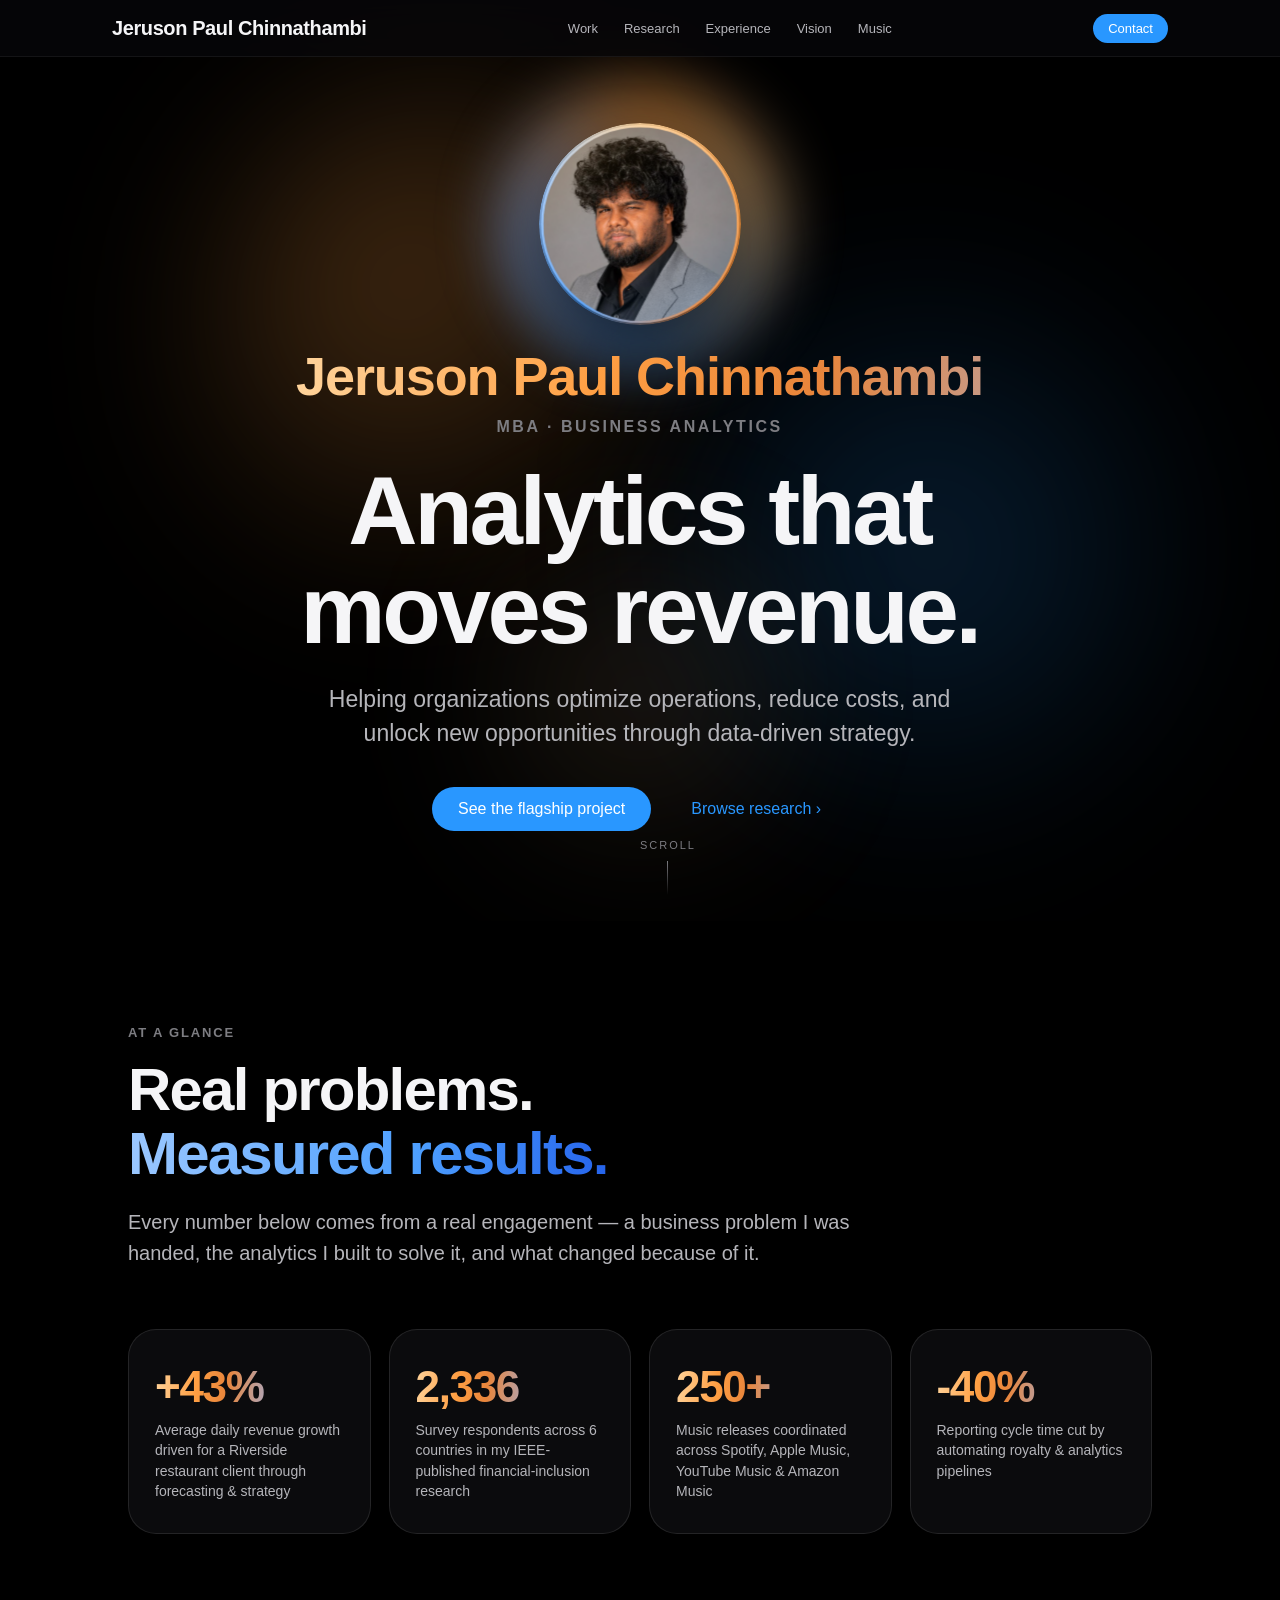
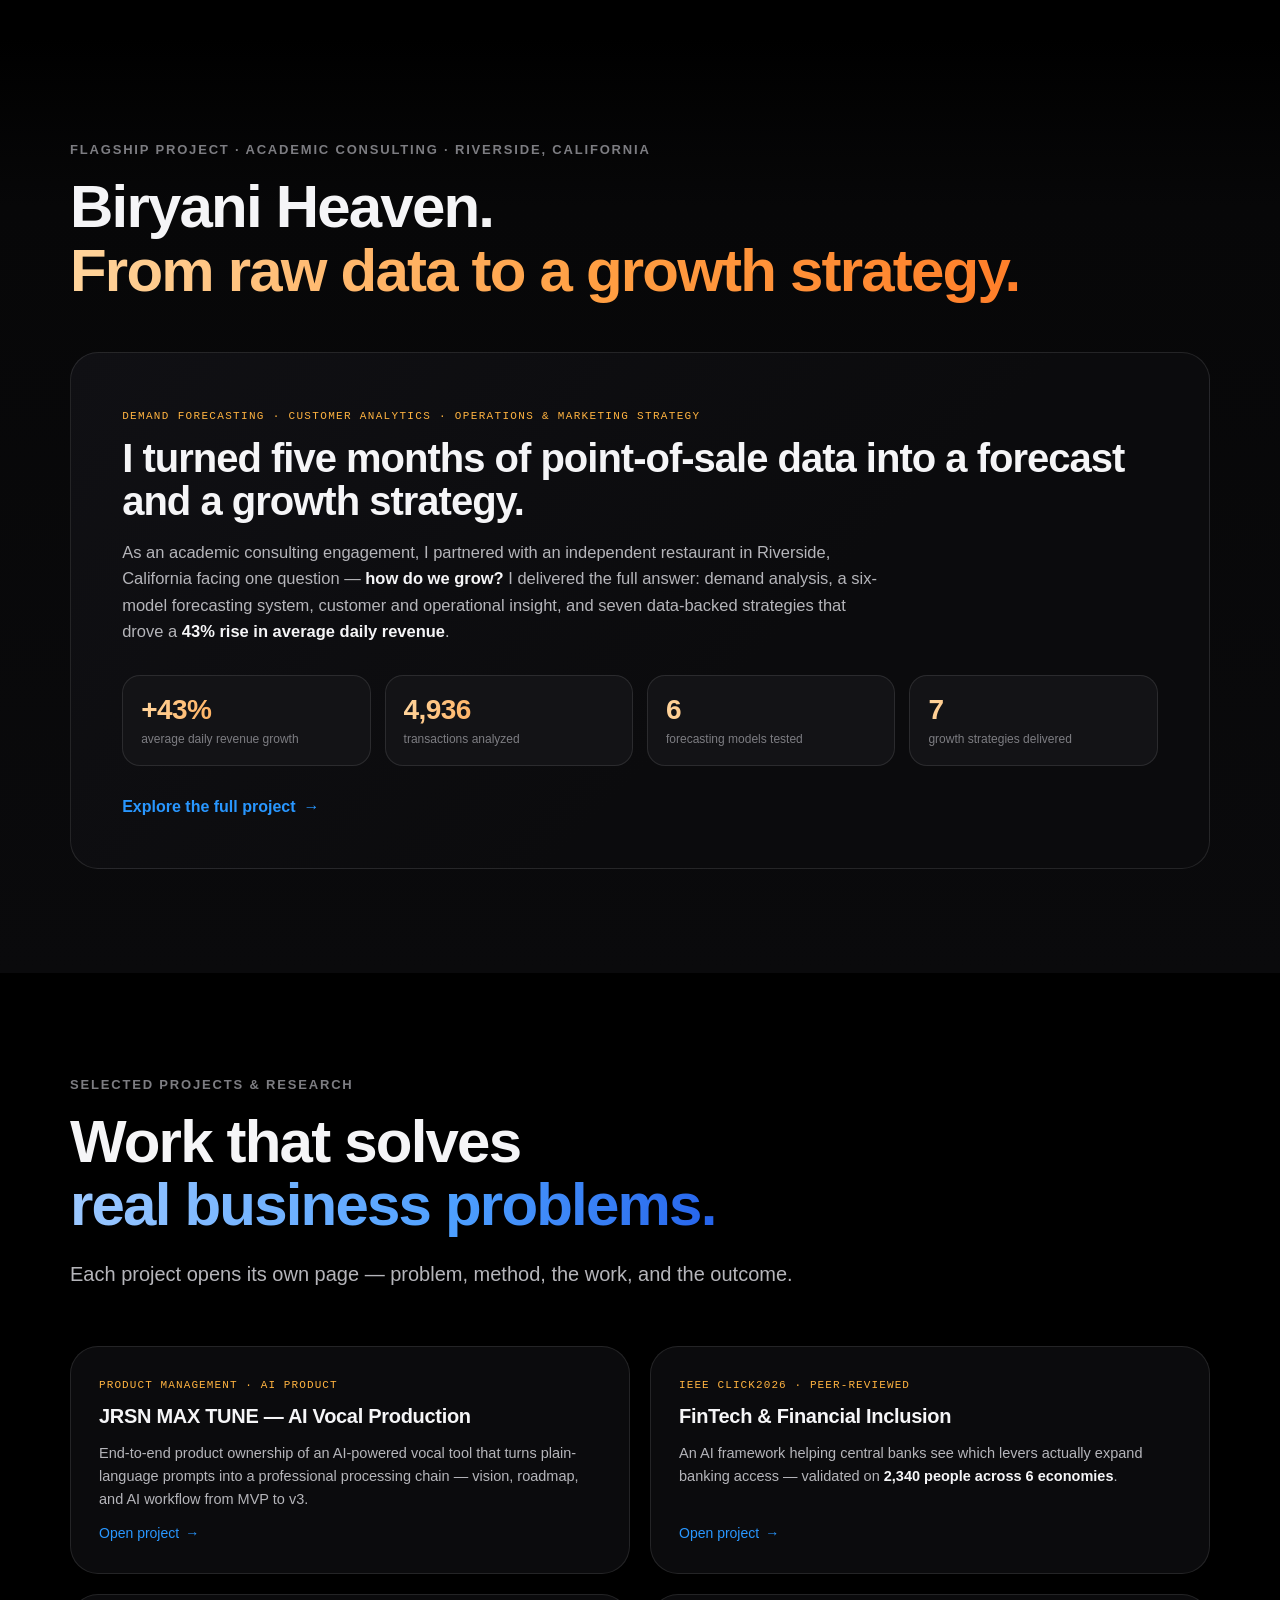
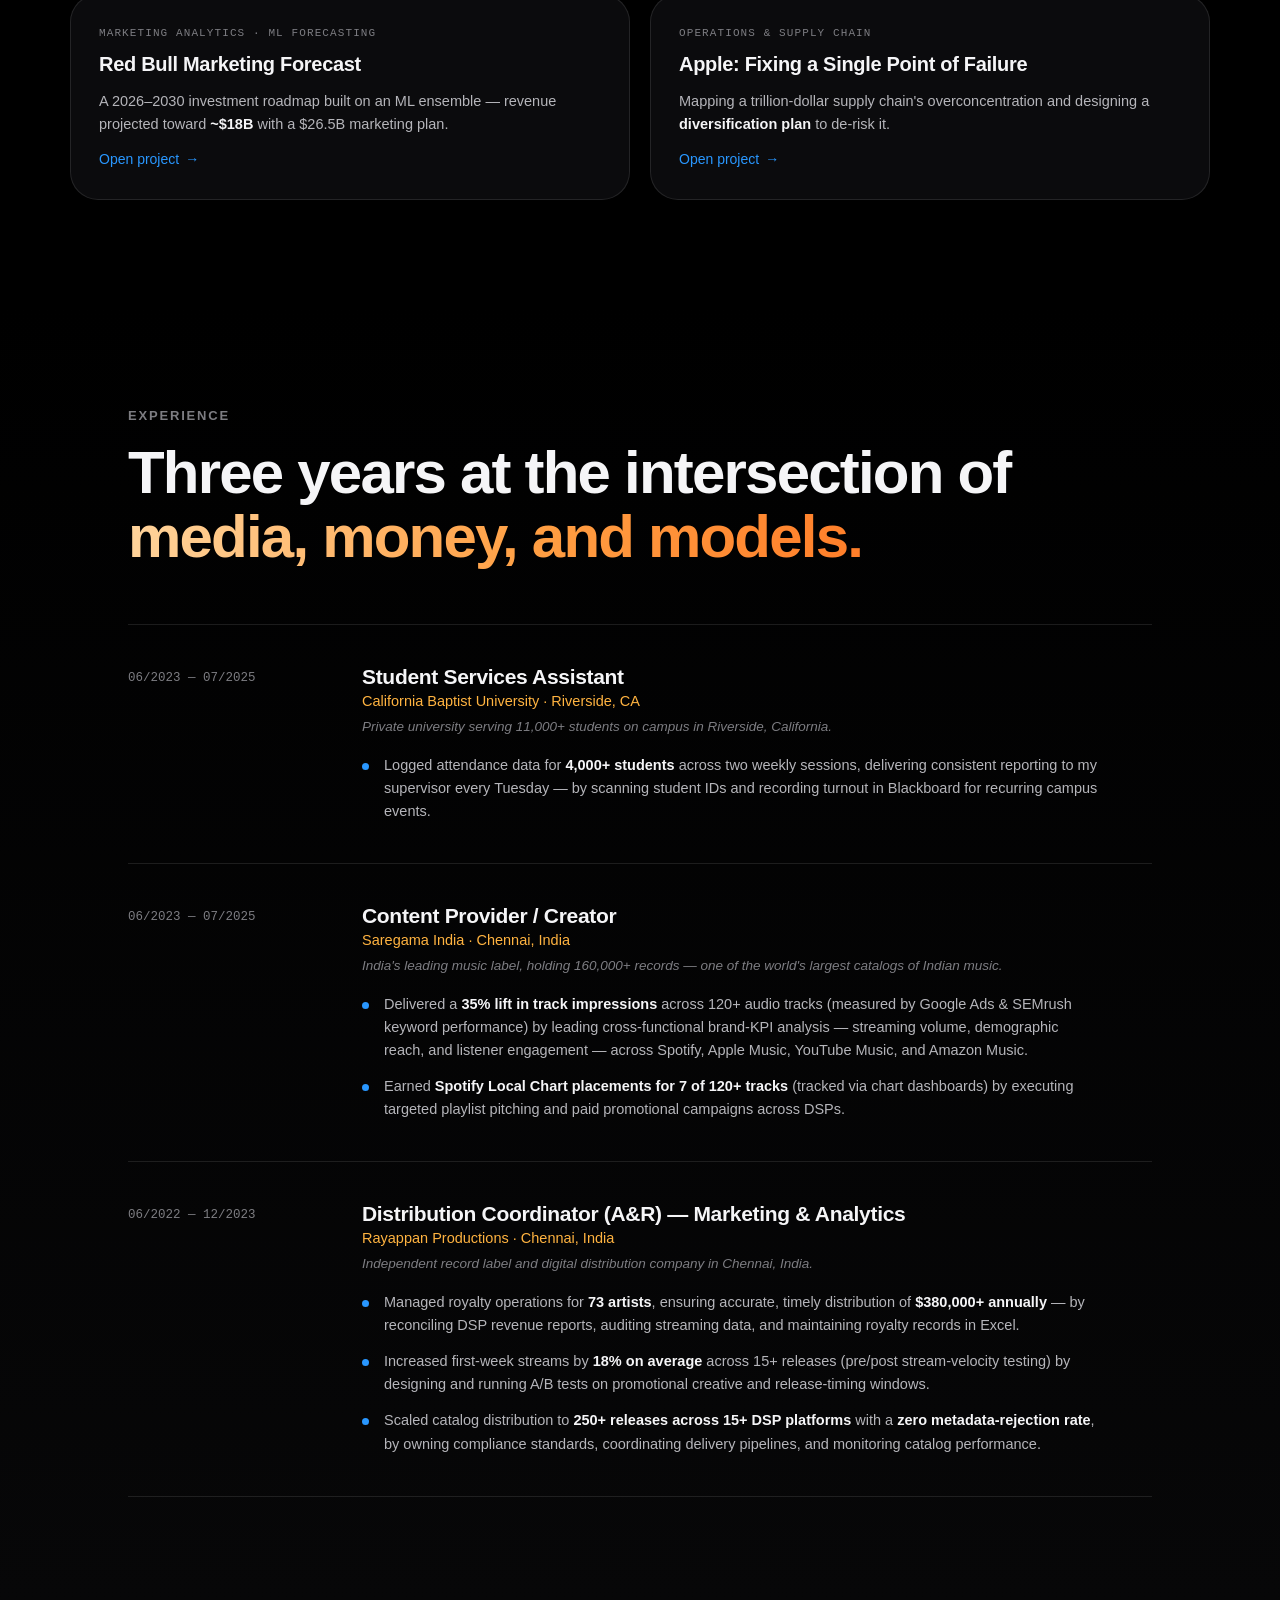
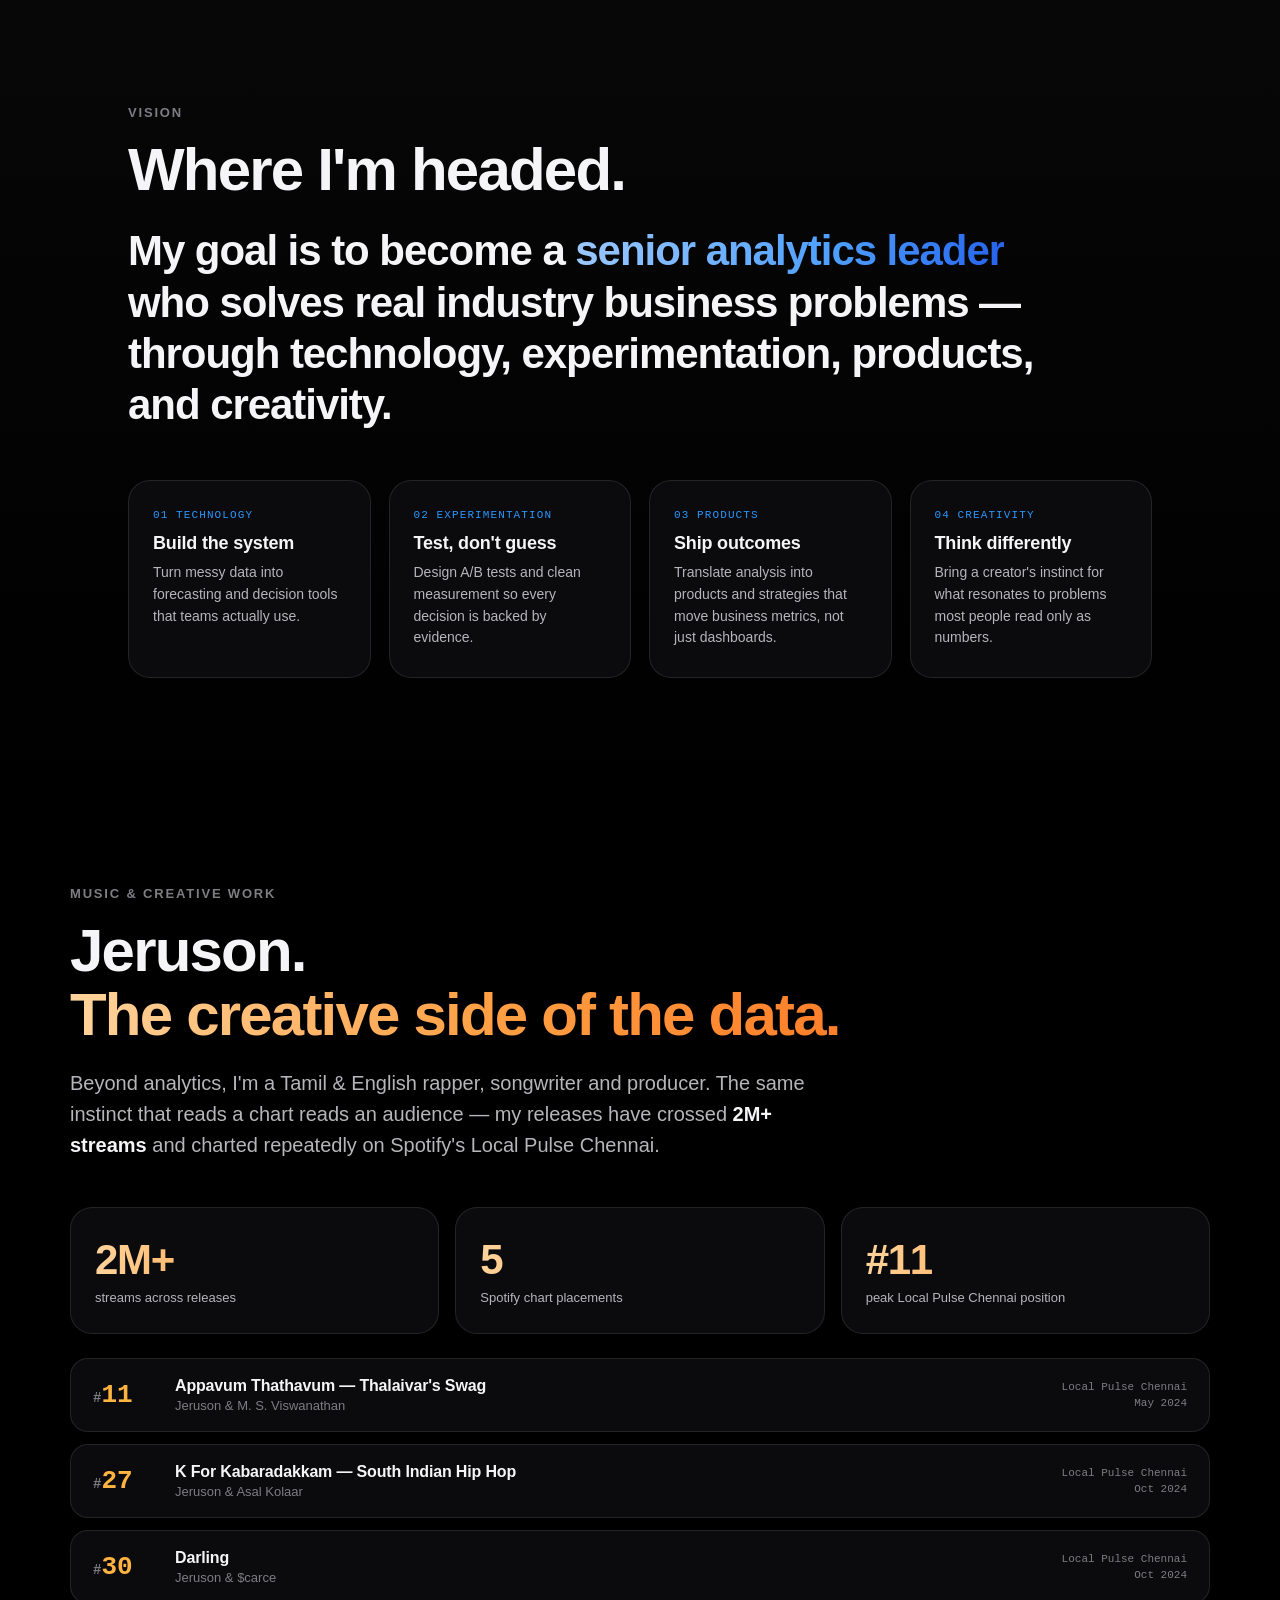
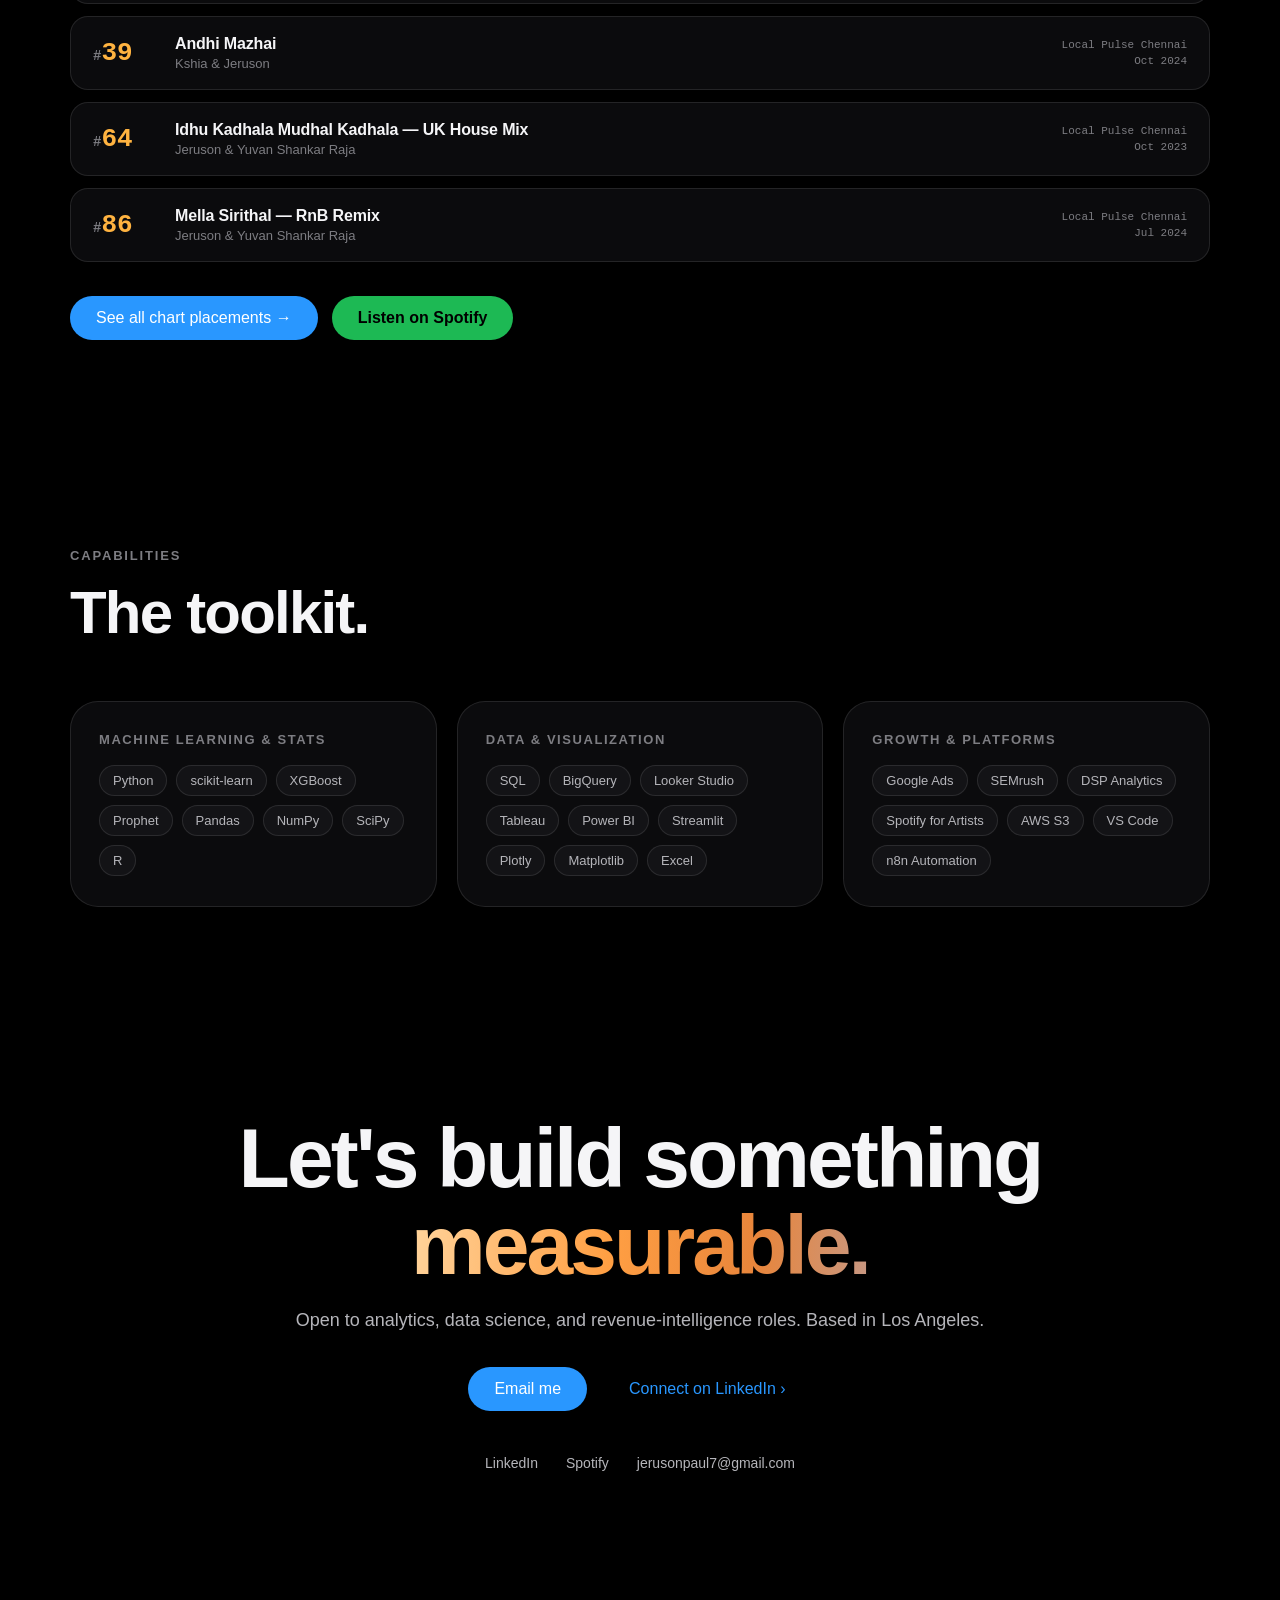
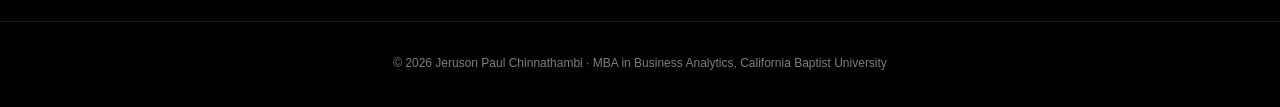
<file: index.html>
<!DOCTYPE html>
<html lang="en">
<head>
<meta charset="UTF-8">
<meta name="viewport" content="width=device-width, initial-scale=1.0">
<title>Jeruson Paul Chinnathambi - Business Analytics</title>
<meta name="description" content="Jeruson Paul Chinnathambi - business analytics professional. ML forecasting, revenue intelligence, and data-driven strategy. MBA in Business Analytics.">
<style>

:root{
  --bg:#000; --surface:#0b0b0d; --surface-2:#131316; --hairline:rgba(255,255,255,.10);
  --text:#f5f5f7; --text-2:#b5b5ba; --text-3:#7d7d82;
  --blue:#2997ff; --amber:#ffb340;
  --grad-hero:linear-gradient(96deg,#ffd49c 0%,#ff9f43 22%,#e8853b 38%,#8fb8ff 72%,#4d9fff 100%);
  --grad-warm:linear-gradient(96deg,#ffd49c,#ff9f43 55%,#ff7e29);
  --grad-cool:linear-gradient(96deg,#9cc8ff,#4d9fff 60%,#2563eb);
  --grad-mint:linear-gradient(96deg,#a8f0d4,#3ddc97 60%,#16a37a);
  --radius:28px;
  --font:-apple-system,BlinkMacSystemFont,"SF Pro Display","SF Pro Text","Helvetica Neue",Inter,Segoe UI,Roboto,sans-serif;
  --mono:"SF Mono",ui-monospace,SFMono-Regular,Menlo,Consolas,monospace;
}
*{margin:0;padding:0;box-sizing:border-box}
html{scroll-behavior:smooth}
body{background:var(--bg);color:var(--text);font-family:var(--font);-webkit-font-smoothing:antialiased;text-rendering:optimizeLegibility;overflow-x:hidden}
a{color:inherit;text-decoration:none}
img,svg{display:block;max-width:100%}
::selection{background:rgba(41,151,255,.35)}

/* nav */
.nav{position:fixed;top:0;left:0;right:0;z-index:100;backdrop-filter:saturate(180%) blur(20px);-webkit-backdrop-filter:saturate(180%) blur(20px);background:rgba(8,8,10,.72);border-bottom:1px solid rgba(255,255,255,.06)}
.nav-inner{max-width:1100px;margin:0 auto;height:56px;display:flex;align-items:center;justify-content:space-between;padding:0 22px;gap:18px}
.nav .brand{font-size:20px;font-weight:700;letter-spacing:-.02em;white-space:nowrap}
.nav .brand .dot{color:var(--blue)}
.nav ul{display:flex;gap:26px;list-style:none}
.nav ul a{font-size:13px;color:var(--text-2);transition:color .25s}
.nav ul a:hover{color:#fff}
.nav .cta{font-size:13px;background:var(--blue);color:#fff;padding:7px 15px;border-radius:980px;transition:background .25s;white-space:nowrap}
.nav .cta:hover{background:#52aaff}
@media(max-width:820px){.nav ul{display:none}.nav .brand{font-size:16px}}

/* generic section */
section{position:relative;padding:104px 24px}
.wrap{max-width:1024px;margin:0 auto}
.wrap-wide{max-width:1140px;margin:0 auto}
.kicker{font-size:13px;font-weight:600;letter-spacing:.14em;text-transform:uppercase;color:var(--text-3);margin-bottom:18px}
h2.head{font-size:clamp(34px,5.2vw,60px);font-weight:700;letter-spacing:-.03em;line-height:1.06}
.grad-warm{background:var(--grad-warm);-webkit-background-clip:text;background-clip:text;color:transparent}
.grad-cool{background:var(--grad-cool);-webkit-background-clip:text;background-clip:text;color:transparent}
.grad-mint{background:var(--grad-mint);-webkit-background-clip:text;background-clip:text;color:transparent}
.lede{font-size:clamp(17px,2vw,20px);color:var(--text-2);line-height:1.55;max-width:760px;margin-top:22px}
.lede strong{color:var(--text);font-weight:600}

/* reveal */
.rv{opacity:0;transform:translateY(46px);transition:opacity 1s cubic-bezier(.22,1,.36,1),transform 1s cubic-bezier(.22,1,.36,1)}
.rv.in{opacity:1;transform:none}
.rv-d1{transition-delay:.1s}.rv-d2{transition-delay:.2s}.rv-d3{transition-delay:.3s}

/* buttons */
.btn{display:inline-flex;align-items:center;gap:8px;font-size:16px;font-weight:500;padding:13px 26px;border-radius:980px;transition:transform .3s cubic-bezier(.22,1,.36,1),background .25s,box-shadow .3s}
.btn-fill{background:var(--blue);color:#fff}
.btn-fill:hover{background:#52aaff;transform:translateY(-2px);box-shadow:0 10px 34px rgba(41,151,255,.35)}
.btn-ghost{color:var(--blue)}
.btn-ghost:hover{text-decoration:underline}

/* ============ HOME HERO ============ */
.hero{position:relative;min-height:100svh;display:flex;align-items:center;justify-content:center;text-align:center;overflow:hidden;padding:130px 24px 90px}
.hero-glow{position:absolute;inset:0;pointer-events:none}
.hero-glow .orb{position:absolute;border-radius:50%;filter:blur(90px);opacity:.55;will-change:transform}
.orb-a{width:560px;height:560px;background:radial-gradient(circle at 35% 35%,rgba(255,159,67,.55),transparent 65%);top:8%;left:50%;margin-left:-440px;animation:drift1 14s ease-in-out infinite alternate}
.orb-b{width:620px;height:620px;background:radial-gradient(circle at 60% 50%,rgba(41,151,255,.4),transparent 65%);top:26%;left:50%;margin-left:-80px;animation:drift2 17s ease-in-out infinite alternate}
.orb-c{width:380px;height:380px;background:radial-gradient(circle at 50% 50%,rgba(255,212,156,.35),transparent 65%);bottom:4%;left:50%;margin-left:-190px;animation:drift3 12s ease-in-out infinite alternate}
@keyframes drift1{from{transform:translate(0,0) scale(1)}to{transform:translate(70px,40px) scale(1.12)}}
@keyframes drift2{from{transform:translate(0,0) scale(1.05)}to{transform:translate(-60px,-50px) scale(.95)}}
@keyframes drift3{from{transform:translate(0,0)}to{transform:translate(40px,-60px) scale(1.1)}}
.hero-content{position:relative;z-index:2;max-width:1000px}
.hero .name{font-size:clamp(27px,4.6vw,54px);font-weight:700;letter-spacing:-.02em;line-height:1.04;opacity:0;animation:riseIn 1s .12s cubic-bezier(.22,1,.36,1) forwards}
.hero .name .grad{background:var(--grad-hero);-webkit-background-clip:text;background-clip:text;color:transparent;background-size:200% 100%;animation:gradShift 9s ease-in-out infinite alternate}
.hero .role{font-size:clamp(13px,1.5vw,16px);font-weight:600;letter-spacing:.16em;text-transform:uppercase;color:var(--text-3);margin-top:14px;opacity:0;animation:riseIn 1s .3s cubic-bezier(.22,1,.36,1) forwards}
.hero h1{font-size:clamp(44px,8vw,96px);line-height:1.03;font-weight:700;letter-spacing:-.035em;margin:26px 0 0;opacity:0;animation:riseIn 1.1s .46s cubic-bezier(.22,1,.36,1) forwards}
.hero h1 .grad{background:var(--grad-hero);-webkit-background-clip:text;background-clip:text;color:transparent;background-size:200% 100%;animation:gradShift 9s ease-in-out infinite alternate}
@keyframes gradShift{from{background-position:0% 50%}to{background-position:100% 50%}}
.hero .sub{font-size:clamp(18px,2.3vw,23px);color:var(--text-2);max-width:680px;margin:22px auto 0;line-height:1.5;opacity:0;animation:riseIn 1.1s .62s cubic-bezier(.22,1,.36,1) forwards}
.hero .actions{margin-top:36px;display:flex;gap:14px;justify-content:center;flex-wrap:wrap;opacity:0;animation:riseIn 1.1s .8s cubic-bezier(.22,1,.36,1) forwards}
@keyframes riseIn{from{opacity:0;transform:translateY(34px)}to{opacity:1;transform:translateY(0)}}
.scroll-hint{position:absolute;bottom:26px;left:50%;transform:translateX(-50%);color:var(--text-3);font-size:11px;letter-spacing:.18em;text-transform:uppercase;opacity:0;animation:riseIn 1s 1.3s forwards}
.scroll-hint::after{content:"";display:block;width:1px;height:34px;background:linear-gradient(to bottom,var(--text-3),transparent);margin:10px auto 0;animation:pulseLine 2.2s ease-in-out infinite}
@keyframes pulseLine{0%,100%{opacity:.35}50%{opacity:1}}

/* stats band */
.stats{display:grid;grid-template-columns:repeat(4,1fr);gap:18px;margin-top:60px}
.stat{background:var(--surface);border:1px solid var(--hairline);border-radius:var(--radius);padding:32px 26px;transition:transform .5s cubic-bezier(.22,1,.36,1),border-color .4s}
.stat:hover{transform:translateY(-6px);border-color:rgba(255,255,255,.22)}
.stat .num{font-size:clamp(32px,4vw,44px);font-weight:700;letter-spacing:-.03em;background:var(--grad-hero);-webkit-background-clip:text;background-clip:text;color:transparent}
.stat .lbl{font-size:14px;color:var(--text-2);margin-top:8px;line-height:1.45}
@media(max-width:880px){.stats{grid-template-columns:repeat(2,1fr)}}
@media(max-width:520px){.stats{grid-template-columns:1fr}}

/* flagship teaser (home) */
.flagship{background:linear-gradient(to bottom,#000 0%,#070708 18%,#0a0a0c 100%)}
.flag-card{margin-top:50px;background:linear-gradient(135deg,#101014,#0b0b0d 60%);border:1px solid var(--hairline);border-radius:var(--radius);padding:clamp(28px,4vw,52px);overflow:hidden;position:relative;transition:border-color .4s,box-shadow .55s,transform .55s cubic-bezier(.22,1,.36,1);display:block}
.flag-card:hover{border-color:rgba(255,255,255,.2);box-shadow:0 28px 70px rgba(0,0,0,.55);transform:translateY(-6px)}
.flag-tag{font-family:var(--mono);font-size:11px;letter-spacing:.12em;text-transform:uppercase;color:var(--amber)}
.flag-card h3{font-size:clamp(26px,3.4vw,40px);font-weight:700;letter-spacing:-.025em;line-height:1.08;margin:14px 0 16px}
.flag-card p{font-size:16.5px;line-height:1.6;color:var(--text-2);max-width:760px}
.flag-card p strong{color:var(--text);font-weight:600}
.flag-mini{display:grid;grid-template-columns:repeat(4,1fr);gap:14px;margin:30px 0 8px}
.flag-mini .m{background:var(--surface-2);border:1px solid var(--hairline);border-radius:18px;padding:18px}
.flag-mini .v{font-size:clamp(20px,2.4vw,28px);font-weight:700;letter-spacing:-.02em}
.flag-mini .v.warm{background:var(--grad-warm);-webkit-background-clip:text;background-clip:text;color:transparent}
.flag-mini .k{font-size:12px;color:var(--text-3);margin-top:5px;line-height:1.4}
.flag-open{margin-top:24px;display:inline-flex;align-items:center;gap:8px;color:var(--blue);font-weight:600;font-size:16px}
.flag-open .arr{transition:transform .35s cubic-bezier(.22,1,.36,1)}
.flag-card:hover .flag-open .arr{transform:translateX(5px)}
@media(max-width:760px){.flag-mini{grid-template-columns:1fr 1fr}}

/* research cards */
.cards{display:grid;grid-template-columns:repeat(3,1fr);gap:20px;margin-top:56px}
.card{background:var(--surface);border:1px solid var(--hairline);border-radius:var(--radius);padding:32px 28px;display:flex;flex-direction:column;gap:13px;transition:transform .55s cubic-bezier(.22,1,.36,1),border-color .4s,box-shadow .55s;position:relative;overflow:hidden}
.card::before{content:"";position:absolute;top:0;left:0;right:0;height:1px;background:linear-gradient(90deg,transparent,rgba(255,255,255,.35),transparent);opacity:0;transition:opacity .5s}
.card:hover{transform:translateY(-8px);border-color:rgba(255,255,255,.2);box-shadow:0 24px 60px rgba(0,0,0,.55)}
.card:hover::before{opacity:1}
.card .tag{font-family:var(--mono);font-size:11px;letter-spacing:.1em;text-transform:uppercase;color:var(--text-3)}
.card .tag.hl{color:var(--amber)}
.card h4{font-size:20px;font-weight:700;letter-spacing:-.015em;line-height:1.25}
.card p{font-size:14.5px;line-height:1.58;color:var(--text-2);flex:1}
.card p strong{color:var(--text);font-weight:600}
.card .open{font-size:14px;color:var(--blue);font-weight:500;display:inline-flex;align-items:center;gap:6px;margin-top:2px}
.card .open .arr{transition:transform .35s cubic-bezier(.22,1,.36,1)}
.card:hover .open .arr{transform:translateX(4px)}
@media(max-width:860px){.cards{grid-template-columns:1fr}}

/* experience */
.xp{margin-top:56px;display:flex;flex-direction:column}
.xp-item{display:grid;grid-template-columns:200px 1fr;gap:34px;padding:40px 0;border-top:1px solid var(--hairline)}
.xp-item:last-child{border-bottom:1px solid var(--hairline)}
.xp-when{font-family:var(--mono);font-size:12.5px;color:var(--text-3);padding-top:6px}
.xp-role{font-size:21px;font-weight:700;letter-spacing:-.015em}
.xp-org{font-size:14.5px;color:var(--amber);margin-top:4px;font-weight:500}
.xp-body{font-size:15px;color:var(--text-2);line-height:1.65;margin-top:14px;max-width:680px}
.xp-body strong{color:var(--text);font-weight:600}
@media(max-width:700px){.xp-item{grid-template-columns:1fr;gap:8px}}

/* skills */
.skill-groups{display:grid;grid-template-columns:repeat(3,1fr);gap:20px;margin-top:56px}
.sg{background:var(--surface);border:1px solid var(--hairline);border-radius:var(--radius);padding:30px 28px}
.sg h5{font-size:13px;letter-spacing:.12em;text-transform:uppercase;color:var(--text-3);margin-bottom:18px;font-weight:600}
.sg ul{list-style:none;display:flex;flex-wrap:wrap;gap:9px}
.sg li{font-size:13px;color:var(--text-2);background:var(--surface-2);border:1px solid var(--hairline);padding:7px 13px;border-radius:980px}
@media(max-width:860px){.skill-groups{grid-template-columns:1fr 1fr}}
@media(max-width:540px){.skill-groups{grid-template-columns:1fr}}

/* contact */
.contact{text-align:center;padding-bottom:150px}
.contact h2{font-size:clamp(42px,7vw,84px);font-weight:700;letter-spacing:-.035em;line-height:1.04}
.contact h2 .grad{background:var(--grad-hero);-webkit-background-clip:text;background-clip:text;color:transparent;background-size:200% 100%;animation:gradShift 9s ease-in-out infinite alternate}
.contact .sub{font-size:18px;color:var(--text-2);margin-top:20px}
.contact .actions{margin-top:36px;display:flex;gap:16px;justify-content:center;flex-wrap:wrap}
.contact .links{margin-top:44px;display:flex;gap:28px;justify-content:center;flex-wrap:wrap;font-size:14px;color:var(--text-3)}
.contact .links a{color:var(--text-2);transition:color .25s}
.contact .links a:hover{color:#fff}

footer{border-top:1px solid var(--hairline);padding:34px 24px;text-align:center;font-size:12px;color:var(--text-3)}

/* ===================== PROJECT PAGE ===================== */
.phero{position:relative;min-height:88svh;display:flex;align-items:center;overflow:hidden;padding:150px 24px 90px}
.phero-glow{position:absolute;inset:0;pointer-events:none}
.phero-glow .o{position:absolute;border-radius:50%;filter:blur(100px);opacity:.5}
.phero-content{position:relative;z-index:2;max-width:1024px;margin:0 auto;width:100%}
.back-link{display:inline-flex;align-items:center;gap:7px;font-size:13px;color:var(--text-3);margin-bottom:26px;transition:color .25s}
.back-link:hover{color:#fff}
.phero .ptag{font-family:var(--mono);font-size:12px;letter-spacing:.14em;text-transform:uppercase;color:var(--text-2);margin-bottom:20px}
.phero h1{font-size:clamp(40px,7vw,82px);font-weight:700;letter-spacing:-.035em;line-height:1.02}
.phero .psub{font-size:clamp(18px,2.2vw,22px);color:var(--text-2);line-height:1.5;max-width:760px;margin-top:24px}
.phero .psub strong{color:var(--text);font-weight:600}
.phero .pactions{margin-top:34px;display:flex;gap:14px;flex-wrap:wrap}

/* exec KPI strip */
.kpis{display:grid;grid-template-columns:repeat(5,1fr);gap:14px;margin-top:54px}
.kpi{background:var(--surface);border:1px solid var(--hairline);border-radius:22px;padding:24px 20px}
.kpi .v{font-size:clamp(24px,2.7vw,32px);font-weight:700;letter-spacing:-.025em}
.kpi .v.warm{background:var(--grad-warm);-webkit-background-clip:text;background-clip:text;color:transparent}
.kpi .v.cool{background:var(--grad-cool);-webkit-background-clip:text;background-clip:text;color:transparent}
.kpi .v.mint{background:var(--grad-mint);-webkit-background-clip:text;background-clip:text;color:transparent}
.kpi .k{font-size:12px;color:var(--text-3);margin-top:6px;line-height:1.4}
@media(max-width:920px){.kpis{grid-template-columns:repeat(3,1fr)}}
@media(max-width:560px){.kpis{grid-template-columns:1fr 1fr}}

/* section heading w/ index */
.sec-head{display:flex;align-items:baseline;gap:16px;margin-bottom:8px}
.sec-head .ix{font-family:var(--mono);font-size:13px;color:var(--blue);letter-spacing:.08em}
h2.sec-title{font-size:clamp(28px,4vw,46px);font-weight:700;letter-spacing:-.025em;line-height:1.08}
.sec-body{font-size:17px;line-height:1.68;color:var(--text-2);max-width:820px;margin-top:20px}
.sec-body strong{color:var(--text);font-weight:600}
.sec-body + .sec-body{margin-top:16px}

/* problem/action/result blocks */
.par{display:grid;grid-template-columns:120px 1fr;gap:16px;margin-top:30px;max-width:880px}
.par .lab{font-family:var(--mono);font-size:11px;letter-spacing:.12em;text-transform:uppercase;padding-top:4px}
.par .lab.p{color:#ff8a8a}.par .lab.a{color:var(--blue)}.par .lab.r{color:#3ddc97}
.par .tx{font-size:16.5px;line-height:1.62;color:var(--text-2)}
.par .tx strong{color:var(--text);font-weight:600}
@media(max-width:560px){.par{grid-template-columns:1fr;gap:5px}.par .tx{margin-bottom:8px}}

/* numbered steps (methodology) */
.steps{margin-top:36px;display:flex;flex-direction:column;gap:2px;counter-reset:st}
.step{display:grid;grid-template-columns:62px 1fr;gap:20px;padding:26px 0;border-top:1px solid var(--hairline)}
.step:last-child{border-bottom:1px solid var(--hairline)}
.step .n{counter-increment:st;font-family:var(--mono);font-size:13px;color:var(--text-3)}
.step .n::before{content:counter(st,decimal-leading-zero)}
.step h4{font-size:18px;font-weight:600;letter-spacing:-.01em}
.step p{font-size:15px;line-height:1.6;color:var(--text-2);margin-top:8px;max-width:720px}
.step p strong{color:var(--text);font-weight:600}

/* panel wrapper for visuals */
.viz{margin-top:40px;background:var(--surface-2);border:1px solid var(--hairline);border-radius:24px;padding:30px clamp(16px,3vw,32px)}
.viz-title{font-size:13px;font-weight:600;letter-spacing:.1em;text-transform:uppercase;color:var(--text-3);margin-bottom:24px;display:flex;justify-content:space-between;flex-wrap:wrap;gap:8px}
.viz-title em{font-style:normal;color:var(--text-2);font-family:var(--mono);font-size:12px;text-transform:none;letter-spacing:0}

/* pipeline svg */
.pipe{width:100%;height:auto}
.pn{fill:#16161a;stroke:rgba(255,255,255,.14);stroke-width:1}
.pn.accent{stroke:rgba(255,179,64,.5)}
.pl{fill:#f5f5f7;font-family:var(--font);font-size:12.5px;font-weight:600}
.ps{fill:#86868b;font-family:var(--mono);font-size:9px}
.pln{stroke:rgba(255,255,255,.16);stroke-width:1.6;fill:none}
.pcap{font-size:13px;color:var(--text-3);margin-top:18px;text-align:center;line-height:1.5}

/* horizontal bars */
.hbars{display:flex;flex-direction:column;gap:15px}
.hbar-row{display:grid;grid-template-columns:minmax(120px,210px) 1fr 70px;gap:14px;align-items:center}
.hbar-name{font-size:14px;color:var(--text-2)}
.hbar-name.win{color:var(--text);font-weight:600}
.hbar-track{height:14px;background:#1a1a1e;border-radius:980px;overflow:hidden;border:1px solid var(--hairline)}
.hbar-fill{height:100%;width:0%;border-radius:980px;background:linear-gradient(90deg,#1d3a5f,#2997ff);transition:width 1.4s cubic-bezier(.22,1,.36,1)}
.hbar-fill.win{background:var(--grad-warm)}
.hbar-fill.neg{background:repeating-linear-gradient(135deg,#3a2026 0 6px,#241317 6px 12px)}
.hbar-fill.mint{background:var(--grad-mint)}
.hbar-val{font-family:var(--mono);font-size:13px;color:var(--text-2);text-align:right}
.hbar-val.win{color:var(--amber)}
@media(max-width:600px){.hbar-row{grid-template-columns:96px 1fr 56px}.hbar-name{font-size:12px}}

/* vertical bars */
.vbars{display:grid;grid-auto-flow:column;grid-auto-columns:1fr;gap:12px;align-items:end;height:250px}
.vcol{display:flex;flex-direction:column;justify-content:flex-end;height:100%;text-align:center}
.vbar{position:relative;border-radius:12px 12px 6px 6px;height:0%;transition:height 1.4s cubic-bezier(.22,1,.36,1);background:linear-gradient(to top,#1d3a5f,#2997ff)}
.vbar.warm{background:linear-gradient(to top,#7a4a14,#ffb340)}
.vbar.mint{background:linear-gradient(to top,#14573b,#3ddc97)}
.vbar.muted{background:linear-gradient(to top,#2c2c30,#5b5b63)}
.vbar.closed{background:repeating-linear-gradient(135deg,#232326 0 6px,#1a1a1d 6px 12px);border:1px dashed rgba(255,255,255,.15)}
.vbar .v{position:absolute;top:-24px;left:50%;transform:translateX(-50%);font-family:var(--mono);font-size:11px;color:var(--text-2);white-space:nowrap;opacity:0;transition:opacity .6s .9s}
.vbars.play .vbar .v{opacity:1}
.vlbl{font-size:11.5px;color:var(--text-3);margin-top:11px}
@media(max-width:560px){.vbars{gap:6px}.vbar .v{font-size:9px}}

/* two-state (before/after) grouped bars */
.region{display:flex;flex-direction:column;gap:16px}
.rg-row{display:grid;grid-template-columns:140px 1fr;gap:16px;align-items:center}
.rg-name{font-size:14px;color:var(--text-2)}
.rg-bars{display:flex;flex-direction:column;gap:7px}
.rg-bar{height:13px;border-radius:980px;position:relative;overflow:hidden;background:#1a1a1e;border:1px solid var(--hairline)}
.rg-fill{position:absolute;left:0;top:0;bottom:0;width:0%;border-radius:980px;transition:width 1.4s cubic-bezier(.22,1,.36,1)}
.rg-fill.now{background:linear-gradient(90deg,#5a2630,#ff6b6b)}
.rg-fill.rec{background:var(--grad-mint)}
.rg-tag{font-family:var(--mono);font-size:9.5px;color:var(--text-3);position:absolute;right:8px;top:50%;transform:translateY(-50%)}
.rg-legend{display:flex;gap:20px;margin-bottom:20px;font-size:12px;color:var(--text-3)}
.rg-legend span{display:inline-flex;align-items:center;gap:7px}
.rg-legend i{width:11px;height:11px;border-radius:3px;display:inline-block}
@media(max-width:560px){.rg-row{grid-template-columns:84px 1fr}}

/* donut */
.donut-wrap{display:flex;gap:36px;align-items:center;flex-wrap:wrap;justify-content:center}
.donut{flex:0 0 auto}
.donut circle{fill:none;stroke-width:26;stroke-dashoffset:0;transition:stroke-dasharray 1.5s cubic-bezier(.22,1,.36,1)}
.donut-legend{display:flex;flex-direction:column;gap:14px;min-width:230px}
.dl{display:flex;align-items:center;gap:12px;font-size:14px;color:var(--text-2)}
.dl i{width:13px;height:13px;border-radius:4px;flex:0 0 auto}
.dl b{color:var(--text);font-weight:600;margin-left:auto;font-family:var(--mono);font-size:13px}

/* line chart draw-on */
.linechart{width:100%;height:auto}
.lc-line{fill:none;stroke-width:2.5;stroke-dasharray:1;stroke-dashoffset:1;transition:stroke-dashoffset 2s ease}
.lc-line.in{stroke-dashoffset:0}
.lc-area{opacity:0;transition:opacity 1.2s ease .6s}
.lc-area.in{opacity:.16}
.lc-axis{stroke:rgba(255,255,255,.12);stroke-width:1}
.lc-txt{fill:#7d7d82;font-family:var(--mono);font-size:10px}
.lc-dot{opacity:0;transition:opacity .5s}
.lc-dot.in{opacity:1}

/* insight / reco cards */
.icards{display:grid;grid-template-columns:1fr 1fr;gap:16px;margin-top:36px}
.ic{background:var(--surface);border:1px solid var(--hairline);border-radius:20px;padding:26px;transition:border-color .4s,transform .5s cubic-bezier(.22,1,.36,1)}
.ic:hover{border-color:rgba(255,255,255,.2);transform:translateY(-4px)}
.ic .ic-n{font-family:var(--mono);font-size:11px;color:var(--blue);letter-spacing:.1em}
.ic h4{font-size:18px;font-weight:600;margin:10px 0 8px;letter-spacing:-.01em}
.ic p{font-size:14.5px;line-height:1.58;color:var(--text-2)}
.ic p strong{color:var(--text);font-weight:600}
@media(max-width:680px){.icards{grid-template-columns:1fr}}

/* impact band */
.impact{background:linear-gradient(135deg,#0c0c0f,#0a0a0c);border:1px solid var(--hairline);border-radius:var(--radius);padding:clamp(30px,5vw,56px);margin-top:40px;text-align:center}
.impact .big{font-size:clamp(44px,8vw,88px);font-weight:700;letter-spacing:-.04em;line-height:1;background:var(--grad-warm);-webkit-background-clip:text;background-clip:text;color:transparent}
.impact .big.mint{background:var(--grad-mint);-webkit-background-clip:text;background-clip:text;color:transparent}
.impact .cap{font-size:17px;color:var(--text-2);margin-top:18px;max-width:680px;margin-left:auto;margin-right:auto;line-height:1.6}
.impact .cap strong{color:var(--text);font-weight:600}

/* tools chips */
.tools{display:flex;flex-wrap:wrap;gap:10px;margin-top:28px}
.tool{font-family:var(--mono);font-size:12px;color:var(--text-2);background:var(--surface-2);border:1px solid var(--hairline);padding:8px 14px;border-radius:980px}

/* prev/next project nav */
.pnav{border-top:1px solid var(--hairline);display:grid;grid-template-columns:1fr 1fr}
.pnav a{padding:46px 24px;transition:background .3s}
.pnav a:hover{background:#0c0c0f}
.pnav a.next{text-align:right;border-left:1px solid var(--hairline)}
.pnav .dir{font-family:var(--mono);font-size:11px;letter-spacing:.12em;text-transform:uppercase;color:var(--text-3)}
.pnav .ttl{font-size:19px;font-weight:600;margin-top:8px;letter-spacing:-.015em;color:var(--text)}
.pnav-wrap{max-width:1024px;margin:0 auto}
@media(max-width:560px){.pnav{grid-template-columns:1fr}.pnav a.next{border-left:0;border-top:1px solid var(--hairline);text-align:left}}

/* experience detail */
.xp-desc{font-size:13.5px;color:var(--text-3);margin-top:8px;font-style:italic;line-height:1.5;max-width:680px}
.xp-list{margin-top:16px;display:flex;flex-direction:column;gap:13px;max-width:740px;list-style:none}
.xp-list li{position:relative;padding-left:22px;font-size:14.5px;line-height:1.6;color:var(--text-2)}
.xp-list li::before{content:"";position:absolute;left:0;top:9px;width:7px;height:7px;border-radius:50%;background:var(--blue)}
.xp-list li strong{color:var(--text);font-weight:600}

/* vision */
.vision{background:linear-gradient(to bottom,#070708,#000)}
.vision .vstate{font-size:clamp(24px,3.4vw,42px);font-weight:700;letter-spacing:-.025em;line-height:1.22;max-width:920px;margin-top:24px}
.pillars{display:grid;grid-template-columns:repeat(4,1fr);gap:18px;margin-top:50px}
.pillar{background:var(--surface);border:1px solid var(--hairline);border-radius:22px;padding:28px 24px;transition:transform .5s cubic-bezier(.22,1,.36,1),border-color .4s}
.pillar:hover{transform:translateY(-6px);border-color:rgba(255,255,255,.2)}
.pillar .pi{font-family:var(--mono);font-size:11px;letter-spacing:.1em;text-transform:uppercase;color:var(--blue)}
.pillar h4{font-size:18px;font-weight:600;margin:12px 0 8px;letter-spacing:-.01em}
.pillar p{font-size:14px;color:var(--text-2);line-height:1.55}
@media(max-width:880px){.pillars{grid-template-columns:1fr 1fr}}
@media(max-width:520px){.pillars{grid-template-columns:1fr}}

/* music */
.music-stats{display:grid;grid-template-columns:repeat(3,1fr);gap:16px;margin-top:46px}
.mstat{background:var(--surface);border:1px solid var(--hairline);border-radius:22px;padding:28px 24px}
.mstat .v{font-size:clamp(30px,4vw,42px);font-weight:700;letter-spacing:-.03em;background:var(--grad-warm);-webkit-background-clip:text;background-clip:text;color:transparent}
.mstat .k{font-size:13px;color:var(--text-2);margin-top:6px}
.charts{margin-top:24px;display:flex;flex-direction:column;gap:12px}
.chart-row{display:grid;grid-template-columns:64px 1fr auto;gap:18px;align-items:center;background:var(--surface);border:1px solid var(--hairline);border-radius:18px;padding:18px 22px;transition:border-color .4s,transform .5s cubic-bezier(.22,1,.36,1)}
.chart-row:hover{border-color:rgba(255,179,64,.4);transform:translateX(4px)}
.chart-rank{font-family:var(--mono);font-size:26px;font-weight:700;color:var(--amber);line-height:1}
.chart-rank span{font-size:14px;color:var(--text-3)}
.chart-info .t{font-size:16px;font-weight:600;letter-spacing:-.01em}
.chart-info .c{font-size:13px;color:var(--text-3);margin-top:3px}
.chart-meta{font-family:var(--mono);font-size:11px;color:var(--text-3);text-align:right;white-space:nowrap;line-height:1.5}
@media(max-width:600px){.chart-row{grid-template-columns:48px 1fr}.chart-meta{display:none}.music-stats{grid-template-columns:1fr}}

/* music gallery (masonry) */
.gallery{column-count:2;column-gap:20px;margin-top:14px}
.gcard{break-inside:avoid;margin-bottom:20px;background:var(--surface);border:1px solid var(--hairline);border-radius:22px;overflow:hidden;transition:transform .55s cubic-bezier(.22,1,.36,1),border-color .4s,box-shadow .55s}
.gcard:hover{transform:translateY(-6px);border-color:rgba(255,179,64,.4);box-shadow:0 24px 60px rgba(0,0,0,.5)}
.gcard img{width:100%;height:auto;display:block;border-bottom:1px solid var(--hairline)}
.gcard .meta{padding:18px 20px;display:flex;align-items:center;gap:16px}
.gcard .rank{font-family:var(--mono);font-size:28px;font-weight:700;color:var(--amber);line-height:1;flex:0 0 auto}
.gcard .rank span{font-size:14px;color:var(--text-3)}
.gcard .info .t{font-size:16px;font-weight:600;letter-spacing:-.01em;line-height:1.25}
.gcard .info .c{font-size:13px;color:var(--text-3);margin-top:4px}
.gcard .info .w{font-family:var(--mono);font-size:10.5px;color:var(--text-3);margin-top:5px;letter-spacing:.04em}
@media(max-width:760px){.gallery{column-count:1}}

.feature-banner{margin-top:14px;border-radius:22px;overflow:hidden;border:1px solid var(--hairline);transition:border-color .4s}
.feature-banner:hover{border-color:rgba(255,179,64,.4)}
.feature-banner img{width:100%;height:auto;display:block}
.feature-cap{font-size:14px;color:var(--text-3);margin-top:16px;text-align:center;line-height:1.5}

.btn-spotify{background:#1db954;color:#000;font-weight:600}
.btn-spotify:hover{background:#1ed760;transform:translateY(-2px);box-shadow:0 10px 34px rgba(29,185,84,.35)}
.nav .cta.spotify{background:#1db954;color:#000}
.nav .cta.spotify:hover{background:#1ed760}
.chart-row.linked{cursor:pointer}

/* project screenshot showcase (3D) */
.shots{margin-top:40px;display:flex;flex-direction:column;gap:46px;perspective:1500px}
.shot{position:relative}
.shot .glow{position:absolute;inset:-8% -4%;border-radius:34px;background:radial-gradient(circle at 50% 42%,rgba(180,100,255,.4),rgba(41,151,255,.2) 45%,transparent 72%);filter:blur(46px);z-index:0;opacity:.85;animation:shotPulse 7s ease-in-out infinite}
.shot .frame{position:relative;z-index:1;transform-style:preserve-3d;animation:shotFloat 8s ease-in-out infinite}
.shot img{display:block;width:100%;border-radius:16px;border:1px solid rgba(255,255,255,.14);box-shadow:0 44px 100px rgba(0,0,0,.65);transition:transform .5s cubic-bezier(.22,1,.36,1)}
.shot.tl img{transform:rotateY(8deg) rotateX(3deg)}
.shot.tr img{transform:rotateY(-8deg) rotateX(3deg)}
.shot:hover img{transform:rotateY(0deg) rotateX(0deg) scale(1.015)}
.shot-cap{font-size:14px;color:var(--text-3);margin-top:18px;text-align:center;line-height:1.5}
.shot-cap strong{color:var(--text-2);font-weight:600}
@keyframes shotFloat{0%,100%{transform:translateY(0)}50%{transform:translateY(-13px)}}
@keyframes shotPulse{0%,100%{opacity:.6}50%{opacity:.95}}

/* roadmap */
.road{margin-top:36px;display:grid;grid-template-columns:repeat(4,1fr);gap:16px}
.road .r{background:var(--surface);border:1px solid var(--hairline);border-radius:20px;padding:24px 22px;transition:transform .5s cubic-bezier(.22,1,.36,1),border-color .4s}
.road .r:hover{transform:translateY(-5px);border-color:rgba(255,255,255,.2)}
.road .r .v{font-family:var(--mono);font-size:11px;letter-spacing:.1em;text-transform:uppercase;color:var(--blue)}
.road .r h4{font-size:16px;font-weight:600;margin:10px 0 10px;letter-spacing:-.01em}
.road .r ul{list-style:none;display:flex;flex-direction:column;gap:7px}
.road .r li{font-size:13px;color:var(--text-2);line-height:1.45;padding-left:14px;position:relative}
.road .r li::before{content:"";position:absolute;left:0;top:8px;width:5px;height:5px;border-radius:50%;background:var(--amber)}
@media(max-width:880px){.road{grid-template-columns:1fr 1fr}}
@media(max-width:520px){.road{grid-template-columns:1fr}}

/* sparkles */
.sparkles{position:absolute;inset:0;pointer-events:none;overflow:hidden;z-index:1}
.sparkle{position:absolute;width:3px;height:3px;border-radius:50%;background:#fff;opacity:0;box-shadow:0 0 6px 1px rgba(255,255,255,.8);animation:twinkle var(--dur,4s) ease-in-out var(--del,0s) infinite}
.sparkle.amber{background:#ffd49c;box-shadow:0 0 7px 1px rgba(255,179,64,.9)}
.sparkle.blue{background:#bcdcff;box-shadow:0 0 7px 1px rgba(41,151,255,.9)}
@keyframes twinkle{0%,100%{opacity:0;transform:scale(.4)}50%{opacity:.95;transform:scale(1.15)}}

/* hero scroll-twist wrapper (JS-driven) */
.hero-content{will-change:transform,opacity,filter;transform-origin:center 32%}

/* hero avatar (3D) */
.hero-avatar{position:relative;width:clamp(140px,17vw,188px);height:clamp(140px,17vw,188px);margin:0 auto 30px;perspective:900px;opacity:0;animation:riseIn 1s .05s cubic-bezier(.22,1,.36,1) forwards}
.ha-tilt{position:relative;width:100%;height:100%;transform-style:preserve-3d;transition:transform .25s cubic-bezier(.22,1,.36,1)}
.ha-float{position:relative;width:100%;height:100%;transform-style:preserve-3d;animation:avFloat 6s ease-in-out infinite}
.ha-glow{position:absolute;inset:-26%;border-radius:50%;background:conic-gradient(from 0deg,#ff9f43,#ffd49c,#4d9fff,#8fb8ff,#ff9f43);filter:blur(30px);opacity:.5;animation:avSpin 9s linear infinite}
.ha-ring{position:absolute;inset:-7px;border-radius:50%;background:conic-gradient(from 0deg,#ffd49c,#ff9f43,#e8853b,#4d9fff,#9cc8ff,#ffd49c);animation:avSpin 9s linear infinite;-webkit-mask:radial-gradient(farthest-side,transparent calc(100% - 6px),#000 calc(100% - 5px));mask:radial-gradient(farthest-side,transparent calc(100% - 6px),#000 calc(100% - 5px))}
.ha-photo{position:absolute;inset:0;border-radius:50%;overflow:hidden;border:2px solid rgba(255,255,255,.14);box-shadow:0 22px 55px rgba(0,0,0,.6);transform:translateZ(45px)}
.ha-photo::after{content:"";position:absolute;inset:0;border-radius:50%;background:linear-gradient(150deg,rgba(255,179,64,.16),transparent 42%,transparent 62%,rgba(41,151,255,.18));pointer-events:none}
.ha-photo img{width:100%;height:100%;object-fit:cover;display:block}
@keyframes avFloat{0%,100%{transform:translateY(0)}50%{transform:translateY(-11px)}}
@keyframes avSpin{to{transform:rotate(360deg)}}

@media(prefers-reduced-motion:reduce){
  .shot .frame,.shot .glow{animation:none}
  .hero-avatar{opacity:1;animation:none}
  .ha-float,.ha-glow,.ha-ring{animation:none}
  *,*::before,*::after{animation-duration:.001s!important;animation-iteration-count:1!important;transition-duration:.001s!important}
  .rv{opacity:1;transform:none}
  .hero .name,.hero .role,.hero h1,.hero .sub,.hero .actions,.scroll-hint{opacity:1;animation:none}
}

</style>
</head>
<body>
<nav class="nav"><div class="nav-inner"><a href="#top" class="brand">Jeruson Paul Chinnathambi</a><ul><li><a href="projects/biryani-heaven.html">Work</a></li><li><a href="#research">Research</a></li><li><a href="#experience">Experience</a></li><li><a href="#vision">Vision</a></li><li><a href="#music">Music</a></li></ul><a class="cta" href="mailto:jerusonpaul7@gmail.com">Contact</a></div></nav>

<header class="hero" id="top">
  <div class="hero-glow" aria-hidden="true">
    <div class="orb orb-a"></div><div class="orb orb-b"></div><div class="orb orb-c"></div>
  </div>
  <div class="sparkles" aria-hidden="true">
    <span class="sparkle amber" style="top:32.5%;left:17.0%;width:3.1px;height:3.1px;--dur:4.5s;--del:0.3s"></span>
    <span class="sparkle" style="top:55.3%;left:87.6%;width:2.8px;height:2.8px;--dur:3.2s;--del:0.4s"></span>
    <span class="sparkle blue" style="top:12.0%;left:42.5%;width:2.4px;height:2.4px;--dur:5.0s;--del:0.6s"></span>
    <span class="sparkle blue" style="top:55.3%;left:8.8%;width:2.4px;height:2.4px;--dur:4.3s;--del:0.2s"></span>
    <span class="sparkle blue" style="top:79.5%;left:29.9%;width:2.6px;height:2.6px;--dur:3.0s;--del:0.5s"></span>
    <span class="sparkle" style="top:19.9%;left:57.1%;width:3.1px;height:3.1px;--dur:4.5s;--del:1.7s"></span>
    <span class="sparkle amber" style="top:53.7%;left:60.6%;width:3.6px;height:3.6px;--dur:4.0s;--del:2.4s"></span>
    <span class="sparkle" style="top:55.5%;left:45.1%;width:3.4px;height:3.4px;--dur:3.5s;--del:3.6s"></span>
    <span class="sparkle blue" style="top:11.2%;left:30.9%;width:2.9px;height:2.9px;--dur:4.0s;--del:1.5s"></span>
    <span class="sparkle amber" style="top:90.3%;left:14.0%;width:2.3px;height:2.3px;--dur:3.8s;--del:3.4s"></span>
    <span class="sparkle amber" style="top:41.1%;left:92.5%;width:3.6px;height:3.6px;--dur:2.8s;--del:2.5s"></span>
    <span class="sparkle" style="top:33.9%;left:35.6%;width:2.1px;height:2.1px;--dur:4.0s;--del:3.6s"></span>
    <span class="sparkle blue" style="top:87.1%;left:47.1%;width:3.4px;height:3.4px;--dur:4.5s;--del:0.3s"></span>
    <span class="sparkle amber" style="top:54.9%;left:66.4%;width:3.8px;height:3.8px;--dur:3.9s;--del:3.2s"></span>
    <span class="sparkle amber" style="top:6.0%;left:45.9%;width:2.1px;height:2.1px;--dur:3.1s;--del:0.5s"></span>
    <span class="sparkle amber" style="top:15.4%;left:26.0%;width:2.2px;height:2.2px;--dur:3.7s;--del:3.9s"></span>
    <span class="sparkle blue" style="top:39.3%;left:28.8%;width:3.1px;height:3.1px;--dur:3.0s;--del:1.9s"></span>
    <span class="sparkle" style="top:40.5%;left:36.4%;width:2.3px;height:2.3px;--dur:5.2s;--del:4.3s"></span>
    <span class="sparkle amber" style="top:17.3%;left:64.2%;width:2.4px;height:2.4px;--dur:2.6s;--del:3.7s"></span>
    <span class="sparkle blue" style="top:4.4%;left:42.0%;width:3.9px;height:3.9px;--dur:3.7s;--del:2.5s"></span>
    <span class="sparkle blue" style="top:79.6%;left:91.4%;width:2.9px;height:2.9px;--dur:4.5s;--del:3.3s"></span>
    <span class="sparkle" style="top:74.2%;left:39.5%;width:3.3px;height:3.3px;--dur:3.8s;--del:0.5s"></span>
  </div>
  <div class="hero-content">
    <div class="hero-avatar"><div class="ha-tilt" id="heroAvatar"><div class="ha-float">
      <div class="ha-glow"></div>
      <div class="ha-ring"></div>
      <div class="ha-photo"><img src="assets/img/headshot.jpg" alt="Jeruson Paul Chinnathambi"></div>
    </div></div></div>
    <div class="name"><span class="grad">Jeruson Paul Chinnathambi</span></div>
    <div class="role">MBA &middot; Business Analytics</div>
    <h1>Analytics that<br>moves revenue.</h1>
    <p class="sub">Helping organizations optimize operations, reduce costs, and unlock new opportunities through data-driven strategy.</p>
    <div class="actions">
      <a class="btn btn-fill" href="projects/biryani-heaven.html">See the flagship project</a>
      <a class="btn btn-ghost" href="#research">Browse research &rsaquo;</a>
    </div>
  </div>
  <div class="scroll-hint">Scroll</div>
</header>

<section>
  <div class="wrap">
    <p class="kicker rv">At a glance</p>
    <h2 class="head rv rv-d1">Real problems.<br><span class="grad-cool">Measured results.</span></h2>
    <p class="lede rv rv-d2">Every number below comes from a real engagement &mdash; a business problem I was handed, the analytics I built to solve it, and what changed because of it.</p>
    <div class="stats">
      <div class="stat rv"><div class="num" data-count="43" data-prefix="+" data-suffix="%">0</div><div class="lbl">Average daily revenue growth driven for a Riverside restaurant client through forecasting &amp; strategy</div></div>
      <div class="stat rv rv-d1"><div class="num" data-count="2340">0</div><div class="lbl">Survey respondents across 6 countries in my IEEE-published financial-inclusion research</div></div>
      <div class="stat rv rv-d2"><div class="num" data-count="250" data-suffix="+">0</div><div class="lbl">Music releases coordinated across Spotify, Apple Music, YouTube Music &amp; Amazon Music</div></div>
      <div class="stat rv rv-d3"><div class="num" data-count="40" data-prefix="-" data-suffix="%">0</div><div class="lbl">Reporting cycle time cut by automating royalty &amp; analytics pipelines</div></div>
    </div>
  </div>
</section>

<section class="flagship" id="flagship">
  <div class="wrap-wide">
    <p class="kicker rv">Flagship project &middot; Academic consulting &middot; Riverside, California</p>
    <h2 class="head rv rv-d1">Biryani Heaven.<br><span class="grad-warm">From raw data to a growth strategy.</span></h2>
    <a class="flag-card rv rv-d2" href="projects/biryani-heaven.html">
      <span class="flag-tag">Demand forecasting &middot; customer analytics &middot; operations &amp; marketing strategy</span>
      <h3>I turned five months of point-of-sale data into a forecast and a growth strategy.</h3>
      <p>As an academic consulting engagement, I partnered with an independent restaurant in Riverside, California facing one question &mdash; <strong>how do we grow?</strong> I delivered the full answer: demand analysis, a six-model forecasting system, customer and operational insight, and seven data-backed strategies that drove a <strong>43% rise in average daily revenue</strong>.</p>
      <div class="flag-mini">
        <div class="m"><div class="v warm">+43%</div><div class="k">average daily revenue growth</div></div>
        <div class="m"><div class="v warm">4,936</div><div class="k">transactions analyzed</div></div>
        <div class="m"><div class="v warm">6</div><div class="k">forecasting models tested</div></div>
        <div class="m"><div class="v warm">7</div><div class="k">growth strategies delivered</div></div>
      </div>
      <span class="flag-open">Explore the full project <span class="arr">&rarr;</span></span>
    </a>
  </div>
</section>

<section id="research">
  <div class="wrap-wide">
    <p class="kicker rv">Selected projects &amp; research</p>
    <h2 class="head rv rv-d1">Work that solves<br><span class="grad-cool">real business problems.</span></h2>
    <p class="lede rv rv-d2">Each project opens its own page &mdash; problem, method, the work, and the outcome.</p>
    <div class="cards" style="grid-template-columns:repeat(2,1fr)">
      <a class="card rv" href="projects/jrsn-max-tune.html">
        <span class="tag hl">Product management &middot; AI product</span>
        <h4>JRSN MAX TUNE &mdash; AI Vocal Production</h4>
        <p>End-to-end product ownership of an AI-powered vocal tool that turns plain-language prompts into a professional processing chain &mdash; vision, roadmap, and AI workflow from MVP to v3.</p>
        <span class="open">Open project <span class="arr">&rarr;</span></span>
      </a>
      <a class="card rv rv-d1" href="projects/fintech-inclusion.html">
        <span class="tag hl">IEEE CLICK2026 &middot; Peer-reviewed</span>
        <h4>FinTech &amp; Financial Inclusion</h4>
        <p>An AI framework helping central banks see which levers actually expand banking access &mdash; validated on <strong>2,340 people across 6 economies</strong>.</p>
        <span class="open">Open project <span class="arr">&rarr;</span></span>
      </a>
      <a class="card rv" href="projects/redbull-forecasting.html">
        <span class="tag">Marketing analytics &middot; ML forecasting</span>
        <h4>Red Bull Marketing Forecast</h4>
        <p>A 2026&ndash;2030 investment roadmap built on an ML ensemble &mdash; revenue projected toward <strong>~$18B</strong> with a $26.5B marketing plan.</p>
        <span class="open">Open project <span class="arr">&rarr;</span></span>
      </a>
      <a class="card rv rv-d1" href="projects/apple-supply-chain.html">
        <span class="tag">Operations &amp; supply chain</span>
        <h4>Apple: Fixing a Single Point of Failure</h4>
        <p>Mapping a trillion-dollar supply chain's overconcentration and designing a <strong>diversification plan</strong> to de-risk it.</p>
        <span class="open">Open project <span class="arr">&rarr;</span></span>
      </a>
    </div>
  </div>
</section>

<section id="experience" style="background:linear-gradient(to bottom,#000,#070708)">
  <div class="wrap">
    <p class="kicker rv">Experience</p>
    <h2 class="head rv rv-d1">Three years at the intersection of<br><span class="grad-warm">media, money, and models.</span></h2>
    <div class="xp">
      <div class="xp-item rv"><div class="xp-when">06/2023 &mdash; 07/2025</div><div>
        <div class="xp-role">Student Services Assistant</div>
        <div class="xp-org">California Baptist University &middot; Riverside, CA</div>
        <div class="xp-desc">Private university serving 11,000+ students on campus in Riverside, California.</div>
        <ul class="xp-list">
          <li>Logged attendance data for <strong>4,000+ students</strong> across two weekly sessions, delivering consistent reporting to my supervisor every Tuesday &mdash; by scanning student IDs and recording turnout in Blackboard for recurring campus events.</li>
        </ul></div></div>
      <div class="xp-item rv"><div class="xp-when">06/2023 &mdash; 07/2025</div><div>
        <div class="xp-role">Content Provider / Creator</div>
        <div class="xp-org">Saregama India &middot; Chennai, India</div>
        <div class="xp-desc">India's leading music label, holding 160,000+ records &mdash; one of the world's largest catalogs of Indian music.</div>
        <ul class="xp-list">
          <li>Delivered a <strong>35% lift in track impressions</strong> across 120+ audio tracks (measured by Google Ads &amp; SEMrush keyword performance) by leading cross-functional brand-KPI analysis &mdash; streaming volume, demographic reach, and listener engagement &mdash; across Spotify, Apple Music, YouTube Music, and Amazon Music.</li>
          <li>Earned <strong>Spotify Local Chart placements for 7 of 120+ tracks</strong> (tracked via chart dashboards) by executing targeted playlist pitching and paid promotional campaigns across DSPs.</li>
        </ul></div></div>
      <div class="xp-item rv"><div class="xp-when">06/2022 &mdash; 12/2023</div><div>
        <div class="xp-role">Distribution Coordinator (A&amp;R) &mdash; Marketing &amp; Analytics</div>
        <div class="xp-org">Rayappan Productions &middot; Chennai, India</div>
        <div class="xp-desc">Independent record label and digital distribution company in Chennai, India.</div>
        <ul class="xp-list">
          <li>Managed royalty operations for <strong>73 artists</strong>, ensuring accurate, timely distribution of <strong>$380,000+ annually</strong> &mdash; by reconciling DSP revenue reports, auditing streaming data, and maintaining royalty records in Excel.</li>
          <li>Increased first-week streams by <strong>18% on average</strong> across 15+ releases (pre/post stream-velocity testing) by designing and running A/B tests on promotional creative and release-timing windows.</li>
          <li>Scaled catalog distribution to <strong>250+ releases across 15+ DSP platforms</strong> with a <strong>zero metadata-rejection rate</strong>, by owning compliance standards, coordinating delivery pipelines, and monitoring catalog performance.</li>
        </ul></div></div>
    </div>
  </div>
</section>

<section class="vision" id="vision">
  <div class="wrap">
    <p class="kicker rv">Vision</p>
    <h2 class="head rv rv-d1">Where I'm headed.</h2>
    <p class="vstate rv rv-d1">My goal is to become a <span class="grad-cool">senior analytics leader</span> who solves real industry business problems &mdash; through technology, experimentation, products, and creativity.</p>
    <div class="pillars">
      <div class="pillar rv"><div class="pi">01 Technology</div><h4>Build the system</h4><p>Turn messy data into forecasting and decision tools that teams actually use.</p></div>
      <div class="pillar rv rv-d1"><div class="pi">02 Experimentation</div><h4>Test, don't guess</h4><p>Design A/B tests and clean measurement so every decision is backed by evidence.</p></div>
      <div class="pillar rv rv-d2"><div class="pi">03 Products</div><h4>Ship outcomes</h4><p>Translate analysis into products and strategies that move business metrics, not just dashboards.</p></div>
      <div class="pillar rv rv-d3"><div class="pi">04 Creativity</div><h4>Think differently</h4><p>Bring a creator's instinct for what resonates to problems most people read only as numbers.</p></div>
    </div>
  </div>
</section>

<section id="music">
  <div class="wrap-wide">
    <p class="kicker rv">Music &amp; creative work</p>
    <h2 class="head rv rv-d1">Jeruson.<br><span class="grad-warm">The creative side of the data.</span></h2>
    <p class="lede rv rv-d2">Beyond analytics, I'm a Tamil &amp; English rapper, songwriter and producer. The same instinct that reads a chart reads an audience &mdash; my releases have crossed <strong>2M+ streams</strong> and charted repeatedly on Spotify's Local Pulse Chennai.</p>
    <div class="music-stats">
      <div class="mstat rv"><div class="v" data-count="2" data-suffix="M+">0</div><div class="k">streams across releases</div></div>
      <div class="mstat rv rv-d1"><div class="v" data-count="6">0</div><div class="k">Spotify chart placements</div></div>
      <div class="mstat rv rv-d2"><div class="v">#11</div><div class="k">peak Local Pulse Chennai position</div></div>
    </div>
    <div class="charts">
      <a class="chart-row linked rv" href="projects/music.html"><div class="chart-rank"><span>#</span>11</div><div class="chart-info"><div class="t">Appavum Thathavum &mdash; Thalaivar's Swag</div><div class="c">Jeruson &amp; M. S. Viswanathan</div></div><div class="chart-meta">Local Pulse Chennai<br>May 2024</div></a>
      <a class="chart-row linked rv" href="projects/music.html"><div class="chart-rank"><span>#</span>27</div><div class="chart-info"><div class="t">K For Kabaradakkam &mdash; South Indian Hip Hop</div><div class="c">Jeruson &amp; Asal Kolaar</div></div><div class="chart-meta">Local Pulse Chennai<br>Oct 2024</div></a>
      <a class="chart-row linked rv" href="projects/music.html"><div class="chart-rank"><span>#</span>30</div><div class="chart-info"><div class="t">Darling</div><div class="c">Jeruson &amp; $carce</div></div><div class="chart-meta">Local Pulse Chennai<br>Oct 2024</div></a>
      <a class="chart-row linked rv" href="projects/music.html"><div class="chart-rank"><span>#</span>39</div><div class="chart-info"><div class="t">Andhi Mazhai</div><div class="c">Kshia &amp; Jeruson</div></div><div class="chart-meta">Local Pulse Chennai<br>Oct 2024</div></a>
      <a class="chart-row linked rv" href="projects/music.html"><div class="chart-rank"><span>#</span>64</div><div class="chart-info"><div class="t">Idhu Kadhala Mudhal Kadhala &mdash; UK House Mix</div><div class="c">Jeruson &amp; Yuvan Shankar Raja</div></div><div class="chart-meta">Local Pulse Chennai<br>Oct 2023</div></a>
      <a class="chart-row linked rv" href="projects/music.html"><div class="chart-rank"><span>#</span>86</div><div class="chart-info"><div class="t">Mella Sirithal &mdash; RnB Remix</div><div class="c">Jeruson &amp; Yuvan Shankar Raja</div></div><div class="chart-meta">Local Pulse Chennai<br>Jul 2024</div></a>
    </div>
    <div class="actions rv" style="margin-top:34px;display:flex;gap:14px;flex-wrap:wrap">
      <a class="btn btn-fill" href="projects/music.html">See all chart placements &rarr;</a>
      <a class="btn btn-spotify" href="https://open.spotify.com/artist/08z8cYk0E56BpT6vSS04ss" target="_blank" rel="noopener">Listen on Spotify</a>
    </div>
  </div>
</section>

<section id="skills">
  <div class="wrap-wide">
    <p class="kicker rv">Capabilities</p>
    <h2 class="head rv rv-d1">The toolkit.</h2>
    <div class="skill-groups">
      <div class="sg rv"><h5>Machine Learning &amp; Stats</h5><ul><li>Python</li><li>scikit-learn</li><li>XGBoost</li><li>Prophet</li><li>Pandas</li><li>NumPy</li><li>SciPy</li><li>R</li></ul></div>
      <div class="sg rv rv-d1"><h5>Data &amp; Visualization</h5><ul><li>SQL</li><li>BigQuery</li><li>Looker Studio</li><li>Tableau</li><li>Power BI</li><li>Streamlit</li><li>Plotly</li><li>Matplotlib</li><li>Excel</li></ul></div>
      <div class="sg rv rv-d2"><h5>Growth &amp; Platforms</h5><ul><li>Google Ads</li><li>SEMrush</li><li>DSP Analytics</li><li>Spotify for Artists</li><li>AWS S3</li><li>VS Code</li><li>n8n Automation</li></ul></div>
    </div>
  </div>
</section>

<section class="contact" id="contact">
  <div class="wrap">
    <h2 class="rv">Let's build something<br><span class="grad">measurable.</span></h2>
    <p class="sub rv rv-d1">Open to analytics, data science, and revenue-intelligence roles. Based in Los Angeles.</p>
    <div class="actions rv rv-d2">
      <a class="btn btn-fill" href="mailto:jerusonpaul7@gmail.com">Email me</a>
      <a class="btn btn-ghost" href="https://www.linkedin.com/in/jeruson-paul/" target="_blank" rel="noopener">Connect on LinkedIn &rsaquo;</a>
    </div>
    <div class="links rv rv-d3">
      <a href="https://www.linkedin.com/in/jeruson-paul/" target="_blank" rel="noopener">LinkedIn</a>
      <a href="https://open.spotify.com/artist/08z8cYk0E56BpT6vSS04ss" target="_blank" rel="noopener">Spotify</a>
      <a href="mailto:jerusonpaul7@gmail.com">jerusonpaul7@gmail.com</a>
    </div>
  </div>
</section>

<footer>&copy; 2026 Jeruson Paul Chinnathambi &middot; MBA in Business Analytics, California Baptist University</footer>

<script>

(function(){
  var reduced = window.matchMedia('(prefers-reduced-motion: reduce)').matches;

  // reveal
  var io = new IntersectionObserver(function(es){
    es.forEach(function(e){ if(e.isIntersecting){ e.target.classList.add('in'); io.unobserve(e.target);} });
  },{threshold:.14,rootMargin:'0px 0px -40px 0px'});
  document.querySelectorAll('.rv').forEach(function(el){ io.observe(el); });

  // counters
  function fmt(v,dec){ return v>=1000 ? Math.round(v).toLocaleString('en-US') : v.toFixed(dec); }
  function count(el){
    var t=parseFloat(el.dataset.count),dec=parseInt(el.dataset.dec||'0',10),pre=el.dataset.prefix||'',suf=el.dataset.suffix||'';
    if(reduced){el.textContent=pre+fmt(t,dec)+suf;return;}
    var s=null,d=1600;
    function step(ts){if(!s)s=ts;var p=Math.min((ts-s)/d,1);var e=1-Math.pow(1-p,3);el.textContent=pre+fmt(t*e,dec)+suf;if(p<1)requestAnimationFrame(step);}
    requestAnimationFrame(step);
  }
  var cio=new IntersectionObserver(function(es){es.forEach(function(e){if(e.isIntersecting){count(e.target);cio.unobserve(e.target);}});},{threshold:.5});
  document.querySelectorAll('[data-count]').forEach(function(el){cio.observe(el);});

  // generic grow-on-view (hbars width, vbars height)
  function grow(container){
    container.classList.add('play');
    container.querySelectorAll('.hbar-fill').forEach(function(f,i){ setTimeout(function(){ f.style.width=f.dataset.w+'%'; }, i*100); });
    container.querySelectorAll('.vbar').forEach(function(b){ b.style.height=b.dataset.h+'%'; });
    container.querySelectorAll('.rg-fill').forEach(function(f,i){ setTimeout(function(){ f.style.width=f.dataset.w+'%'; }, i*80); });
  }
  var gio=new IntersectionObserver(function(es){es.forEach(function(e){if(e.isIntersecting){grow(e.target);gio.unobserve(e.target);}});},{threshold:.35});
  document.querySelectorAll('.hbars,.vbars,.region').forEach(function(el){gio.observe(el);});

  // donut
  var dio=new IntersectionObserver(function(es){es.forEach(function(e){if(e.isIntersecting){
    e.target.querySelectorAll('circle').forEach(function(c){ c.setAttribute('stroke-dasharray', c.dataset.dash); });
    dio.unobserve(e.target);
  }});},{threshold:.4});
  document.querySelectorAll('.donut').forEach(function(el){dio.observe(el);});

  // line draw
  var lio=new IntersectionObserver(function(es){es.forEach(function(e){if(e.isIntersecting){
    e.target.querySelectorAll('.lc-line,.lc-area,.lc-dot').forEach(function(p){ p.classList.add('in'); });
    lio.unobserve(e.target);
  }});},{threshold:.3});
  document.querySelectorAll('.linechart').forEach(function(el){lio.observe(el);});

  // hero scroll twist + fade
  if(!reduced){
    var hc=document.querySelector('.hero-content');
    if(hc){
      var ticking=false;
      function twist(){
        var p=Math.min(window.scrollY/(window.innerHeight*0.72),1);
        var rx=p*17, rot=p*9, sc=1-p*0.3, ty=p*-26, bl=p*9;
        hc.style.transform='perspective(1100px) rotateX('+rx+'deg) rotate('+rot+'deg) scale('+sc+') translateY('+ty+'px)';
        hc.style.opacity=Math.max(0,1-p*1.25).toFixed(3);
        hc.style.filter='blur('+bl.toFixed(2)+'px)';
        ticking=false;
      }
      window.addEventListener('scroll',function(){ if(!ticking){requestAnimationFrame(twist);ticking=true;} },{passive:true});
      twist();
    }
  }

  // hero avatar 3D tilt
  if(!reduced){
    var av=document.getElementById('heroAvatar');
    var hero=document.querySelector('.hero');
    if(av&&hero){
      hero.addEventListener('pointermove',function(e){
        var r=hero.getBoundingClientRect();
        var x=(e.clientX-r.left)/r.width-0.5;
        var y=(e.clientY-r.top)/r.height-0.5;
        av.style.transform='rotateY('+(x*16)+'deg) rotateX('+(-y*16)+'deg)';
      });
      hero.addEventListener('pointerleave',function(){ av.style.transform='rotateY(0deg) rotateX(0deg)'; });
    }
  }

  // hero parallax
  if(!reduced){
    var orbs=document.querySelectorAll('.orb,.phero-glow .o');
    window.addEventListener('scroll',function(){
      var y=window.scrollY;
      if(y<window.innerHeight*1.3){ orbs.forEach(function(o,i){ o.style.transform='translateY('+(y*(0.06+(i*0.04)))+'px)'; }); }
    },{passive:true});
  }
})();

</script>
</body>
</html>
</file>
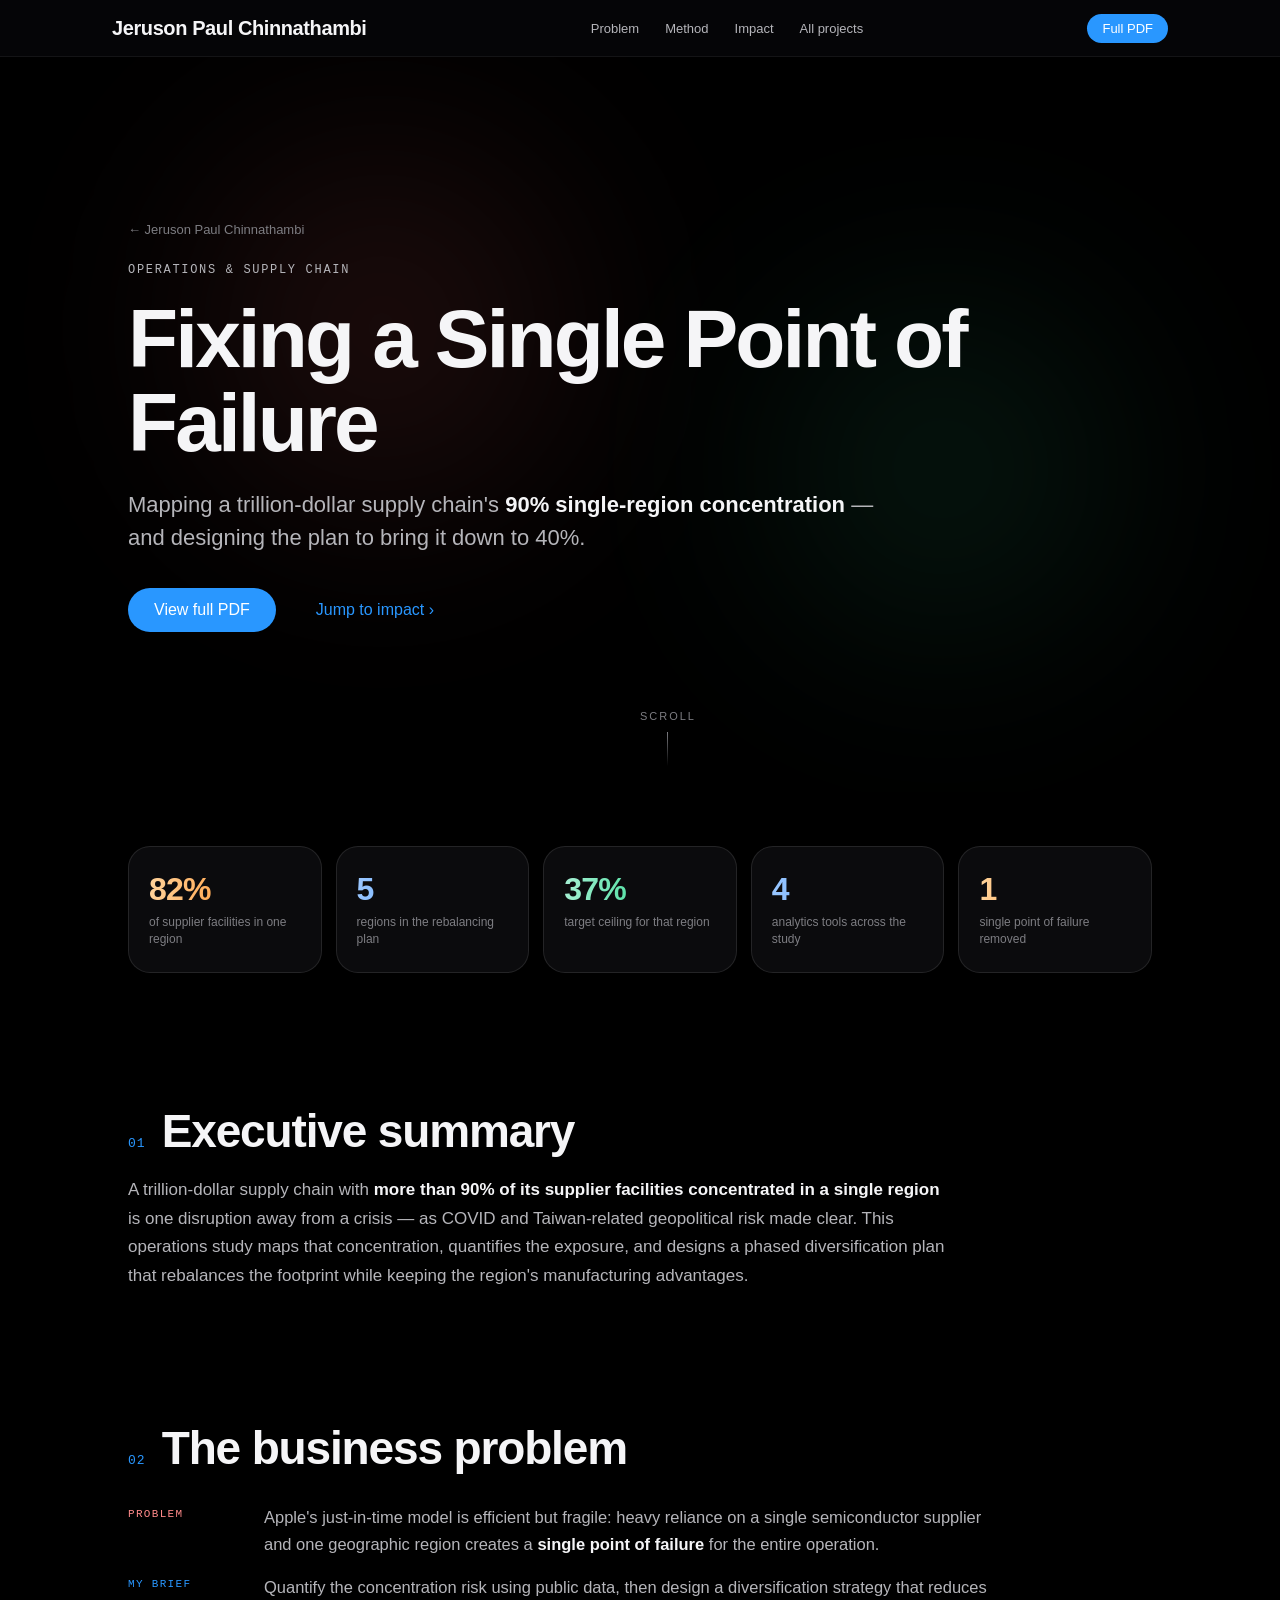
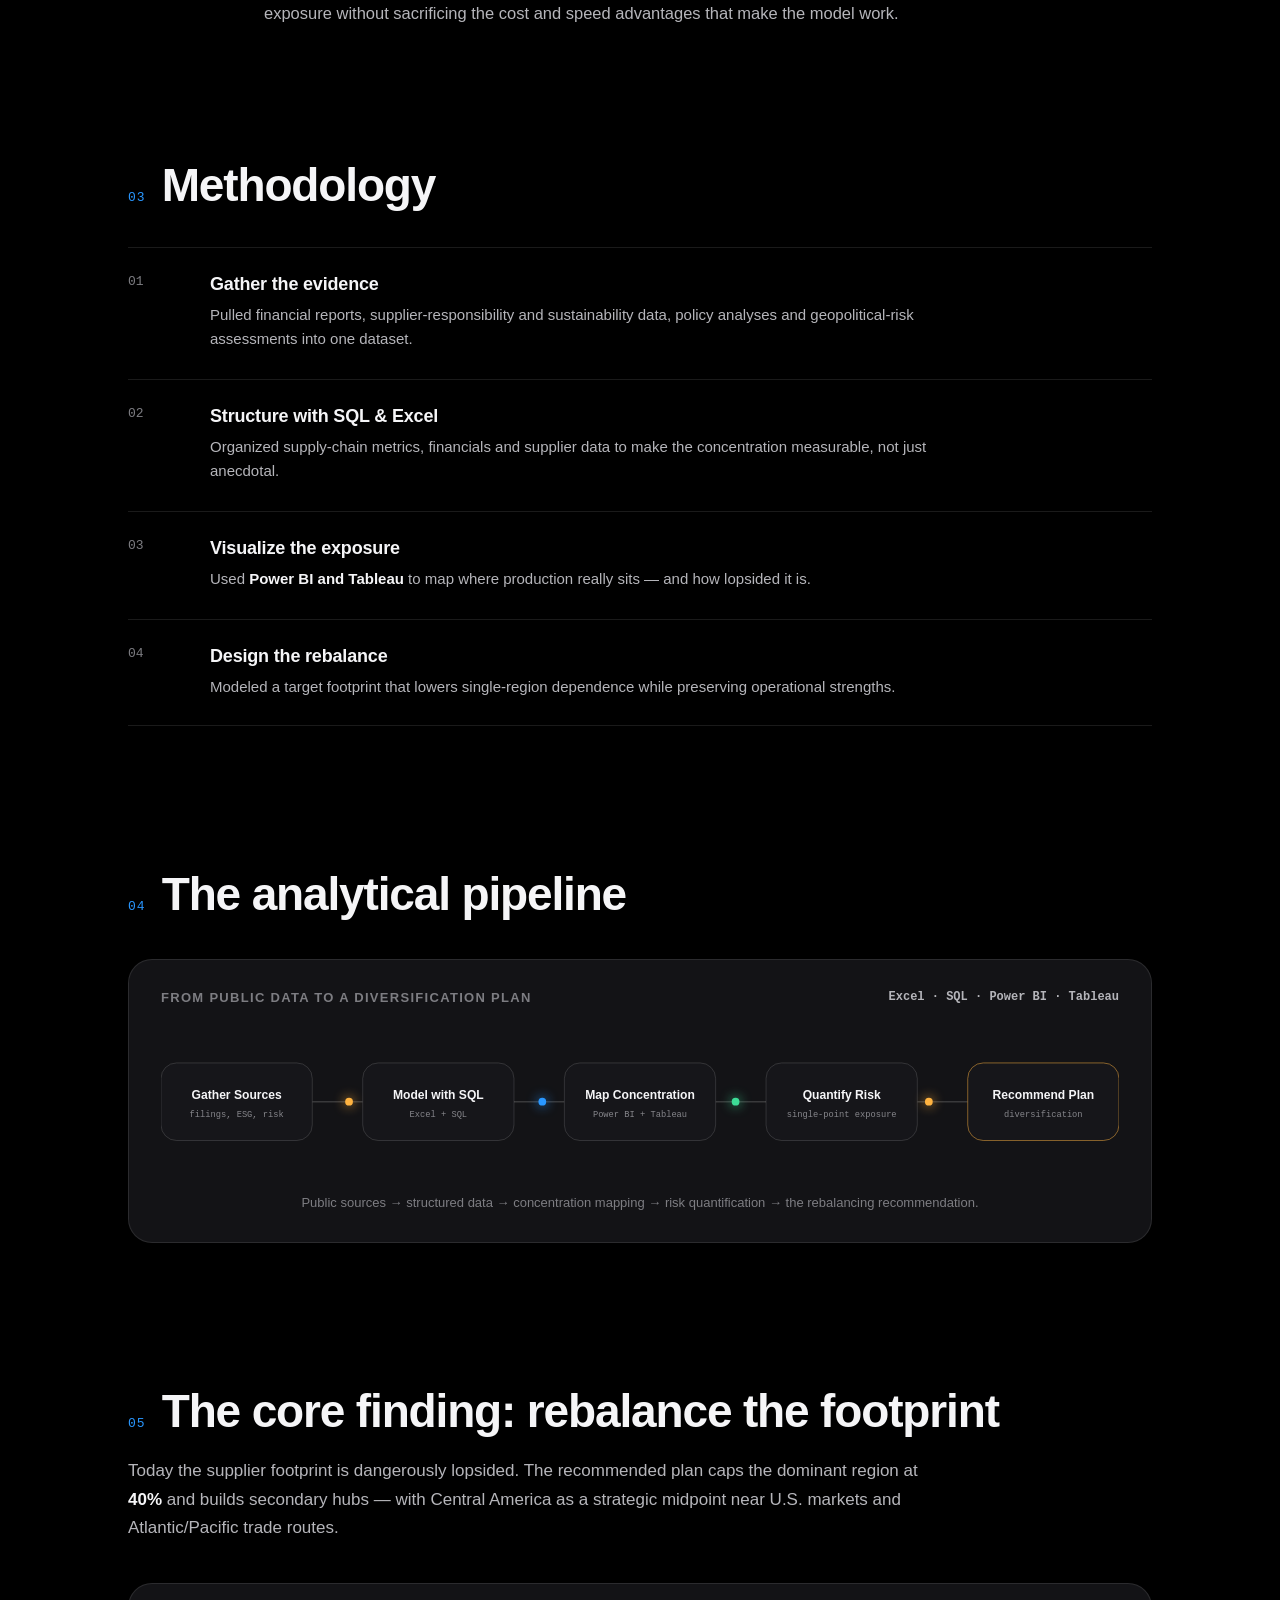
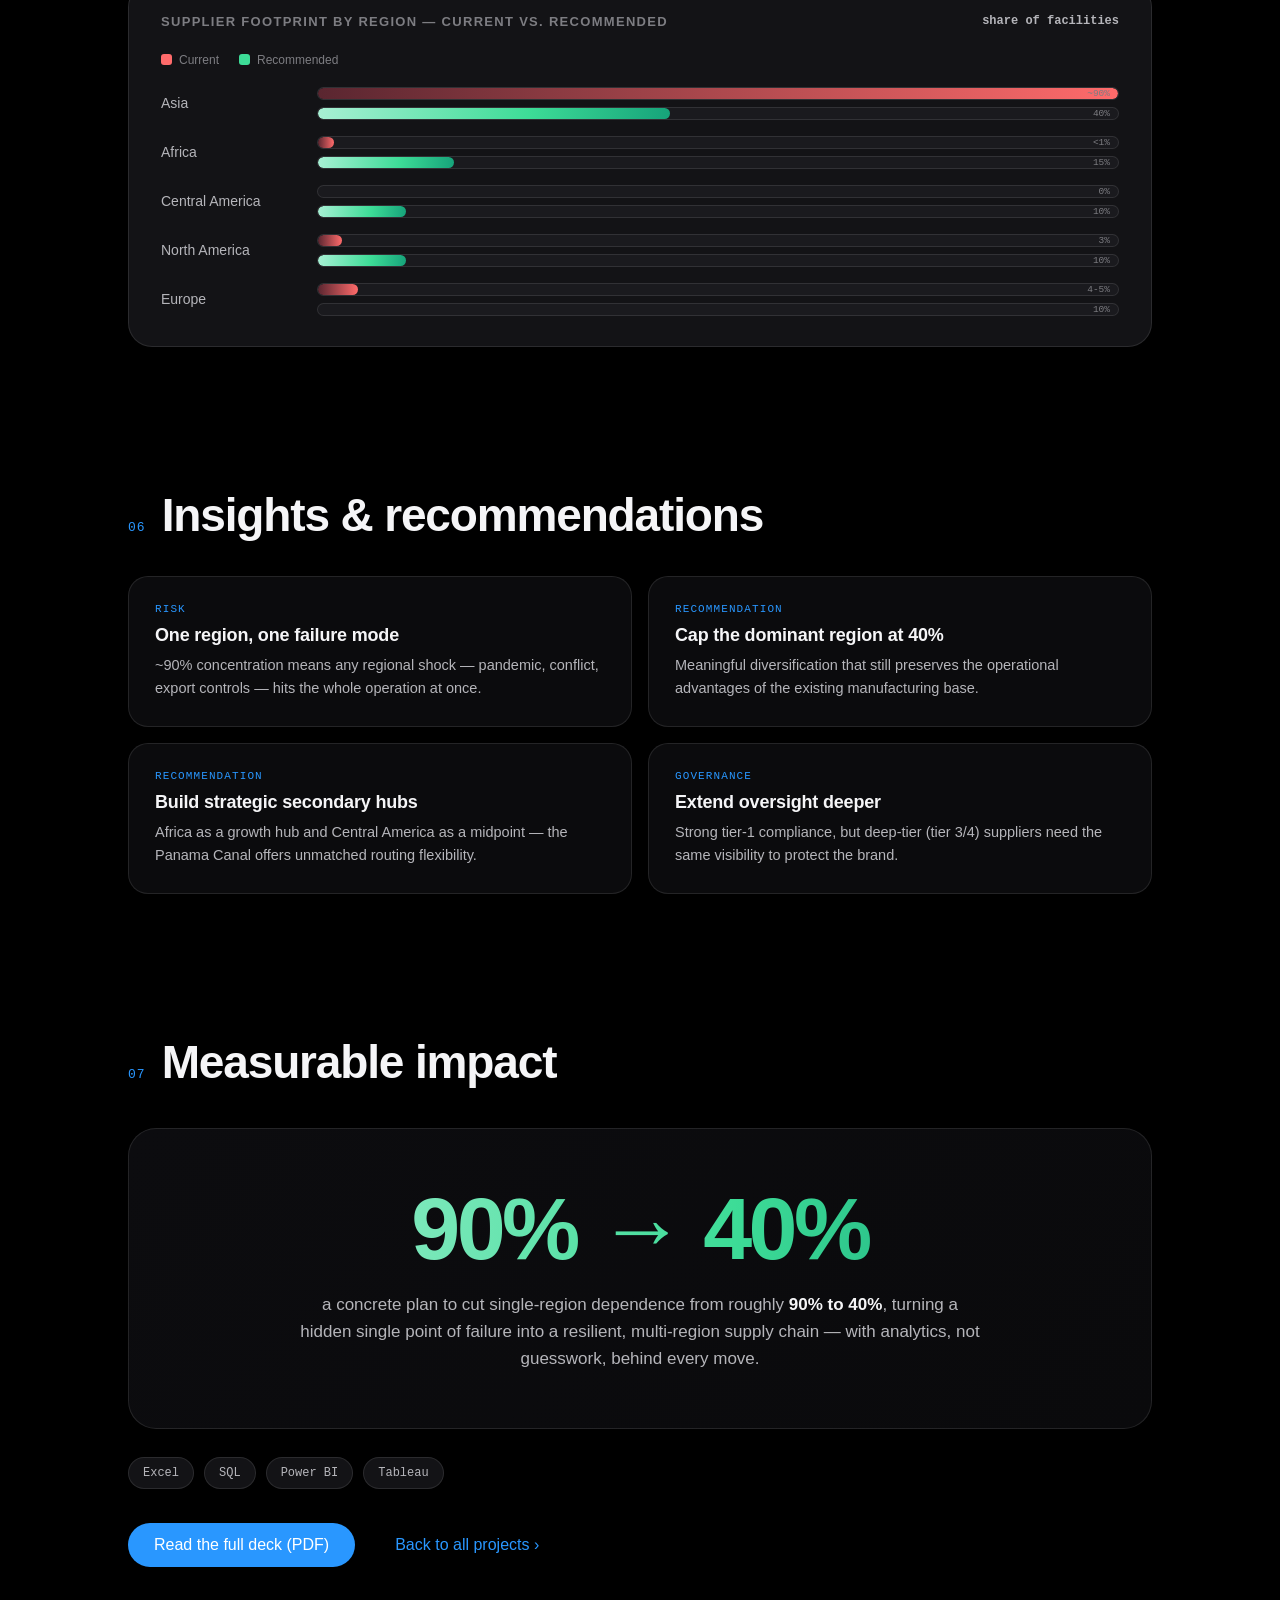
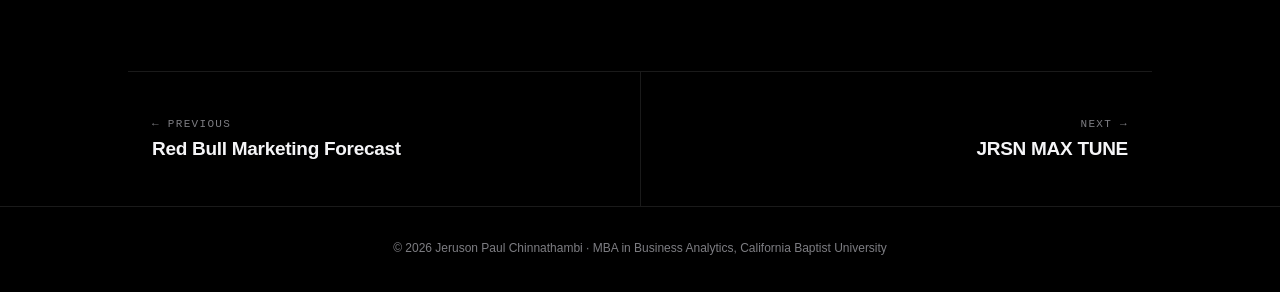
<file: projects/apple-supply-chain.html>
<!DOCTYPE html>
<html lang="en">
<head>
<meta charset="UTF-8">
<meta name="viewport" content="width=device-width, initial-scale=1.0">
<title>Apple: Fixing a Single Point of Failure | Jeruson Paul Chinnathambi</title>
<meta name="description" content="An operations study mapping Apple's supply-chain overconcentration and designing a diversification plan to de-risk it.">
<style>

:root{
  --bg:#000; --surface:#0b0b0d; --surface-2:#131316; --hairline:rgba(255,255,255,.10);
  --text:#f5f5f7; --text-2:#b5b5ba; --text-3:#7d7d82;
  --blue:#2997ff; --amber:#ffb340;
  --grad-hero:linear-gradient(96deg,#ffd49c 0%,#ff9f43 22%,#e8853b 38%,#8fb8ff 72%,#4d9fff 100%);
  --grad-warm:linear-gradient(96deg,#ffd49c,#ff9f43 55%,#ff7e29);
  --grad-cool:linear-gradient(96deg,#9cc8ff,#4d9fff 60%,#2563eb);
  --grad-mint:linear-gradient(96deg,#a8f0d4,#3ddc97 60%,#16a37a);
  --radius:28px;
  --font:-apple-system,BlinkMacSystemFont,"SF Pro Display","SF Pro Text","Helvetica Neue",Inter,Segoe UI,Roboto,sans-serif;
  --mono:"SF Mono",ui-monospace,SFMono-Regular,Menlo,Consolas,monospace;
}
*{margin:0;padding:0;box-sizing:border-box}
html{scroll-behavior:smooth}
body{background:var(--bg);color:var(--text);font-family:var(--font);-webkit-font-smoothing:antialiased;text-rendering:optimizeLegibility;overflow-x:hidden}
a{color:inherit;text-decoration:none}
img,svg{display:block;max-width:100%}
::selection{background:rgba(41,151,255,.35)}

/* nav */
.nav{position:fixed;top:0;left:0;right:0;z-index:100;backdrop-filter:saturate(180%) blur(20px);-webkit-backdrop-filter:saturate(180%) blur(20px);background:rgba(8,8,10,.72);border-bottom:1px solid rgba(255,255,255,.06)}
.nav-inner{max-width:1100px;margin:0 auto;height:56px;display:flex;align-items:center;justify-content:space-between;padding:0 22px;gap:18px}
.nav .brand{font-size:20px;font-weight:700;letter-spacing:-.02em;white-space:nowrap}
.nav .brand .dot{color:var(--blue)}
.nav ul{display:flex;gap:26px;list-style:none}
.nav ul a{font-size:13px;color:var(--text-2);transition:color .25s}
.nav ul a:hover{color:#fff}
.nav .cta{font-size:13px;background:var(--blue);color:#fff;padding:7px 15px;border-radius:980px;transition:background .25s;white-space:nowrap}
.nav .cta:hover{background:#52aaff}
@media(max-width:820px){.nav ul{display:none}.nav .brand{font-size:16px}}

/* generic section */
section{position:relative;padding:104px 24px}
.wrap{max-width:1024px;margin:0 auto}
.wrap-wide{max-width:1140px;margin:0 auto}
.kicker{font-size:13px;font-weight:600;letter-spacing:.14em;text-transform:uppercase;color:var(--text-3);margin-bottom:18px}
h2.head{font-size:clamp(34px,5.2vw,60px);font-weight:700;letter-spacing:-.03em;line-height:1.06}
.grad-warm{background:var(--grad-warm);-webkit-background-clip:text;background-clip:text;color:transparent}
.grad-cool{background:var(--grad-cool);-webkit-background-clip:text;background-clip:text;color:transparent}
.grad-mint{background:var(--grad-mint);-webkit-background-clip:text;background-clip:text;color:transparent}
.lede{font-size:clamp(17px,2vw,20px);color:var(--text-2);line-height:1.55;max-width:760px;margin-top:22px}
.lede strong{color:var(--text);font-weight:600}

/* reveal */
.rv{opacity:0;transform:translateY(46px);transition:opacity 1s cubic-bezier(.22,1,.36,1),transform 1s cubic-bezier(.22,1,.36,1)}
.rv.in{opacity:1;transform:none}
.rv-d1{transition-delay:.1s}.rv-d2{transition-delay:.2s}.rv-d3{transition-delay:.3s}

/* buttons */
.btn{display:inline-flex;align-items:center;gap:8px;font-size:16px;font-weight:500;padding:13px 26px;border-radius:980px;transition:transform .3s cubic-bezier(.22,1,.36,1),background .25s,box-shadow .3s}
.btn-fill{background:var(--blue);color:#fff}
.btn-fill:hover{background:#52aaff;transform:translateY(-2px);box-shadow:0 10px 34px rgba(41,151,255,.35)}
.btn-ghost{color:var(--blue)}
.btn-ghost:hover{text-decoration:underline}

/* ============ HOME HERO ============ */
.hero{position:relative;min-height:100svh;display:flex;align-items:center;justify-content:center;text-align:center;overflow:hidden;padding:130px 24px 90px}
.hero-glow{position:absolute;inset:0;pointer-events:none}
.hero-glow .orb{position:absolute;border-radius:50%;filter:blur(90px);opacity:.55;will-change:transform}
.orb-a{width:560px;height:560px;background:radial-gradient(circle at 35% 35%,rgba(255,159,67,.55),transparent 65%);top:8%;left:50%;margin-left:-440px;animation:drift1 14s ease-in-out infinite alternate}
.orb-b{width:620px;height:620px;background:radial-gradient(circle at 60% 50%,rgba(41,151,255,.4),transparent 65%);top:26%;left:50%;margin-left:-80px;animation:drift2 17s ease-in-out infinite alternate}
.orb-c{width:380px;height:380px;background:radial-gradient(circle at 50% 50%,rgba(255,212,156,.35),transparent 65%);bottom:4%;left:50%;margin-left:-190px;animation:drift3 12s ease-in-out infinite alternate}
@keyframes drift1{from{transform:translate(0,0) scale(1)}to{transform:translate(70px,40px) scale(1.12)}}
@keyframes drift2{from{transform:translate(0,0) scale(1.05)}to{transform:translate(-60px,-50px) scale(.95)}}
@keyframes drift3{from{transform:translate(0,0)}to{transform:translate(40px,-60px) scale(1.1)}}
.hero-content{position:relative;z-index:2;max-width:1000px}
.hero .name{font-size:clamp(27px,4.6vw,54px);font-weight:700;letter-spacing:-.02em;line-height:1.04;opacity:0;animation:riseIn 1s .12s cubic-bezier(.22,1,.36,1) forwards}
.hero .name .grad{background:var(--grad-hero);-webkit-background-clip:text;background-clip:text;color:transparent;background-size:200% 100%;animation:gradShift 9s ease-in-out infinite alternate}
.hero .role{font-size:clamp(13px,1.5vw,16px);font-weight:600;letter-spacing:.16em;text-transform:uppercase;color:var(--text-3);margin-top:14px;opacity:0;animation:riseIn 1s .3s cubic-bezier(.22,1,.36,1) forwards}
.hero h1{font-size:clamp(44px,8vw,96px);line-height:1.03;font-weight:700;letter-spacing:-.035em;margin:26px 0 0;opacity:0;animation:riseIn 1.1s .46s cubic-bezier(.22,1,.36,1) forwards}
.hero h1 .grad{background:var(--grad-hero);-webkit-background-clip:text;background-clip:text;color:transparent;background-size:200% 100%;animation:gradShift 9s ease-in-out infinite alternate}
@keyframes gradShift{from{background-position:0% 50%}to{background-position:100% 50%}}
.hero .sub{font-size:clamp(18px,2.3vw,23px);color:var(--text-2);max-width:680px;margin:22px auto 0;line-height:1.5;opacity:0;animation:riseIn 1.1s .62s cubic-bezier(.22,1,.36,1) forwards}
.hero .actions{margin-top:36px;display:flex;gap:14px;justify-content:center;flex-wrap:wrap;opacity:0;animation:riseIn 1.1s .8s cubic-bezier(.22,1,.36,1) forwards}
@keyframes riseIn{from{opacity:0;transform:translateY(34px)}to{opacity:1;transform:translateY(0)}}
.scroll-hint{position:absolute;bottom:26px;left:50%;transform:translateX(-50%);color:var(--text-3);font-size:11px;letter-spacing:.18em;text-transform:uppercase;opacity:0;animation:riseIn 1s 1.3s forwards}
.scroll-hint::after{content:"";display:block;width:1px;height:34px;background:linear-gradient(to bottom,var(--text-3),transparent);margin:10px auto 0;animation:pulseLine 2.2s ease-in-out infinite}
@keyframes pulseLine{0%,100%{opacity:.35}50%{opacity:1}}

/* stats band */
.stats{display:grid;grid-template-columns:repeat(4,1fr);gap:18px;margin-top:60px}
.stat{background:var(--surface);border:1px solid var(--hairline);border-radius:var(--radius);padding:32px 26px;transition:transform .5s cubic-bezier(.22,1,.36,1),border-color .4s}
.stat:hover{transform:translateY(-6px);border-color:rgba(255,255,255,.22)}
.stat .num{font-size:clamp(32px,4vw,44px);font-weight:700;letter-spacing:-.03em;background:var(--grad-hero);-webkit-background-clip:text;background-clip:text;color:transparent}
.stat .lbl{font-size:14px;color:var(--text-2);margin-top:8px;line-height:1.45}
@media(max-width:880px){.stats{grid-template-columns:repeat(2,1fr)}}
@media(max-width:520px){.stats{grid-template-columns:1fr}}

/* flagship teaser (home) */
.flagship{background:linear-gradient(to bottom,#000 0%,#070708 18%,#0a0a0c 100%)}
.flag-card{margin-top:50px;background:linear-gradient(135deg,#101014,#0b0b0d 60%);border:1px solid var(--hairline);border-radius:var(--radius);padding:clamp(28px,4vw,52px);overflow:hidden;position:relative;transition:border-color .4s,box-shadow .55s,transform .55s cubic-bezier(.22,1,.36,1);display:block}
.flag-card:hover{border-color:rgba(255,255,255,.2);box-shadow:0 28px 70px rgba(0,0,0,.55);transform:translateY(-6px)}
.flag-tag{font-family:var(--mono);font-size:11px;letter-spacing:.12em;text-transform:uppercase;color:var(--amber)}
.flag-card h3{font-size:clamp(26px,3.4vw,40px);font-weight:700;letter-spacing:-.025em;line-height:1.08;margin:14px 0 16px}
.flag-card p{font-size:16.5px;line-height:1.6;color:var(--text-2);max-width:760px}
.flag-card p strong{color:var(--text);font-weight:600}
.flag-mini{display:grid;grid-template-columns:repeat(4,1fr);gap:14px;margin:30px 0 8px}
.flag-mini .m{background:var(--surface-2);border:1px solid var(--hairline);border-radius:18px;padding:18px}
.flag-mini .v{font-size:clamp(20px,2.4vw,28px);font-weight:700;letter-spacing:-.02em}
.flag-mini .v.warm{background:var(--grad-warm);-webkit-background-clip:text;background-clip:text;color:transparent}
.flag-mini .k{font-size:12px;color:var(--text-3);margin-top:5px;line-height:1.4}
.flag-open{margin-top:24px;display:inline-flex;align-items:center;gap:8px;color:var(--blue);font-weight:600;font-size:16px}
.flag-open .arr{transition:transform .35s cubic-bezier(.22,1,.36,1)}
.flag-card:hover .flag-open .arr{transform:translateX(5px)}
@media(max-width:760px){.flag-mini{grid-template-columns:1fr 1fr}}

/* research cards */
.cards{display:grid;grid-template-columns:repeat(3,1fr);gap:20px;margin-top:56px}
.card{background:var(--surface);border:1px solid var(--hairline);border-radius:var(--radius);padding:32px 28px;display:flex;flex-direction:column;gap:13px;transition:transform .55s cubic-bezier(.22,1,.36,1),border-color .4s,box-shadow .55s;position:relative;overflow:hidden}
.card::before{content:"";position:absolute;top:0;left:0;right:0;height:1px;background:linear-gradient(90deg,transparent,rgba(255,255,255,.35),transparent);opacity:0;transition:opacity .5s}
.card:hover{transform:translateY(-8px);border-color:rgba(255,255,255,.2);box-shadow:0 24px 60px rgba(0,0,0,.55)}
.card:hover::before{opacity:1}
.card .tag{font-family:var(--mono);font-size:11px;letter-spacing:.1em;text-transform:uppercase;color:var(--text-3)}
.card .tag.hl{color:var(--amber)}
.card h4{font-size:20px;font-weight:700;letter-spacing:-.015em;line-height:1.25}
.card p{font-size:14.5px;line-height:1.58;color:var(--text-2);flex:1}
.card p strong{color:var(--text);font-weight:600}
.card .open{font-size:14px;color:var(--blue);font-weight:500;display:inline-flex;align-items:center;gap:6px;margin-top:2px}
.card .open .arr{transition:transform .35s cubic-bezier(.22,1,.36,1)}
.card:hover .open .arr{transform:translateX(4px)}
@media(max-width:860px){.cards{grid-template-columns:1fr}}

/* experience */
.xp{margin-top:56px;display:flex;flex-direction:column}
.xp-item{display:grid;grid-template-columns:200px 1fr;gap:34px;padding:40px 0;border-top:1px solid var(--hairline)}
.xp-item:last-child{border-bottom:1px solid var(--hairline)}
.xp-when{font-family:var(--mono);font-size:12.5px;color:var(--text-3);padding-top:6px}
.xp-role{font-size:21px;font-weight:700;letter-spacing:-.015em}
.xp-org{font-size:14.5px;color:var(--amber);margin-top:4px;font-weight:500}
.xp-body{font-size:15px;color:var(--text-2);line-height:1.65;margin-top:14px;max-width:680px}
.xp-body strong{color:var(--text);font-weight:600}
@media(max-width:700px){.xp-item{grid-template-columns:1fr;gap:8px}}

/* skills */
.skill-groups{display:grid;grid-template-columns:repeat(3,1fr);gap:20px;margin-top:56px}
.sg{background:var(--surface);border:1px solid var(--hairline);border-radius:var(--radius);padding:30px 28px}
.sg h5{font-size:13px;letter-spacing:.12em;text-transform:uppercase;color:var(--text-3);margin-bottom:18px;font-weight:600}
.sg ul{list-style:none;display:flex;flex-wrap:wrap;gap:9px}
.sg li{font-size:13px;color:var(--text-2);background:var(--surface-2);border:1px solid var(--hairline);padding:7px 13px;border-radius:980px}
@media(max-width:860px){.skill-groups{grid-template-columns:1fr 1fr}}
@media(max-width:540px){.skill-groups{grid-template-columns:1fr}}

/* contact */
.contact{text-align:center;padding-bottom:150px}
.contact h2{font-size:clamp(42px,7vw,84px);font-weight:700;letter-spacing:-.035em;line-height:1.04}
.contact h2 .grad{background:var(--grad-hero);-webkit-background-clip:text;background-clip:text;color:transparent;background-size:200% 100%;animation:gradShift 9s ease-in-out infinite alternate}
.contact .sub{font-size:18px;color:var(--text-2);margin-top:20px}
.contact .actions{margin-top:36px;display:flex;gap:16px;justify-content:center;flex-wrap:wrap}
.contact .links{margin-top:44px;display:flex;gap:28px;justify-content:center;flex-wrap:wrap;font-size:14px;color:var(--text-3)}
.contact .links a{color:var(--text-2);transition:color .25s}
.contact .links a:hover{color:#fff}

footer{border-top:1px solid var(--hairline);padding:34px 24px;text-align:center;font-size:12px;color:var(--text-3)}

/* ===================== PROJECT PAGE ===================== */
.phero{position:relative;min-height:88svh;display:flex;align-items:center;overflow:hidden;padding:150px 24px 90px}
.phero-glow{position:absolute;inset:0;pointer-events:none}
.phero-glow .o{position:absolute;border-radius:50%;filter:blur(100px);opacity:.5}
.phero-content{position:relative;z-index:2;max-width:1024px;margin:0 auto;width:100%}
.back-link{display:inline-flex;align-items:center;gap:7px;font-size:13px;color:var(--text-3);margin-bottom:26px;transition:color .25s}
.back-link:hover{color:#fff}
.phero .ptag{font-family:var(--mono);font-size:12px;letter-spacing:.14em;text-transform:uppercase;color:var(--text-2);margin-bottom:20px}
.phero h1{font-size:clamp(40px,7vw,82px);font-weight:700;letter-spacing:-.035em;line-height:1.02}
.phero .psub{font-size:clamp(18px,2.2vw,22px);color:var(--text-2);line-height:1.5;max-width:760px;margin-top:24px}
.phero .psub strong{color:var(--text);font-weight:600}
.phero .pactions{margin-top:34px;display:flex;gap:14px;flex-wrap:wrap}

/* exec KPI strip */
.kpis{display:grid;grid-template-columns:repeat(5,1fr);gap:14px;margin-top:54px}
.kpi{background:var(--surface);border:1px solid var(--hairline);border-radius:22px;padding:24px 20px}
.kpi .v{font-size:clamp(24px,2.7vw,32px);font-weight:700;letter-spacing:-.025em}
.kpi .v.warm{background:var(--grad-warm);-webkit-background-clip:text;background-clip:text;color:transparent}
.kpi .v.cool{background:var(--grad-cool);-webkit-background-clip:text;background-clip:text;color:transparent}
.kpi .v.mint{background:var(--grad-mint);-webkit-background-clip:text;background-clip:text;color:transparent}
.kpi .k{font-size:12px;color:var(--text-3);margin-top:6px;line-height:1.4}
@media(max-width:920px){.kpis{grid-template-columns:repeat(3,1fr)}}
@media(max-width:560px){.kpis{grid-template-columns:1fr 1fr}}

/* section heading w/ index */
.sec-head{display:flex;align-items:baseline;gap:16px;margin-bottom:8px}
.sec-head .ix{font-family:var(--mono);font-size:13px;color:var(--blue);letter-spacing:.08em}
h2.sec-title{font-size:clamp(28px,4vw,46px);font-weight:700;letter-spacing:-.025em;line-height:1.08}
.sec-body{font-size:17px;line-height:1.68;color:var(--text-2);max-width:820px;margin-top:20px}
.sec-body strong{color:var(--text);font-weight:600}
.sec-body + .sec-body{margin-top:16px}

/* problem/action/result blocks */
.par{display:grid;grid-template-columns:120px 1fr;gap:16px;margin-top:30px;max-width:880px}
.par .lab{font-family:var(--mono);font-size:11px;letter-spacing:.12em;text-transform:uppercase;padding-top:4px}
.par .lab.p{color:#ff8a8a}.par .lab.a{color:var(--blue)}.par .lab.r{color:#3ddc97}
.par .tx{font-size:16.5px;line-height:1.62;color:var(--text-2)}
.par .tx strong{color:var(--text);font-weight:600}
@media(max-width:560px){.par{grid-template-columns:1fr;gap:5px}.par .tx{margin-bottom:8px}}

/* numbered steps (methodology) */
.steps{margin-top:36px;display:flex;flex-direction:column;gap:2px;counter-reset:st}
.step{display:grid;grid-template-columns:62px 1fr;gap:20px;padding:26px 0;border-top:1px solid var(--hairline)}
.step:last-child{border-bottom:1px solid var(--hairline)}
.step .n{counter-increment:st;font-family:var(--mono);font-size:13px;color:var(--text-3)}
.step .n::before{content:counter(st,decimal-leading-zero)}
.step h4{font-size:18px;font-weight:600;letter-spacing:-.01em}
.step p{font-size:15px;line-height:1.6;color:var(--text-2);margin-top:8px;max-width:720px}
.step p strong{color:var(--text);font-weight:600}

/* panel wrapper for visuals */
.viz{margin-top:40px;background:var(--surface-2);border:1px solid var(--hairline);border-radius:24px;padding:30px clamp(16px,3vw,32px)}
.viz-title{font-size:13px;font-weight:600;letter-spacing:.1em;text-transform:uppercase;color:var(--text-3);margin-bottom:24px;display:flex;justify-content:space-between;flex-wrap:wrap;gap:8px}
.viz-title em{font-style:normal;color:var(--text-2);font-family:var(--mono);font-size:12px;text-transform:none;letter-spacing:0}

/* pipeline svg */
.pipe{width:100%;height:auto}
.pn{fill:#16161a;stroke:rgba(255,255,255,.14);stroke-width:1}
.pn.accent{stroke:rgba(255,179,64,.5)}
.pl{fill:#f5f5f7;font-family:var(--font);font-size:12.5px;font-weight:600}
.ps{fill:#86868b;font-family:var(--mono);font-size:9px}
.pln{stroke:rgba(255,255,255,.16);stroke-width:1.6;fill:none}
.pcap{font-size:13px;color:var(--text-3);margin-top:18px;text-align:center;line-height:1.5}

/* horizontal bars */
.hbars{display:flex;flex-direction:column;gap:15px}
.hbar-row{display:grid;grid-template-columns:minmax(120px,210px) 1fr 70px;gap:14px;align-items:center}
.hbar-name{font-size:14px;color:var(--text-2)}
.hbar-name.win{color:var(--text);font-weight:600}
.hbar-track{height:14px;background:#1a1a1e;border-radius:980px;overflow:hidden;border:1px solid var(--hairline)}
.hbar-fill{height:100%;width:0%;border-radius:980px;background:linear-gradient(90deg,#1d3a5f,#2997ff);transition:width 1.4s cubic-bezier(.22,1,.36,1)}
.hbar-fill.win{background:var(--grad-warm)}
.hbar-fill.neg{background:repeating-linear-gradient(135deg,#3a2026 0 6px,#241317 6px 12px)}
.hbar-fill.mint{background:var(--grad-mint)}
.hbar-val{font-family:var(--mono);font-size:13px;color:var(--text-2);text-align:right}
.hbar-val.win{color:var(--amber)}
@media(max-width:600px){.hbar-row{grid-template-columns:96px 1fr 56px}.hbar-name{font-size:12px}}

/* vertical bars */
.vbars{display:grid;grid-auto-flow:column;grid-auto-columns:1fr;gap:12px;align-items:end;height:250px}
.vcol{display:flex;flex-direction:column;justify-content:flex-end;height:100%;text-align:center}
.vbar{position:relative;border-radius:12px 12px 6px 6px;height:0%;transition:height 1.4s cubic-bezier(.22,1,.36,1);background:linear-gradient(to top,#1d3a5f,#2997ff)}
.vbar.warm{background:linear-gradient(to top,#7a4a14,#ffb340)}
.vbar.mint{background:linear-gradient(to top,#14573b,#3ddc97)}
.vbar.muted{background:linear-gradient(to top,#2c2c30,#5b5b63)}
.vbar.closed{background:repeating-linear-gradient(135deg,#232326 0 6px,#1a1a1d 6px 12px);border:1px dashed rgba(255,255,255,.15)}
.vbar .v{position:absolute;top:-24px;left:50%;transform:translateX(-50%);font-family:var(--mono);font-size:11px;color:var(--text-2);white-space:nowrap;opacity:0;transition:opacity .6s .9s}
.vbars.play .vbar .v{opacity:1}
.vlbl{font-size:11.5px;color:var(--text-3);margin-top:11px}
@media(max-width:560px){.vbars{gap:6px}.vbar .v{font-size:9px}}

/* two-state (before/after) grouped bars */
.region{display:flex;flex-direction:column;gap:16px}
.rg-row{display:grid;grid-template-columns:140px 1fr;gap:16px;align-items:center}
.rg-name{font-size:14px;color:var(--text-2)}
.rg-bars{display:flex;flex-direction:column;gap:7px}
.rg-bar{height:13px;border-radius:980px;position:relative;overflow:hidden;background:#1a1a1e;border:1px solid var(--hairline)}
.rg-fill{position:absolute;left:0;top:0;bottom:0;width:0%;border-radius:980px;transition:width 1.4s cubic-bezier(.22,1,.36,1)}
.rg-fill.now{background:linear-gradient(90deg,#5a2630,#ff6b6b)}
.rg-fill.rec{background:var(--grad-mint)}
.rg-tag{font-family:var(--mono);font-size:9.5px;color:var(--text-3);position:absolute;right:8px;top:50%;transform:translateY(-50%)}
.rg-legend{display:flex;gap:20px;margin-bottom:20px;font-size:12px;color:var(--text-3)}
.rg-legend span{display:inline-flex;align-items:center;gap:7px}
.rg-legend i{width:11px;height:11px;border-radius:3px;display:inline-block}
@media(max-width:560px){.rg-row{grid-template-columns:84px 1fr}}

/* donut */
.donut-wrap{display:flex;gap:36px;align-items:center;flex-wrap:wrap;justify-content:center}
.donut{flex:0 0 auto}
.donut circle{fill:none;stroke-width:26;stroke-dashoffset:0;transition:stroke-dasharray 1.5s cubic-bezier(.22,1,.36,1)}
.donut-legend{display:flex;flex-direction:column;gap:14px;min-width:230px}
.dl{display:flex;align-items:center;gap:12px;font-size:14px;color:var(--text-2)}
.dl i{width:13px;height:13px;border-radius:4px;flex:0 0 auto}
.dl b{color:var(--text);font-weight:600;margin-left:auto;font-family:var(--mono);font-size:13px}

/* line chart draw-on */
.linechart{width:100%;height:auto}
.lc-line{fill:none;stroke-width:2.5;stroke-dasharray:1;stroke-dashoffset:1;transition:stroke-dashoffset 2s ease}
.lc-line.in{stroke-dashoffset:0}
.lc-area{opacity:0;transition:opacity 1.2s ease .6s}
.lc-area.in{opacity:.16}
.lc-axis{stroke:rgba(255,255,255,.12);stroke-width:1}
.lc-txt{fill:#7d7d82;font-family:var(--mono);font-size:10px}
.lc-dot{opacity:0;transition:opacity .5s}
.lc-dot.in{opacity:1}

/* insight / reco cards */
.icards{display:grid;grid-template-columns:1fr 1fr;gap:16px;margin-top:36px}
.ic{background:var(--surface);border:1px solid var(--hairline);border-radius:20px;padding:26px;transition:border-color .4s,transform .5s cubic-bezier(.22,1,.36,1)}
.ic:hover{border-color:rgba(255,255,255,.2);transform:translateY(-4px)}
.ic .ic-n{font-family:var(--mono);font-size:11px;color:var(--blue);letter-spacing:.1em}
.ic h4{font-size:18px;font-weight:600;margin:10px 0 8px;letter-spacing:-.01em}
.ic p{font-size:14.5px;line-height:1.58;color:var(--text-2)}
.ic p strong{color:var(--text);font-weight:600}
@media(max-width:680px){.icards{grid-template-columns:1fr}}

/* impact band */
.impact{background:linear-gradient(135deg,#0c0c0f,#0a0a0c);border:1px solid var(--hairline);border-radius:var(--radius);padding:clamp(30px,5vw,56px);margin-top:40px;text-align:center}
.impact .big{font-size:clamp(44px,8vw,88px);font-weight:700;letter-spacing:-.04em;line-height:1;background:var(--grad-warm);-webkit-background-clip:text;background-clip:text;color:transparent}
.impact .big.mint{background:var(--grad-mint);-webkit-background-clip:text;background-clip:text;color:transparent}
.impact .cap{font-size:17px;color:var(--text-2);margin-top:18px;max-width:680px;margin-left:auto;margin-right:auto;line-height:1.6}
.impact .cap strong{color:var(--text);font-weight:600}

/* tools chips */
.tools{display:flex;flex-wrap:wrap;gap:10px;margin-top:28px}
.tool{font-family:var(--mono);font-size:12px;color:var(--text-2);background:var(--surface-2);border:1px solid var(--hairline);padding:8px 14px;border-radius:980px}

/* prev/next project nav */
.pnav{border-top:1px solid var(--hairline);display:grid;grid-template-columns:1fr 1fr}
.pnav a{padding:46px 24px;transition:background .3s}
.pnav a:hover{background:#0c0c0f}
.pnav a.next{text-align:right;border-left:1px solid var(--hairline)}
.pnav .dir{font-family:var(--mono);font-size:11px;letter-spacing:.12em;text-transform:uppercase;color:var(--text-3)}
.pnav .ttl{font-size:19px;font-weight:600;margin-top:8px;letter-spacing:-.015em;color:var(--text)}
.pnav-wrap{max-width:1024px;margin:0 auto}
@media(max-width:560px){.pnav{grid-template-columns:1fr}.pnav a.next{border-left:0;border-top:1px solid var(--hairline);text-align:left}}

/* experience detail */
.xp-desc{font-size:13.5px;color:var(--text-3);margin-top:8px;font-style:italic;line-height:1.5;max-width:680px}
.xp-list{margin-top:16px;display:flex;flex-direction:column;gap:13px;max-width:740px;list-style:none}
.xp-list li{position:relative;padding-left:22px;font-size:14.5px;line-height:1.6;color:var(--text-2)}
.xp-list li::before{content:"";position:absolute;left:0;top:9px;width:7px;height:7px;border-radius:50%;background:var(--blue)}
.xp-list li strong{color:var(--text);font-weight:600}

/* vision */
.vision{background:linear-gradient(to bottom,#070708,#000)}
.vision .vstate{font-size:clamp(24px,3.4vw,42px);font-weight:700;letter-spacing:-.025em;line-height:1.22;max-width:920px;margin-top:24px}
.pillars{display:grid;grid-template-columns:repeat(4,1fr);gap:18px;margin-top:50px}
.pillar{background:var(--surface);border:1px solid var(--hairline);border-radius:22px;padding:28px 24px;transition:transform .5s cubic-bezier(.22,1,.36,1),border-color .4s}
.pillar:hover{transform:translateY(-6px);border-color:rgba(255,255,255,.2)}
.pillar .pi{font-family:var(--mono);font-size:11px;letter-spacing:.1em;text-transform:uppercase;color:var(--blue)}
.pillar h4{font-size:18px;font-weight:600;margin:12px 0 8px;letter-spacing:-.01em}
.pillar p{font-size:14px;color:var(--text-2);line-height:1.55}
@media(max-width:880px){.pillars{grid-template-columns:1fr 1fr}}
@media(max-width:520px){.pillars{grid-template-columns:1fr}}

/* music */
.music-stats{display:grid;grid-template-columns:repeat(3,1fr);gap:16px;margin-top:46px}
.mstat{background:var(--surface);border:1px solid var(--hairline);border-radius:22px;padding:28px 24px}
.mstat .v{font-size:clamp(30px,4vw,42px);font-weight:700;letter-spacing:-.03em;background:var(--grad-warm);-webkit-background-clip:text;background-clip:text;color:transparent}
.mstat .k{font-size:13px;color:var(--text-2);margin-top:6px}
.charts{margin-top:24px;display:flex;flex-direction:column;gap:12px}
.chart-row{display:grid;grid-template-columns:64px 1fr auto;gap:18px;align-items:center;background:var(--surface);border:1px solid var(--hairline);border-radius:18px;padding:18px 22px;transition:border-color .4s,transform .5s cubic-bezier(.22,1,.36,1)}
.chart-row:hover{border-color:rgba(255,179,64,.4);transform:translateX(4px)}
.chart-rank{font-family:var(--mono);font-size:26px;font-weight:700;color:var(--amber);line-height:1}
.chart-rank span{font-size:14px;color:var(--text-3)}
.chart-info .t{font-size:16px;font-weight:600;letter-spacing:-.01em}
.chart-info .c{font-size:13px;color:var(--text-3);margin-top:3px}
.chart-meta{font-family:var(--mono);font-size:11px;color:var(--text-3);text-align:right;white-space:nowrap;line-height:1.5}
@media(max-width:600px){.chart-row{grid-template-columns:48px 1fr}.chart-meta{display:none}.music-stats{grid-template-columns:1fr}}

/* music gallery (masonry) */
.gallery{column-count:2;column-gap:20px;margin-top:14px}
.gcard{break-inside:avoid;margin-bottom:20px;background:var(--surface);border:1px solid var(--hairline);border-radius:22px;overflow:hidden;transition:transform .55s cubic-bezier(.22,1,.36,1),border-color .4s,box-shadow .55s}
.gcard:hover{transform:translateY(-6px);border-color:rgba(255,179,64,.4);box-shadow:0 24px 60px rgba(0,0,0,.5)}
.gcard img{width:100%;height:auto;display:block;border-bottom:1px solid var(--hairline)}
.gcard .meta{padding:18px 20px;display:flex;align-items:center;gap:16px}
.gcard .rank{font-family:var(--mono);font-size:28px;font-weight:700;color:var(--amber);line-height:1;flex:0 0 auto}
.gcard .rank span{font-size:14px;color:var(--text-3)}
.gcard .info .t{font-size:16px;font-weight:600;letter-spacing:-.01em;line-height:1.25}
.gcard .info .c{font-size:13px;color:var(--text-3);margin-top:4px}
.gcard .info .w{font-family:var(--mono);font-size:10.5px;color:var(--text-3);margin-top:5px;letter-spacing:.04em}
@media(max-width:760px){.gallery{column-count:1}}

.feature-banner{margin-top:14px;border-radius:22px;overflow:hidden;border:1px solid var(--hairline);transition:border-color .4s}
.feature-banner:hover{border-color:rgba(255,179,64,.4)}
.feature-banner img{width:100%;height:auto;display:block}
.feature-cap{font-size:14px;color:var(--text-3);margin-top:16px;text-align:center;line-height:1.5}

.btn-spotify{background:#1db954;color:#000;font-weight:600}
.btn-spotify:hover{background:#1ed760;transform:translateY(-2px);box-shadow:0 10px 34px rgba(29,185,84,.35)}
.nav .cta.spotify{background:#1db954;color:#000}
.nav .cta.spotify:hover{background:#1ed760}
.chart-row.linked{cursor:pointer}

/* project screenshot showcase (3D) */
.shots{margin-top:40px;display:flex;flex-direction:column;gap:46px;perspective:1500px}
.shot{position:relative}
.shot .glow{position:absolute;inset:-8% -4%;border-radius:34px;background:radial-gradient(circle at 50% 42%,rgba(180,100,255,.4),rgba(41,151,255,.2) 45%,transparent 72%);filter:blur(46px);z-index:0;opacity:.85;animation:shotPulse 7s ease-in-out infinite}
.shot .frame{position:relative;z-index:1;transform-style:preserve-3d;animation:shotFloat 8s ease-in-out infinite}
.shot img{display:block;width:100%;border-radius:16px;border:1px solid rgba(255,255,255,.14);box-shadow:0 44px 100px rgba(0,0,0,.65);transition:transform .5s cubic-bezier(.22,1,.36,1)}
.shot.tl img{transform:rotateY(8deg) rotateX(3deg)}
.shot.tr img{transform:rotateY(-8deg) rotateX(3deg)}
.shot:hover img{transform:rotateY(0deg) rotateX(0deg) scale(1.015)}
.shot-cap{font-size:14px;color:var(--text-3);margin-top:18px;text-align:center;line-height:1.5}
.shot-cap strong{color:var(--text-2);font-weight:600}
@keyframes shotFloat{0%,100%{transform:translateY(0)}50%{transform:translateY(-13px)}}
@keyframes shotPulse{0%,100%{opacity:.6}50%{opacity:.95}}

/* roadmap */
.road{margin-top:36px;display:grid;grid-template-columns:repeat(4,1fr);gap:16px}
.road .r{background:var(--surface);border:1px solid var(--hairline);border-radius:20px;padding:24px 22px;transition:transform .5s cubic-bezier(.22,1,.36,1),border-color .4s}
.road .r:hover{transform:translateY(-5px);border-color:rgba(255,255,255,.2)}
.road .r .v{font-family:var(--mono);font-size:11px;letter-spacing:.1em;text-transform:uppercase;color:var(--blue)}
.road .r h4{font-size:16px;font-weight:600;margin:10px 0 10px;letter-spacing:-.01em}
.road .r ul{list-style:none;display:flex;flex-direction:column;gap:7px}
.road .r li{font-size:13px;color:var(--text-2);line-height:1.45;padding-left:14px;position:relative}
.road .r li::before{content:"";position:absolute;left:0;top:8px;width:5px;height:5px;border-radius:50%;background:var(--amber)}
@media(max-width:880px){.road{grid-template-columns:1fr 1fr}}
@media(max-width:520px){.road{grid-template-columns:1fr}}

/* sparkles */
.sparkles{position:absolute;inset:0;pointer-events:none;overflow:hidden;z-index:1}
.sparkle{position:absolute;width:3px;height:3px;border-radius:50%;background:#fff;opacity:0;box-shadow:0 0 6px 1px rgba(255,255,255,.8);animation:twinkle var(--dur,4s) ease-in-out var(--del,0s) infinite}
.sparkle.amber{background:#ffd49c;box-shadow:0 0 7px 1px rgba(255,179,64,.9)}
.sparkle.blue{background:#bcdcff;box-shadow:0 0 7px 1px rgba(41,151,255,.9)}
@keyframes twinkle{0%,100%{opacity:0;transform:scale(.4)}50%{opacity:.95;transform:scale(1.15)}}

/* hero scroll-twist wrapper (JS-driven) */
.hero-content{will-change:transform,opacity,filter;transform-origin:center 32%}

/* hero avatar (3D) */
.hero-avatar{position:relative;width:clamp(140px,17vw,188px);height:clamp(140px,17vw,188px);margin:0 auto 30px;perspective:900px;opacity:0;animation:riseIn 1s .05s cubic-bezier(.22,1,.36,1) forwards}
.ha-tilt{position:relative;width:100%;height:100%;transform-style:preserve-3d;transition:transform .25s cubic-bezier(.22,1,.36,1)}
.ha-float{position:relative;width:100%;height:100%;transform-style:preserve-3d;animation:avFloat 6s ease-in-out infinite}
.ha-glow{position:absolute;inset:-26%;border-radius:50%;background:conic-gradient(from 0deg,#ff9f43,#ffd49c,#4d9fff,#8fb8ff,#ff9f43);filter:blur(30px);opacity:.5;animation:avSpin 9s linear infinite}
.ha-ring{position:absolute;inset:-7px;border-radius:50%;background:conic-gradient(from 0deg,#ffd49c,#ff9f43,#e8853b,#4d9fff,#9cc8ff,#ffd49c);animation:avSpin 9s linear infinite;-webkit-mask:radial-gradient(farthest-side,transparent calc(100% - 6px),#000 calc(100% - 5px));mask:radial-gradient(farthest-side,transparent calc(100% - 6px),#000 calc(100% - 5px))}
.ha-photo{position:absolute;inset:0;border-radius:50%;overflow:hidden;border:2px solid rgba(255,255,255,.14);box-shadow:0 22px 55px rgba(0,0,0,.6);transform:translateZ(45px)}
.ha-photo::after{content:"";position:absolute;inset:0;border-radius:50%;background:linear-gradient(150deg,rgba(255,179,64,.16),transparent 42%,transparent 62%,rgba(41,151,255,.18));pointer-events:none}
.ha-photo img{width:100%;height:100%;object-fit:cover;display:block}
@keyframes avFloat{0%,100%{transform:translateY(0)}50%{transform:translateY(-11px)}}
@keyframes avSpin{to{transform:rotate(360deg)}}

@media(prefers-reduced-motion:reduce){
  .shot .frame,.shot .glow{animation:none}
  .hero-avatar{opacity:1;animation:none}
  .ha-float,.ha-glow,.ha-ring{animation:none}
  *,*::before,*::after{animation-duration:.001s!important;animation-iteration-count:1!important;transition-duration:.001s!important}
  .rv{opacity:1;transform:none}
  .hero .name,.hero .role,.hero h1,.hero .sub,.hero .actions,.scroll-hint{opacity:1;animation:none}
}

</style>
</head>
<body>
<nav class="nav"><div class="nav-inner"><a href="../index.html" class="brand">Jeruson Paul Chinnathambi</a><ul><li><a href="#problem">Problem</a></li><li><a href="#method">Method</a></li><li><a href="#impact">Impact</a></li><li><a href="../index.html#research">All projects</a></li></ul><a class="cta" href="../assets/papers/apple-arm-chip-operations-logistics.pdf" target="_blank" rel="noopener">Full PDF</a></div></nav>
<header class="phero"><div class="phero-glow" aria-hidden="true"><div class="o" style="width:560px;height:560px;background:radial-gradient(circle,rgba(255,107,107,.34),transparent 65%);top:6%;left:8%"></div><div class="o" style="width:520px;height:520px;background:radial-gradient(circle,rgba(61,220,151,.3),transparent 65%);bottom:8%;right:6%"></div></div><div class="phero-content"><a href="../index.html" class="back-link">&larr; Jeruson Paul Chinnathambi</a><div class="ptag">Operations &amp; supply chain</div><h1>Fixing a Single Point of Failure</h1><p class="psub">Mapping a trillion-dollar supply chain's <strong>90% single-region concentration</strong> &mdash; and designing the plan to bring it down to 40%.</p><div class="pactions"><a class="btn btn-fill" href="../assets/papers/apple-arm-chip-operations-logistics.pdf" target="_blank" rel="noopener">View full PDF</a><a class="btn btn-ghost" href="#impact">Jump to impact &rsaquo;</a></div></div><div class="scroll-hint">Scroll</div></header>
<section style="padding-top:0">
  <div class="wrap">
    <div class="kpis">
      <div class="kpi rv"><div class="v warm" data-count="90" data-suffix="%">0</div><div class="k">of supplier facilities in one region</div></div>
      <div class="kpi rv rv-d1"><div class="v cool" data-count="6">0</div><div class="k">regions in the rebalancing plan</div></div>
      <div class="kpi rv rv-d1"><div class="v mint" data-count="40" data-suffix="%">0</div><div class="k">target ceiling for that region</div></div>
      <div class="kpi rv rv-d2"><div class="v cool" data-count="4">0</div><div class="k">analytics tools across the study</div></div>
      <div class="kpi rv rv-d2"><div class="v warm" data-count="1">0</div><div class="k">single point of failure removed</div></div>
    </div>
  </div>
</section>

<section style="padding-top:30px">
  <div class="wrap">
    <div class="sec-head rv"><span class="ix">01</span><h2 class="sec-title">Executive summary</h2></div>
    <p class="sec-body rv rv-d1">A trillion-dollar supply chain with <strong>more than 90% of its supplier facilities concentrated in a single region</strong> is one disruption away from a crisis &mdash; as COVID and Taiwan-related geopolitical risk made clear. This operations study maps that concentration, quantifies the exposure, and designs a phased diversification plan that rebalances the footprint while keeping the region's manufacturing advantages.</p>
  </div>
</section>

<section id="problem" style="padding-top:30px">
  <div class="wrap">
    <div class="sec-head rv"><span class="ix">02</span><h2 class="sec-title">The business problem</h2></div>
    <div class="par rv rv-d1">
      <div class="lab p">Problem</div><div class="tx">Apple's just-in-time model is efficient but fragile: heavy reliance on a single semiconductor supplier and one geographic region creates a <strong>single point of failure</strong> for the entire operation.</div>
      <div class="lab a">My brief</div><div class="tx">Quantify the concentration risk using public data, then design a diversification strategy that reduces exposure without sacrificing the cost and speed advantages that make the model work.</div>
    </div>
  </div>
</section>

<section id="method" style="padding-top:30px">
  <div class="wrap">
    <div class="sec-head rv"><span class="ix">03</span><h2 class="sec-title">Methodology</h2></div>
    <div class="steps">
      <div class="step rv"><div class="n"></div><div><h4>Gather the evidence</h4><p>Pulled financial reports, supplier-responsibility and sustainability data, policy analyses and geopolitical-risk assessments into one dataset.</p></div></div>
      <div class="step rv"><div class="n"></div><div><h4>Structure with SQL &amp; Excel</h4><p>Organized supply-chain metrics, financials and supplier data to make the concentration measurable, not just anecdotal.</p></div></div>
      <div class="step rv"><div class="n"></div><div><h4>Visualize the exposure</h4><p>Used <strong>Power BI and Tableau</strong> to map where production really sits &mdash; and how lopsided it is.</p></div></div>
      <div class="step rv"><div class="n"></div><div><h4>Design the rebalance</h4><p>Modeled a target footprint that lowers single-region dependence while preserving operational strengths.</p></div></div>
    </div>
  </div>
</section>

<section style="padding-top:40px">
  <div class="wrap">
    <div class="sec-head rv"><span class="ix">04</span><h2 class="sec-title">The analytical pipeline</h2></div>
    <div class="viz rv rv-d1">
      <div class="viz-title"><span>From public data to a diversification plan</span><em>Excel &middot; SQL &middot; Power BI &middot; Tableau</em></div>
      <svg class="pipe" viewBox="0 0 988 150" xmlns="http://www.w3.org/2000/svg" role="img" aria-label="Process pipeline">
<path id="lk0" class="pln" d="M156,75 L208,75"/>
<path id="lk1" class="pln" d="M364,75 L416,75"/>
<path id="lk2" class="pln" d="M572,75 L624,75"/>
<path id="lk3" class="pln" d="M780,75 L832,75"/>
<rect class="pn" x="0" y="35" width="156" height="80" rx="16"/>
<text class="pl" x="78" y="72" text-anchor="middle">Gather Sources</text>
<text class="ps" x="78" y="91" text-anchor="middle">filings, ESG, risk</text>
<rect class="pn" x="208" y="35" width="156" height="80" rx="16"/>
<text class="pl" x="286" y="72" text-anchor="middle">Model with SQL</text>
<text class="ps" x="286" y="91" text-anchor="middle">Excel + SQL</text>
<rect class="pn" x="416" y="35" width="156" height="80" rx="16"/>
<text class="pl" x="494" y="72" text-anchor="middle">Map Concentration</text>
<text class="ps" x="494" y="91" text-anchor="middle">Power BI + Tableau</text>
<rect class="pn" x="624" y="35" width="156" height="80" rx="16"/>
<text class="pl" x="702" y="72" text-anchor="middle">Quantify Risk</text>
<text class="ps" x="702" y="91" text-anchor="middle">single-point exposure</text>
<rect class="pn accent" x="832" y="35" width="156" height="80" rx="16"/>
<text class="pl" x="910" y="72" text-anchor="middle">Recommend Plan</text>
<text class="ps" x="910" y="91" text-anchor="middle">diversification</text>
<circle r="4" fill="#ffb340" style="filter:drop-shadow(0 0 6px #ffb340)"><animateMotion dur="2.4s" begin="0.0s" repeatCount="indefinite"><mpath href="#lk0"/></animateMotion></circle>
<circle r="4" fill="#2997ff" style="filter:drop-shadow(0 0 6px #2997ff)"><animateMotion dur="2.4s" begin="0.4s" repeatCount="indefinite"><mpath href="#lk1"/></animateMotion></circle>
<circle r="4" fill="#3ddc97" style="filter:drop-shadow(0 0 6px #3ddc97)"><animateMotion dur="2.4s" begin="0.8s" repeatCount="indefinite"><mpath href="#lk2"/></animateMotion></circle>
<circle r="4" fill="#ffb340" style="filter:drop-shadow(0 0 6px #ffb340)"><animateMotion dur="2.4s" begin="1.2s" repeatCount="indefinite"><mpath href="#lk3"/></animateMotion></circle>
</svg>
      <p class="pcap">Public sources &rarr; structured data &rarr; concentration mapping &rarr; risk quantification &rarr; the rebalancing recommendation.</p>
    </div>
  </div>
</section>

<section style="padding-top:40px">
  <div class="wrap">
    <div class="sec-head rv"><span class="ix">05</span><h2 class="sec-title">The core finding: rebalance the footprint</h2></div>
    <p class="sec-body rv rv-d1">Today the supplier footprint is dangerously lopsided. The recommended plan caps the dominant region at <strong>40%</strong> and builds secondary hubs &mdash; with Central America as a strategic midpoint near U.S. markets and Atlantic/Pacific trade routes.</p>
    <div class="viz rv rv-d1">
      <div class="viz-title"><span>Supplier footprint by region &mdash; current vs. recommended</span><em>share of facilities</em></div>
      <div class="rg-legend"><span><i style="background:#ff6b6b"></i> Current</span><span><i style="background:#3ddc97"></i> Recommended</span></div>
      <div class="region">
        <div class="rg-row"><div class="rg-name">Asia</div><div class="rg-bars">
          <div class="rg-bar"><div class="rg-fill now" data-w="100"></div><span class="rg-tag">~90%</span></div>
          <div class="rg-bar"><div class="rg-fill rec" data-w="44"></div><span class="rg-tag">40%</span></div></div></div>
        <div class="rg-row"><div class="rg-name">Africa</div><div class="rg-bars">
          <div class="rg-bar"><div class="rg-fill now" data-w="2"></div><span class="rg-tag">&lt;1%</span></div>
          <div class="rg-bar"><div class="rg-fill rec" data-w="17"></div><span class="rg-tag">15%</span></div></div></div>
        <div class="rg-row"><div class="rg-name">Central America</div><div class="rg-bars">
          <div class="rg-bar"><div class="rg-fill now" data-w="0"></div><span class="rg-tag">0%</span></div>
          <div class="rg-bar"><div class="rg-fill rec" data-w="11"></div><span class="rg-tag">10%</span></div></div></div>
        <div class="rg-row"><div class="rg-name">North America</div><div class="rg-bars">
          <div class="rg-bar"><div class="rg-fill now" data-w="3"></div><span class="rg-tag">3%</span></div>
          <div class="rg-bar"><div class="rg-fill rec" data-w="11"></div><span class="rg-tag">10%</span></div></div></div>
        <div class="rg-row"><div class="rg-name">Europe</div><div class="rg-bars">
          <div class="rg-bar"><div class="rg-fill now" data-w="5"></div><span class="rg-tag">4-5%</span></div>
          <div class="rg-bar"><div class="rg-fill rec" data-w="11"></div><span class="rg-tag">10%</span></div></div></div>
      </div>
    </div>
  </div>
</section>

<section style="padding-top:40px">
  <div class="wrap">
    <div class="sec-head rv"><span class="ix">06</span><h2 class="sec-title">Insights &amp; recommendations</h2></div>
    <div class="icards">
      <div class="ic rv"><div class="ic-n">RISK</div><h4>One region, one failure mode</h4><p>~90% concentration means any regional shock &mdash; pandemic, conflict, export controls &mdash; hits the whole operation at once.</p></div>
      <div class="ic rv rv-d1"><div class="ic-n">RECOMMENDATION</div><h4>Cap the dominant region at 40%</h4><p>Meaningful diversification that still preserves the operational advantages of the existing manufacturing base.</p></div>
      <div class="ic rv"><div class="ic-n">RECOMMENDATION</div><h4>Build strategic secondary hubs</h4><p>Africa as a growth hub and Central America as a midpoint &mdash; the Panama Canal offers unmatched routing flexibility.</p></div>
      <div class="ic rv rv-d1"><div class="ic-n">GOVERNANCE</div><h4>Extend oversight deeper</h4><p>Strong tier-1 compliance, but deep-tier (tier 3/4) suppliers need the same visibility to protect the brand.</p></div>
    </div>
  </div>
</section>

<section id="impact" style="padding-top:40px">
  <div class="wrap">
    <div class="sec-head rv"><span class="ix">07</span><h2 class="sec-title">Measurable impact</h2></div>
    <div class="impact rv rv-d1">
      <div class="big mint">90% &rarr; 40%</div>
      <p class="cap">a concrete plan to cut single-region dependence from roughly <strong>90% to 40%</strong>, turning a hidden single point of failure into a resilient, multi-region supply chain &mdash; with analytics, not guesswork, behind every move.</p>
    </div>
    <div class="tools rv rv-d1"><span class="tool">Excel</span><span class="tool">SQL</span><span class="tool">Power BI</span><span class="tool">Tableau</span></div>
    <div class="pactions rv rv-d1" style="margin-top:34px;display:flex;gap:14px;flex-wrap:wrap">
      <a class="btn btn-fill" href="../assets/papers/apple-arm-chip-operations-logistics.pdf" target="_blank" rel="noopener">Read the full deck (PDF)</a>
      <a class="btn btn-ghost" href="../index.html#research">Back to all projects &rsaquo;</a>
    </div>
  </div>
</section>
<nav class="pnav-wrap"><div class="pnav"><a class="prev" href="redbull-forecasting.html"><div class="dir">&larr; Previous</div><div class="ttl">Red Bull Marketing Forecast</div></a><a class="next" href="jrsn-max-tune.html"><div class="dir">Next &rarr;</div><div class="ttl">JRSN MAX TUNE</div></a></div></nav><footer>&copy; 2026 Jeruson Paul Chinnathambi &middot; MBA in Business Analytics, California Baptist University</footer>
<script>

(function(){
  var reduced = window.matchMedia('(prefers-reduced-motion: reduce)').matches;

  // reveal
  var io = new IntersectionObserver(function(es){
    es.forEach(function(e){ if(e.isIntersecting){ e.target.classList.add('in'); io.unobserve(e.target);} });
  },{threshold:.14,rootMargin:'0px 0px -40px 0px'});
  document.querySelectorAll('.rv').forEach(function(el){ io.observe(el); });

  // counters
  function fmt(v,dec){ return v>=1000 ? Math.round(v).toLocaleString('en-US') : v.toFixed(dec); }
  function count(el){
    var t=parseFloat(el.dataset.count),dec=parseInt(el.dataset.dec||'0',10),pre=el.dataset.prefix||'',suf=el.dataset.suffix||'';
    if(reduced){el.textContent=pre+fmt(t,dec)+suf;return;}
    var s=null,d=1600;
    function step(ts){if(!s)s=ts;var p=Math.min((ts-s)/d,1);var e=1-Math.pow(1-p,3);el.textContent=pre+fmt(t*e,dec)+suf;if(p<1)requestAnimationFrame(step);}
    requestAnimationFrame(step);
  }
  var cio=new IntersectionObserver(function(es){es.forEach(function(e){if(e.isIntersecting){count(e.target);cio.unobserve(e.target);}});},{threshold:.5});
  document.querySelectorAll('[data-count]').forEach(function(el){cio.observe(el);});

  // generic grow-on-view (hbars width, vbars height)
  function grow(container){
    container.classList.add('play');
    container.querySelectorAll('.hbar-fill').forEach(function(f,i){ setTimeout(function(){ f.style.width=f.dataset.w+'%'; }, i*100); });
    container.querySelectorAll('.vbar').forEach(function(b){ b.style.height=b.dataset.h+'%'; });
    container.querySelectorAll('.rg-fill').forEach(function(f,i){ setTimeout(function(){ f.style.width=f.dataset.w+'%'; }, i*80); });
  }
  var gio=new IntersectionObserver(function(es){es.forEach(function(e){if(e.isIntersecting){grow(e.target);gio.unobserve(e.target);}});},{threshold:.35});
  document.querySelectorAll('.hbars,.vbars,.region').forEach(function(el){gio.observe(el);});

  // donut
  var dio=new IntersectionObserver(function(es){es.forEach(function(e){if(e.isIntersecting){
    e.target.querySelectorAll('circle').forEach(function(c){ c.setAttribute('stroke-dasharray', c.dataset.dash); });
    dio.unobserve(e.target);
  }});},{threshold:.4});
  document.querySelectorAll('.donut').forEach(function(el){dio.observe(el);});

  // line draw
  var lio=new IntersectionObserver(function(es){es.forEach(function(e){if(e.isIntersecting){
    e.target.querySelectorAll('.lc-line,.lc-area,.lc-dot').forEach(function(p){ p.classList.add('in'); });
    lio.unobserve(e.target);
  }});},{threshold:.3});
  document.querySelectorAll('.linechart').forEach(function(el){lio.observe(el);});

  // hero scroll twist + fade
  if(!reduced){
    var hc=document.querySelector('.hero-content');
    if(hc){
      var ticking=false;
      function twist(){
        var p=Math.min(window.scrollY/(window.innerHeight*0.72),1);
        var rx=p*17, rot=p*9, sc=1-p*0.3, ty=p*-26, bl=p*9;
        hc.style.transform='perspective(1100px) rotateX('+rx+'deg) rotate('+rot+'deg) scale('+sc+') translateY('+ty+'px)';
        hc.style.opacity=Math.max(0,1-p*1.25).toFixed(3);
        hc.style.filter='blur('+bl.toFixed(2)+'px)';
        ticking=false;
      }
      window.addEventListener('scroll',function(){ if(!ticking){requestAnimationFrame(twist);ticking=true;} },{passive:true});
      twist();
    }
  }

  // hero avatar 3D tilt
  if(!reduced){
    var av=document.getElementById('heroAvatar');
    var hero=document.querySelector('.hero');
    if(av&&hero){
      hero.addEventListener('pointermove',function(e){
        var r=hero.getBoundingClientRect();
        var x=(e.clientX-r.left)/r.width-0.5;
        var y=(e.clientY-r.top)/r.height-0.5;
        av.style.transform='rotateY('+(x*16)+'deg) rotateX('+(-y*16)+'deg)';
      });
      hero.addEventListener('pointerleave',function(){ av.style.transform='rotateY(0deg) rotateX(0deg)'; });
    }
  }

  // hero parallax
  if(!reduced){
    var orbs=document.querySelectorAll('.orb,.phero-glow .o');
    window.addEventListener('scroll',function(){
      var y=window.scrollY;
      if(y<window.innerHeight*1.3){ orbs.forEach(function(o,i){ o.style.transform='translateY('+(y*(0.06+(i*0.04)))+'px)'; }); }
    },{passive:true});
  }
})();

</script>
</body>
</html>
</file>
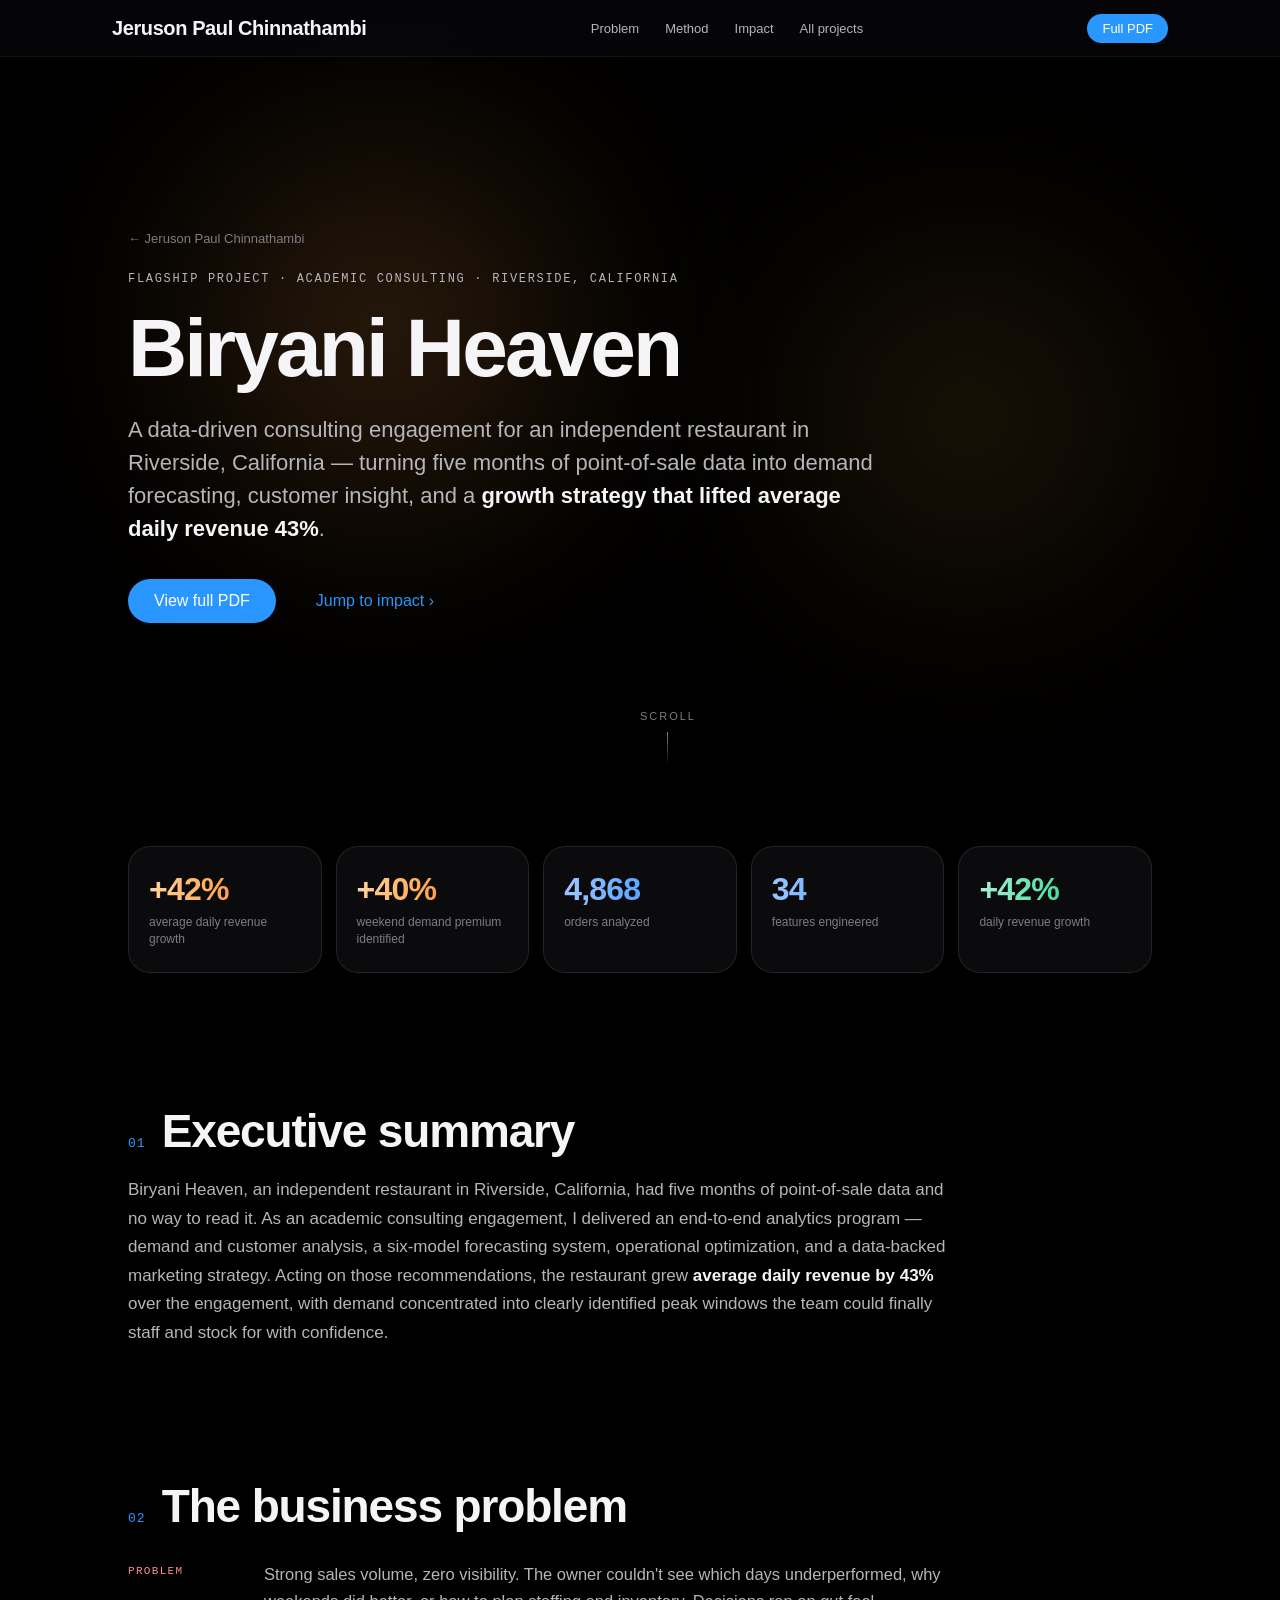
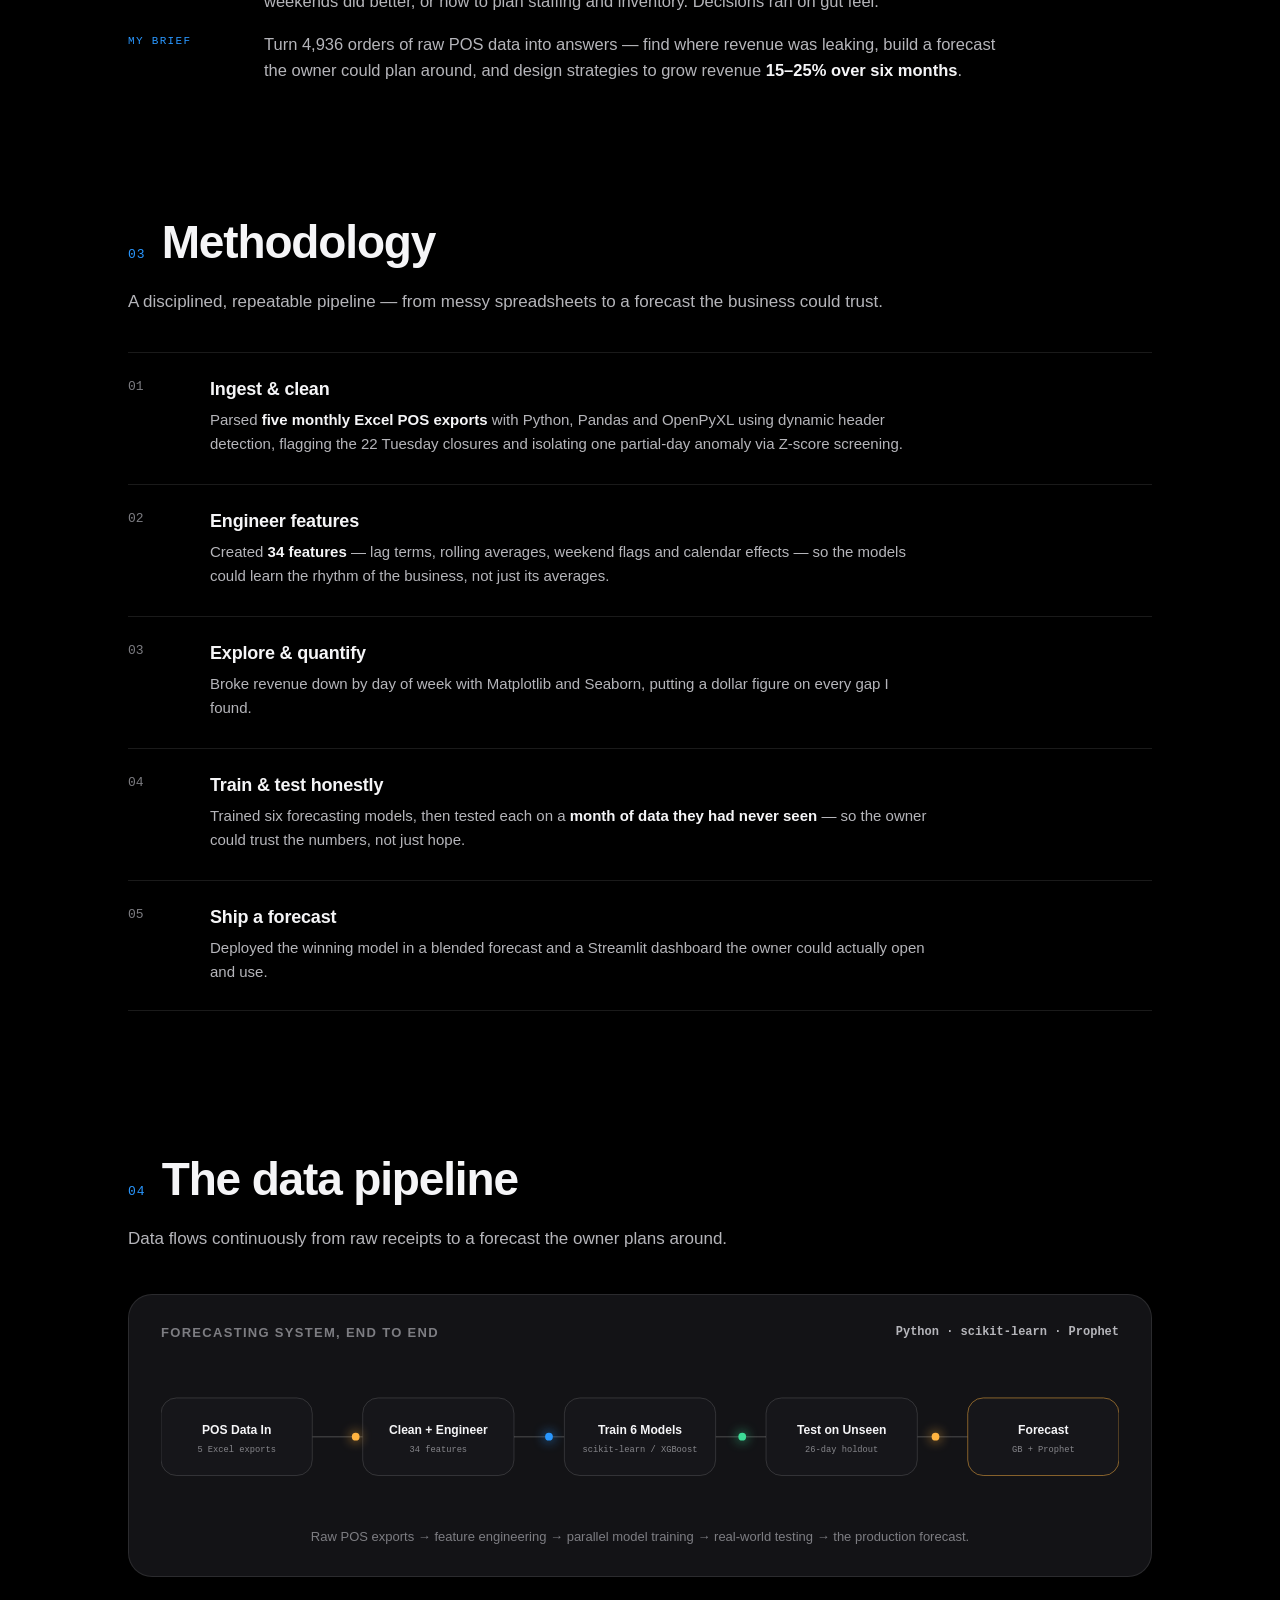
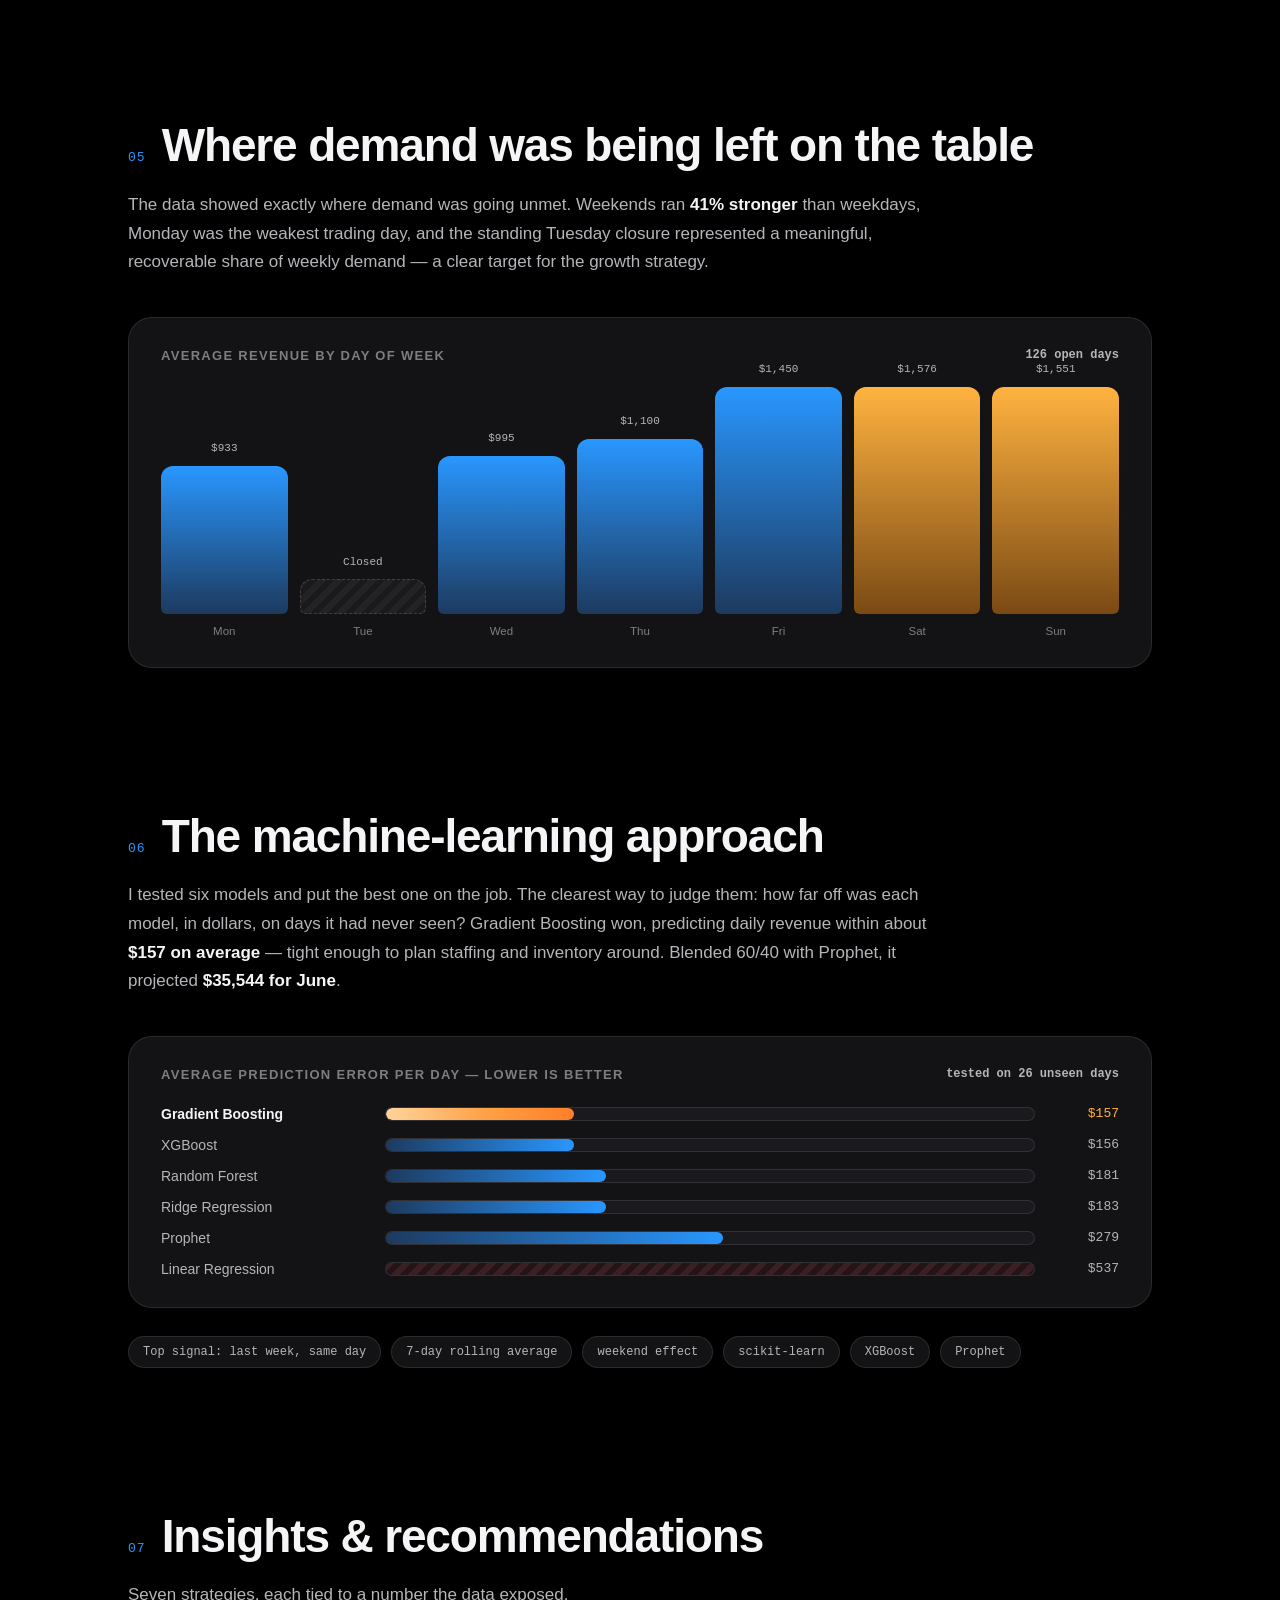
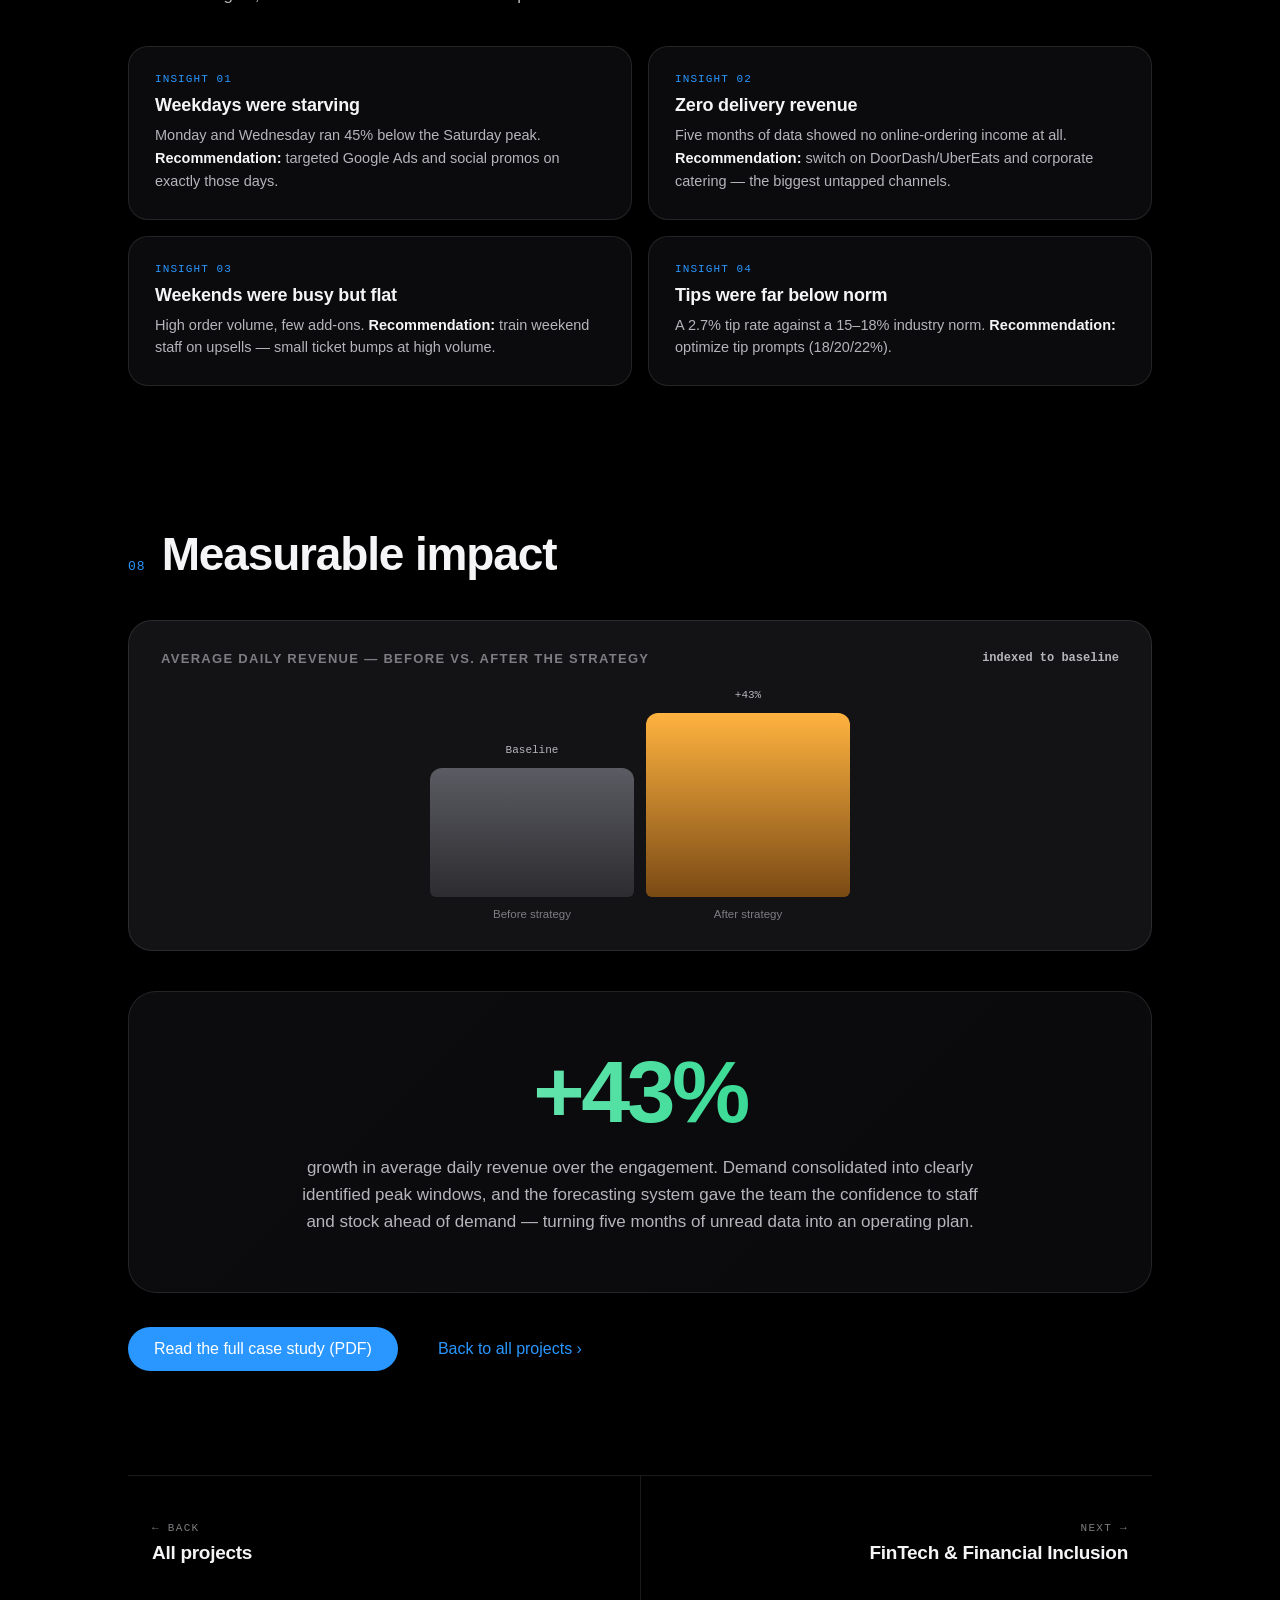
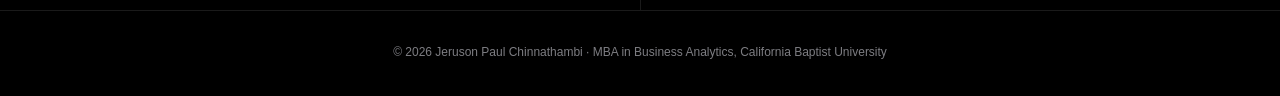
<file: projects/biryani-heaven.html>
<!DOCTYPE html>
<html lang="en">
<head>
<meta charset="UTF-8">
<meta name="viewport" content="width=device-width, initial-scale=1.0">
<title>Biryani Heaven - Revenue Intelligence & ML Forecasting | Jeruson Paul Chinnathambi</title>
<meta name="description" content="How I delivered demand forecasting, customer analytics, and a growth strategy for an independent Riverside restaurant as an academic consulting project.">
<style>

:root{
  --bg:#000; --surface:#0b0b0d; --surface-2:#131316; --hairline:rgba(255,255,255,.10);
  --text:#f5f5f7; --text-2:#b5b5ba; --text-3:#7d7d82;
  --blue:#2997ff; --amber:#ffb340;
  --grad-hero:linear-gradient(96deg,#ffd49c 0%,#ff9f43 22%,#e8853b 38%,#8fb8ff 72%,#4d9fff 100%);
  --grad-warm:linear-gradient(96deg,#ffd49c,#ff9f43 55%,#ff7e29);
  --grad-cool:linear-gradient(96deg,#9cc8ff,#4d9fff 60%,#2563eb);
  --grad-mint:linear-gradient(96deg,#a8f0d4,#3ddc97 60%,#16a37a);
  --radius:28px;
  --font:-apple-system,BlinkMacSystemFont,"SF Pro Display","SF Pro Text","Helvetica Neue",Inter,Segoe UI,Roboto,sans-serif;
  --mono:"SF Mono",ui-monospace,SFMono-Regular,Menlo,Consolas,monospace;
}
*{margin:0;padding:0;box-sizing:border-box}
html{scroll-behavior:smooth}
body{background:var(--bg);color:var(--text);font-family:var(--font);-webkit-font-smoothing:antialiased;text-rendering:optimizeLegibility;overflow-x:hidden}
a{color:inherit;text-decoration:none}
img,svg{display:block;max-width:100%}
::selection{background:rgba(41,151,255,.35)}

/* nav */
.nav{position:fixed;top:0;left:0;right:0;z-index:100;backdrop-filter:saturate(180%) blur(20px);-webkit-backdrop-filter:saturate(180%) blur(20px);background:rgba(8,8,10,.72);border-bottom:1px solid rgba(255,255,255,.06)}
.nav-inner{max-width:1100px;margin:0 auto;height:56px;display:flex;align-items:center;justify-content:space-between;padding:0 22px;gap:18px}
.nav .brand{font-size:20px;font-weight:700;letter-spacing:-.02em;white-space:nowrap}
.nav .brand .dot{color:var(--blue)}
.nav ul{display:flex;gap:26px;list-style:none}
.nav ul a{font-size:13px;color:var(--text-2);transition:color .25s}
.nav ul a:hover{color:#fff}
.nav .cta{font-size:13px;background:var(--blue);color:#fff;padding:7px 15px;border-radius:980px;transition:background .25s;white-space:nowrap}
.nav .cta:hover{background:#52aaff}
@media(max-width:820px){.nav ul{display:none}.nav .brand{font-size:16px}}

/* generic section */
section{position:relative;padding:104px 24px}
.wrap{max-width:1024px;margin:0 auto}
.wrap-wide{max-width:1140px;margin:0 auto}
.kicker{font-size:13px;font-weight:600;letter-spacing:.14em;text-transform:uppercase;color:var(--text-3);margin-bottom:18px}
h2.head{font-size:clamp(34px,5.2vw,60px);font-weight:700;letter-spacing:-.03em;line-height:1.06}
.grad-warm{background:var(--grad-warm);-webkit-background-clip:text;background-clip:text;color:transparent}
.grad-cool{background:var(--grad-cool);-webkit-background-clip:text;background-clip:text;color:transparent}
.grad-mint{background:var(--grad-mint);-webkit-background-clip:text;background-clip:text;color:transparent}
.lede{font-size:clamp(17px,2vw,20px);color:var(--text-2);line-height:1.55;max-width:760px;margin-top:22px}
.lede strong{color:var(--text);font-weight:600}

/* reveal */
.rv{opacity:0;transform:translateY(46px);transition:opacity 1s cubic-bezier(.22,1,.36,1),transform 1s cubic-bezier(.22,1,.36,1)}
.rv.in{opacity:1;transform:none}
.rv-d1{transition-delay:.1s}.rv-d2{transition-delay:.2s}.rv-d3{transition-delay:.3s}

/* buttons */
.btn{display:inline-flex;align-items:center;gap:8px;font-size:16px;font-weight:500;padding:13px 26px;border-radius:980px;transition:transform .3s cubic-bezier(.22,1,.36,1),background .25s,box-shadow .3s}
.btn-fill{background:var(--blue);color:#fff}
.btn-fill:hover{background:#52aaff;transform:translateY(-2px);box-shadow:0 10px 34px rgba(41,151,255,.35)}
.btn-ghost{color:var(--blue)}
.btn-ghost:hover{text-decoration:underline}

/* ============ HOME HERO ============ */
.hero{position:relative;min-height:100svh;display:flex;align-items:center;justify-content:center;text-align:center;overflow:hidden;padding:130px 24px 90px}
.hero-glow{position:absolute;inset:0;pointer-events:none}
.hero-glow .orb{position:absolute;border-radius:50%;filter:blur(90px);opacity:.55;will-change:transform}
.orb-a{width:560px;height:560px;background:radial-gradient(circle at 35% 35%,rgba(255,159,67,.55),transparent 65%);top:8%;left:50%;margin-left:-440px;animation:drift1 14s ease-in-out infinite alternate}
.orb-b{width:620px;height:620px;background:radial-gradient(circle at 60% 50%,rgba(41,151,255,.4),transparent 65%);top:26%;left:50%;margin-left:-80px;animation:drift2 17s ease-in-out infinite alternate}
.orb-c{width:380px;height:380px;background:radial-gradient(circle at 50% 50%,rgba(255,212,156,.35),transparent 65%);bottom:4%;left:50%;margin-left:-190px;animation:drift3 12s ease-in-out infinite alternate}
@keyframes drift1{from{transform:translate(0,0) scale(1)}to{transform:translate(70px,40px) scale(1.12)}}
@keyframes drift2{from{transform:translate(0,0) scale(1.05)}to{transform:translate(-60px,-50px) scale(.95)}}
@keyframes drift3{from{transform:translate(0,0)}to{transform:translate(40px,-60px) scale(1.1)}}
.hero-content{position:relative;z-index:2;max-width:1000px}
.hero .name{font-size:clamp(27px,4.6vw,54px);font-weight:700;letter-spacing:-.02em;line-height:1.04;opacity:0;animation:riseIn 1s .12s cubic-bezier(.22,1,.36,1) forwards}
.hero .name .grad{background:var(--grad-hero);-webkit-background-clip:text;background-clip:text;color:transparent;background-size:200% 100%;animation:gradShift 9s ease-in-out infinite alternate}
.hero .role{font-size:clamp(13px,1.5vw,16px);font-weight:600;letter-spacing:.16em;text-transform:uppercase;color:var(--text-3);margin-top:14px;opacity:0;animation:riseIn 1s .3s cubic-bezier(.22,1,.36,1) forwards}
.hero h1{font-size:clamp(44px,8vw,96px);line-height:1.03;font-weight:700;letter-spacing:-.035em;margin:26px 0 0;opacity:0;animation:riseIn 1.1s .46s cubic-bezier(.22,1,.36,1) forwards}
.hero h1 .grad{background:var(--grad-hero);-webkit-background-clip:text;background-clip:text;color:transparent;background-size:200% 100%;animation:gradShift 9s ease-in-out infinite alternate}
@keyframes gradShift{from{background-position:0% 50%}to{background-position:100% 50%}}
.hero .sub{font-size:clamp(18px,2.3vw,23px);color:var(--text-2);max-width:680px;margin:22px auto 0;line-height:1.5;opacity:0;animation:riseIn 1.1s .62s cubic-bezier(.22,1,.36,1) forwards}
.hero .actions{margin-top:36px;display:flex;gap:14px;justify-content:center;flex-wrap:wrap;opacity:0;animation:riseIn 1.1s .8s cubic-bezier(.22,1,.36,1) forwards}
@keyframes riseIn{from{opacity:0;transform:translateY(34px)}to{opacity:1;transform:translateY(0)}}
.scroll-hint{position:absolute;bottom:26px;left:50%;transform:translateX(-50%);color:var(--text-3);font-size:11px;letter-spacing:.18em;text-transform:uppercase;opacity:0;animation:riseIn 1s 1.3s forwards}
.scroll-hint::after{content:"";display:block;width:1px;height:34px;background:linear-gradient(to bottom,var(--text-3),transparent);margin:10px auto 0;animation:pulseLine 2.2s ease-in-out infinite}
@keyframes pulseLine{0%,100%{opacity:.35}50%{opacity:1}}

/* stats band */
.stats{display:grid;grid-template-columns:repeat(4,1fr);gap:18px;margin-top:60px}
.stat{background:var(--surface);border:1px solid var(--hairline);border-radius:var(--radius);padding:32px 26px;transition:transform .5s cubic-bezier(.22,1,.36,1),border-color .4s}
.stat:hover{transform:translateY(-6px);border-color:rgba(255,255,255,.22)}
.stat .num{font-size:clamp(32px,4vw,44px);font-weight:700;letter-spacing:-.03em;background:var(--grad-hero);-webkit-background-clip:text;background-clip:text;color:transparent}
.stat .lbl{font-size:14px;color:var(--text-2);margin-top:8px;line-height:1.45}
@media(max-width:880px){.stats{grid-template-columns:repeat(2,1fr)}}
@media(max-width:520px){.stats{grid-template-columns:1fr}}

/* flagship teaser (home) */
.flagship{background:linear-gradient(to bottom,#000 0%,#070708 18%,#0a0a0c 100%)}
.flag-card{margin-top:50px;background:linear-gradient(135deg,#101014,#0b0b0d 60%);border:1px solid var(--hairline);border-radius:var(--radius);padding:clamp(28px,4vw,52px);overflow:hidden;position:relative;transition:border-color .4s,box-shadow .55s,transform .55s cubic-bezier(.22,1,.36,1);display:block}
.flag-card:hover{border-color:rgba(255,255,255,.2);box-shadow:0 28px 70px rgba(0,0,0,.55);transform:translateY(-6px)}
.flag-tag{font-family:var(--mono);font-size:11px;letter-spacing:.12em;text-transform:uppercase;color:var(--amber)}
.flag-card h3{font-size:clamp(26px,3.4vw,40px);font-weight:700;letter-spacing:-.025em;line-height:1.08;margin:14px 0 16px}
.flag-card p{font-size:16.5px;line-height:1.6;color:var(--text-2);max-width:760px}
.flag-card p strong{color:var(--text);font-weight:600}
.flag-mini{display:grid;grid-template-columns:repeat(4,1fr);gap:14px;margin:30px 0 8px}
.flag-mini .m{background:var(--surface-2);border:1px solid var(--hairline);border-radius:18px;padding:18px}
.flag-mini .v{font-size:clamp(20px,2.4vw,28px);font-weight:700;letter-spacing:-.02em}
.flag-mini .v.warm{background:var(--grad-warm);-webkit-background-clip:text;background-clip:text;color:transparent}
.flag-mini .k{font-size:12px;color:var(--text-3);margin-top:5px;line-height:1.4}
.flag-open{margin-top:24px;display:inline-flex;align-items:center;gap:8px;color:var(--blue);font-weight:600;font-size:16px}
.flag-open .arr{transition:transform .35s cubic-bezier(.22,1,.36,1)}
.flag-card:hover .flag-open .arr{transform:translateX(5px)}
@media(max-width:760px){.flag-mini{grid-template-columns:1fr 1fr}}

/* research cards */
.cards{display:grid;grid-template-columns:repeat(3,1fr);gap:20px;margin-top:56px}
.card{background:var(--surface);border:1px solid var(--hairline);border-radius:var(--radius);padding:32px 28px;display:flex;flex-direction:column;gap:13px;transition:transform .55s cubic-bezier(.22,1,.36,1),border-color .4s,box-shadow .55s;position:relative;overflow:hidden}
.card::before{content:"";position:absolute;top:0;left:0;right:0;height:1px;background:linear-gradient(90deg,transparent,rgba(255,255,255,.35),transparent);opacity:0;transition:opacity .5s}
.card:hover{transform:translateY(-8px);border-color:rgba(255,255,255,.2);box-shadow:0 24px 60px rgba(0,0,0,.55)}
.card:hover::before{opacity:1}
.card .tag{font-family:var(--mono);font-size:11px;letter-spacing:.1em;text-transform:uppercase;color:var(--text-3)}
.card .tag.hl{color:var(--amber)}
.card h4{font-size:20px;font-weight:700;letter-spacing:-.015em;line-height:1.25}
.card p{font-size:14.5px;line-height:1.58;color:var(--text-2);flex:1}
.card p strong{color:var(--text);font-weight:600}
.card .open{font-size:14px;color:var(--blue);font-weight:500;display:inline-flex;align-items:center;gap:6px;margin-top:2px}
.card .open .arr{transition:transform .35s cubic-bezier(.22,1,.36,1)}
.card:hover .open .arr{transform:translateX(4px)}
@media(max-width:860px){.cards{grid-template-columns:1fr}}

/* experience */
.xp{margin-top:56px;display:flex;flex-direction:column}
.xp-item{display:grid;grid-template-columns:200px 1fr;gap:34px;padding:40px 0;border-top:1px solid var(--hairline)}
.xp-item:last-child{border-bottom:1px solid var(--hairline)}
.xp-when{font-family:var(--mono);font-size:12.5px;color:var(--text-3);padding-top:6px}
.xp-role{font-size:21px;font-weight:700;letter-spacing:-.015em}
.xp-org{font-size:14.5px;color:var(--amber);margin-top:4px;font-weight:500}
.xp-body{font-size:15px;color:var(--text-2);line-height:1.65;margin-top:14px;max-width:680px}
.xp-body strong{color:var(--text);font-weight:600}
@media(max-width:700px){.xp-item{grid-template-columns:1fr;gap:8px}}

/* skills */
.skill-groups{display:grid;grid-template-columns:repeat(3,1fr);gap:20px;margin-top:56px}
.sg{background:var(--surface);border:1px solid var(--hairline);border-radius:var(--radius);padding:30px 28px}
.sg h5{font-size:13px;letter-spacing:.12em;text-transform:uppercase;color:var(--text-3);margin-bottom:18px;font-weight:600}
.sg ul{list-style:none;display:flex;flex-wrap:wrap;gap:9px}
.sg li{font-size:13px;color:var(--text-2);background:var(--surface-2);border:1px solid var(--hairline);padding:7px 13px;border-radius:980px}
@media(max-width:860px){.skill-groups{grid-template-columns:1fr 1fr}}
@media(max-width:540px){.skill-groups{grid-template-columns:1fr}}

/* contact */
.contact{text-align:center;padding-bottom:150px}
.contact h2{font-size:clamp(42px,7vw,84px);font-weight:700;letter-spacing:-.035em;line-height:1.04}
.contact h2 .grad{background:var(--grad-hero);-webkit-background-clip:text;background-clip:text;color:transparent;background-size:200% 100%;animation:gradShift 9s ease-in-out infinite alternate}
.contact .sub{font-size:18px;color:var(--text-2);margin-top:20px}
.contact .actions{margin-top:36px;display:flex;gap:16px;justify-content:center;flex-wrap:wrap}
.contact .links{margin-top:44px;display:flex;gap:28px;justify-content:center;flex-wrap:wrap;font-size:14px;color:var(--text-3)}
.contact .links a{color:var(--text-2);transition:color .25s}
.contact .links a:hover{color:#fff}

footer{border-top:1px solid var(--hairline);padding:34px 24px;text-align:center;font-size:12px;color:var(--text-3)}

/* ===================== PROJECT PAGE ===================== */
.phero{position:relative;min-height:88svh;display:flex;align-items:center;overflow:hidden;padding:150px 24px 90px}
.phero-glow{position:absolute;inset:0;pointer-events:none}
.phero-glow .o{position:absolute;border-radius:50%;filter:blur(100px);opacity:.5}
.phero-content{position:relative;z-index:2;max-width:1024px;margin:0 auto;width:100%}
.back-link{display:inline-flex;align-items:center;gap:7px;font-size:13px;color:var(--text-3);margin-bottom:26px;transition:color .25s}
.back-link:hover{color:#fff}
.phero .ptag{font-family:var(--mono);font-size:12px;letter-spacing:.14em;text-transform:uppercase;color:var(--text-2);margin-bottom:20px}
.phero h1{font-size:clamp(40px,7vw,82px);font-weight:700;letter-spacing:-.035em;line-height:1.02}
.phero .psub{font-size:clamp(18px,2.2vw,22px);color:var(--text-2);line-height:1.5;max-width:760px;margin-top:24px}
.phero .psub strong{color:var(--text);font-weight:600}
.phero .pactions{margin-top:34px;display:flex;gap:14px;flex-wrap:wrap}

/* exec KPI strip */
.kpis{display:grid;grid-template-columns:repeat(5,1fr);gap:14px;margin-top:54px}
.kpi{background:var(--surface);border:1px solid var(--hairline);border-radius:22px;padding:24px 20px}
.kpi .v{font-size:clamp(24px,2.7vw,32px);font-weight:700;letter-spacing:-.025em}
.kpi .v.warm{background:var(--grad-warm);-webkit-background-clip:text;background-clip:text;color:transparent}
.kpi .v.cool{background:var(--grad-cool);-webkit-background-clip:text;background-clip:text;color:transparent}
.kpi .v.mint{background:var(--grad-mint);-webkit-background-clip:text;background-clip:text;color:transparent}
.kpi .k{font-size:12px;color:var(--text-3);margin-top:6px;line-height:1.4}
@media(max-width:920px){.kpis{grid-template-columns:repeat(3,1fr)}}
@media(max-width:560px){.kpis{grid-template-columns:1fr 1fr}}

/* section heading w/ index */
.sec-head{display:flex;align-items:baseline;gap:16px;margin-bottom:8px}
.sec-head .ix{font-family:var(--mono);font-size:13px;color:var(--blue);letter-spacing:.08em}
h2.sec-title{font-size:clamp(28px,4vw,46px);font-weight:700;letter-spacing:-.025em;line-height:1.08}
.sec-body{font-size:17px;line-height:1.68;color:var(--text-2);max-width:820px;margin-top:20px}
.sec-body strong{color:var(--text);font-weight:600}
.sec-body + .sec-body{margin-top:16px}

/* problem/action/result blocks */
.par{display:grid;grid-template-columns:120px 1fr;gap:16px;margin-top:30px;max-width:880px}
.par .lab{font-family:var(--mono);font-size:11px;letter-spacing:.12em;text-transform:uppercase;padding-top:4px}
.par .lab.p{color:#ff8a8a}.par .lab.a{color:var(--blue)}.par .lab.r{color:#3ddc97}
.par .tx{font-size:16.5px;line-height:1.62;color:var(--text-2)}
.par .tx strong{color:var(--text);font-weight:600}
@media(max-width:560px){.par{grid-template-columns:1fr;gap:5px}.par .tx{margin-bottom:8px}}

/* numbered steps (methodology) */
.steps{margin-top:36px;display:flex;flex-direction:column;gap:2px;counter-reset:st}
.step{display:grid;grid-template-columns:62px 1fr;gap:20px;padding:26px 0;border-top:1px solid var(--hairline)}
.step:last-child{border-bottom:1px solid var(--hairline)}
.step .n{counter-increment:st;font-family:var(--mono);font-size:13px;color:var(--text-3)}
.step .n::before{content:counter(st,decimal-leading-zero)}
.step h4{font-size:18px;font-weight:600;letter-spacing:-.01em}
.step p{font-size:15px;line-height:1.6;color:var(--text-2);margin-top:8px;max-width:720px}
.step p strong{color:var(--text);font-weight:600}

/* panel wrapper for visuals */
.viz{margin-top:40px;background:var(--surface-2);border:1px solid var(--hairline);border-radius:24px;padding:30px clamp(16px,3vw,32px)}
.viz-title{font-size:13px;font-weight:600;letter-spacing:.1em;text-transform:uppercase;color:var(--text-3);margin-bottom:24px;display:flex;justify-content:space-between;flex-wrap:wrap;gap:8px}
.viz-title em{font-style:normal;color:var(--text-2);font-family:var(--mono);font-size:12px;text-transform:none;letter-spacing:0}

/* pipeline svg */
.pipe{width:100%;height:auto}
.pn{fill:#16161a;stroke:rgba(255,255,255,.14);stroke-width:1}
.pn.accent{stroke:rgba(255,179,64,.5)}
.pl{fill:#f5f5f7;font-family:var(--font);font-size:12.5px;font-weight:600}
.ps{fill:#86868b;font-family:var(--mono);font-size:9px}
.pln{stroke:rgba(255,255,255,.16);stroke-width:1.6;fill:none}
.pcap{font-size:13px;color:var(--text-3);margin-top:18px;text-align:center;line-height:1.5}

/* horizontal bars */
.hbars{display:flex;flex-direction:column;gap:15px}
.hbar-row{display:grid;grid-template-columns:minmax(120px,210px) 1fr 70px;gap:14px;align-items:center}
.hbar-name{font-size:14px;color:var(--text-2)}
.hbar-name.win{color:var(--text);font-weight:600}
.hbar-track{height:14px;background:#1a1a1e;border-radius:980px;overflow:hidden;border:1px solid var(--hairline)}
.hbar-fill{height:100%;width:0%;border-radius:980px;background:linear-gradient(90deg,#1d3a5f,#2997ff);transition:width 1.4s cubic-bezier(.22,1,.36,1)}
.hbar-fill.win{background:var(--grad-warm)}
.hbar-fill.neg{background:repeating-linear-gradient(135deg,#3a2026 0 6px,#241317 6px 12px)}
.hbar-fill.mint{background:var(--grad-mint)}
.hbar-val{font-family:var(--mono);font-size:13px;color:var(--text-2);text-align:right}
.hbar-val.win{color:var(--amber)}
@media(max-width:600px){.hbar-row{grid-template-columns:96px 1fr 56px}.hbar-name{font-size:12px}}

/* vertical bars */
.vbars{display:grid;grid-auto-flow:column;grid-auto-columns:1fr;gap:12px;align-items:end;height:250px}
.vcol{display:flex;flex-direction:column;justify-content:flex-end;height:100%;text-align:center}
.vbar{position:relative;border-radius:12px 12px 6px 6px;height:0%;transition:height 1.4s cubic-bezier(.22,1,.36,1);background:linear-gradient(to top,#1d3a5f,#2997ff)}
.vbar.warm{background:linear-gradient(to top,#7a4a14,#ffb340)}
.vbar.mint{background:linear-gradient(to top,#14573b,#3ddc97)}
.vbar.muted{background:linear-gradient(to top,#2c2c30,#5b5b63)}
.vbar.closed{background:repeating-linear-gradient(135deg,#232326 0 6px,#1a1a1d 6px 12px);border:1px dashed rgba(255,255,255,.15)}
.vbar .v{position:absolute;top:-24px;left:50%;transform:translateX(-50%);font-family:var(--mono);font-size:11px;color:var(--text-2);white-space:nowrap;opacity:0;transition:opacity .6s .9s}
.vbars.play .vbar .v{opacity:1}
.vlbl{font-size:11.5px;color:var(--text-3);margin-top:11px}
@media(max-width:560px){.vbars{gap:6px}.vbar .v{font-size:9px}}

/* two-state (before/after) grouped bars */
.region{display:flex;flex-direction:column;gap:16px}
.rg-row{display:grid;grid-template-columns:140px 1fr;gap:16px;align-items:center}
.rg-name{font-size:14px;color:var(--text-2)}
.rg-bars{display:flex;flex-direction:column;gap:7px}
.rg-bar{height:13px;border-radius:980px;position:relative;overflow:hidden;background:#1a1a1e;border:1px solid var(--hairline)}
.rg-fill{position:absolute;left:0;top:0;bottom:0;width:0%;border-radius:980px;transition:width 1.4s cubic-bezier(.22,1,.36,1)}
.rg-fill.now{background:linear-gradient(90deg,#5a2630,#ff6b6b)}
.rg-fill.rec{background:var(--grad-mint)}
.rg-tag{font-family:var(--mono);font-size:9.5px;color:var(--text-3);position:absolute;right:8px;top:50%;transform:translateY(-50%)}
.rg-legend{display:flex;gap:20px;margin-bottom:20px;font-size:12px;color:var(--text-3)}
.rg-legend span{display:inline-flex;align-items:center;gap:7px}
.rg-legend i{width:11px;height:11px;border-radius:3px;display:inline-block}
@media(max-width:560px){.rg-row{grid-template-columns:84px 1fr}}

/* donut */
.donut-wrap{display:flex;gap:36px;align-items:center;flex-wrap:wrap;justify-content:center}
.donut{flex:0 0 auto}
.donut circle{fill:none;stroke-width:26;stroke-dashoffset:0;transition:stroke-dasharray 1.5s cubic-bezier(.22,1,.36,1)}
.donut-legend{display:flex;flex-direction:column;gap:14px;min-width:230px}
.dl{display:flex;align-items:center;gap:12px;font-size:14px;color:var(--text-2)}
.dl i{width:13px;height:13px;border-radius:4px;flex:0 0 auto}
.dl b{color:var(--text);font-weight:600;margin-left:auto;font-family:var(--mono);font-size:13px}

/* line chart draw-on */
.linechart{width:100%;height:auto}
.lc-line{fill:none;stroke-width:2.5;stroke-dasharray:1;stroke-dashoffset:1;transition:stroke-dashoffset 2s ease}
.lc-line.in{stroke-dashoffset:0}
.lc-area{opacity:0;transition:opacity 1.2s ease .6s}
.lc-area.in{opacity:.16}
.lc-axis{stroke:rgba(255,255,255,.12);stroke-width:1}
.lc-txt{fill:#7d7d82;font-family:var(--mono);font-size:10px}
.lc-dot{opacity:0;transition:opacity .5s}
.lc-dot.in{opacity:1}

/* insight / reco cards */
.icards{display:grid;grid-template-columns:1fr 1fr;gap:16px;margin-top:36px}
.ic{background:var(--surface);border:1px solid var(--hairline);border-radius:20px;padding:26px;transition:border-color .4s,transform .5s cubic-bezier(.22,1,.36,1)}
.ic:hover{border-color:rgba(255,255,255,.2);transform:translateY(-4px)}
.ic .ic-n{font-family:var(--mono);font-size:11px;color:var(--blue);letter-spacing:.1em}
.ic h4{font-size:18px;font-weight:600;margin:10px 0 8px;letter-spacing:-.01em}
.ic p{font-size:14.5px;line-height:1.58;color:var(--text-2)}
.ic p strong{color:var(--text);font-weight:600}
@media(max-width:680px){.icards{grid-template-columns:1fr}}

/* impact band */
.impact{background:linear-gradient(135deg,#0c0c0f,#0a0a0c);border:1px solid var(--hairline);border-radius:var(--radius);padding:clamp(30px,5vw,56px);margin-top:40px;text-align:center}
.impact .big{font-size:clamp(44px,8vw,88px);font-weight:700;letter-spacing:-.04em;line-height:1;background:var(--grad-warm);-webkit-background-clip:text;background-clip:text;color:transparent}
.impact .big.mint{background:var(--grad-mint);-webkit-background-clip:text;background-clip:text;color:transparent}
.impact .cap{font-size:17px;color:var(--text-2);margin-top:18px;max-width:680px;margin-left:auto;margin-right:auto;line-height:1.6}
.impact .cap strong{color:var(--text);font-weight:600}

/* tools chips */
.tools{display:flex;flex-wrap:wrap;gap:10px;margin-top:28px}
.tool{font-family:var(--mono);font-size:12px;color:var(--text-2);background:var(--surface-2);border:1px solid var(--hairline);padding:8px 14px;border-radius:980px}

/* prev/next project nav */
.pnav{border-top:1px solid var(--hairline);display:grid;grid-template-columns:1fr 1fr}
.pnav a{padding:46px 24px;transition:background .3s}
.pnav a:hover{background:#0c0c0f}
.pnav a.next{text-align:right;border-left:1px solid var(--hairline)}
.pnav .dir{font-family:var(--mono);font-size:11px;letter-spacing:.12em;text-transform:uppercase;color:var(--text-3)}
.pnav .ttl{font-size:19px;font-weight:600;margin-top:8px;letter-spacing:-.015em;color:var(--text)}
.pnav-wrap{max-width:1024px;margin:0 auto}
@media(max-width:560px){.pnav{grid-template-columns:1fr}.pnav a.next{border-left:0;border-top:1px solid var(--hairline);text-align:left}}

/* experience detail */
.xp-desc{font-size:13.5px;color:var(--text-3);margin-top:8px;font-style:italic;line-height:1.5;max-width:680px}
.xp-list{margin-top:16px;display:flex;flex-direction:column;gap:13px;max-width:740px;list-style:none}
.xp-list li{position:relative;padding-left:22px;font-size:14.5px;line-height:1.6;color:var(--text-2)}
.xp-list li::before{content:"";position:absolute;left:0;top:9px;width:7px;height:7px;border-radius:50%;background:var(--blue)}
.xp-list li strong{color:var(--text);font-weight:600}

/* vision */
.vision{background:linear-gradient(to bottom,#070708,#000)}
.vision .vstate{font-size:clamp(24px,3.4vw,42px);font-weight:700;letter-spacing:-.025em;line-height:1.22;max-width:920px;margin-top:24px}
.pillars{display:grid;grid-template-columns:repeat(4,1fr);gap:18px;margin-top:50px}
.pillar{background:var(--surface);border:1px solid var(--hairline);border-radius:22px;padding:28px 24px;transition:transform .5s cubic-bezier(.22,1,.36,1),border-color .4s}
.pillar:hover{transform:translateY(-6px);border-color:rgba(255,255,255,.2)}
.pillar .pi{font-family:var(--mono);font-size:11px;letter-spacing:.1em;text-transform:uppercase;color:var(--blue)}
.pillar h4{font-size:18px;font-weight:600;margin:12px 0 8px;letter-spacing:-.01em}
.pillar p{font-size:14px;color:var(--text-2);line-height:1.55}
@media(max-width:880px){.pillars{grid-template-columns:1fr 1fr}}
@media(max-width:520px){.pillars{grid-template-columns:1fr}}

/* music */
.music-stats{display:grid;grid-template-columns:repeat(3,1fr);gap:16px;margin-top:46px}
.mstat{background:var(--surface);border:1px solid var(--hairline);border-radius:22px;padding:28px 24px}
.mstat .v{font-size:clamp(30px,4vw,42px);font-weight:700;letter-spacing:-.03em;background:var(--grad-warm);-webkit-background-clip:text;background-clip:text;color:transparent}
.mstat .k{font-size:13px;color:var(--text-2);margin-top:6px}
.charts{margin-top:24px;display:flex;flex-direction:column;gap:12px}
.chart-row{display:grid;grid-template-columns:64px 1fr auto;gap:18px;align-items:center;background:var(--surface);border:1px solid var(--hairline);border-radius:18px;padding:18px 22px;transition:border-color .4s,transform .5s cubic-bezier(.22,1,.36,1)}
.chart-row:hover{border-color:rgba(255,179,64,.4);transform:translateX(4px)}
.chart-rank{font-family:var(--mono);font-size:26px;font-weight:700;color:var(--amber);line-height:1}
.chart-rank span{font-size:14px;color:var(--text-3)}
.chart-info .t{font-size:16px;font-weight:600;letter-spacing:-.01em}
.chart-info .c{font-size:13px;color:var(--text-3);margin-top:3px}
.chart-meta{font-family:var(--mono);font-size:11px;color:var(--text-3);text-align:right;white-space:nowrap;line-height:1.5}
@media(max-width:600px){.chart-row{grid-template-columns:48px 1fr}.chart-meta{display:none}.music-stats{grid-template-columns:1fr}}

/* music gallery (masonry) */
.gallery{column-count:2;column-gap:20px;margin-top:14px}
.gcard{break-inside:avoid;margin-bottom:20px;background:var(--surface);border:1px solid var(--hairline);border-radius:22px;overflow:hidden;transition:transform .55s cubic-bezier(.22,1,.36,1),border-color .4s,box-shadow .55s}
.gcard:hover{transform:translateY(-6px);border-color:rgba(255,179,64,.4);box-shadow:0 24px 60px rgba(0,0,0,.5)}
.gcard img{width:100%;height:auto;display:block;border-bottom:1px solid var(--hairline)}
.gcard .meta{padding:18px 20px;display:flex;align-items:center;gap:16px}
.gcard .rank{font-family:var(--mono);font-size:28px;font-weight:700;color:var(--amber);line-height:1;flex:0 0 auto}
.gcard .rank span{font-size:14px;color:var(--text-3)}
.gcard .info .t{font-size:16px;font-weight:600;letter-spacing:-.01em;line-height:1.25}
.gcard .info .c{font-size:13px;color:var(--text-3);margin-top:4px}
.gcard .info .w{font-family:var(--mono);font-size:10.5px;color:var(--text-3);margin-top:5px;letter-spacing:.04em}
@media(max-width:760px){.gallery{column-count:1}}

.feature-banner{margin-top:14px;border-radius:22px;overflow:hidden;border:1px solid var(--hairline);transition:border-color .4s}
.feature-banner:hover{border-color:rgba(255,179,64,.4)}
.feature-banner img{width:100%;height:auto;display:block}
.feature-cap{font-size:14px;color:var(--text-3);margin-top:16px;text-align:center;line-height:1.5}

.btn-spotify{background:#1db954;color:#000;font-weight:600}
.btn-spotify:hover{background:#1ed760;transform:translateY(-2px);box-shadow:0 10px 34px rgba(29,185,84,.35)}
.nav .cta.spotify{background:#1db954;color:#000}
.nav .cta.spotify:hover{background:#1ed760}
.chart-row.linked{cursor:pointer}

/* project screenshot showcase (3D) */
.shots{margin-top:40px;display:flex;flex-direction:column;gap:46px;perspective:1500px}
.shot{position:relative}
.shot .glow{position:absolute;inset:-8% -4%;border-radius:34px;background:radial-gradient(circle at 50% 42%,rgba(180,100,255,.4),rgba(41,151,255,.2) 45%,transparent 72%);filter:blur(46px);z-index:0;opacity:.85;animation:shotPulse 7s ease-in-out infinite}
.shot .frame{position:relative;z-index:1;transform-style:preserve-3d;animation:shotFloat 8s ease-in-out infinite}
.shot img{display:block;width:100%;border-radius:16px;border:1px solid rgba(255,255,255,.14);box-shadow:0 44px 100px rgba(0,0,0,.65);transition:transform .5s cubic-bezier(.22,1,.36,1)}
.shot.tl img{transform:rotateY(8deg) rotateX(3deg)}
.shot.tr img{transform:rotateY(-8deg) rotateX(3deg)}
.shot:hover img{transform:rotateY(0deg) rotateX(0deg) scale(1.015)}
.shot-cap{font-size:14px;color:var(--text-3);margin-top:18px;text-align:center;line-height:1.5}
.shot-cap strong{color:var(--text-2);font-weight:600}
@keyframes shotFloat{0%,100%{transform:translateY(0)}50%{transform:translateY(-13px)}}
@keyframes shotPulse{0%,100%{opacity:.6}50%{opacity:.95}}

/* roadmap */
.road{margin-top:36px;display:grid;grid-template-columns:repeat(4,1fr);gap:16px}
.road .r{background:var(--surface);border:1px solid var(--hairline);border-radius:20px;padding:24px 22px;transition:transform .5s cubic-bezier(.22,1,.36,1),border-color .4s}
.road .r:hover{transform:translateY(-5px);border-color:rgba(255,255,255,.2)}
.road .r .v{font-family:var(--mono);font-size:11px;letter-spacing:.1em;text-transform:uppercase;color:var(--blue)}
.road .r h4{font-size:16px;font-weight:600;margin:10px 0 10px;letter-spacing:-.01em}
.road .r ul{list-style:none;display:flex;flex-direction:column;gap:7px}
.road .r li{font-size:13px;color:var(--text-2);line-height:1.45;padding-left:14px;position:relative}
.road .r li::before{content:"";position:absolute;left:0;top:8px;width:5px;height:5px;border-radius:50%;background:var(--amber)}
@media(max-width:880px){.road{grid-template-columns:1fr 1fr}}
@media(max-width:520px){.road{grid-template-columns:1fr}}

/* sparkles */
.sparkles{position:absolute;inset:0;pointer-events:none;overflow:hidden;z-index:1}
.sparkle{position:absolute;width:3px;height:3px;border-radius:50%;background:#fff;opacity:0;box-shadow:0 0 6px 1px rgba(255,255,255,.8);animation:twinkle var(--dur,4s) ease-in-out var(--del,0s) infinite}
.sparkle.amber{background:#ffd49c;box-shadow:0 0 7px 1px rgba(255,179,64,.9)}
.sparkle.blue{background:#bcdcff;box-shadow:0 0 7px 1px rgba(41,151,255,.9)}
@keyframes twinkle{0%,100%{opacity:0;transform:scale(.4)}50%{opacity:.95;transform:scale(1.15)}}

/* hero scroll-twist wrapper (JS-driven) */
.hero-content{will-change:transform,opacity,filter;transform-origin:center 32%}

/* hero avatar (3D) */
.hero-avatar{position:relative;width:clamp(140px,17vw,188px);height:clamp(140px,17vw,188px);margin:0 auto 30px;perspective:900px;opacity:0;animation:riseIn 1s .05s cubic-bezier(.22,1,.36,1) forwards}
.ha-tilt{position:relative;width:100%;height:100%;transform-style:preserve-3d;transition:transform .25s cubic-bezier(.22,1,.36,1)}
.ha-float{position:relative;width:100%;height:100%;transform-style:preserve-3d;animation:avFloat 6s ease-in-out infinite}
.ha-glow{position:absolute;inset:-26%;border-radius:50%;background:conic-gradient(from 0deg,#ff9f43,#ffd49c,#4d9fff,#8fb8ff,#ff9f43);filter:blur(30px);opacity:.5;animation:avSpin 9s linear infinite}
.ha-ring{position:absolute;inset:-7px;border-radius:50%;background:conic-gradient(from 0deg,#ffd49c,#ff9f43,#e8853b,#4d9fff,#9cc8ff,#ffd49c);animation:avSpin 9s linear infinite;-webkit-mask:radial-gradient(farthest-side,transparent calc(100% - 6px),#000 calc(100% - 5px));mask:radial-gradient(farthest-side,transparent calc(100% - 6px),#000 calc(100% - 5px))}
.ha-photo{position:absolute;inset:0;border-radius:50%;overflow:hidden;border:2px solid rgba(255,255,255,.14);box-shadow:0 22px 55px rgba(0,0,0,.6);transform:translateZ(45px)}
.ha-photo::after{content:"";position:absolute;inset:0;border-radius:50%;background:linear-gradient(150deg,rgba(255,179,64,.16),transparent 42%,transparent 62%,rgba(41,151,255,.18));pointer-events:none}
.ha-photo img{width:100%;height:100%;object-fit:cover;display:block}
@keyframes avFloat{0%,100%{transform:translateY(0)}50%{transform:translateY(-11px)}}
@keyframes avSpin{to{transform:rotate(360deg)}}

@media(prefers-reduced-motion:reduce){
  .shot .frame,.shot .glow{animation:none}
  .hero-avatar{opacity:1;animation:none}
  .ha-float,.ha-glow,.ha-ring{animation:none}
  *,*::before,*::after{animation-duration:.001s!important;animation-iteration-count:1!important;transition-duration:.001s!important}
  .rv{opacity:1;transform:none}
  .hero .name,.hero .role,.hero h1,.hero .sub,.hero .actions,.scroll-hint{opacity:1;animation:none}
}

</style>
</head>
<body>
<nav class="nav"><div class="nav-inner"><a href="../index.html" class="brand">Jeruson Paul Chinnathambi</a><ul><li><a href="#problem">Problem</a></li><li><a href="#method">Method</a></li><li><a href="#impact">Impact</a></li><li><a href="../index.html#research">All projects</a></li></ul><a class="cta" href="../assets/papers/biryani-heaven-analytics-case-study.pdf" target="_blank" rel="noopener">Full PDF</a></div></nav>
<header class="phero"><div class="phero-glow" aria-hidden="true"><div class="o" style="width:560px;height:560px;background:radial-gradient(circle,rgba(255,159,67,.5),transparent 65%);top:6%;left:8%"></div><div class="o" style="width:520px;height:520px;background:radial-gradient(circle,rgba(255,179,64,.32),transparent 65%);top:20%;right:4%"></div></div><div class="phero-content"><a href="../index.html" class="back-link">&larr; Jeruson Paul Chinnathambi</a><div class="ptag">Flagship project &middot; Academic consulting &middot; Riverside, California</div><h1>Biryani Heaven</h1><p class="psub">A data-driven consulting engagement for an independent restaurant in Riverside, California &mdash; turning five months of point-of-sale data into demand forecasting, customer insight, and a <strong>growth strategy that lifted average daily revenue 43%</strong>.</p><div class="pactions"><a class="btn btn-fill" href="../assets/papers/biryani-heaven-analytics-case-study.pdf" target="_blank" rel="noopener">View full PDF</a><a class="btn btn-ghost" href="#impact">Jump to impact &rsaquo;</a></div></div><div class="scroll-hint">Scroll</div></header>
<section style="padding-top:0">
  <div class="wrap">
    <div class="kpis">
      <div class="kpi rv"><div class="v warm" data-count="43" data-prefix="+" data-suffix="%">0</div><div class="k">average daily revenue growth</div></div>
      <div class="kpi rv rv-d1"><div class="v warm" data-count="41" data-prefix="+" data-suffix="%">0</div><div class="k">weekend demand premium identified</div></div>
      <div class="kpi rv rv-d1"><div class="v cool" data-count="4936">0</div><div class="k">orders analyzed</div></div>
      <div class="kpi rv rv-d2"><div class="v cool" data-count="34">0</div><div class="k">features engineered</div></div>
      <div class="kpi rv rv-d2"><div class="v mint" data-count="43" data-prefix="+" data-suffix="%">0</div><div class="k">daily revenue growth</div></div>
    </div>
  </div>
</section>

<section style="padding-top:30px">
  <div class="wrap">
    <div class="sec-head rv"><span class="ix">01</span><h2 class="sec-title">Executive summary</h2></div>
    <p class="sec-body rv rv-d1">Biryani Heaven, an independent restaurant in Riverside, California, had five months of point-of-sale data and no way to read it. As an academic consulting engagement, I delivered an end-to-end analytics program &mdash; demand and customer analysis, a six-model forecasting system, operational optimization, and a data-backed marketing strategy. Acting on those recommendations, the restaurant grew <strong>average daily revenue by 43%</strong> over the engagement, with demand concentrated into clearly identified peak windows the team could finally staff and stock for with confidence.</p>
  </div>
</section>

<section id="problem" style="padding-top:30px">
  <div class="wrap">
    <div class="sec-head rv"><span class="ix">02</span><h2 class="sec-title">The business problem</h2></div>
    <div class="par rv rv-d1">
      <div class="lab p">Problem</div><div class="tx">Strong sales volume, zero visibility. The owner couldn't see which days underperformed, why weekends did better, or how to plan staffing and inventory. Decisions ran on gut feel.</div>
      <div class="lab a">My brief</div><div class="tx">Turn 4,936 orders of raw POS data into answers &mdash; find where revenue was leaking, build a forecast the owner could plan around, and design strategies to grow revenue <strong>15&ndash;25% over six months</strong>.</div>
    </div>
  </div>
</section>

<section id="method" style="padding-top:30px">
  <div class="wrap">
    <div class="sec-head rv"><span class="ix">03</span><h2 class="sec-title">Methodology</h2></div>
    <p class="sec-body rv rv-d1">A disciplined, repeatable pipeline &mdash; from messy spreadsheets to a forecast the business could trust.</p>
    <div class="steps">
      <div class="step rv"><div class="n"></div><div><h4>Ingest &amp; clean</h4><p>Parsed <strong>five monthly Excel POS exports</strong> with Python, Pandas and OpenPyXL using dynamic header detection, flagging the 22 Tuesday closures and isolating one partial-day anomaly via Z-score screening.</p></div></div>
      <div class="step rv"><div class="n"></div><div><h4>Engineer features</h4><p>Created <strong>34 features</strong> &mdash; lag terms, rolling averages, weekend flags and calendar effects &mdash; so the models could learn the rhythm of the business, not just its averages.</p></div></div>
      <div class="step rv"><div class="n"></div><div><h4>Explore &amp; quantify</h4><p>Broke revenue down by day of week with Matplotlib and Seaborn, putting a dollar figure on every gap I found.</p></div></div>
      <div class="step rv"><div class="n"></div><div><h4>Train &amp; test honestly</h4><p>Trained six forecasting models, then tested each on a <strong>month of data they had never seen</strong> &mdash; so the owner could trust the numbers, not just hope.</p></div></div>
      <div class="step rv"><div class="n"></div><div><h4>Ship a forecast</h4><p>Deployed the winning model in a blended forecast and a Streamlit dashboard the owner could actually open and use.</p></div></div>
    </div>
  </div>
</section>

<section style="padding-top:40px">
  <div class="wrap">
    <div class="sec-head rv"><span class="ix">04</span><h2 class="sec-title">The data pipeline</h2></div>
    <p class="sec-body rv rv-d1">Data flows continuously from raw receipts to a forecast the owner plans around.</p>
    <div class="viz rv rv-d1">
      <div class="viz-title"><span>Forecasting system, end to end</span><em>Python &middot; scikit-learn &middot; Prophet</em></div>
      <svg class="pipe" viewBox="0 0 988 150" xmlns="http://www.w3.org/2000/svg" role="img" aria-label="Process pipeline">
<path id="lk0" class="pln" d="M156,75 L208,75"/>
<path id="lk1" class="pln" d="M364,75 L416,75"/>
<path id="lk2" class="pln" d="M572,75 L624,75"/>
<path id="lk3" class="pln" d="M780,75 L832,75"/>
<rect class="pn" x="0" y="35" width="156" height="80" rx="16"/>
<text class="pl" x="78" y="72" text-anchor="middle">POS Data In</text>
<text class="ps" x="78" y="91" text-anchor="middle">5 Excel exports</text>
<rect class="pn" x="208" y="35" width="156" height="80" rx="16"/>
<text class="pl" x="286" y="72" text-anchor="middle">Clean + Engineer</text>
<text class="ps" x="286" y="91" text-anchor="middle">34 features</text>
<rect class="pn" x="416" y="35" width="156" height="80" rx="16"/>
<text class="pl" x="494" y="72" text-anchor="middle">Train 6 Models</text>
<text class="ps" x="494" y="91" text-anchor="middle">scikit-learn / XGBoost</text>
<rect class="pn" x="624" y="35" width="156" height="80" rx="16"/>
<text class="pl" x="702" y="72" text-anchor="middle">Test on Unseen</text>
<text class="ps" x="702" y="91" text-anchor="middle">26-day holdout</text>
<rect class="pn accent" x="832" y="35" width="156" height="80" rx="16"/>
<text class="pl" x="910" y="72" text-anchor="middle">Forecast</text>
<text class="ps" x="910" y="91" text-anchor="middle">GB + Prophet</text>
<circle r="4" fill="#ffb340" style="filter:drop-shadow(0 0 6px #ffb340)"><animateMotion dur="2.4s" begin="0.0s" repeatCount="indefinite"><mpath href="#lk0"/></animateMotion></circle>
<circle r="4" fill="#2997ff" style="filter:drop-shadow(0 0 6px #2997ff)"><animateMotion dur="2.4s" begin="0.4s" repeatCount="indefinite"><mpath href="#lk1"/></animateMotion></circle>
<circle r="4" fill="#3ddc97" style="filter:drop-shadow(0 0 6px #3ddc97)"><animateMotion dur="2.4s" begin="0.8s" repeatCount="indefinite"><mpath href="#lk2"/></animateMotion></circle>
<circle r="4" fill="#ffb340" style="filter:drop-shadow(0 0 6px #ffb340)"><animateMotion dur="2.4s" begin="1.2s" repeatCount="indefinite"><mpath href="#lk3"/></animateMotion></circle>
</svg>
      <p class="pcap">Raw POS exports &rarr; feature engineering &rarr; parallel model training &rarr; real-world testing &rarr; the production forecast.</p>
    </div>
  </div>
</section>

<section style="padding-top:40px">
  <div class="wrap">
    <div class="sec-head rv"><span class="ix">05</span><h2 class="sec-title">Where demand was being left on the table</h2></div>
    <p class="sec-body rv rv-d1">The data showed exactly where demand was going unmet. Weekends ran <strong>41% stronger</strong> than weekdays, Monday was the weakest trading day, and the standing Tuesday closure represented a meaningful, recoverable share of weekly demand &mdash; a clear target for the growth strategy.</p>
    <div class="viz rv rv-d1">
      <div class="viz-title"><span>Average revenue by day of week</span><em>126 open days</em></div>
      <div class="vbars">
        <div class="vcol"><div class="vbar" data-h="59"><span class="v">$933</span></div><div class="vlbl">Mon</div></div>
        <div class="vcol"><div class="vbar closed" data-h="14"><span class="v">Closed</span></div><div class="vlbl">Tue</div></div>
        <div class="vcol"><div class="vbar" data-h="63"><span class="v">$995</span></div><div class="vlbl">Wed</div></div>
        <div class="vcol"><div class="vbar" data-h="70"><span class="v">$1,100</span></div><div class="vlbl">Thu</div></div>
        <div class="vcol"><div class="vbar" data-h="92"><span class="v">$1,450</span></div><div class="vlbl">Fri</div></div>
        <div class="vcol"><div class="vbar warm" data-h="100"><span class="v">$1,576</span></div><div class="vlbl">Sat</div></div>
        <div class="vcol"><div class="vbar warm" data-h="98"><span class="v">$1,551</span></div><div class="vlbl">Sun</div></div>
      </div>
    </div>
  </div>
</section>

<section style="padding-top:40px">
  <div class="wrap">
    <div class="sec-head rv"><span class="ix">06</span><h2 class="sec-title">The machine-learning approach</h2></div>
    <p class="sec-body rv rv-d1">I tested six models and put the best one on the job. The clearest way to judge them: how far off was each model, in dollars, on days it had never seen? Gradient Boosting won, predicting daily revenue within about <strong>$157 on average</strong> &mdash; tight enough to plan staffing and inventory around. Blended 60/40 with Prophet, it projected <strong>$35,544 for June</strong>.</p>
    <div class="viz rv rv-d1">
      <div class="viz-title"><span>Average prediction error per day &mdash; lower is better</span><em>tested on 26 unseen days</em></div>
      <div class="hbars">
        <div class="hbar-row"><div class="hbar-name win">Gradient Boosting</div><div class="hbar-track"><div class="hbar-fill win" data-w="29"></div></div><div class="hbar-val win">$157</div></div>
        <div class="hbar-row"><div class="hbar-name">XGBoost</div><div class="hbar-track"><div class="hbar-fill" data-w="29"></div></div><div class="hbar-val">$156</div></div>
        <div class="hbar-row"><div class="hbar-name">Random Forest</div><div class="hbar-track"><div class="hbar-fill" data-w="34"></div></div><div class="hbar-val">$181</div></div>
        <div class="hbar-row"><div class="hbar-name">Ridge Regression</div><div class="hbar-track"><div class="hbar-fill" data-w="34"></div></div><div class="hbar-val">$183</div></div>
        <div class="hbar-row"><div class="hbar-name">Prophet</div><div class="hbar-track"><div class="hbar-fill" data-w="52"></div></div><div class="hbar-val">$279</div></div>
        <div class="hbar-row"><div class="hbar-name">Linear Regression</div><div class="hbar-track"><div class="hbar-fill neg" data-w="100"></div></div><div class="hbar-val">$537</div></div>
      </div>
    </div>
    <div class="tools rv rv-d1">
      <span class="tool">Top signal: last week, same day</span><span class="tool">7-day rolling average</span><span class="tool">weekend effect</span><span class="tool">scikit-learn</span><span class="tool">XGBoost</span><span class="tool">Prophet</span>
    </div>
  </div>
</section>

<section style="padding-top:40px">
  <div class="wrap">
    <div class="sec-head rv"><span class="ix">07</span><h2 class="sec-title">Insights &amp; recommendations</h2></div>
    <p class="sec-body rv rv-d1">Seven strategies, each tied to a number the data exposed.</p>
    <div class="icards">
      <div class="ic rv"><div class="ic-n">INSIGHT 01</div><h4>Weekdays were starving</h4><p>Monday and Wednesday ran 45% below the Saturday peak. <strong>Recommendation:</strong> targeted Google Ads and social promos on exactly those days.</p></div>
      <div class="ic rv rv-d1"><div class="ic-n">INSIGHT 02</div><h4>Zero delivery revenue</h4><p>Five months of data showed no online-ordering income at all. <strong>Recommendation:</strong> switch on DoorDash/UberEats and corporate catering &mdash; the biggest untapped channels.</p></div>
      <div class="ic rv"><div class="ic-n">INSIGHT 03</div><h4>Weekends were busy but flat</h4><p>High order volume, few add-ons. <strong>Recommendation:</strong> train weekend staff on upsells &mdash; small ticket bumps at high volume.</p></div>
      <div class="ic rv rv-d1"><div class="ic-n">INSIGHT 04</div><h4>Tips were far below norm</h4><p>A 2.7% tip rate against a 15&ndash;18% industry norm. <strong>Recommendation:</strong> optimize tip prompts (18/20/22%).</p></div>
    </div>
  </div>
</section>

<section id="impact" style="padding-top:40px">
  <div class="wrap">
    <div class="sec-head rv"><span class="ix">08</span><h2 class="sec-title">Measurable impact</h2></div>
    <div class="viz rv rv-d1">
      <div class="viz-title"><span>Average daily revenue &mdash; before vs. after the strategy</span><em>indexed to baseline</em></div>
      <div class="vbars" style="height:230px;max-width:420px;margin:0 auto">
        <div class="vcol"><div class="vbar muted" data-h="56"><span class="v">Baseline</span></div><div class="vlbl">Before strategy</div></div>
        <div class="vcol"><div class="vbar warm" data-h="80"><span class="v">+43%</span></div><div class="vlbl">After strategy</div></div>
      </div>
    </div>
    <div class="impact rv rv-d1">
      <div class="big mint">+43%</div>
      <p class="cap">growth in average daily revenue over the engagement. Demand consolidated into clearly identified peak windows, and the forecasting system gave the team the confidence to staff and stock ahead of demand &mdash; turning five months of unread data into an operating plan.</p>
    </div>
    <div class="pactions rv rv-d1" style="margin-top:34px;display:flex;gap:14px;flex-wrap:wrap">
      <a class="btn btn-fill" href="../assets/papers/biryani-heaven-analytics-case-study.pdf" target="_blank" rel="noopener">Read the full case study (PDF)</a>
      <a class="btn btn-ghost" href="../index.html#research">Back to all projects &rsaquo;</a>
    </div>
  </div>
</section>
<nav class="pnav-wrap"><div class="pnav"><a class="prev" href="../index.html#research"><div class="dir">&larr; Back</div><div class="ttl">All projects</div></a><a class="next" href="fintech-inclusion.html"><div class="dir">Next &rarr;</div><div class="ttl">FinTech &amp; Financial Inclusion</div></a></div></nav><footer>&copy; 2026 Jeruson Paul Chinnathambi &middot; MBA in Business Analytics, California Baptist University</footer>
<script>

(function(){
  var reduced = window.matchMedia('(prefers-reduced-motion: reduce)').matches;

  // reveal
  var io = new IntersectionObserver(function(es){
    es.forEach(function(e){ if(e.isIntersecting){ e.target.classList.add('in'); io.unobserve(e.target);} });
  },{threshold:.14,rootMargin:'0px 0px -40px 0px'});
  document.querySelectorAll('.rv').forEach(function(el){ io.observe(el); });

  // counters
  function fmt(v,dec){ return v>=1000 ? Math.round(v).toLocaleString('en-US') : v.toFixed(dec); }
  function count(el){
    var t=parseFloat(el.dataset.count),dec=parseInt(el.dataset.dec||'0',10),pre=el.dataset.prefix||'',suf=el.dataset.suffix||'';
    if(reduced){el.textContent=pre+fmt(t,dec)+suf;return;}
    var s=null,d=1600;
    function step(ts){if(!s)s=ts;var p=Math.min((ts-s)/d,1);var e=1-Math.pow(1-p,3);el.textContent=pre+fmt(t*e,dec)+suf;if(p<1)requestAnimationFrame(step);}
    requestAnimationFrame(step);
  }
  var cio=new IntersectionObserver(function(es){es.forEach(function(e){if(e.isIntersecting){count(e.target);cio.unobserve(e.target);}});},{threshold:.5});
  document.querySelectorAll('[data-count]').forEach(function(el){cio.observe(el);});

  // generic grow-on-view (hbars width, vbars height)
  function grow(container){
    container.classList.add('play');
    container.querySelectorAll('.hbar-fill').forEach(function(f,i){ setTimeout(function(){ f.style.width=f.dataset.w+'%'; }, i*100); });
    container.querySelectorAll('.vbar').forEach(function(b){ b.style.height=b.dataset.h+'%'; });
    container.querySelectorAll('.rg-fill').forEach(function(f,i){ setTimeout(function(){ f.style.width=f.dataset.w+'%'; }, i*80); });
  }
  var gio=new IntersectionObserver(function(es){es.forEach(function(e){if(e.isIntersecting){grow(e.target);gio.unobserve(e.target);}});},{threshold:.35});
  document.querySelectorAll('.hbars,.vbars,.region').forEach(function(el){gio.observe(el);});

  // donut
  var dio=new IntersectionObserver(function(es){es.forEach(function(e){if(e.isIntersecting){
    e.target.querySelectorAll('circle').forEach(function(c){ c.setAttribute('stroke-dasharray', c.dataset.dash); });
    dio.unobserve(e.target);
  }});},{threshold:.4});
  document.querySelectorAll('.donut').forEach(function(el){dio.observe(el);});

  // line draw
  var lio=new IntersectionObserver(function(es){es.forEach(function(e){if(e.isIntersecting){
    e.target.querySelectorAll('.lc-line,.lc-area,.lc-dot').forEach(function(p){ p.classList.add('in'); });
    lio.unobserve(e.target);
  }});},{threshold:.3});
  document.querySelectorAll('.linechart').forEach(function(el){lio.observe(el);});

  // hero scroll twist + fade
  if(!reduced){
    var hc=document.querySelector('.hero-content');
    if(hc){
      var ticking=false;
      function twist(){
        var p=Math.min(window.scrollY/(window.innerHeight*0.72),1);
        var rx=p*17, rot=p*9, sc=1-p*0.3, ty=p*-26, bl=p*9;
        hc.style.transform='perspective(1100px) rotateX('+rx+'deg) rotate('+rot+'deg) scale('+sc+') translateY('+ty+'px)';
        hc.style.opacity=Math.max(0,1-p*1.25).toFixed(3);
        hc.style.filter='blur('+bl.toFixed(2)+'px)';
        ticking=false;
      }
      window.addEventListener('scroll',function(){ if(!ticking){requestAnimationFrame(twist);ticking=true;} },{passive:true});
      twist();
    }
  }

  // hero avatar 3D tilt
  if(!reduced){
    var av=document.getElementById('heroAvatar');
    var hero=document.querySelector('.hero');
    if(av&&hero){
      hero.addEventListener('pointermove',function(e){
        var r=hero.getBoundingClientRect();
        var x=(e.clientX-r.left)/r.width-0.5;
        var y=(e.clientY-r.top)/r.height-0.5;
        av.style.transform='rotateY('+(x*16)+'deg) rotateX('+(-y*16)+'deg)';
      });
      hero.addEventListener('pointerleave',function(){ av.style.transform='rotateY(0deg) rotateX(0deg)'; });
    }
  }

  // hero parallax
  if(!reduced){
    var orbs=document.querySelectorAll('.orb,.phero-glow .o');
    window.addEventListener('scroll',function(){
      var y=window.scrollY;
      if(y<window.innerHeight*1.3){ orbs.forEach(function(o,i){ o.style.transform='translateY('+(y*(0.06+(i*0.04)))+'px)'; }); }
    },{passive:true});
  }
})();

</script>
</body>
</html>
</file>
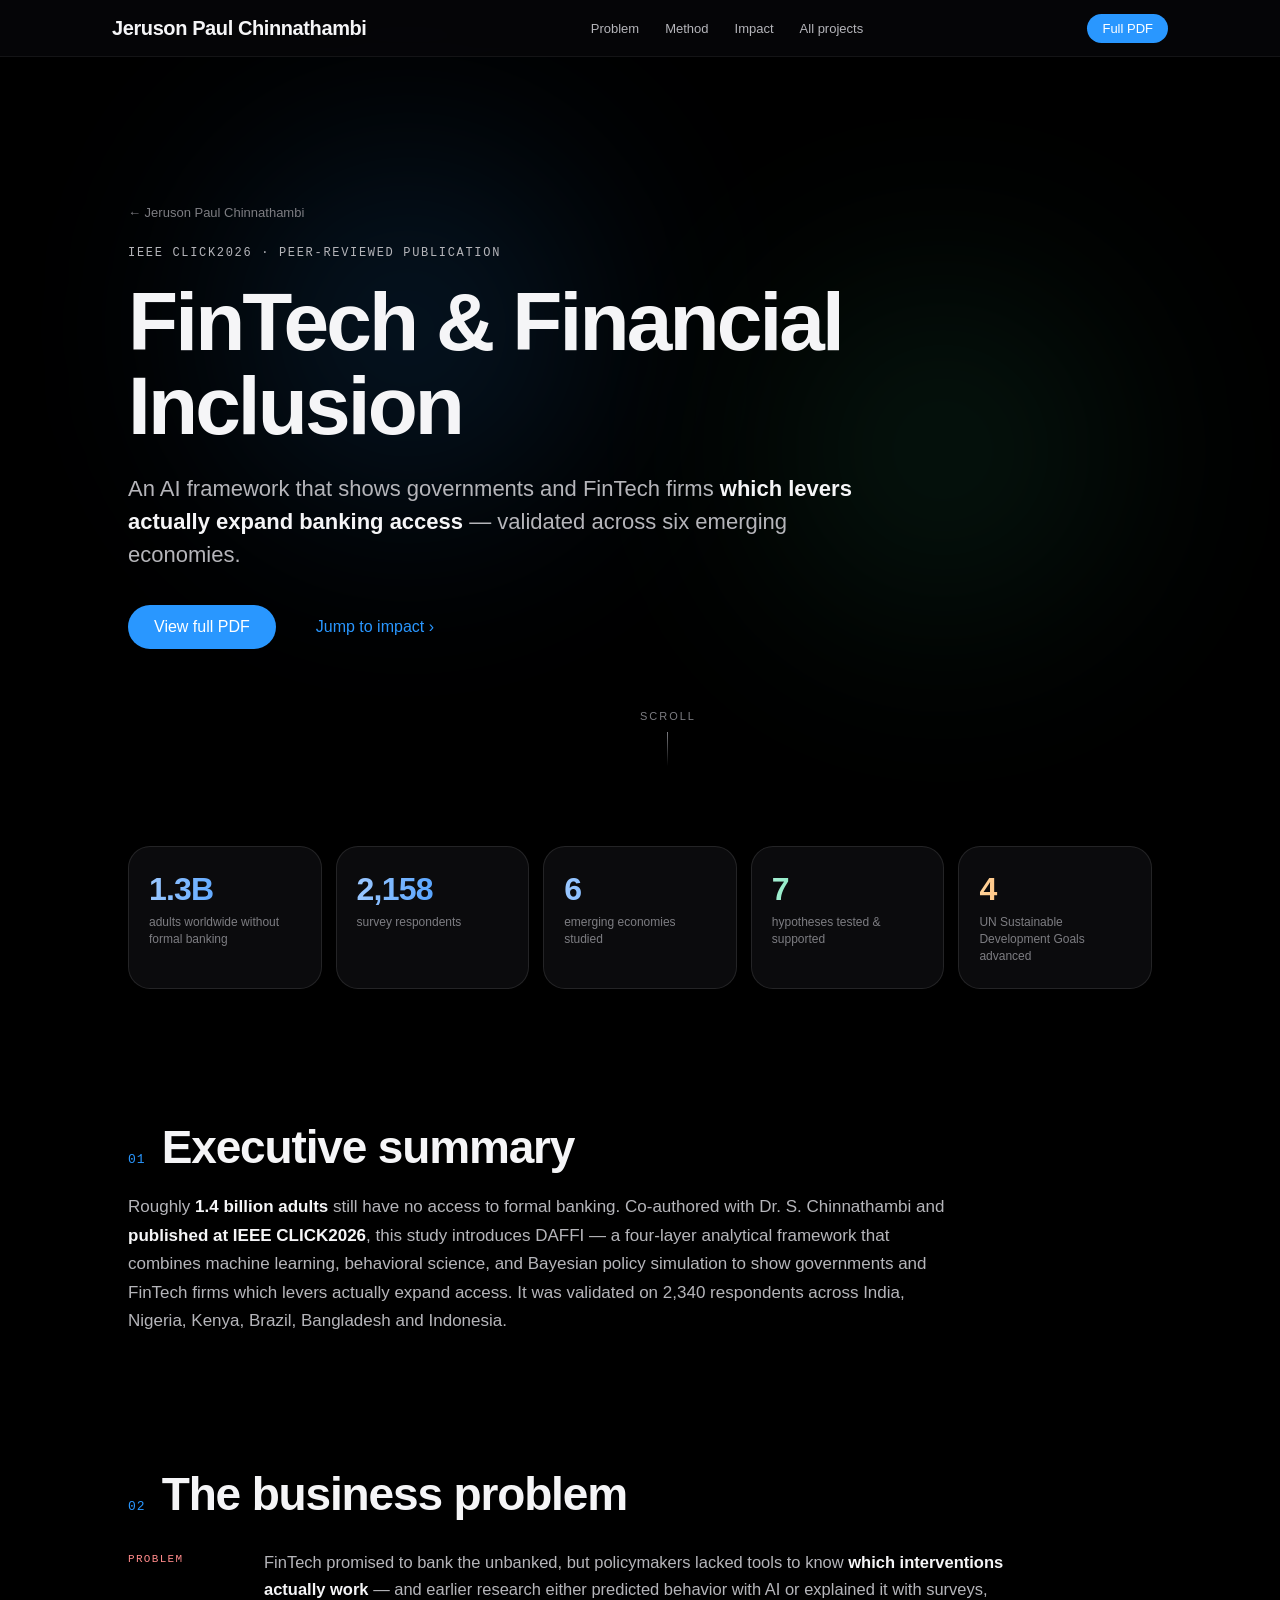
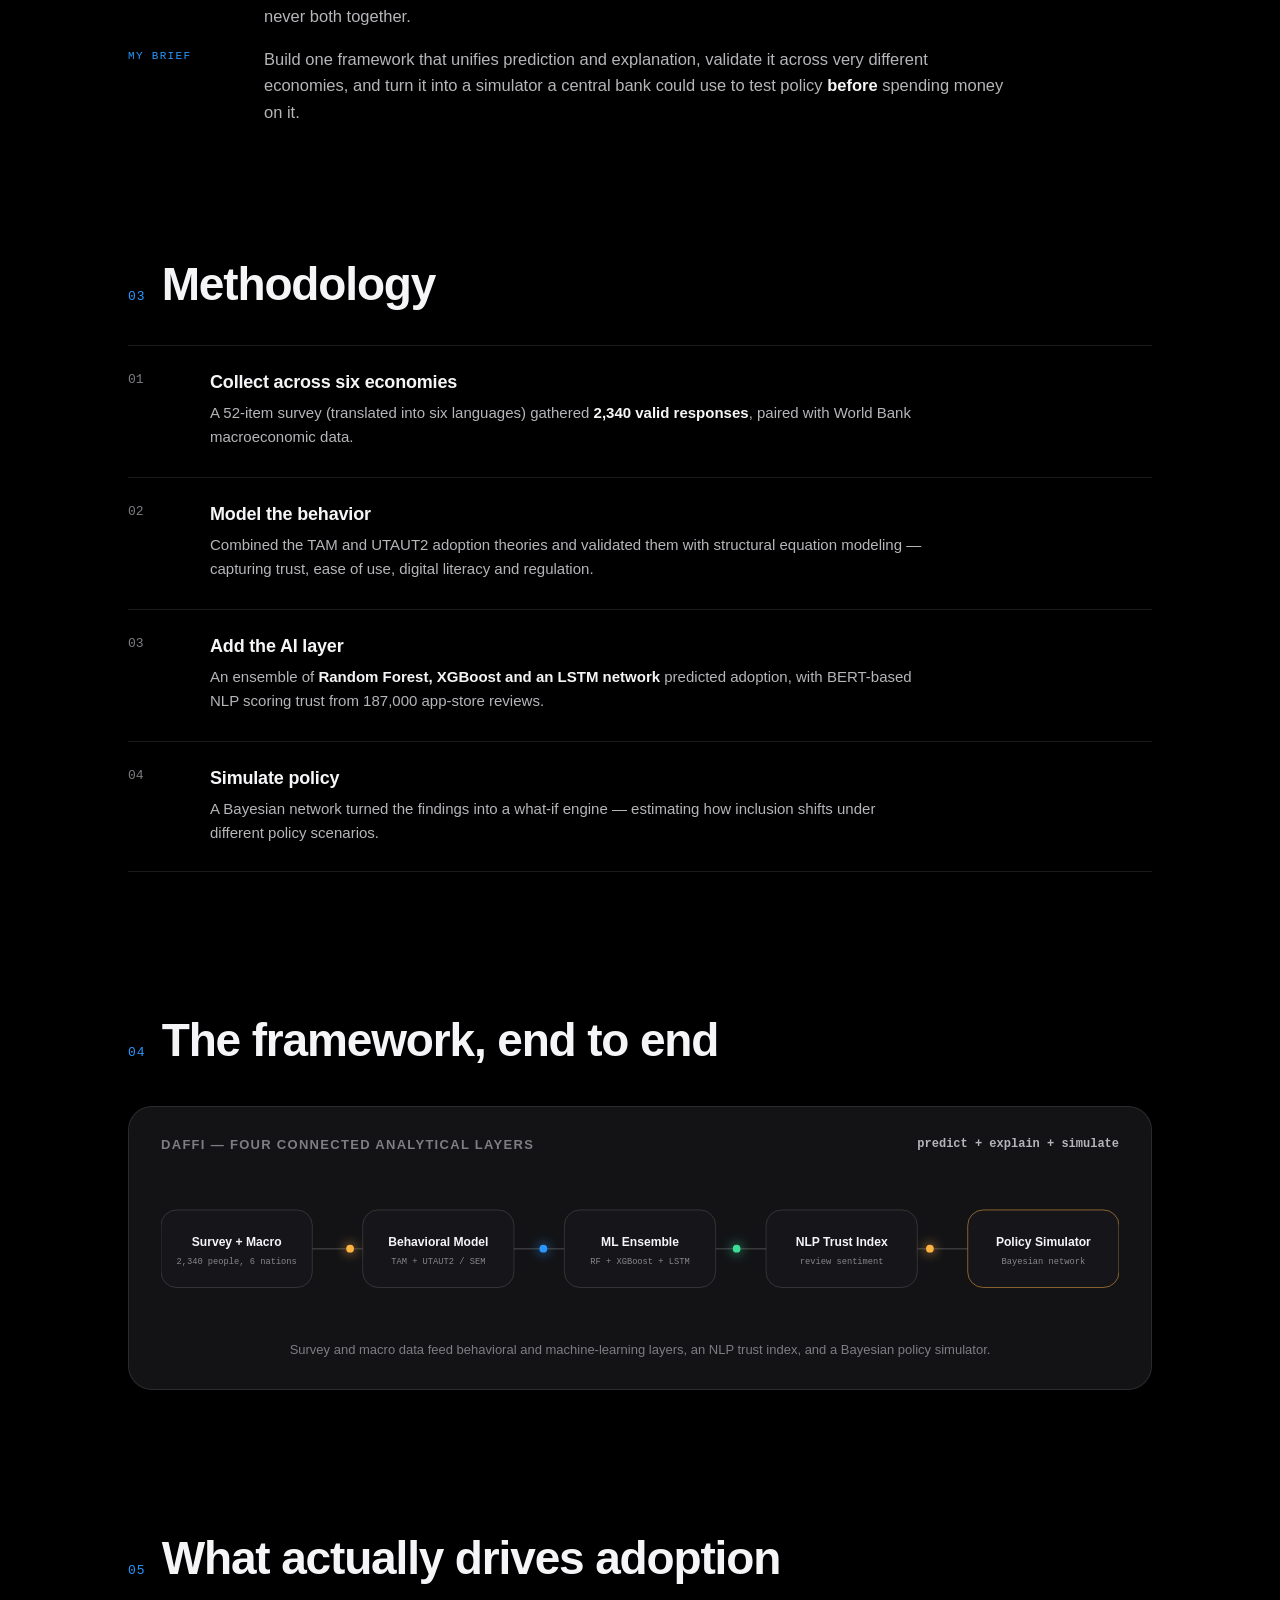
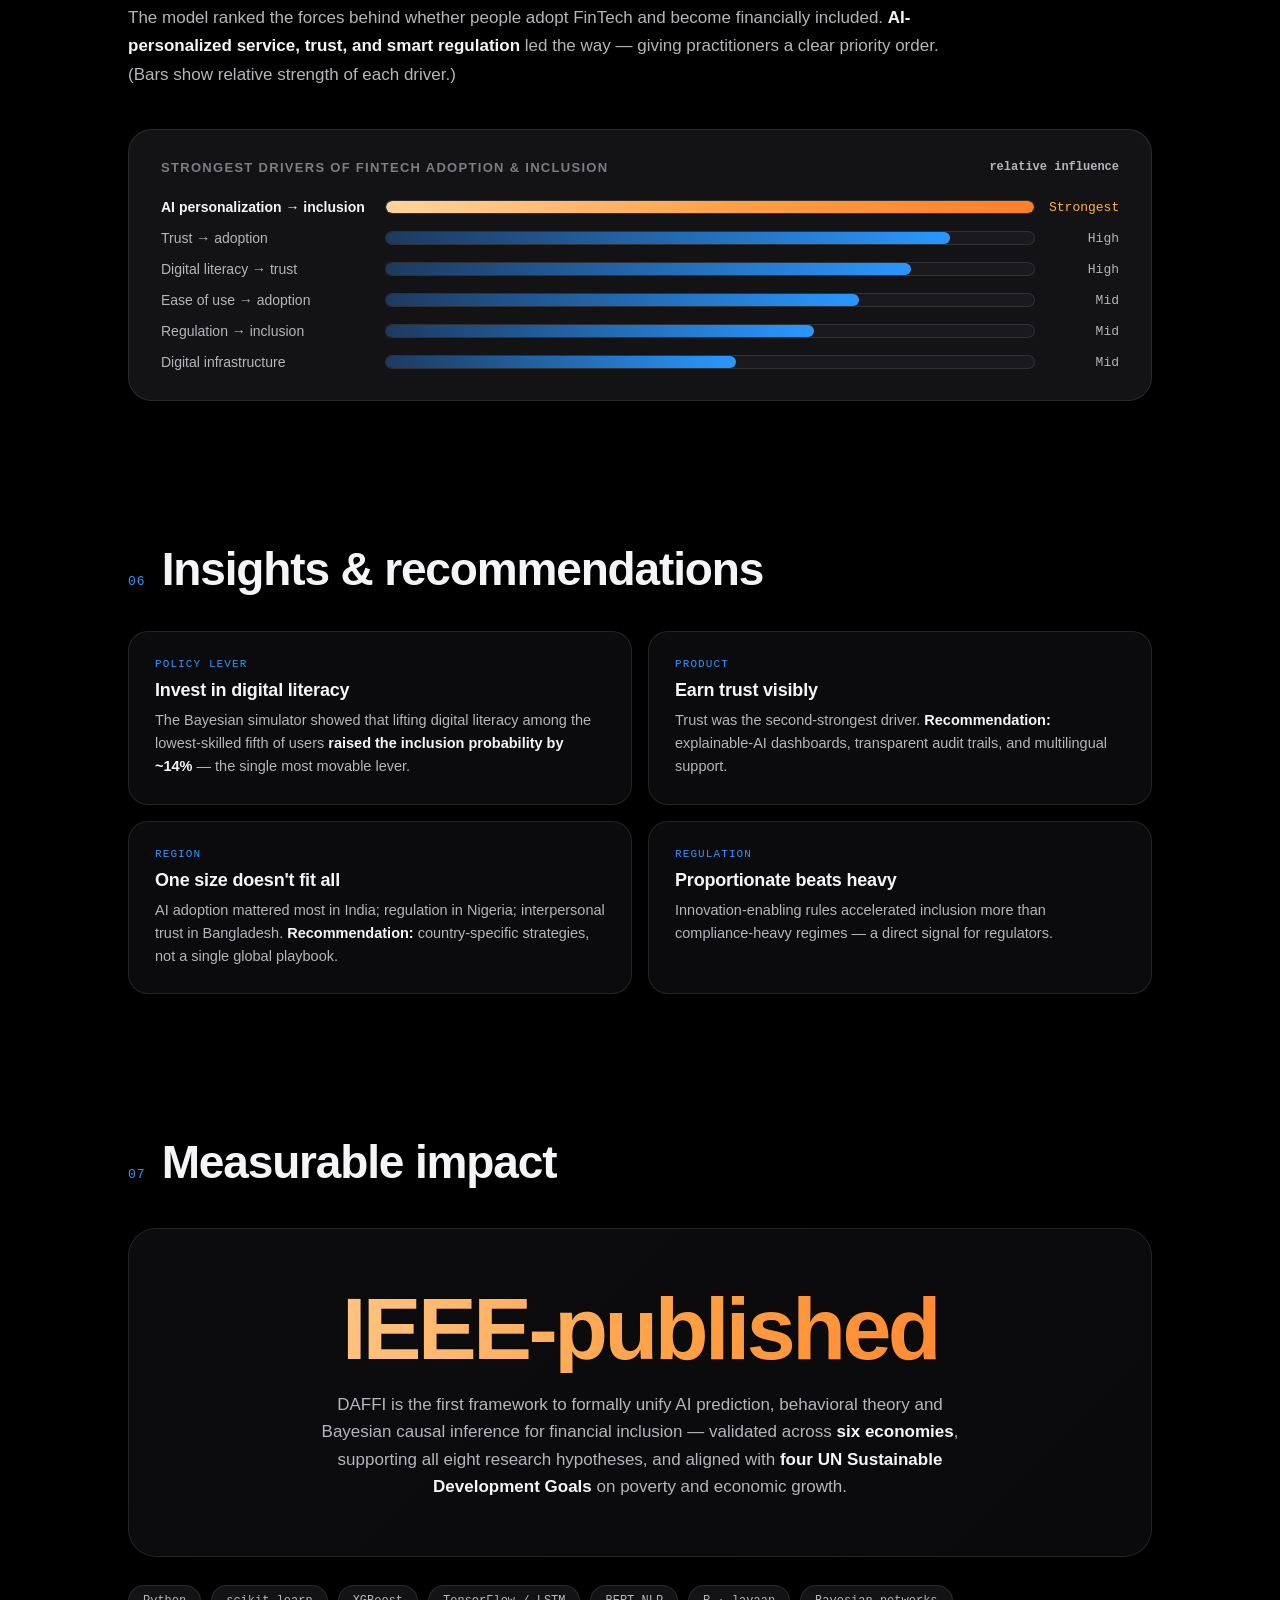
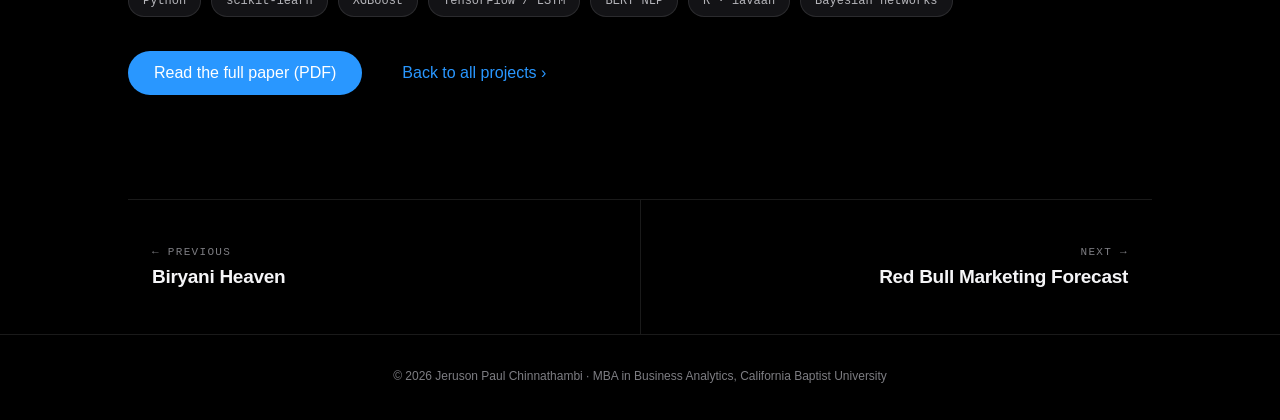
<file: projects/fintech-inclusion.html>
<!DOCTYPE html>
<html lang="en">
<head>
<meta charset="UTF-8">
<meta name="viewport" content="width=device-width, initial-scale=1.0">
<title>FinTech & Financial Inclusion (IEEE) | Jeruson Paul Chinnathambi</title>
<meta name="description" content="An IEEE-published AI framework showing which levers actually expand banking access across six emerging economies.">
<style>

:root{
  --bg:#000; --surface:#0b0b0d; --surface-2:#131316; --hairline:rgba(255,255,255,.10);
  --text:#f5f5f7; --text-2:#b5b5ba; --text-3:#7d7d82;
  --blue:#2997ff; --amber:#ffb340;
  --grad-hero:linear-gradient(96deg,#ffd49c 0%,#ff9f43 22%,#e8853b 38%,#8fb8ff 72%,#4d9fff 100%);
  --grad-warm:linear-gradient(96deg,#ffd49c,#ff9f43 55%,#ff7e29);
  --grad-cool:linear-gradient(96deg,#9cc8ff,#4d9fff 60%,#2563eb);
  --grad-mint:linear-gradient(96deg,#a8f0d4,#3ddc97 60%,#16a37a);
  --radius:28px;
  --font:-apple-system,BlinkMacSystemFont,"SF Pro Display","SF Pro Text","Helvetica Neue",Inter,Segoe UI,Roboto,sans-serif;
  --mono:"SF Mono",ui-monospace,SFMono-Regular,Menlo,Consolas,monospace;
}
*{margin:0;padding:0;box-sizing:border-box}
html{scroll-behavior:smooth}
body{background:var(--bg);color:var(--text);font-family:var(--font);-webkit-font-smoothing:antialiased;text-rendering:optimizeLegibility;overflow-x:hidden}
a{color:inherit;text-decoration:none}
img,svg{display:block;max-width:100%}
::selection{background:rgba(41,151,255,.35)}

/* nav */
.nav{position:fixed;top:0;left:0;right:0;z-index:100;backdrop-filter:saturate(180%) blur(20px);-webkit-backdrop-filter:saturate(180%) blur(20px);background:rgba(8,8,10,.72);border-bottom:1px solid rgba(255,255,255,.06)}
.nav-inner{max-width:1100px;margin:0 auto;height:56px;display:flex;align-items:center;justify-content:space-between;padding:0 22px;gap:18px}
.nav .brand{font-size:20px;font-weight:700;letter-spacing:-.02em;white-space:nowrap}
.nav .brand .dot{color:var(--blue)}
.nav ul{display:flex;gap:26px;list-style:none}
.nav ul a{font-size:13px;color:var(--text-2);transition:color .25s}
.nav ul a:hover{color:#fff}
.nav .cta{font-size:13px;background:var(--blue);color:#fff;padding:7px 15px;border-radius:980px;transition:background .25s;white-space:nowrap}
.nav .cta:hover{background:#52aaff}
@media(max-width:820px){.nav ul{display:none}.nav .brand{font-size:16px}}

/* generic section */
section{position:relative;padding:104px 24px}
.wrap{max-width:1024px;margin:0 auto}
.wrap-wide{max-width:1140px;margin:0 auto}
.kicker{font-size:13px;font-weight:600;letter-spacing:.14em;text-transform:uppercase;color:var(--text-3);margin-bottom:18px}
h2.head{font-size:clamp(34px,5.2vw,60px);font-weight:700;letter-spacing:-.03em;line-height:1.06}
.grad-warm{background:var(--grad-warm);-webkit-background-clip:text;background-clip:text;color:transparent}
.grad-cool{background:var(--grad-cool);-webkit-background-clip:text;background-clip:text;color:transparent}
.grad-mint{background:var(--grad-mint);-webkit-background-clip:text;background-clip:text;color:transparent}
.lede{font-size:clamp(17px,2vw,20px);color:var(--text-2);line-height:1.55;max-width:760px;margin-top:22px}
.lede strong{color:var(--text);font-weight:600}

/* reveal */
.rv{opacity:0;transform:translateY(46px);transition:opacity 1s cubic-bezier(.22,1,.36,1),transform 1s cubic-bezier(.22,1,.36,1)}
.rv.in{opacity:1;transform:none}
.rv-d1{transition-delay:.1s}.rv-d2{transition-delay:.2s}.rv-d3{transition-delay:.3s}

/* buttons */
.btn{display:inline-flex;align-items:center;gap:8px;font-size:16px;font-weight:500;padding:13px 26px;border-radius:980px;transition:transform .3s cubic-bezier(.22,1,.36,1),background .25s,box-shadow .3s}
.btn-fill{background:var(--blue);color:#fff}
.btn-fill:hover{background:#52aaff;transform:translateY(-2px);box-shadow:0 10px 34px rgba(41,151,255,.35)}
.btn-ghost{color:var(--blue)}
.btn-ghost:hover{text-decoration:underline}

/* ============ HOME HERO ============ */
.hero{position:relative;min-height:100svh;display:flex;align-items:center;justify-content:center;text-align:center;overflow:hidden;padding:130px 24px 90px}
.hero-glow{position:absolute;inset:0;pointer-events:none}
.hero-glow .orb{position:absolute;border-radius:50%;filter:blur(90px);opacity:.55;will-change:transform}
.orb-a{width:560px;height:560px;background:radial-gradient(circle at 35% 35%,rgba(255,159,67,.55),transparent 65%);top:8%;left:50%;margin-left:-440px;animation:drift1 14s ease-in-out infinite alternate}
.orb-b{width:620px;height:620px;background:radial-gradient(circle at 60% 50%,rgba(41,151,255,.4),transparent 65%);top:26%;left:50%;margin-left:-80px;animation:drift2 17s ease-in-out infinite alternate}
.orb-c{width:380px;height:380px;background:radial-gradient(circle at 50% 50%,rgba(255,212,156,.35),transparent 65%);bottom:4%;left:50%;margin-left:-190px;animation:drift3 12s ease-in-out infinite alternate}
@keyframes drift1{from{transform:translate(0,0) scale(1)}to{transform:translate(70px,40px) scale(1.12)}}
@keyframes drift2{from{transform:translate(0,0) scale(1.05)}to{transform:translate(-60px,-50px) scale(.95)}}
@keyframes drift3{from{transform:translate(0,0)}to{transform:translate(40px,-60px) scale(1.1)}}
.hero-content{position:relative;z-index:2;max-width:1000px}
.hero .name{font-size:clamp(27px,4.6vw,54px);font-weight:700;letter-spacing:-.02em;line-height:1.04;opacity:0;animation:riseIn 1s .12s cubic-bezier(.22,1,.36,1) forwards}
.hero .name .grad{background:var(--grad-hero);-webkit-background-clip:text;background-clip:text;color:transparent;background-size:200% 100%;animation:gradShift 9s ease-in-out infinite alternate}
.hero .role{font-size:clamp(13px,1.5vw,16px);font-weight:600;letter-spacing:.16em;text-transform:uppercase;color:var(--text-3);margin-top:14px;opacity:0;animation:riseIn 1s .3s cubic-bezier(.22,1,.36,1) forwards}
.hero h1{font-size:clamp(44px,8vw,96px);line-height:1.03;font-weight:700;letter-spacing:-.035em;margin:26px 0 0;opacity:0;animation:riseIn 1.1s .46s cubic-bezier(.22,1,.36,1) forwards}
.hero h1 .grad{background:var(--grad-hero);-webkit-background-clip:text;background-clip:text;color:transparent;background-size:200% 100%;animation:gradShift 9s ease-in-out infinite alternate}
@keyframes gradShift{from{background-position:0% 50%}to{background-position:100% 50%}}
.hero .sub{font-size:clamp(18px,2.3vw,23px);color:var(--text-2);max-width:680px;margin:22px auto 0;line-height:1.5;opacity:0;animation:riseIn 1.1s .62s cubic-bezier(.22,1,.36,1) forwards}
.hero .actions{margin-top:36px;display:flex;gap:14px;justify-content:center;flex-wrap:wrap;opacity:0;animation:riseIn 1.1s .8s cubic-bezier(.22,1,.36,1) forwards}
@keyframes riseIn{from{opacity:0;transform:translateY(34px)}to{opacity:1;transform:translateY(0)}}
.scroll-hint{position:absolute;bottom:26px;left:50%;transform:translateX(-50%);color:var(--text-3);font-size:11px;letter-spacing:.18em;text-transform:uppercase;opacity:0;animation:riseIn 1s 1.3s forwards}
.scroll-hint::after{content:"";display:block;width:1px;height:34px;background:linear-gradient(to bottom,var(--text-3),transparent);margin:10px auto 0;animation:pulseLine 2.2s ease-in-out infinite}
@keyframes pulseLine{0%,100%{opacity:.35}50%{opacity:1}}

/* stats band */
.stats{display:grid;grid-template-columns:repeat(4,1fr);gap:18px;margin-top:60px}
.stat{background:var(--surface);border:1px solid var(--hairline);border-radius:var(--radius);padding:32px 26px;transition:transform .5s cubic-bezier(.22,1,.36,1),border-color .4s}
.stat:hover{transform:translateY(-6px);border-color:rgba(255,255,255,.22)}
.stat .num{font-size:clamp(32px,4vw,44px);font-weight:700;letter-spacing:-.03em;background:var(--grad-hero);-webkit-background-clip:text;background-clip:text;color:transparent}
.stat .lbl{font-size:14px;color:var(--text-2);margin-top:8px;line-height:1.45}
@media(max-width:880px){.stats{grid-template-columns:repeat(2,1fr)}}
@media(max-width:520px){.stats{grid-template-columns:1fr}}

/* flagship teaser (home) */
.flagship{background:linear-gradient(to bottom,#000 0%,#070708 18%,#0a0a0c 100%)}
.flag-card{margin-top:50px;background:linear-gradient(135deg,#101014,#0b0b0d 60%);border:1px solid var(--hairline);border-radius:var(--radius);padding:clamp(28px,4vw,52px);overflow:hidden;position:relative;transition:border-color .4s,box-shadow .55s,transform .55s cubic-bezier(.22,1,.36,1);display:block}
.flag-card:hover{border-color:rgba(255,255,255,.2);box-shadow:0 28px 70px rgba(0,0,0,.55);transform:translateY(-6px)}
.flag-tag{font-family:var(--mono);font-size:11px;letter-spacing:.12em;text-transform:uppercase;color:var(--amber)}
.flag-card h3{font-size:clamp(26px,3.4vw,40px);font-weight:700;letter-spacing:-.025em;line-height:1.08;margin:14px 0 16px}
.flag-card p{font-size:16.5px;line-height:1.6;color:var(--text-2);max-width:760px}
.flag-card p strong{color:var(--text);font-weight:600}
.flag-mini{display:grid;grid-template-columns:repeat(4,1fr);gap:14px;margin:30px 0 8px}
.flag-mini .m{background:var(--surface-2);border:1px solid var(--hairline);border-radius:18px;padding:18px}
.flag-mini .v{font-size:clamp(20px,2.4vw,28px);font-weight:700;letter-spacing:-.02em}
.flag-mini .v.warm{background:var(--grad-warm);-webkit-background-clip:text;background-clip:text;color:transparent}
.flag-mini .k{font-size:12px;color:var(--text-3);margin-top:5px;line-height:1.4}
.flag-open{margin-top:24px;display:inline-flex;align-items:center;gap:8px;color:var(--blue);font-weight:600;font-size:16px}
.flag-open .arr{transition:transform .35s cubic-bezier(.22,1,.36,1)}
.flag-card:hover .flag-open .arr{transform:translateX(5px)}
@media(max-width:760px){.flag-mini{grid-template-columns:1fr 1fr}}

/* research cards */
.cards{display:grid;grid-template-columns:repeat(3,1fr);gap:20px;margin-top:56px}
.card{background:var(--surface);border:1px solid var(--hairline);border-radius:var(--radius);padding:32px 28px;display:flex;flex-direction:column;gap:13px;transition:transform .55s cubic-bezier(.22,1,.36,1),border-color .4s,box-shadow .55s;position:relative;overflow:hidden}
.card::before{content:"";position:absolute;top:0;left:0;right:0;height:1px;background:linear-gradient(90deg,transparent,rgba(255,255,255,.35),transparent);opacity:0;transition:opacity .5s}
.card:hover{transform:translateY(-8px);border-color:rgba(255,255,255,.2);box-shadow:0 24px 60px rgba(0,0,0,.55)}
.card:hover::before{opacity:1}
.card .tag{font-family:var(--mono);font-size:11px;letter-spacing:.1em;text-transform:uppercase;color:var(--text-3)}
.card .tag.hl{color:var(--amber)}
.card h4{font-size:20px;font-weight:700;letter-spacing:-.015em;line-height:1.25}
.card p{font-size:14.5px;line-height:1.58;color:var(--text-2);flex:1}
.card p strong{color:var(--text);font-weight:600}
.card .open{font-size:14px;color:var(--blue);font-weight:500;display:inline-flex;align-items:center;gap:6px;margin-top:2px}
.card .open .arr{transition:transform .35s cubic-bezier(.22,1,.36,1)}
.card:hover .open .arr{transform:translateX(4px)}
@media(max-width:860px){.cards{grid-template-columns:1fr}}

/* experience */
.xp{margin-top:56px;display:flex;flex-direction:column}
.xp-item{display:grid;grid-template-columns:200px 1fr;gap:34px;padding:40px 0;border-top:1px solid var(--hairline)}
.xp-item:last-child{border-bottom:1px solid var(--hairline)}
.xp-when{font-family:var(--mono);font-size:12.5px;color:var(--text-3);padding-top:6px}
.xp-role{font-size:21px;font-weight:700;letter-spacing:-.015em}
.xp-org{font-size:14.5px;color:var(--amber);margin-top:4px;font-weight:500}
.xp-body{font-size:15px;color:var(--text-2);line-height:1.65;margin-top:14px;max-width:680px}
.xp-body strong{color:var(--text);font-weight:600}
@media(max-width:700px){.xp-item{grid-template-columns:1fr;gap:8px}}

/* skills */
.skill-groups{display:grid;grid-template-columns:repeat(3,1fr);gap:20px;margin-top:56px}
.sg{background:var(--surface);border:1px solid var(--hairline);border-radius:var(--radius);padding:30px 28px}
.sg h5{font-size:13px;letter-spacing:.12em;text-transform:uppercase;color:var(--text-3);margin-bottom:18px;font-weight:600}
.sg ul{list-style:none;display:flex;flex-wrap:wrap;gap:9px}
.sg li{font-size:13px;color:var(--text-2);background:var(--surface-2);border:1px solid var(--hairline);padding:7px 13px;border-radius:980px}
@media(max-width:860px){.skill-groups{grid-template-columns:1fr 1fr}}
@media(max-width:540px){.skill-groups{grid-template-columns:1fr}}

/* contact */
.contact{text-align:center;padding-bottom:150px}
.contact h2{font-size:clamp(42px,7vw,84px);font-weight:700;letter-spacing:-.035em;line-height:1.04}
.contact h2 .grad{background:var(--grad-hero);-webkit-background-clip:text;background-clip:text;color:transparent;background-size:200% 100%;animation:gradShift 9s ease-in-out infinite alternate}
.contact .sub{font-size:18px;color:var(--text-2);margin-top:20px}
.contact .actions{margin-top:36px;display:flex;gap:16px;justify-content:center;flex-wrap:wrap}
.contact .links{margin-top:44px;display:flex;gap:28px;justify-content:center;flex-wrap:wrap;font-size:14px;color:var(--text-3)}
.contact .links a{color:var(--text-2);transition:color .25s}
.contact .links a:hover{color:#fff}

footer{border-top:1px solid var(--hairline);padding:34px 24px;text-align:center;font-size:12px;color:var(--text-3)}

/* ===================== PROJECT PAGE ===================== */
.phero{position:relative;min-height:88svh;display:flex;align-items:center;overflow:hidden;padding:150px 24px 90px}
.phero-glow{position:absolute;inset:0;pointer-events:none}
.phero-glow .o{position:absolute;border-radius:50%;filter:blur(100px);opacity:.5}
.phero-content{position:relative;z-index:2;max-width:1024px;margin:0 auto;width:100%}
.back-link{display:inline-flex;align-items:center;gap:7px;font-size:13px;color:var(--text-3);margin-bottom:26px;transition:color .25s}
.back-link:hover{color:#fff}
.phero .ptag{font-family:var(--mono);font-size:12px;letter-spacing:.14em;text-transform:uppercase;color:var(--text-2);margin-bottom:20px}
.phero h1{font-size:clamp(40px,7vw,82px);font-weight:700;letter-spacing:-.035em;line-height:1.02}
.phero .psub{font-size:clamp(18px,2.2vw,22px);color:var(--text-2);line-height:1.5;max-width:760px;margin-top:24px}
.phero .psub strong{color:var(--text);font-weight:600}
.phero .pactions{margin-top:34px;display:flex;gap:14px;flex-wrap:wrap}

/* exec KPI strip */
.kpis{display:grid;grid-template-columns:repeat(5,1fr);gap:14px;margin-top:54px}
.kpi{background:var(--surface);border:1px solid var(--hairline);border-radius:22px;padding:24px 20px}
.kpi .v{font-size:clamp(24px,2.7vw,32px);font-weight:700;letter-spacing:-.025em}
.kpi .v.warm{background:var(--grad-warm);-webkit-background-clip:text;background-clip:text;color:transparent}
.kpi .v.cool{background:var(--grad-cool);-webkit-background-clip:text;background-clip:text;color:transparent}
.kpi .v.mint{background:var(--grad-mint);-webkit-background-clip:text;background-clip:text;color:transparent}
.kpi .k{font-size:12px;color:var(--text-3);margin-top:6px;line-height:1.4}
@media(max-width:920px){.kpis{grid-template-columns:repeat(3,1fr)}}
@media(max-width:560px){.kpis{grid-template-columns:1fr 1fr}}

/* section heading w/ index */
.sec-head{display:flex;align-items:baseline;gap:16px;margin-bottom:8px}
.sec-head .ix{font-family:var(--mono);font-size:13px;color:var(--blue);letter-spacing:.08em}
h2.sec-title{font-size:clamp(28px,4vw,46px);font-weight:700;letter-spacing:-.025em;line-height:1.08}
.sec-body{font-size:17px;line-height:1.68;color:var(--text-2);max-width:820px;margin-top:20px}
.sec-body strong{color:var(--text);font-weight:600}
.sec-body + .sec-body{margin-top:16px}

/* problem/action/result blocks */
.par{display:grid;grid-template-columns:120px 1fr;gap:16px;margin-top:30px;max-width:880px}
.par .lab{font-family:var(--mono);font-size:11px;letter-spacing:.12em;text-transform:uppercase;padding-top:4px}
.par .lab.p{color:#ff8a8a}.par .lab.a{color:var(--blue)}.par .lab.r{color:#3ddc97}
.par .tx{font-size:16.5px;line-height:1.62;color:var(--text-2)}
.par .tx strong{color:var(--text);font-weight:600}
@media(max-width:560px){.par{grid-template-columns:1fr;gap:5px}.par .tx{margin-bottom:8px}}

/* numbered steps (methodology) */
.steps{margin-top:36px;display:flex;flex-direction:column;gap:2px;counter-reset:st}
.step{display:grid;grid-template-columns:62px 1fr;gap:20px;padding:26px 0;border-top:1px solid var(--hairline)}
.step:last-child{border-bottom:1px solid var(--hairline)}
.step .n{counter-increment:st;font-family:var(--mono);font-size:13px;color:var(--text-3)}
.step .n::before{content:counter(st,decimal-leading-zero)}
.step h4{font-size:18px;font-weight:600;letter-spacing:-.01em}
.step p{font-size:15px;line-height:1.6;color:var(--text-2);margin-top:8px;max-width:720px}
.step p strong{color:var(--text);font-weight:600}

/* panel wrapper for visuals */
.viz{margin-top:40px;background:var(--surface-2);border:1px solid var(--hairline);border-radius:24px;padding:30px clamp(16px,3vw,32px)}
.viz-title{font-size:13px;font-weight:600;letter-spacing:.1em;text-transform:uppercase;color:var(--text-3);margin-bottom:24px;display:flex;justify-content:space-between;flex-wrap:wrap;gap:8px}
.viz-title em{font-style:normal;color:var(--text-2);font-family:var(--mono);font-size:12px;text-transform:none;letter-spacing:0}

/* pipeline svg */
.pipe{width:100%;height:auto}
.pn{fill:#16161a;stroke:rgba(255,255,255,.14);stroke-width:1}
.pn.accent{stroke:rgba(255,179,64,.5)}
.pl{fill:#f5f5f7;font-family:var(--font);font-size:12.5px;font-weight:600}
.ps{fill:#86868b;font-family:var(--mono);font-size:9px}
.pln{stroke:rgba(255,255,255,.16);stroke-width:1.6;fill:none}
.pcap{font-size:13px;color:var(--text-3);margin-top:18px;text-align:center;line-height:1.5}

/* horizontal bars */
.hbars{display:flex;flex-direction:column;gap:15px}
.hbar-row{display:grid;grid-template-columns:minmax(120px,210px) 1fr 70px;gap:14px;align-items:center}
.hbar-name{font-size:14px;color:var(--text-2)}
.hbar-name.win{color:var(--text);font-weight:600}
.hbar-track{height:14px;background:#1a1a1e;border-radius:980px;overflow:hidden;border:1px solid var(--hairline)}
.hbar-fill{height:100%;width:0%;border-radius:980px;background:linear-gradient(90deg,#1d3a5f,#2997ff);transition:width 1.4s cubic-bezier(.22,1,.36,1)}
.hbar-fill.win{background:var(--grad-warm)}
.hbar-fill.neg{background:repeating-linear-gradient(135deg,#3a2026 0 6px,#241317 6px 12px)}
.hbar-fill.mint{background:var(--grad-mint)}
.hbar-val{font-family:var(--mono);font-size:13px;color:var(--text-2);text-align:right}
.hbar-val.win{color:var(--amber)}
@media(max-width:600px){.hbar-row{grid-template-columns:96px 1fr 56px}.hbar-name{font-size:12px}}

/* vertical bars */
.vbars{display:grid;grid-auto-flow:column;grid-auto-columns:1fr;gap:12px;align-items:end;height:250px}
.vcol{display:flex;flex-direction:column;justify-content:flex-end;height:100%;text-align:center}
.vbar{position:relative;border-radius:12px 12px 6px 6px;height:0%;transition:height 1.4s cubic-bezier(.22,1,.36,1);background:linear-gradient(to top,#1d3a5f,#2997ff)}
.vbar.warm{background:linear-gradient(to top,#7a4a14,#ffb340)}
.vbar.mint{background:linear-gradient(to top,#14573b,#3ddc97)}
.vbar.muted{background:linear-gradient(to top,#2c2c30,#5b5b63)}
.vbar.closed{background:repeating-linear-gradient(135deg,#232326 0 6px,#1a1a1d 6px 12px);border:1px dashed rgba(255,255,255,.15)}
.vbar .v{position:absolute;top:-24px;left:50%;transform:translateX(-50%);font-family:var(--mono);font-size:11px;color:var(--text-2);white-space:nowrap;opacity:0;transition:opacity .6s .9s}
.vbars.play .vbar .v{opacity:1}
.vlbl{font-size:11.5px;color:var(--text-3);margin-top:11px}
@media(max-width:560px){.vbars{gap:6px}.vbar .v{font-size:9px}}

/* two-state (before/after) grouped bars */
.region{display:flex;flex-direction:column;gap:16px}
.rg-row{display:grid;grid-template-columns:140px 1fr;gap:16px;align-items:center}
.rg-name{font-size:14px;color:var(--text-2)}
.rg-bars{display:flex;flex-direction:column;gap:7px}
.rg-bar{height:13px;border-radius:980px;position:relative;overflow:hidden;background:#1a1a1e;border:1px solid var(--hairline)}
.rg-fill{position:absolute;left:0;top:0;bottom:0;width:0%;border-radius:980px;transition:width 1.4s cubic-bezier(.22,1,.36,1)}
.rg-fill.now{background:linear-gradient(90deg,#5a2630,#ff6b6b)}
.rg-fill.rec{background:var(--grad-mint)}
.rg-tag{font-family:var(--mono);font-size:9.5px;color:var(--text-3);position:absolute;right:8px;top:50%;transform:translateY(-50%)}
.rg-legend{display:flex;gap:20px;margin-bottom:20px;font-size:12px;color:var(--text-3)}
.rg-legend span{display:inline-flex;align-items:center;gap:7px}
.rg-legend i{width:11px;height:11px;border-radius:3px;display:inline-block}
@media(max-width:560px){.rg-row{grid-template-columns:84px 1fr}}

/* donut */
.donut-wrap{display:flex;gap:36px;align-items:center;flex-wrap:wrap;justify-content:center}
.donut{flex:0 0 auto}
.donut circle{fill:none;stroke-width:26;stroke-dashoffset:0;transition:stroke-dasharray 1.5s cubic-bezier(.22,1,.36,1)}
.donut-legend{display:flex;flex-direction:column;gap:14px;min-width:230px}
.dl{display:flex;align-items:center;gap:12px;font-size:14px;color:var(--text-2)}
.dl i{width:13px;height:13px;border-radius:4px;flex:0 0 auto}
.dl b{color:var(--text);font-weight:600;margin-left:auto;font-family:var(--mono);font-size:13px}

/* line chart draw-on */
.linechart{width:100%;height:auto}
.lc-line{fill:none;stroke-width:2.5;stroke-dasharray:1;stroke-dashoffset:1;transition:stroke-dashoffset 2s ease}
.lc-line.in{stroke-dashoffset:0}
.lc-area{opacity:0;transition:opacity 1.2s ease .6s}
.lc-area.in{opacity:.16}
.lc-axis{stroke:rgba(255,255,255,.12);stroke-width:1}
.lc-txt{fill:#7d7d82;font-family:var(--mono);font-size:10px}
.lc-dot{opacity:0;transition:opacity .5s}
.lc-dot.in{opacity:1}

/* insight / reco cards */
.icards{display:grid;grid-template-columns:1fr 1fr;gap:16px;margin-top:36px}
.ic{background:var(--surface);border:1px solid var(--hairline);border-radius:20px;padding:26px;transition:border-color .4s,transform .5s cubic-bezier(.22,1,.36,1)}
.ic:hover{border-color:rgba(255,255,255,.2);transform:translateY(-4px)}
.ic .ic-n{font-family:var(--mono);font-size:11px;color:var(--blue);letter-spacing:.1em}
.ic h4{font-size:18px;font-weight:600;margin:10px 0 8px;letter-spacing:-.01em}
.ic p{font-size:14.5px;line-height:1.58;color:var(--text-2)}
.ic p strong{color:var(--text);font-weight:600}
@media(max-width:680px){.icards{grid-template-columns:1fr}}

/* impact band */
.impact{background:linear-gradient(135deg,#0c0c0f,#0a0a0c);border:1px solid var(--hairline);border-radius:var(--radius);padding:clamp(30px,5vw,56px);margin-top:40px;text-align:center}
.impact .big{font-size:clamp(44px,8vw,88px);font-weight:700;letter-spacing:-.04em;line-height:1;background:var(--grad-warm);-webkit-background-clip:text;background-clip:text;color:transparent}
.impact .big.mint{background:var(--grad-mint);-webkit-background-clip:text;background-clip:text;color:transparent}
.impact .cap{font-size:17px;color:var(--text-2);margin-top:18px;max-width:680px;margin-left:auto;margin-right:auto;line-height:1.6}
.impact .cap strong{color:var(--text);font-weight:600}

/* tools chips */
.tools{display:flex;flex-wrap:wrap;gap:10px;margin-top:28px}
.tool{font-family:var(--mono);font-size:12px;color:var(--text-2);background:var(--surface-2);border:1px solid var(--hairline);padding:8px 14px;border-radius:980px}

/* prev/next project nav */
.pnav{border-top:1px solid var(--hairline);display:grid;grid-template-columns:1fr 1fr}
.pnav a{padding:46px 24px;transition:background .3s}
.pnav a:hover{background:#0c0c0f}
.pnav a.next{text-align:right;border-left:1px solid var(--hairline)}
.pnav .dir{font-family:var(--mono);font-size:11px;letter-spacing:.12em;text-transform:uppercase;color:var(--text-3)}
.pnav .ttl{font-size:19px;font-weight:600;margin-top:8px;letter-spacing:-.015em;color:var(--text)}
.pnav-wrap{max-width:1024px;margin:0 auto}
@media(max-width:560px){.pnav{grid-template-columns:1fr}.pnav a.next{border-left:0;border-top:1px solid var(--hairline);text-align:left}}

/* experience detail */
.xp-desc{font-size:13.5px;color:var(--text-3);margin-top:8px;font-style:italic;line-height:1.5;max-width:680px}
.xp-list{margin-top:16px;display:flex;flex-direction:column;gap:13px;max-width:740px;list-style:none}
.xp-list li{position:relative;padding-left:22px;font-size:14.5px;line-height:1.6;color:var(--text-2)}
.xp-list li::before{content:"";position:absolute;left:0;top:9px;width:7px;height:7px;border-radius:50%;background:var(--blue)}
.xp-list li strong{color:var(--text);font-weight:600}

/* vision */
.vision{background:linear-gradient(to bottom,#070708,#000)}
.vision .vstate{font-size:clamp(24px,3.4vw,42px);font-weight:700;letter-spacing:-.025em;line-height:1.22;max-width:920px;margin-top:24px}
.pillars{display:grid;grid-template-columns:repeat(4,1fr);gap:18px;margin-top:50px}
.pillar{background:var(--surface);border:1px solid var(--hairline);border-radius:22px;padding:28px 24px;transition:transform .5s cubic-bezier(.22,1,.36,1),border-color .4s}
.pillar:hover{transform:translateY(-6px);border-color:rgba(255,255,255,.2)}
.pillar .pi{font-family:var(--mono);font-size:11px;letter-spacing:.1em;text-transform:uppercase;color:var(--blue)}
.pillar h4{font-size:18px;font-weight:600;margin:12px 0 8px;letter-spacing:-.01em}
.pillar p{font-size:14px;color:var(--text-2);line-height:1.55}
@media(max-width:880px){.pillars{grid-template-columns:1fr 1fr}}
@media(max-width:520px){.pillars{grid-template-columns:1fr}}

/* music */
.music-stats{display:grid;grid-template-columns:repeat(3,1fr);gap:16px;margin-top:46px}
.mstat{background:var(--surface);border:1px solid var(--hairline);border-radius:22px;padding:28px 24px}
.mstat .v{font-size:clamp(30px,4vw,42px);font-weight:700;letter-spacing:-.03em;background:var(--grad-warm);-webkit-background-clip:text;background-clip:text;color:transparent}
.mstat .k{font-size:13px;color:var(--text-2);margin-top:6px}
.charts{margin-top:24px;display:flex;flex-direction:column;gap:12px}
.chart-row{display:grid;grid-template-columns:64px 1fr auto;gap:18px;align-items:center;background:var(--surface);border:1px solid var(--hairline);border-radius:18px;padding:18px 22px;transition:border-color .4s,transform .5s cubic-bezier(.22,1,.36,1)}
.chart-row:hover{border-color:rgba(255,179,64,.4);transform:translateX(4px)}
.chart-rank{font-family:var(--mono);font-size:26px;font-weight:700;color:var(--amber);line-height:1}
.chart-rank span{font-size:14px;color:var(--text-3)}
.chart-info .t{font-size:16px;font-weight:600;letter-spacing:-.01em}
.chart-info .c{font-size:13px;color:var(--text-3);margin-top:3px}
.chart-meta{font-family:var(--mono);font-size:11px;color:var(--text-3);text-align:right;white-space:nowrap;line-height:1.5}
@media(max-width:600px){.chart-row{grid-template-columns:48px 1fr}.chart-meta{display:none}.music-stats{grid-template-columns:1fr}}

/* music gallery (masonry) */
.gallery{column-count:2;column-gap:20px;margin-top:14px}
.gcard{break-inside:avoid;margin-bottom:20px;background:var(--surface);border:1px solid var(--hairline);border-radius:22px;overflow:hidden;transition:transform .55s cubic-bezier(.22,1,.36,1),border-color .4s,box-shadow .55s}
.gcard:hover{transform:translateY(-6px);border-color:rgba(255,179,64,.4);box-shadow:0 24px 60px rgba(0,0,0,.5)}
.gcard img{width:100%;height:auto;display:block;border-bottom:1px solid var(--hairline)}
.gcard .meta{padding:18px 20px;display:flex;align-items:center;gap:16px}
.gcard .rank{font-family:var(--mono);font-size:28px;font-weight:700;color:var(--amber);line-height:1;flex:0 0 auto}
.gcard .rank span{font-size:14px;color:var(--text-3)}
.gcard .info .t{font-size:16px;font-weight:600;letter-spacing:-.01em;line-height:1.25}
.gcard .info .c{font-size:13px;color:var(--text-3);margin-top:4px}
.gcard .info .w{font-family:var(--mono);font-size:10.5px;color:var(--text-3);margin-top:5px;letter-spacing:.04em}
@media(max-width:760px){.gallery{column-count:1}}

.feature-banner{margin-top:14px;border-radius:22px;overflow:hidden;border:1px solid var(--hairline);transition:border-color .4s}
.feature-banner:hover{border-color:rgba(255,179,64,.4)}
.feature-banner img{width:100%;height:auto;display:block}
.feature-cap{font-size:14px;color:var(--text-3);margin-top:16px;text-align:center;line-height:1.5}

.btn-spotify{background:#1db954;color:#000;font-weight:600}
.btn-spotify:hover{background:#1ed760;transform:translateY(-2px);box-shadow:0 10px 34px rgba(29,185,84,.35)}
.nav .cta.spotify{background:#1db954;color:#000}
.nav .cta.spotify:hover{background:#1ed760}
.chart-row.linked{cursor:pointer}

/* project screenshot showcase (3D) */
.shots{margin-top:40px;display:flex;flex-direction:column;gap:46px;perspective:1500px}
.shot{position:relative}
.shot .glow{position:absolute;inset:-8% -4%;border-radius:34px;background:radial-gradient(circle at 50% 42%,rgba(180,100,255,.4),rgba(41,151,255,.2) 45%,transparent 72%);filter:blur(46px);z-index:0;opacity:.85;animation:shotPulse 7s ease-in-out infinite}
.shot .frame{position:relative;z-index:1;transform-style:preserve-3d;animation:shotFloat 8s ease-in-out infinite}
.shot img{display:block;width:100%;border-radius:16px;border:1px solid rgba(255,255,255,.14);box-shadow:0 44px 100px rgba(0,0,0,.65);transition:transform .5s cubic-bezier(.22,1,.36,1)}
.shot.tl img{transform:rotateY(8deg) rotateX(3deg)}
.shot.tr img{transform:rotateY(-8deg) rotateX(3deg)}
.shot:hover img{transform:rotateY(0deg) rotateX(0deg) scale(1.015)}
.shot-cap{font-size:14px;color:var(--text-3);margin-top:18px;text-align:center;line-height:1.5}
.shot-cap strong{color:var(--text-2);font-weight:600}
@keyframes shotFloat{0%,100%{transform:translateY(0)}50%{transform:translateY(-13px)}}
@keyframes shotPulse{0%,100%{opacity:.6}50%{opacity:.95}}

/* roadmap */
.road{margin-top:36px;display:grid;grid-template-columns:repeat(4,1fr);gap:16px}
.road .r{background:var(--surface);border:1px solid var(--hairline);border-radius:20px;padding:24px 22px;transition:transform .5s cubic-bezier(.22,1,.36,1),border-color .4s}
.road .r:hover{transform:translateY(-5px);border-color:rgba(255,255,255,.2)}
.road .r .v{font-family:var(--mono);font-size:11px;letter-spacing:.1em;text-transform:uppercase;color:var(--blue)}
.road .r h4{font-size:16px;font-weight:600;margin:10px 0 10px;letter-spacing:-.01em}
.road .r ul{list-style:none;display:flex;flex-direction:column;gap:7px}
.road .r li{font-size:13px;color:var(--text-2);line-height:1.45;padding-left:14px;position:relative}
.road .r li::before{content:"";position:absolute;left:0;top:8px;width:5px;height:5px;border-radius:50%;background:var(--amber)}
@media(max-width:880px){.road{grid-template-columns:1fr 1fr}}
@media(max-width:520px){.road{grid-template-columns:1fr}}

/* sparkles */
.sparkles{position:absolute;inset:0;pointer-events:none;overflow:hidden;z-index:1}
.sparkle{position:absolute;width:3px;height:3px;border-radius:50%;background:#fff;opacity:0;box-shadow:0 0 6px 1px rgba(255,255,255,.8);animation:twinkle var(--dur,4s) ease-in-out var(--del,0s) infinite}
.sparkle.amber{background:#ffd49c;box-shadow:0 0 7px 1px rgba(255,179,64,.9)}
.sparkle.blue{background:#bcdcff;box-shadow:0 0 7px 1px rgba(41,151,255,.9)}
@keyframes twinkle{0%,100%{opacity:0;transform:scale(.4)}50%{opacity:.95;transform:scale(1.15)}}

/* hero scroll-twist wrapper (JS-driven) */
.hero-content{will-change:transform,opacity,filter;transform-origin:center 32%}

/* hero avatar (3D) */
.hero-avatar{position:relative;width:clamp(140px,17vw,188px);height:clamp(140px,17vw,188px);margin:0 auto 30px;perspective:900px;opacity:0;animation:riseIn 1s .05s cubic-bezier(.22,1,.36,1) forwards}
.ha-tilt{position:relative;width:100%;height:100%;transform-style:preserve-3d;transition:transform .25s cubic-bezier(.22,1,.36,1)}
.ha-float{position:relative;width:100%;height:100%;transform-style:preserve-3d;animation:avFloat 6s ease-in-out infinite}
.ha-glow{position:absolute;inset:-26%;border-radius:50%;background:conic-gradient(from 0deg,#ff9f43,#ffd49c,#4d9fff,#8fb8ff,#ff9f43);filter:blur(30px);opacity:.5;animation:avSpin 9s linear infinite}
.ha-ring{position:absolute;inset:-7px;border-radius:50%;background:conic-gradient(from 0deg,#ffd49c,#ff9f43,#e8853b,#4d9fff,#9cc8ff,#ffd49c);animation:avSpin 9s linear infinite;-webkit-mask:radial-gradient(farthest-side,transparent calc(100% - 6px),#000 calc(100% - 5px));mask:radial-gradient(farthest-side,transparent calc(100% - 6px),#000 calc(100% - 5px))}
.ha-photo{position:absolute;inset:0;border-radius:50%;overflow:hidden;border:2px solid rgba(255,255,255,.14);box-shadow:0 22px 55px rgba(0,0,0,.6);transform:translateZ(45px)}
.ha-photo::after{content:"";position:absolute;inset:0;border-radius:50%;background:linear-gradient(150deg,rgba(255,179,64,.16),transparent 42%,transparent 62%,rgba(41,151,255,.18));pointer-events:none}
.ha-photo img{width:100%;height:100%;object-fit:cover;display:block}
@keyframes avFloat{0%,100%{transform:translateY(0)}50%{transform:translateY(-11px)}}
@keyframes avSpin{to{transform:rotate(360deg)}}

@media(prefers-reduced-motion:reduce){
  .shot .frame,.shot .glow{animation:none}
  .hero-avatar{opacity:1;animation:none}
  .ha-float,.ha-glow,.ha-ring{animation:none}
  *,*::before,*::after{animation-duration:.001s!important;animation-iteration-count:1!important;transition-duration:.001s!important}
  .rv{opacity:1;transform:none}
  .hero .name,.hero .role,.hero h1,.hero .sub,.hero .actions,.scroll-hint{opacity:1;animation:none}
}

</style>
</head>
<body>
<nav class="nav"><div class="nav-inner"><a href="../index.html" class="brand">Jeruson Paul Chinnathambi</a><ul><li><a href="#problem">Problem</a></li><li><a href="#method">Method</a></li><li><a href="#impact">Impact</a></li><li><a href="../index.html#research">All projects</a></li></ul><a class="cta" href="../assets/papers/fintech-financial-inclusion-ieee.pdf" target="_blank" rel="noopener">Full PDF</a></div></nav>
<header class="phero"><div class="phero-glow" aria-hidden="true"><div class="o" style="width:560px;height:560px;background:radial-gradient(circle,rgba(41,151,255,.42),transparent 65%);top:6%;left:10%"></div><div class="o" style="width:520px;height:520px;background:radial-gradient(circle,rgba(61,220,151,.3),transparent 65%);top:24%;right:6%"></div></div><div class="phero-content"><a href="../index.html" class="back-link">&larr; Jeruson Paul Chinnathambi</a><div class="ptag">IEEE CLICK2026 &middot; Peer-reviewed publication</div><h1>FinTech &amp; Financial Inclusion</h1><p class="psub">An AI framework that shows governments and FinTech firms <strong>which levers actually expand banking access</strong> &mdash; validated across six emerging economies.</p><div class="pactions"><a class="btn btn-fill" href="../assets/papers/fintech-financial-inclusion-ieee.pdf" target="_blank" rel="noopener">View full PDF</a><a class="btn btn-ghost" href="#impact">Jump to impact &rsaquo;</a></div></div><div class="scroll-hint">Scroll</div></header>
<section style="padding-top:0">
  <div class="wrap">
    <div class="kpis">
      <div class="kpi rv"><div class="v cool" data-count="1.4" data-dec="1" data-suffix="B">0</div><div class="k">adults worldwide without formal banking</div></div>
      <div class="kpi rv rv-d1"><div class="v cool" data-count="2340">0</div><div class="k">survey respondents</div></div>
      <div class="kpi rv rv-d1"><div class="v cool" data-count="6">0</div><div class="k">emerging economies studied</div></div>
      <div class="kpi rv rv-d2"><div class="v mint" data-count="8">0</div><div class="k">hypotheses tested &amp; supported</div></div>
      <div class="kpi rv rv-d2"><div class="v warm" data-count="4">0</div><div class="k">UN Sustainable Development Goals advanced</div></div>
    </div>
  </div>
</section>

<section style="padding-top:30px">
  <div class="wrap">
    <div class="sec-head rv"><span class="ix">01</span><h2 class="sec-title">Executive summary</h2></div>
    <p class="sec-body rv rv-d1">Roughly <strong>1.4 billion adults</strong> still have no access to formal banking. Co-authored with Dr. S. Chinnathambi and <strong>published at IEEE CLICK2026</strong>, this study introduces DAFFI &mdash; a four-layer analytical framework that combines machine learning, behavioral science, and Bayesian policy simulation to show governments and FinTech firms which levers actually expand access. It was validated on 2,340 respondents across India, Nigeria, Kenya, Brazil, Bangladesh and Indonesia.</p>
  </div>
</section>

<section id="problem" style="padding-top:30px">
  <div class="wrap">
    <div class="sec-head rv"><span class="ix">02</span><h2 class="sec-title">The business problem</h2></div>
    <div class="par rv rv-d1">
      <div class="lab p">Problem</div><div class="tx">FinTech promised to bank the unbanked, but policymakers lacked tools to know <strong>which interventions actually work</strong> &mdash; and earlier research either predicted behavior with AI or explained it with surveys, never both together.</div>
      <div class="lab a">My brief</div><div class="tx">Build one framework that unifies prediction and explanation, validate it across very different economies, and turn it into a simulator a central bank could use to test policy <strong>before</strong> spending money on it.</div>
    </div>
  </div>
</section>

<section id="method" style="padding-top:30px">
  <div class="wrap">
    <div class="sec-head rv"><span class="ix">03</span><h2 class="sec-title">Methodology</h2></div>
    <div class="steps">
      <div class="step rv"><div class="n"></div><div><h4>Collect across six economies</h4><p>A 52-item survey (translated into six languages) gathered <strong>2,340 valid responses</strong>, paired with World Bank macroeconomic data.</p></div></div>
      <div class="step rv"><div class="n"></div><div><h4>Model the behavior</h4><p>Combined the TAM and UTAUT2 adoption theories and validated them with structural equation modeling &mdash; capturing trust, ease of use, digital literacy and regulation.</p></div></div>
      <div class="step rv"><div class="n"></div><div><h4>Add the AI layer</h4><p>An ensemble of <strong>Random Forest, XGBoost and an LSTM network</strong> predicted adoption, with BERT-based NLP scoring trust from 187,000 app-store reviews.</p></div></div>
      <div class="step rv"><div class="n"></div><div><h4>Simulate policy</h4><p>A Bayesian network turned the findings into a what-if engine &mdash; estimating how inclusion shifts under different policy scenarios.</p></div></div>
    </div>
  </div>
</section>

<section style="padding-top:40px">
  <div class="wrap">
    <div class="sec-head rv"><span class="ix">04</span><h2 class="sec-title">The framework, end to end</h2></div>
    <div class="viz rv rv-d1">
      <div class="viz-title"><span>DAFFI &mdash; four connected analytical layers</span><em>predict + explain + simulate</em></div>
      <svg class="pipe" viewBox="0 0 988 150" xmlns="http://www.w3.org/2000/svg" role="img" aria-label="Process pipeline">
<path id="lk0" class="pln" d="M156,75 L208,75"/>
<path id="lk1" class="pln" d="M364,75 L416,75"/>
<path id="lk2" class="pln" d="M572,75 L624,75"/>
<path id="lk3" class="pln" d="M780,75 L832,75"/>
<rect class="pn" x="0" y="35" width="156" height="80" rx="16"/>
<text class="pl" x="78" y="72" text-anchor="middle">Survey + Macro</text>
<text class="ps" x="78" y="91" text-anchor="middle">2,340 people, 6 nations</text>
<rect class="pn" x="208" y="35" width="156" height="80" rx="16"/>
<text class="pl" x="286" y="72" text-anchor="middle">Behavioral Model</text>
<text class="ps" x="286" y="91" text-anchor="middle">TAM + UTAUT2 / SEM</text>
<rect class="pn" x="416" y="35" width="156" height="80" rx="16"/>
<text class="pl" x="494" y="72" text-anchor="middle">ML Ensemble</text>
<text class="ps" x="494" y="91" text-anchor="middle">RF + XGBoost + LSTM</text>
<rect class="pn" x="624" y="35" width="156" height="80" rx="16"/>
<text class="pl" x="702" y="72" text-anchor="middle">NLP Trust Index</text>
<text class="ps" x="702" y="91" text-anchor="middle">review sentiment</text>
<rect class="pn accent" x="832" y="35" width="156" height="80" rx="16"/>
<text class="pl" x="910" y="72" text-anchor="middle">Policy Simulator</text>
<text class="ps" x="910" y="91" text-anchor="middle">Bayesian network</text>
<circle r="4" fill="#ffb340" style="filter:drop-shadow(0 0 6px #ffb340)"><animateMotion dur="2.4s" begin="0.0s" repeatCount="indefinite"><mpath href="#lk0"/></animateMotion></circle>
<circle r="4" fill="#2997ff" style="filter:drop-shadow(0 0 6px #2997ff)"><animateMotion dur="2.4s" begin="0.4s" repeatCount="indefinite"><mpath href="#lk1"/></animateMotion></circle>
<circle r="4" fill="#3ddc97" style="filter:drop-shadow(0 0 6px #3ddc97)"><animateMotion dur="2.4s" begin="0.8s" repeatCount="indefinite"><mpath href="#lk2"/></animateMotion></circle>
<circle r="4" fill="#ffb340" style="filter:drop-shadow(0 0 6px #ffb340)"><animateMotion dur="2.4s" begin="1.2s" repeatCount="indefinite"><mpath href="#lk3"/></animateMotion></circle>
</svg>
      <p class="pcap">Survey and macro data feed behavioral and machine-learning layers, an NLP trust index, and a Bayesian policy simulator.</p>
    </div>
  </div>
</section>

<section style="padding-top:40px">
  <div class="wrap">
    <div class="sec-head rv"><span class="ix">05</span><h2 class="sec-title">What actually drives adoption</h2></div>
    <p class="sec-body rv rv-d1">The model ranked the forces behind whether people adopt FinTech and become financially included. <strong>AI-personalized service, trust, and smart regulation</strong> led the way &mdash; giving practitioners a clear priority order. (Bars show relative strength of each driver.)</p>
    <div class="viz rv rv-d1">
      <div class="viz-title"><span>Strongest drivers of FinTech adoption &amp; inclusion</span><em>relative influence</em></div>
      <div class="hbars">
        <div class="hbar-row"><div class="hbar-name win">AI personalization &rarr; inclusion</div><div class="hbar-track"><div class="hbar-fill win" data-w="100"></div></div><div class="hbar-val win">Strongest</div></div>
        <div class="hbar-row"><div class="hbar-name">Trust &rarr; adoption</div><div class="hbar-track"><div class="hbar-fill" data-w="87"></div></div><div class="hbar-val">High</div></div>
        <div class="hbar-row"><div class="hbar-name">Digital literacy &rarr; trust</div><div class="hbar-track"><div class="hbar-fill" data-w="81"></div></div><div class="hbar-val">High</div></div>
        <div class="hbar-row"><div class="hbar-name">Ease of use &rarr; adoption</div><div class="hbar-track"><div class="hbar-fill" data-w="73"></div></div><div class="hbar-val">Mid</div></div>
        <div class="hbar-row"><div class="hbar-name">Regulation &rarr; inclusion</div><div class="hbar-track"><div class="hbar-fill" data-w="66"></div></div><div class="hbar-val">Mid</div></div>
        <div class="hbar-row"><div class="hbar-name">Digital infrastructure</div><div class="hbar-track"><div class="hbar-fill" data-w="54"></div></div><div class="hbar-val">Mid</div></div>
      </div>
    </div>
  </div>
</section>

<section style="padding-top:40px">
  <div class="wrap">
    <div class="sec-head rv"><span class="ix">06</span><h2 class="sec-title">Insights &amp; recommendations</h2></div>
    <div class="icards">
      <div class="ic rv"><div class="ic-n">POLICY LEVER</div><h4>Invest in digital literacy</h4><p>The Bayesian simulator showed that lifting digital literacy among the lowest-skilled fifth of users <strong>raised the inclusion probability by ~14%</strong> &mdash; the single most movable lever.</p></div>
      <div class="ic rv rv-d1"><div class="ic-n">PRODUCT</div><h4>Earn trust visibly</h4><p>Trust was the second-strongest driver. <strong>Recommendation:</strong> explainable-AI dashboards, transparent audit trails, and multilingual support.</p></div>
      <div class="ic rv"><div class="ic-n">REGION</div><h4>One size doesn't fit all</h4><p>AI adoption mattered most in India; regulation in Nigeria; interpersonal trust in Bangladesh. <strong>Recommendation:</strong> country-specific strategies, not a single global playbook.</p></div>
      <div class="ic rv rv-d1"><div class="ic-n">REGULATION</div><h4>Proportionate beats heavy</h4><p>Innovation-enabling rules accelerated inclusion more than compliance-heavy regimes &mdash; a direct signal for regulators.</p></div>
    </div>
  </div>
</section>

<section id="impact" style="padding-top:40px">
  <div class="wrap">
    <div class="sec-head rv"><span class="ix">07</span><h2 class="sec-title">Measurable impact</h2></div>
    <div class="impact rv rv-d1">
      <div class="big">IEEE-published</div>
      <p class="cap">DAFFI is the first framework to formally unify AI prediction, behavioral theory and Bayesian causal inference for financial inclusion &mdash; validated across <strong>six economies</strong>, supporting all eight research hypotheses, and aligned with <strong>four UN Sustainable Development Goals</strong> on poverty and economic growth.</p>
    </div>
    <div class="tools rv rv-d1"><span class="tool">Python</span><span class="tool">scikit-learn</span><span class="tool">XGBoost</span><span class="tool">TensorFlow / LSTM</span><span class="tool">BERT NLP</span><span class="tool">R &middot; lavaan</span><span class="tool">Bayesian networks</span></div>
    <div class="pactions rv rv-d1" style="margin-top:34px;display:flex;gap:14px;flex-wrap:wrap">
      <a class="btn btn-fill" href="../assets/papers/fintech-financial-inclusion-ieee.pdf" target="_blank" rel="noopener">Read the full paper (PDF)</a>
      <a class="btn btn-ghost" href="../index.html#research">Back to all projects &rsaquo;</a>
    </div>
  </div>
</section>
<nav class="pnav-wrap"><div class="pnav"><a class="prev" href="biryani-heaven.html"><div class="dir">&larr; Previous</div><div class="ttl">Biryani Heaven</div></a><a class="next" href="redbull-forecasting.html"><div class="dir">Next &rarr;</div><div class="ttl">Red Bull Marketing Forecast</div></a></div></nav><footer>&copy; 2026 Jeruson Paul Chinnathambi &middot; MBA in Business Analytics, California Baptist University</footer>
<script>

(function(){
  var reduced = window.matchMedia('(prefers-reduced-motion: reduce)').matches;

  // reveal
  var io = new IntersectionObserver(function(es){
    es.forEach(function(e){ if(e.isIntersecting){ e.target.classList.add('in'); io.unobserve(e.target);} });
  },{threshold:.14,rootMargin:'0px 0px -40px 0px'});
  document.querySelectorAll('.rv').forEach(function(el){ io.observe(el); });

  // counters
  function fmt(v,dec){ return v>=1000 ? Math.round(v).toLocaleString('en-US') : v.toFixed(dec); }
  function count(el){
    var t=parseFloat(el.dataset.count),dec=parseInt(el.dataset.dec||'0',10),pre=el.dataset.prefix||'',suf=el.dataset.suffix||'';
    if(reduced){el.textContent=pre+fmt(t,dec)+suf;return;}
    var s=null,d=1600;
    function step(ts){if(!s)s=ts;var p=Math.min((ts-s)/d,1);var e=1-Math.pow(1-p,3);el.textContent=pre+fmt(t*e,dec)+suf;if(p<1)requestAnimationFrame(step);}
    requestAnimationFrame(step);
  }
  var cio=new IntersectionObserver(function(es){es.forEach(function(e){if(e.isIntersecting){count(e.target);cio.unobserve(e.target);}});},{threshold:.5});
  document.querySelectorAll('[data-count]').forEach(function(el){cio.observe(el);});

  // generic grow-on-view (hbars width, vbars height)
  function grow(container){
    container.classList.add('play');
    container.querySelectorAll('.hbar-fill').forEach(function(f,i){ setTimeout(function(){ f.style.width=f.dataset.w+'%'; }, i*100); });
    container.querySelectorAll('.vbar').forEach(function(b){ b.style.height=b.dataset.h+'%'; });
    container.querySelectorAll('.rg-fill').forEach(function(f,i){ setTimeout(function(){ f.style.width=f.dataset.w+'%'; }, i*80); });
  }
  var gio=new IntersectionObserver(function(es){es.forEach(function(e){if(e.isIntersecting){grow(e.target);gio.unobserve(e.target);}});},{threshold:.35});
  document.querySelectorAll('.hbars,.vbars,.region').forEach(function(el){gio.observe(el);});

  // donut
  var dio=new IntersectionObserver(function(es){es.forEach(function(e){if(e.isIntersecting){
    e.target.querySelectorAll('circle').forEach(function(c){ c.setAttribute('stroke-dasharray', c.dataset.dash); });
    dio.unobserve(e.target);
  }});},{threshold:.4});
  document.querySelectorAll('.donut').forEach(function(el){dio.observe(el);});

  // line draw
  var lio=new IntersectionObserver(function(es){es.forEach(function(e){if(e.isIntersecting){
    e.target.querySelectorAll('.lc-line,.lc-area,.lc-dot').forEach(function(p){ p.classList.add('in'); });
    lio.unobserve(e.target);
  }});},{threshold:.3});
  document.querySelectorAll('.linechart').forEach(function(el){lio.observe(el);});

  // hero scroll twist + fade
  if(!reduced){
    var hc=document.querySelector('.hero-content');
    if(hc){
      var ticking=false;
      function twist(){
        var p=Math.min(window.scrollY/(window.innerHeight*0.72),1);
        var rx=p*17, rot=p*9, sc=1-p*0.3, ty=p*-26, bl=p*9;
        hc.style.transform='perspective(1100px) rotateX('+rx+'deg) rotate('+rot+'deg) scale('+sc+') translateY('+ty+'px)';
        hc.style.opacity=Math.max(0,1-p*1.25).toFixed(3);
        hc.style.filter='blur('+bl.toFixed(2)+'px)';
        ticking=false;
      }
      window.addEventListener('scroll',function(){ if(!ticking){requestAnimationFrame(twist);ticking=true;} },{passive:true});
      twist();
    }
  }

  // hero avatar 3D tilt
  if(!reduced){
    var av=document.getElementById('heroAvatar');
    var hero=document.querySelector('.hero');
    if(av&&hero){
      hero.addEventListener('pointermove',function(e){
        var r=hero.getBoundingClientRect();
        var x=(e.clientX-r.left)/r.width-0.5;
        var y=(e.clientY-r.top)/r.height-0.5;
        av.style.transform='rotateY('+(x*16)+'deg) rotateX('+(-y*16)+'deg)';
      });
      hero.addEventListener('pointerleave',function(){ av.style.transform='rotateY(0deg) rotateX(0deg)'; });
    }
  }

  // hero parallax
  if(!reduced){
    var orbs=document.querySelectorAll('.orb,.phero-glow .o');
    window.addEventListener('scroll',function(){
      var y=window.scrollY;
      if(y<window.innerHeight*1.3){ orbs.forEach(function(o,i){ o.style.transform='translateY('+(y*(0.06+(i*0.04)))+'px)'; }); }
    },{passive:true});
  }
})();

</script>
</body>
</html>
</file>
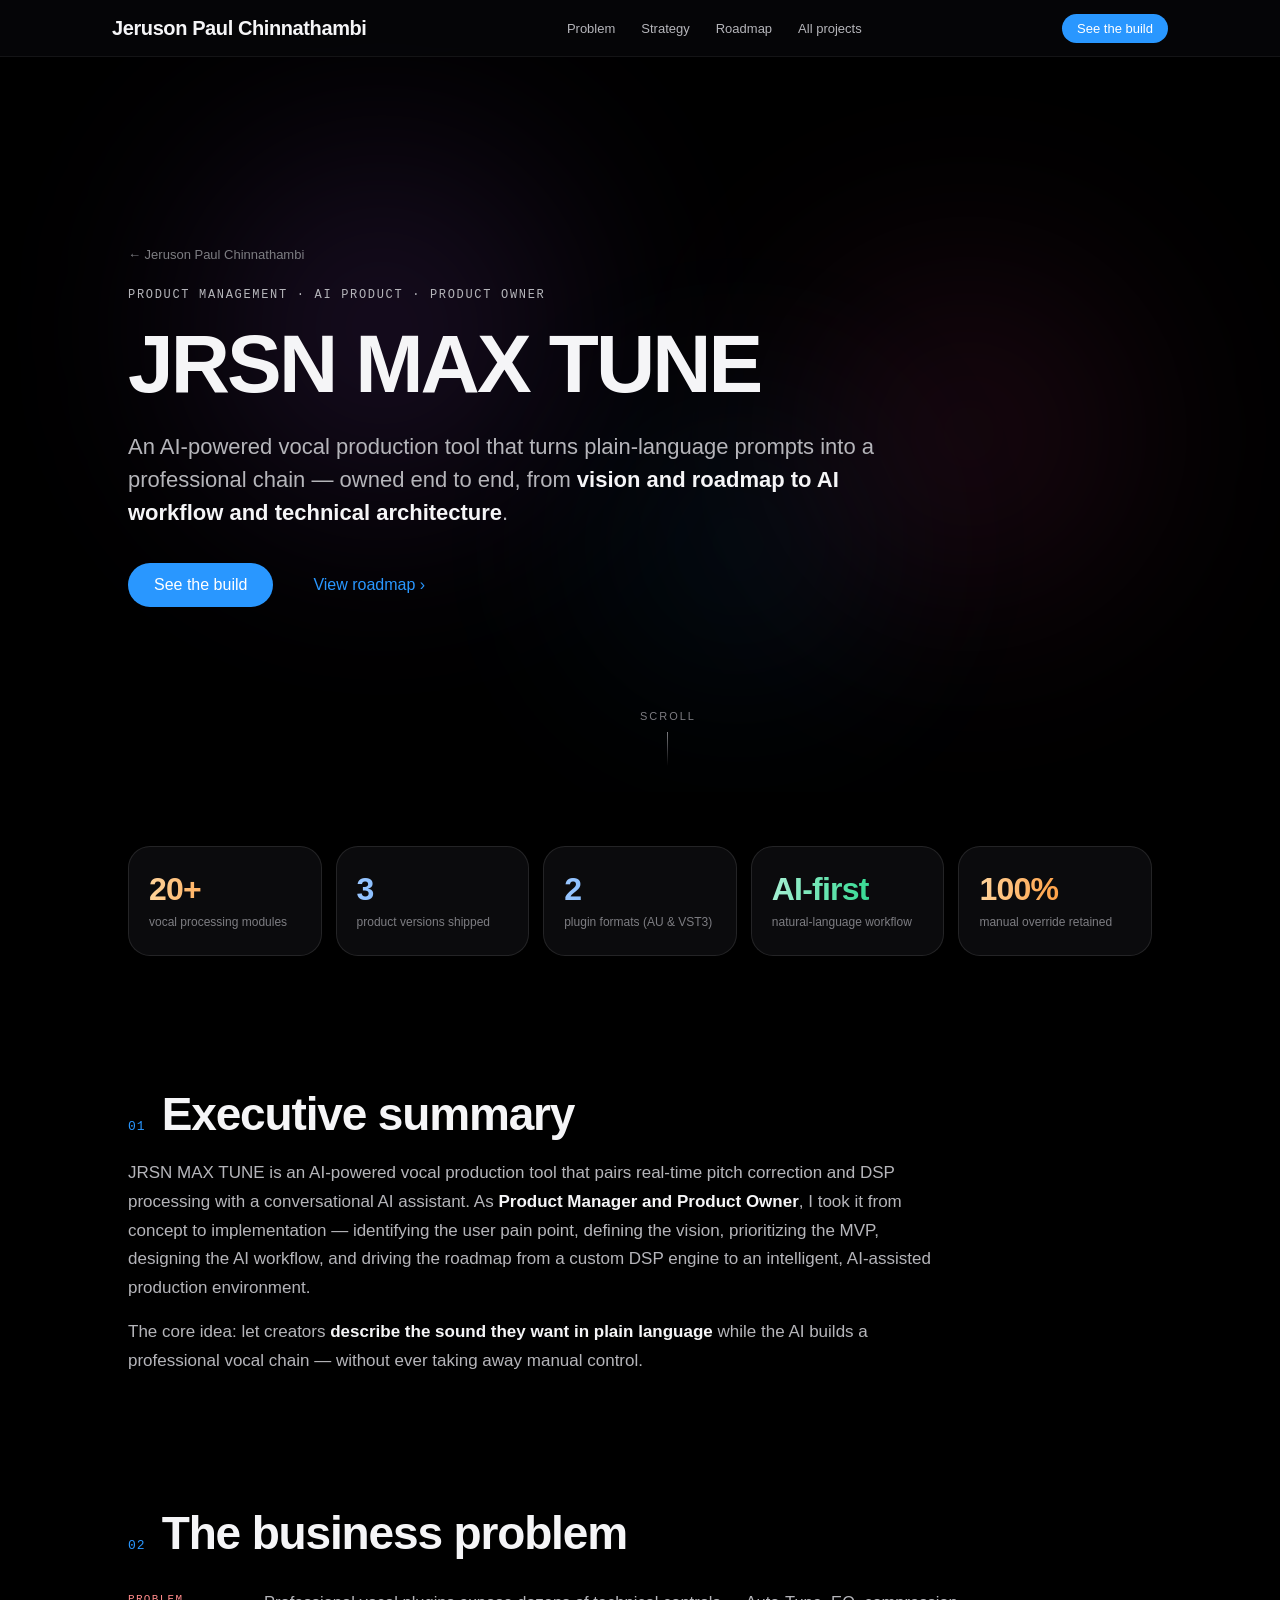
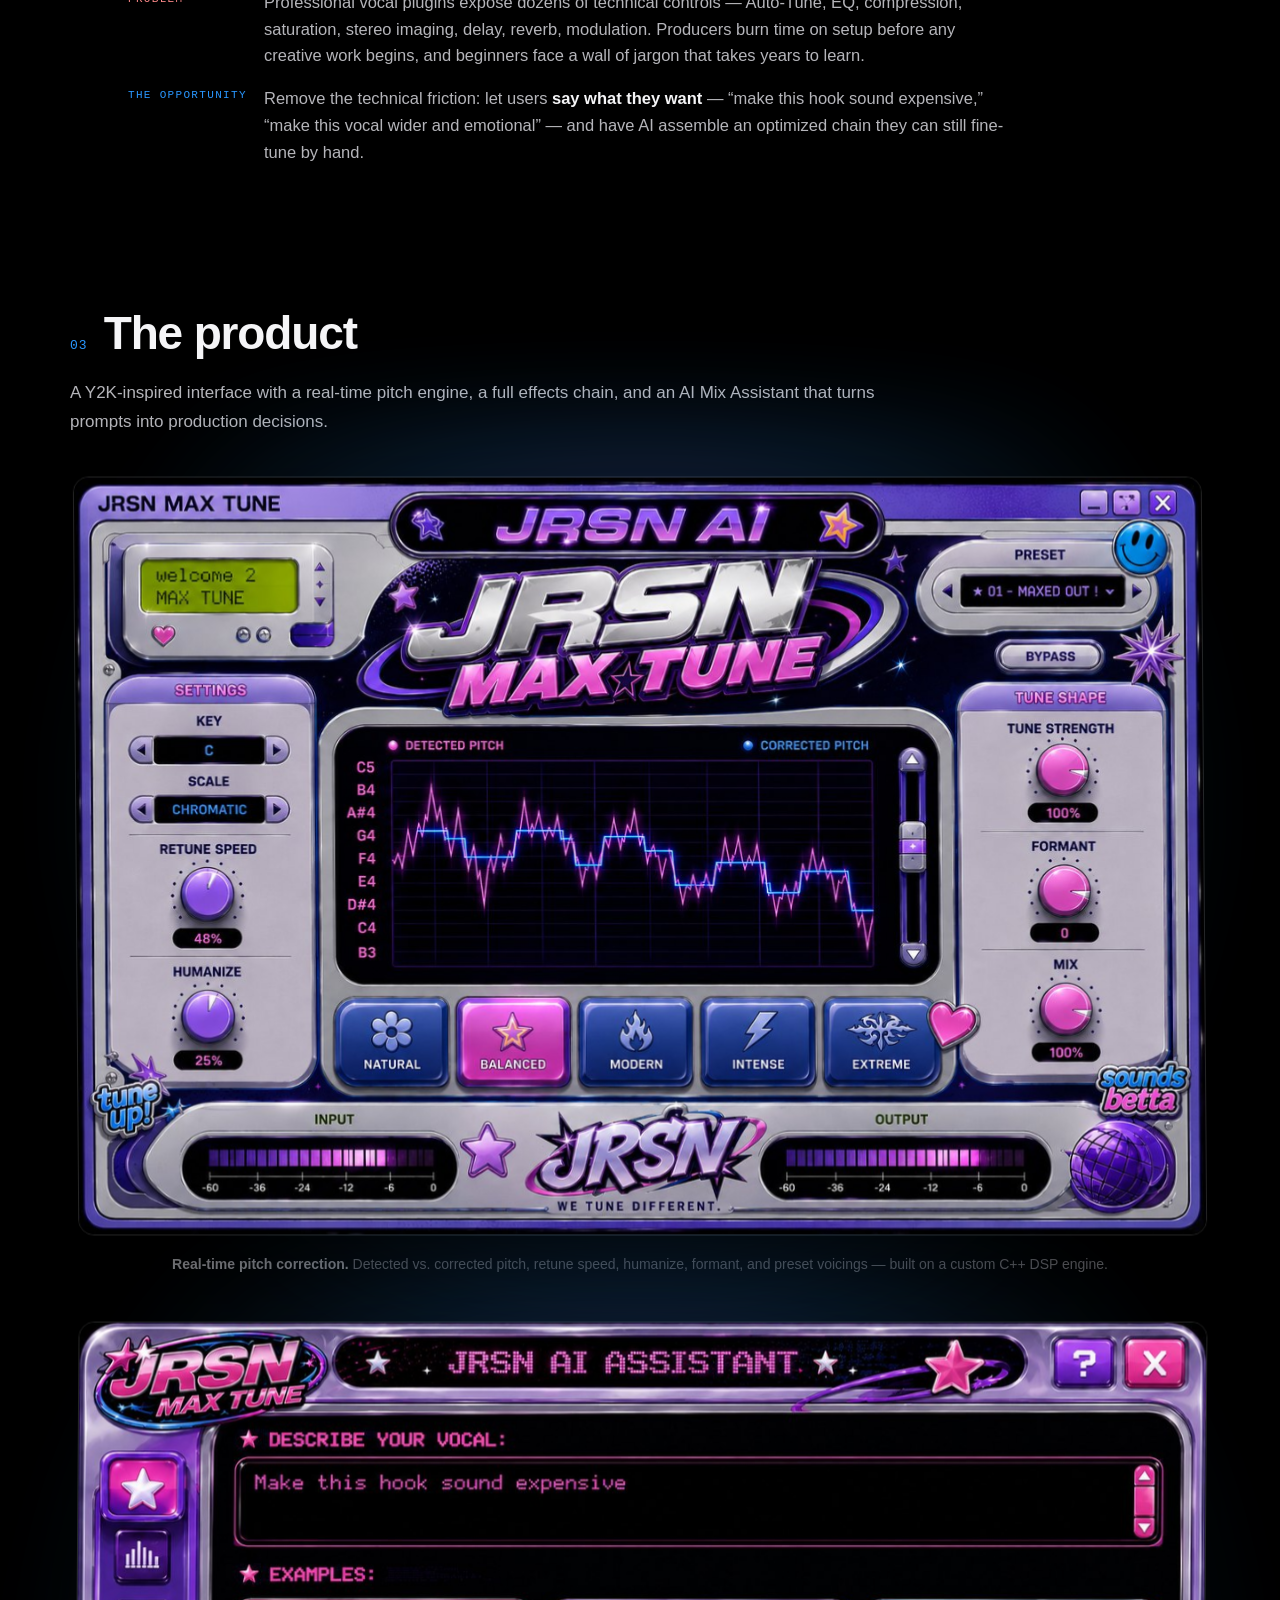
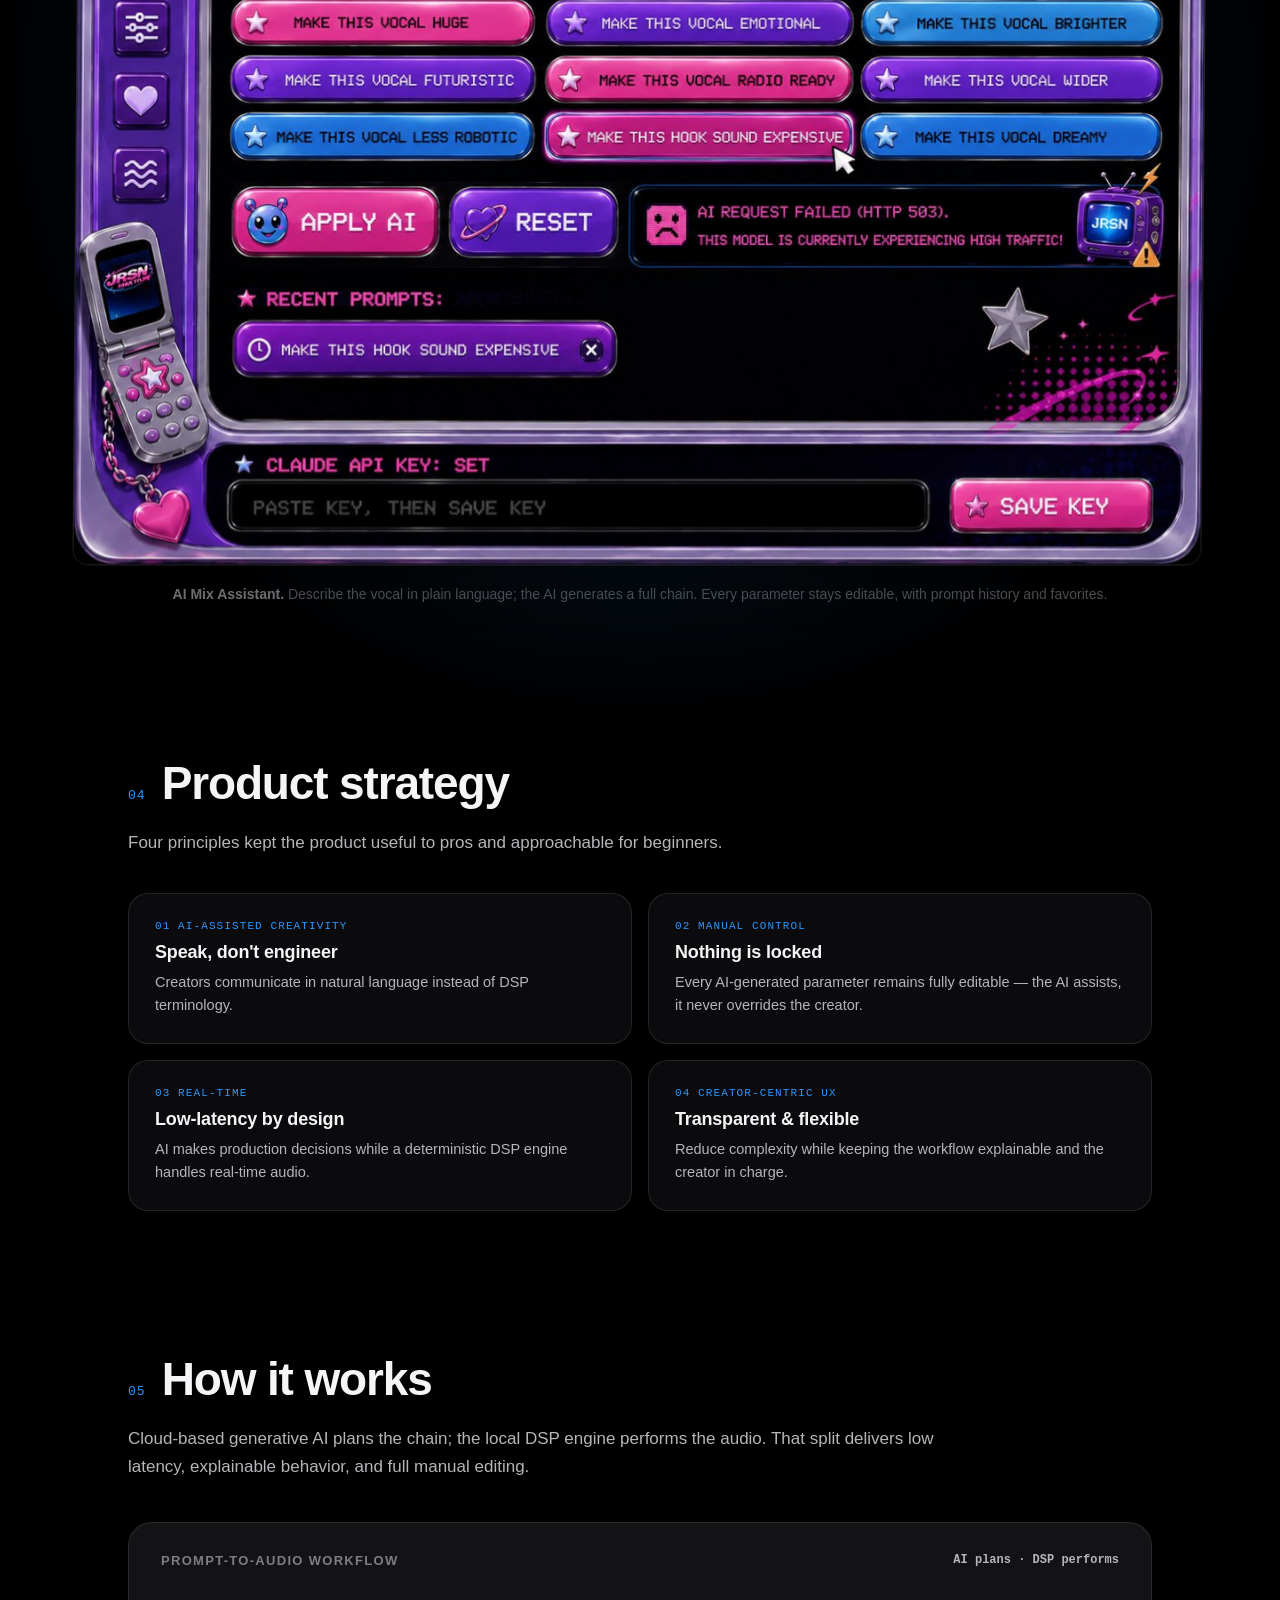
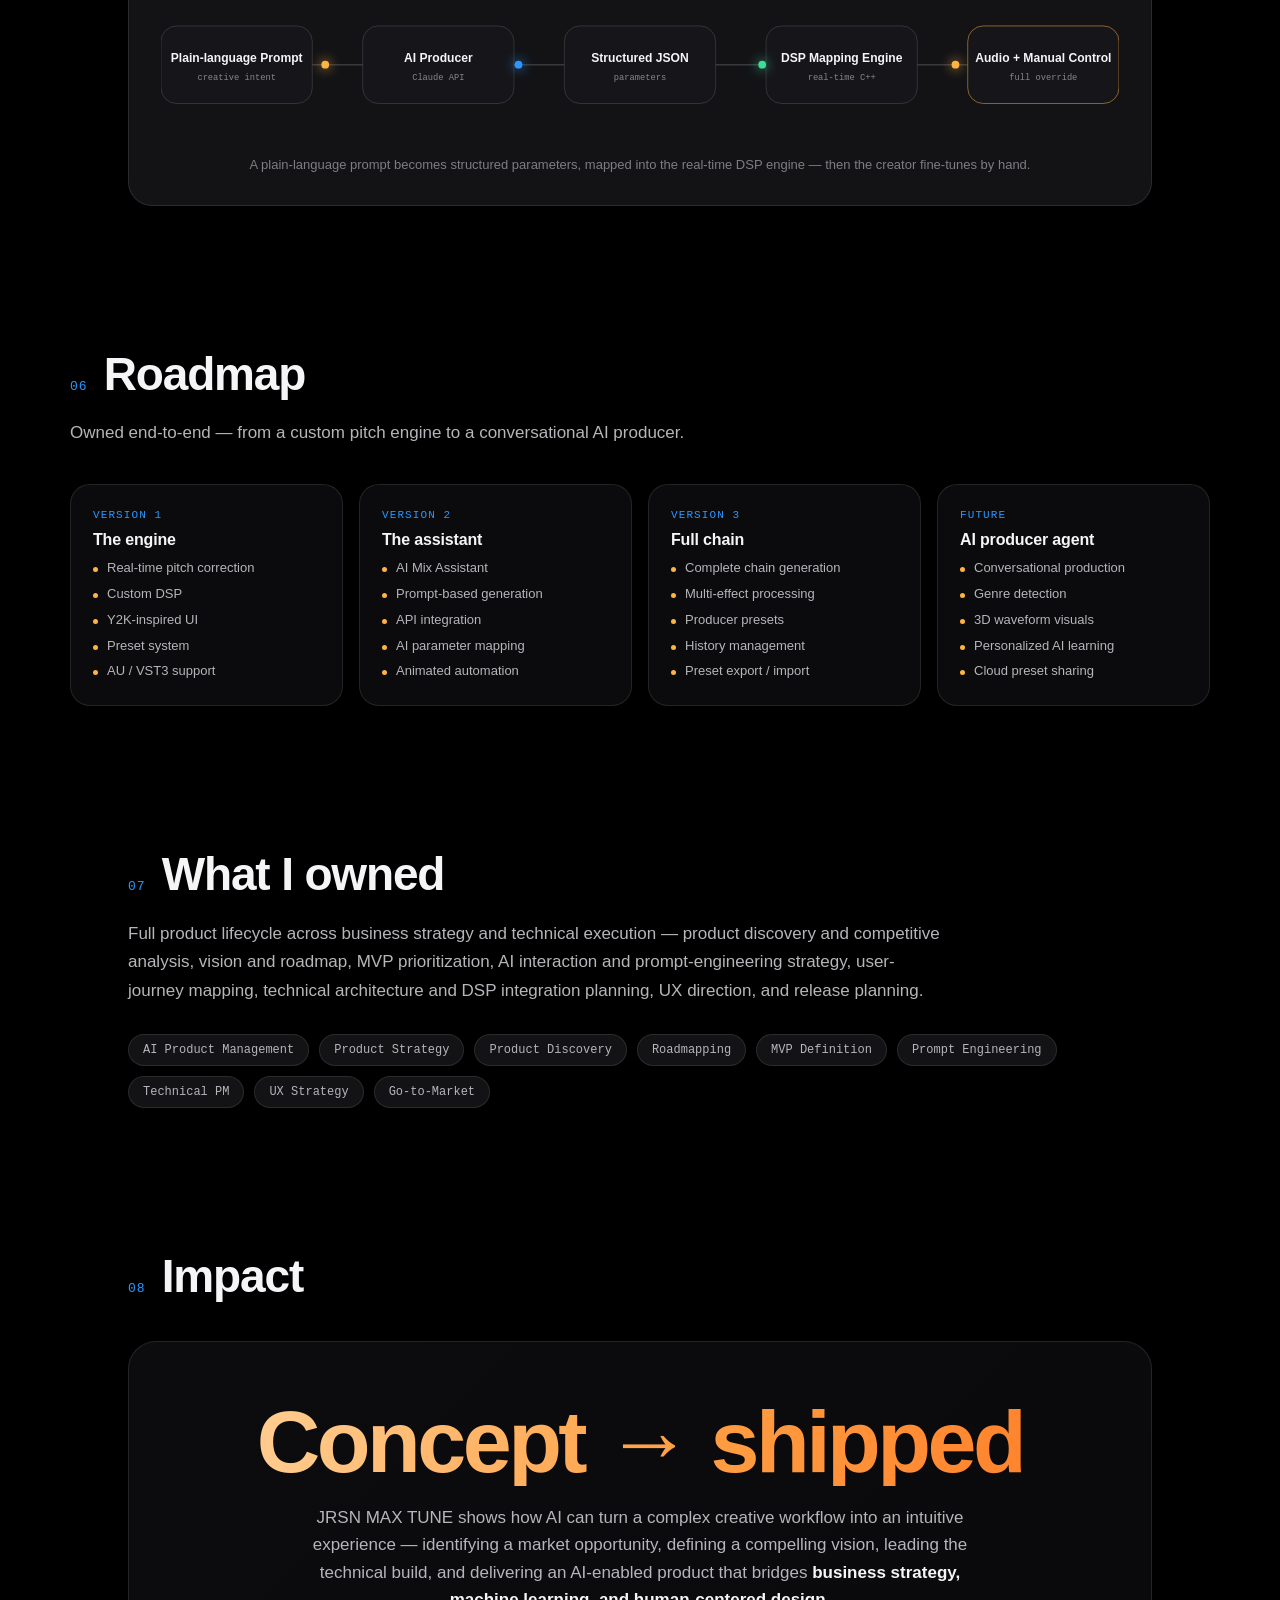
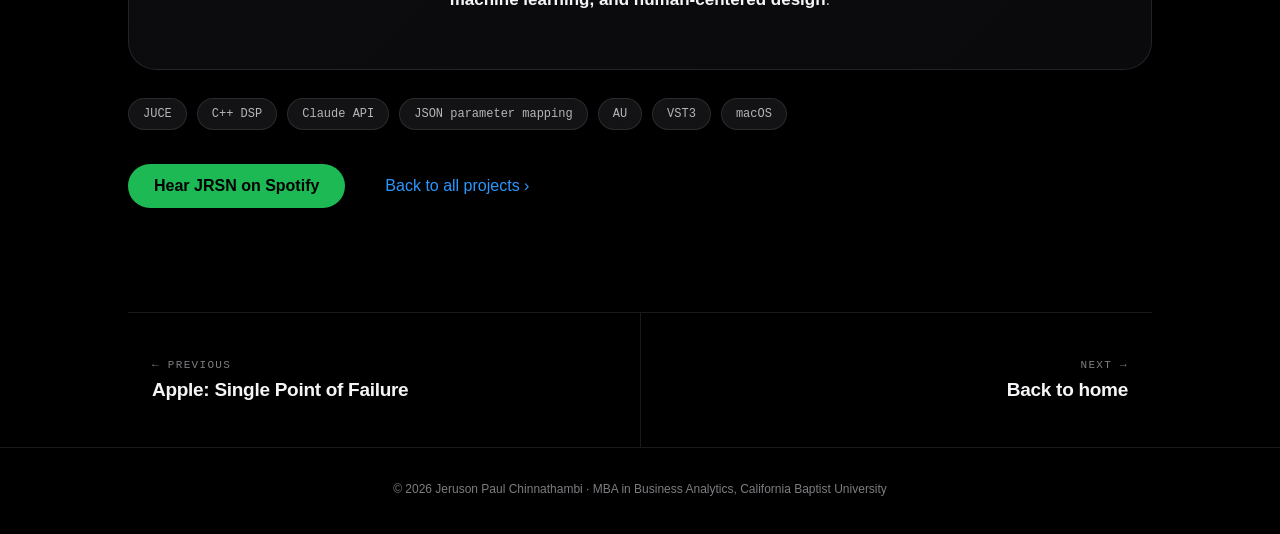
<file: projects/jrsn-max-tune.html>
<!DOCTYPE html>
<html lang="en">
<head>
<meta charset="UTF-8">
<meta name="viewport" content="width=device-width, initial-scale=1.0">
<title>JRSN MAX TUNE - AI Vocal Production (Product Management) | Jeruson Paul Chinnathambi</title>
<meta name="description" content="Product management case study: JRSN MAX TUNE, an AI-powered vocal production tool taken from concept to implementation.">
<style>

:root{
  --bg:#000; --surface:#0b0b0d; --surface-2:#131316; --hairline:rgba(255,255,255,.10);
  --text:#f5f5f7; --text-2:#b5b5ba; --text-3:#7d7d82;
  --blue:#2997ff; --amber:#ffb340;
  --grad-hero:linear-gradient(96deg,#ffd49c 0%,#ff9f43 22%,#e8853b 38%,#8fb8ff 72%,#4d9fff 100%);
  --grad-warm:linear-gradient(96deg,#ffd49c,#ff9f43 55%,#ff7e29);
  --grad-cool:linear-gradient(96deg,#9cc8ff,#4d9fff 60%,#2563eb);
  --grad-mint:linear-gradient(96deg,#a8f0d4,#3ddc97 60%,#16a37a);
  --radius:28px;
  --font:-apple-system,BlinkMacSystemFont,"SF Pro Display","SF Pro Text","Helvetica Neue",Inter,Segoe UI,Roboto,sans-serif;
  --mono:"SF Mono",ui-monospace,SFMono-Regular,Menlo,Consolas,monospace;
}
*{margin:0;padding:0;box-sizing:border-box}
html{scroll-behavior:smooth}
body{background:var(--bg);color:var(--text);font-family:var(--font);-webkit-font-smoothing:antialiased;text-rendering:optimizeLegibility;overflow-x:hidden}
a{color:inherit;text-decoration:none}
img,svg{display:block;max-width:100%}
::selection{background:rgba(41,151,255,.35)}

/* nav */
.nav{position:fixed;top:0;left:0;right:0;z-index:100;backdrop-filter:saturate(180%) blur(20px);-webkit-backdrop-filter:saturate(180%) blur(20px);background:rgba(8,8,10,.72);border-bottom:1px solid rgba(255,255,255,.06)}
.nav-inner{max-width:1100px;margin:0 auto;height:56px;display:flex;align-items:center;justify-content:space-between;padding:0 22px;gap:18px}
.nav .brand{font-size:20px;font-weight:700;letter-spacing:-.02em;white-space:nowrap}
.nav .brand .dot{color:var(--blue)}
.nav ul{display:flex;gap:26px;list-style:none}
.nav ul a{font-size:13px;color:var(--text-2);transition:color .25s}
.nav ul a:hover{color:#fff}
.nav .cta{font-size:13px;background:var(--blue);color:#fff;padding:7px 15px;border-radius:980px;transition:background .25s;white-space:nowrap}
.nav .cta:hover{background:#52aaff}
@media(max-width:820px){.nav ul{display:none}.nav .brand{font-size:16px}}

/* generic section */
section{position:relative;padding:104px 24px}
.wrap{max-width:1024px;margin:0 auto}
.wrap-wide{max-width:1140px;margin:0 auto}
.kicker{font-size:13px;font-weight:600;letter-spacing:.14em;text-transform:uppercase;color:var(--text-3);margin-bottom:18px}
h2.head{font-size:clamp(34px,5.2vw,60px);font-weight:700;letter-spacing:-.03em;line-height:1.06}
.grad-warm{background:var(--grad-warm);-webkit-background-clip:text;background-clip:text;color:transparent}
.grad-cool{background:var(--grad-cool);-webkit-background-clip:text;background-clip:text;color:transparent}
.grad-mint{background:var(--grad-mint);-webkit-background-clip:text;background-clip:text;color:transparent}
.lede{font-size:clamp(17px,2vw,20px);color:var(--text-2);line-height:1.55;max-width:760px;margin-top:22px}
.lede strong{color:var(--text);font-weight:600}

/* reveal */
.rv{opacity:0;transform:translateY(46px);transition:opacity 1s cubic-bezier(.22,1,.36,1),transform 1s cubic-bezier(.22,1,.36,1)}
.rv.in{opacity:1;transform:none}
.rv-d1{transition-delay:.1s}.rv-d2{transition-delay:.2s}.rv-d3{transition-delay:.3s}

/* buttons */
.btn{display:inline-flex;align-items:center;gap:8px;font-size:16px;font-weight:500;padding:13px 26px;border-radius:980px;transition:transform .3s cubic-bezier(.22,1,.36,1),background .25s,box-shadow .3s}
.btn-fill{background:var(--blue);color:#fff}
.btn-fill:hover{background:#52aaff;transform:translateY(-2px);box-shadow:0 10px 34px rgba(41,151,255,.35)}
.btn-ghost{color:var(--blue)}
.btn-ghost:hover{text-decoration:underline}

/* ============ HOME HERO ============ */
.hero{position:relative;min-height:100svh;display:flex;align-items:center;justify-content:center;text-align:center;overflow:hidden;padding:130px 24px 90px}
.hero-glow{position:absolute;inset:0;pointer-events:none}
.hero-glow .orb{position:absolute;border-radius:50%;filter:blur(90px);opacity:.55;will-change:transform}
.orb-a{width:560px;height:560px;background:radial-gradient(circle at 35% 35%,rgba(255,159,67,.55),transparent 65%);top:8%;left:50%;margin-left:-440px;animation:drift1 14s ease-in-out infinite alternate}
.orb-b{width:620px;height:620px;background:radial-gradient(circle at 60% 50%,rgba(41,151,255,.4),transparent 65%);top:26%;left:50%;margin-left:-80px;animation:drift2 17s ease-in-out infinite alternate}
.orb-c{width:380px;height:380px;background:radial-gradient(circle at 50% 50%,rgba(255,212,156,.35),transparent 65%);bottom:4%;left:50%;margin-left:-190px;animation:drift3 12s ease-in-out infinite alternate}
@keyframes drift1{from{transform:translate(0,0) scale(1)}to{transform:translate(70px,40px) scale(1.12)}}
@keyframes drift2{from{transform:translate(0,0) scale(1.05)}to{transform:translate(-60px,-50px) scale(.95)}}
@keyframes drift3{from{transform:translate(0,0)}to{transform:translate(40px,-60px) scale(1.1)}}
.hero-content{position:relative;z-index:2;max-width:1000px}
.hero .name{font-size:clamp(27px,4.6vw,54px);font-weight:700;letter-spacing:-.02em;line-height:1.04;opacity:0;animation:riseIn 1s .12s cubic-bezier(.22,1,.36,1) forwards}
.hero .name .grad{background:var(--grad-hero);-webkit-background-clip:text;background-clip:text;color:transparent;background-size:200% 100%;animation:gradShift 9s ease-in-out infinite alternate}
.hero .role{font-size:clamp(13px,1.5vw,16px);font-weight:600;letter-spacing:.16em;text-transform:uppercase;color:var(--text-3);margin-top:14px;opacity:0;animation:riseIn 1s .3s cubic-bezier(.22,1,.36,1) forwards}
.hero h1{font-size:clamp(44px,8vw,96px);line-height:1.03;font-weight:700;letter-spacing:-.035em;margin:26px 0 0;opacity:0;animation:riseIn 1.1s .46s cubic-bezier(.22,1,.36,1) forwards}
.hero h1 .grad{background:var(--grad-hero);-webkit-background-clip:text;background-clip:text;color:transparent;background-size:200% 100%;animation:gradShift 9s ease-in-out infinite alternate}
@keyframes gradShift{from{background-position:0% 50%}to{background-position:100% 50%}}
.hero .sub{font-size:clamp(18px,2.3vw,23px);color:var(--text-2);max-width:680px;margin:22px auto 0;line-height:1.5;opacity:0;animation:riseIn 1.1s .62s cubic-bezier(.22,1,.36,1) forwards}
.hero .actions{margin-top:36px;display:flex;gap:14px;justify-content:center;flex-wrap:wrap;opacity:0;animation:riseIn 1.1s .8s cubic-bezier(.22,1,.36,1) forwards}
@keyframes riseIn{from{opacity:0;transform:translateY(34px)}to{opacity:1;transform:translateY(0)}}
.scroll-hint{position:absolute;bottom:26px;left:50%;transform:translateX(-50%);color:var(--text-3);font-size:11px;letter-spacing:.18em;text-transform:uppercase;opacity:0;animation:riseIn 1s 1.3s forwards}
.scroll-hint::after{content:"";display:block;width:1px;height:34px;background:linear-gradient(to bottom,var(--text-3),transparent);margin:10px auto 0;animation:pulseLine 2.2s ease-in-out infinite}
@keyframes pulseLine{0%,100%{opacity:.35}50%{opacity:1}}

/* stats band */
.stats{display:grid;grid-template-columns:repeat(4,1fr);gap:18px;margin-top:60px}
.stat{background:var(--surface);border:1px solid var(--hairline);border-radius:var(--radius);padding:32px 26px;transition:transform .5s cubic-bezier(.22,1,.36,1),border-color .4s}
.stat:hover{transform:translateY(-6px);border-color:rgba(255,255,255,.22)}
.stat .num{font-size:clamp(32px,4vw,44px);font-weight:700;letter-spacing:-.03em;background:var(--grad-hero);-webkit-background-clip:text;background-clip:text;color:transparent}
.stat .lbl{font-size:14px;color:var(--text-2);margin-top:8px;line-height:1.45}
@media(max-width:880px){.stats{grid-template-columns:repeat(2,1fr)}}
@media(max-width:520px){.stats{grid-template-columns:1fr}}

/* flagship teaser (home) */
.flagship{background:linear-gradient(to bottom,#000 0%,#070708 18%,#0a0a0c 100%)}
.flag-card{margin-top:50px;background:linear-gradient(135deg,#101014,#0b0b0d 60%);border:1px solid var(--hairline);border-radius:var(--radius);padding:clamp(28px,4vw,52px);overflow:hidden;position:relative;transition:border-color .4s,box-shadow .55s,transform .55s cubic-bezier(.22,1,.36,1);display:block}
.flag-card:hover{border-color:rgba(255,255,255,.2);box-shadow:0 28px 70px rgba(0,0,0,.55);transform:translateY(-6px)}
.flag-tag{font-family:var(--mono);font-size:11px;letter-spacing:.12em;text-transform:uppercase;color:var(--amber)}
.flag-card h3{font-size:clamp(26px,3.4vw,40px);font-weight:700;letter-spacing:-.025em;line-height:1.08;margin:14px 0 16px}
.flag-card p{font-size:16.5px;line-height:1.6;color:var(--text-2);max-width:760px}
.flag-card p strong{color:var(--text);font-weight:600}
.flag-mini{display:grid;grid-template-columns:repeat(4,1fr);gap:14px;margin:30px 0 8px}
.flag-mini .m{background:var(--surface-2);border:1px solid var(--hairline);border-radius:18px;padding:18px}
.flag-mini .v{font-size:clamp(20px,2.4vw,28px);font-weight:700;letter-spacing:-.02em}
.flag-mini .v.warm{background:var(--grad-warm);-webkit-background-clip:text;background-clip:text;color:transparent}
.flag-mini .k{font-size:12px;color:var(--text-3);margin-top:5px;line-height:1.4}
.flag-open{margin-top:24px;display:inline-flex;align-items:center;gap:8px;color:var(--blue);font-weight:600;font-size:16px}
.flag-open .arr{transition:transform .35s cubic-bezier(.22,1,.36,1)}
.flag-card:hover .flag-open .arr{transform:translateX(5px)}
@media(max-width:760px){.flag-mini{grid-template-columns:1fr 1fr}}

/* research cards */
.cards{display:grid;grid-template-columns:repeat(3,1fr);gap:20px;margin-top:56px}
.card{background:var(--surface);border:1px solid var(--hairline);border-radius:var(--radius);padding:32px 28px;display:flex;flex-direction:column;gap:13px;transition:transform .55s cubic-bezier(.22,1,.36,1),border-color .4s,box-shadow .55s;position:relative;overflow:hidden}
.card::before{content:"";position:absolute;top:0;left:0;right:0;height:1px;background:linear-gradient(90deg,transparent,rgba(255,255,255,.35),transparent);opacity:0;transition:opacity .5s}
.card:hover{transform:translateY(-8px);border-color:rgba(255,255,255,.2);box-shadow:0 24px 60px rgba(0,0,0,.55)}
.card:hover::before{opacity:1}
.card .tag{font-family:var(--mono);font-size:11px;letter-spacing:.1em;text-transform:uppercase;color:var(--text-3)}
.card .tag.hl{color:var(--amber)}
.card h4{font-size:20px;font-weight:700;letter-spacing:-.015em;line-height:1.25}
.card p{font-size:14.5px;line-height:1.58;color:var(--text-2);flex:1}
.card p strong{color:var(--text);font-weight:600}
.card .open{font-size:14px;color:var(--blue);font-weight:500;display:inline-flex;align-items:center;gap:6px;margin-top:2px}
.card .open .arr{transition:transform .35s cubic-bezier(.22,1,.36,1)}
.card:hover .open .arr{transform:translateX(4px)}
@media(max-width:860px){.cards{grid-template-columns:1fr}}

/* experience */
.xp{margin-top:56px;display:flex;flex-direction:column}
.xp-item{display:grid;grid-template-columns:200px 1fr;gap:34px;padding:40px 0;border-top:1px solid var(--hairline)}
.xp-item:last-child{border-bottom:1px solid var(--hairline)}
.xp-when{font-family:var(--mono);font-size:12.5px;color:var(--text-3);padding-top:6px}
.xp-role{font-size:21px;font-weight:700;letter-spacing:-.015em}
.xp-org{font-size:14.5px;color:var(--amber);margin-top:4px;font-weight:500}
.xp-body{font-size:15px;color:var(--text-2);line-height:1.65;margin-top:14px;max-width:680px}
.xp-body strong{color:var(--text);font-weight:600}
@media(max-width:700px){.xp-item{grid-template-columns:1fr;gap:8px}}

/* skills */
.skill-groups{display:grid;grid-template-columns:repeat(3,1fr);gap:20px;margin-top:56px}
.sg{background:var(--surface);border:1px solid var(--hairline);border-radius:var(--radius);padding:30px 28px}
.sg h5{font-size:13px;letter-spacing:.12em;text-transform:uppercase;color:var(--text-3);margin-bottom:18px;font-weight:600}
.sg ul{list-style:none;display:flex;flex-wrap:wrap;gap:9px}
.sg li{font-size:13px;color:var(--text-2);background:var(--surface-2);border:1px solid var(--hairline);padding:7px 13px;border-radius:980px}
@media(max-width:860px){.skill-groups{grid-template-columns:1fr 1fr}}
@media(max-width:540px){.skill-groups{grid-template-columns:1fr}}

/* contact */
.contact{text-align:center;padding-bottom:150px}
.contact h2{font-size:clamp(42px,7vw,84px);font-weight:700;letter-spacing:-.035em;line-height:1.04}
.contact h2 .grad{background:var(--grad-hero);-webkit-background-clip:text;background-clip:text;color:transparent;background-size:200% 100%;animation:gradShift 9s ease-in-out infinite alternate}
.contact .sub{font-size:18px;color:var(--text-2);margin-top:20px}
.contact .actions{margin-top:36px;display:flex;gap:16px;justify-content:center;flex-wrap:wrap}
.contact .links{margin-top:44px;display:flex;gap:28px;justify-content:center;flex-wrap:wrap;font-size:14px;color:var(--text-3)}
.contact .links a{color:var(--text-2);transition:color .25s}
.contact .links a:hover{color:#fff}

footer{border-top:1px solid var(--hairline);padding:34px 24px;text-align:center;font-size:12px;color:var(--text-3)}

/* ===================== PROJECT PAGE ===================== */
.phero{position:relative;min-height:88svh;display:flex;align-items:center;overflow:hidden;padding:150px 24px 90px}
.phero-glow{position:absolute;inset:0;pointer-events:none}
.phero-glow .o{position:absolute;border-radius:50%;filter:blur(100px);opacity:.5}
.phero-content{position:relative;z-index:2;max-width:1024px;margin:0 auto;width:100%}
.back-link{display:inline-flex;align-items:center;gap:7px;font-size:13px;color:var(--text-3);margin-bottom:26px;transition:color .25s}
.back-link:hover{color:#fff}
.phero .ptag{font-family:var(--mono);font-size:12px;letter-spacing:.14em;text-transform:uppercase;color:var(--text-2);margin-bottom:20px}
.phero h1{font-size:clamp(40px,7vw,82px);font-weight:700;letter-spacing:-.035em;line-height:1.02}
.phero .psub{font-size:clamp(18px,2.2vw,22px);color:var(--text-2);line-height:1.5;max-width:760px;margin-top:24px}
.phero .psub strong{color:var(--text);font-weight:600}
.phero .pactions{margin-top:34px;display:flex;gap:14px;flex-wrap:wrap}

/* exec KPI strip */
.kpis{display:grid;grid-template-columns:repeat(5,1fr);gap:14px;margin-top:54px}
.kpi{background:var(--surface);border:1px solid var(--hairline);border-radius:22px;padding:24px 20px}
.kpi .v{font-size:clamp(24px,2.7vw,32px);font-weight:700;letter-spacing:-.025em}
.kpi .v.warm{background:var(--grad-warm);-webkit-background-clip:text;background-clip:text;color:transparent}
.kpi .v.cool{background:var(--grad-cool);-webkit-background-clip:text;background-clip:text;color:transparent}
.kpi .v.mint{background:var(--grad-mint);-webkit-background-clip:text;background-clip:text;color:transparent}
.kpi .k{font-size:12px;color:var(--text-3);margin-top:6px;line-height:1.4}
@media(max-width:920px){.kpis{grid-template-columns:repeat(3,1fr)}}
@media(max-width:560px){.kpis{grid-template-columns:1fr 1fr}}

/* section heading w/ index */
.sec-head{display:flex;align-items:baseline;gap:16px;margin-bottom:8px}
.sec-head .ix{font-family:var(--mono);font-size:13px;color:var(--blue);letter-spacing:.08em}
h2.sec-title{font-size:clamp(28px,4vw,46px);font-weight:700;letter-spacing:-.025em;line-height:1.08}
.sec-body{font-size:17px;line-height:1.68;color:var(--text-2);max-width:820px;margin-top:20px}
.sec-body strong{color:var(--text);font-weight:600}
.sec-body + .sec-body{margin-top:16px}

/* problem/action/result blocks */
.par{display:grid;grid-template-columns:120px 1fr;gap:16px;margin-top:30px;max-width:880px}
.par .lab{font-family:var(--mono);font-size:11px;letter-spacing:.12em;text-transform:uppercase;padding-top:4px}
.par .lab.p{color:#ff8a8a}.par .lab.a{color:var(--blue)}.par .lab.r{color:#3ddc97}
.par .tx{font-size:16.5px;line-height:1.62;color:var(--text-2)}
.par .tx strong{color:var(--text);font-weight:600}
@media(max-width:560px){.par{grid-template-columns:1fr;gap:5px}.par .tx{margin-bottom:8px}}

/* numbered steps (methodology) */
.steps{margin-top:36px;display:flex;flex-direction:column;gap:2px;counter-reset:st}
.step{display:grid;grid-template-columns:62px 1fr;gap:20px;padding:26px 0;border-top:1px solid var(--hairline)}
.step:last-child{border-bottom:1px solid var(--hairline)}
.step .n{counter-increment:st;font-family:var(--mono);font-size:13px;color:var(--text-3)}
.step .n::before{content:counter(st,decimal-leading-zero)}
.step h4{font-size:18px;font-weight:600;letter-spacing:-.01em}
.step p{font-size:15px;line-height:1.6;color:var(--text-2);margin-top:8px;max-width:720px}
.step p strong{color:var(--text);font-weight:600}

/* panel wrapper for visuals */
.viz{margin-top:40px;background:var(--surface-2);border:1px solid var(--hairline);border-radius:24px;padding:30px clamp(16px,3vw,32px)}
.viz-title{font-size:13px;font-weight:600;letter-spacing:.1em;text-transform:uppercase;color:var(--text-3);margin-bottom:24px;display:flex;justify-content:space-between;flex-wrap:wrap;gap:8px}
.viz-title em{font-style:normal;color:var(--text-2);font-family:var(--mono);font-size:12px;text-transform:none;letter-spacing:0}

/* pipeline svg */
.pipe{width:100%;height:auto}
.pn{fill:#16161a;stroke:rgba(255,255,255,.14);stroke-width:1}
.pn.accent{stroke:rgba(255,179,64,.5)}
.pl{fill:#f5f5f7;font-family:var(--font);font-size:12.5px;font-weight:600}
.ps{fill:#86868b;font-family:var(--mono);font-size:9px}
.pln{stroke:rgba(255,255,255,.16);stroke-width:1.6;fill:none}
.pcap{font-size:13px;color:var(--text-3);margin-top:18px;text-align:center;line-height:1.5}

/* horizontal bars */
.hbars{display:flex;flex-direction:column;gap:15px}
.hbar-row{display:grid;grid-template-columns:minmax(120px,210px) 1fr 70px;gap:14px;align-items:center}
.hbar-name{font-size:14px;color:var(--text-2)}
.hbar-name.win{color:var(--text);font-weight:600}
.hbar-track{height:14px;background:#1a1a1e;border-radius:980px;overflow:hidden;border:1px solid var(--hairline)}
.hbar-fill{height:100%;width:0%;border-radius:980px;background:linear-gradient(90deg,#1d3a5f,#2997ff);transition:width 1.4s cubic-bezier(.22,1,.36,1)}
.hbar-fill.win{background:var(--grad-warm)}
.hbar-fill.neg{background:repeating-linear-gradient(135deg,#3a2026 0 6px,#241317 6px 12px)}
.hbar-fill.mint{background:var(--grad-mint)}
.hbar-val{font-family:var(--mono);font-size:13px;color:var(--text-2);text-align:right}
.hbar-val.win{color:var(--amber)}
@media(max-width:600px){.hbar-row{grid-template-columns:96px 1fr 56px}.hbar-name{font-size:12px}}

/* vertical bars */
.vbars{display:grid;grid-auto-flow:column;grid-auto-columns:1fr;gap:12px;align-items:end;height:250px}
.vcol{display:flex;flex-direction:column;justify-content:flex-end;height:100%;text-align:center}
.vbar{position:relative;border-radius:12px 12px 6px 6px;height:0%;transition:height 1.4s cubic-bezier(.22,1,.36,1);background:linear-gradient(to top,#1d3a5f,#2997ff)}
.vbar.warm{background:linear-gradient(to top,#7a4a14,#ffb340)}
.vbar.mint{background:linear-gradient(to top,#14573b,#3ddc97)}
.vbar.muted{background:linear-gradient(to top,#2c2c30,#5b5b63)}
.vbar.closed{background:repeating-linear-gradient(135deg,#232326 0 6px,#1a1a1d 6px 12px);border:1px dashed rgba(255,255,255,.15)}
.vbar .v{position:absolute;top:-24px;left:50%;transform:translateX(-50%);font-family:var(--mono);font-size:11px;color:var(--text-2);white-space:nowrap;opacity:0;transition:opacity .6s .9s}
.vbars.play .vbar .v{opacity:1}
.vlbl{font-size:11.5px;color:var(--text-3);margin-top:11px}
@media(max-width:560px){.vbars{gap:6px}.vbar .v{font-size:9px}}

/* two-state (before/after) grouped bars */
.region{display:flex;flex-direction:column;gap:16px}
.rg-row{display:grid;grid-template-columns:140px 1fr;gap:16px;align-items:center}
.rg-name{font-size:14px;color:var(--text-2)}
.rg-bars{display:flex;flex-direction:column;gap:7px}
.rg-bar{height:13px;border-radius:980px;position:relative;overflow:hidden;background:#1a1a1e;border:1px solid var(--hairline)}
.rg-fill{position:absolute;left:0;top:0;bottom:0;width:0%;border-radius:980px;transition:width 1.4s cubic-bezier(.22,1,.36,1)}
.rg-fill.now{background:linear-gradient(90deg,#5a2630,#ff6b6b)}
.rg-fill.rec{background:var(--grad-mint)}
.rg-tag{font-family:var(--mono);font-size:9.5px;color:var(--text-3);position:absolute;right:8px;top:50%;transform:translateY(-50%)}
.rg-legend{display:flex;gap:20px;margin-bottom:20px;font-size:12px;color:var(--text-3)}
.rg-legend span{display:inline-flex;align-items:center;gap:7px}
.rg-legend i{width:11px;height:11px;border-radius:3px;display:inline-block}
@media(max-width:560px){.rg-row{grid-template-columns:84px 1fr}}

/* donut */
.donut-wrap{display:flex;gap:36px;align-items:center;flex-wrap:wrap;justify-content:center}
.donut{flex:0 0 auto}
.donut circle{fill:none;stroke-width:26;stroke-dashoffset:0;transition:stroke-dasharray 1.5s cubic-bezier(.22,1,.36,1)}
.donut-legend{display:flex;flex-direction:column;gap:14px;min-width:230px}
.dl{display:flex;align-items:center;gap:12px;font-size:14px;color:var(--text-2)}
.dl i{width:13px;height:13px;border-radius:4px;flex:0 0 auto}
.dl b{color:var(--text);font-weight:600;margin-left:auto;font-family:var(--mono);font-size:13px}

/* line chart draw-on */
.linechart{width:100%;height:auto}
.lc-line{fill:none;stroke-width:2.5;stroke-dasharray:1;stroke-dashoffset:1;transition:stroke-dashoffset 2s ease}
.lc-line.in{stroke-dashoffset:0}
.lc-area{opacity:0;transition:opacity 1.2s ease .6s}
.lc-area.in{opacity:.16}
.lc-axis{stroke:rgba(255,255,255,.12);stroke-width:1}
.lc-txt{fill:#7d7d82;font-family:var(--mono);font-size:10px}
.lc-dot{opacity:0;transition:opacity .5s}
.lc-dot.in{opacity:1}

/* insight / reco cards */
.icards{display:grid;grid-template-columns:1fr 1fr;gap:16px;margin-top:36px}
.ic{background:var(--surface);border:1px solid var(--hairline);border-radius:20px;padding:26px;transition:border-color .4s,transform .5s cubic-bezier(.22,1,.36,1)}
.ic:hover{border-color:rgba(255,255,255,.2);transform:translateY(-4px)}
.ic .ic-n{font-family:var(--mono);font-size:11px;color:var(--blue);letter-spacing:.1em}
.ic h4{font-size:18px;font-weight:600;margin:10px 0 8px;letter-spacing:-.01em}
.ic p{font-size:14.5px;line-height:1.58;color:var(--text-2)}
.ic p strong{color:var(--text);font-weight:600}
@media(max-width:680px){.icards{grid-template-columns:1fr}}

/* impact band */
.impact{background:linear-gradient(135deg,#0c0c0f,#0a0a0c);border:1px solid var(--hairline);border-radius:var(--radius);padding:clamp(30px,5vw,56px);margin-top:40px;text-align:center}
.impact .big{font-size:clamp(44px,8vw,88px);font-weight:700;letter-spacing:-.04em;line-height:1;background:var(--grad-warm);-webkit-background-clip:text;background-clip:text;color:transparent}
.impact .big.mint{background:var(--grad-mint);-webkit-background-clip:text;background-clip:text;color:transparent}
.impact .cap{font-size:17px;color:var(--text-2);margin-top:18px;max-width:680px;margin-left:auto;margin-right:auto;line-height:1.6}
.impact .cap strong{color:var(--text);font-weight:600}

/* tools chips */
.tools{display:flex;flex-wrap:wrap;gap:10px;margin-top:28px}
.tool{font-family:var(--mono);font-size:12px;color:var(--text-2);background:var(--surface-2);border:1px solid var(--hairline);padding:8px 14px;border-radius:980px}

/* prev/next project nav */
.pnav{border-top:1px solid var(--hairline);display:grid;grid-template-columns:1fr 1fr}
.pnav a{padding:46px 24px;transition:background .3s}
.pnav a:hover{background:#0c0c0f}
.pnav a.next{text-align:right;border-left:1px solid var(--hairline)}
.pnav .dir{font-family:var(--mono);font-size:11px;letter-spacing:.12em;text-transform:uppercase;color:var(--text-3)}
.pnav .ttl{font-size:19px;font-weight:600;margin-top:8px;letter-spacing:-.015em;color:var(--text)}
.pnav-wrap{max-width:1024px;margin:0 auto}
@media(max-width:560px){.pnav{grid-template-columns:1fr}.pnav a.next{border-left:0;border-top:1px solid var(--hairline);text-align:left}}

/* experience detail */
.xp-desc{font-size:13.5px;color:var(--text-3);margin-top:8px;font-style:italic;line-height:1.5;max-width:680px}
.xp-list{margin-top:16px;display:flex;flex-direction:column;gap:13px;max-width:740px;list-style:none}
.xp-list li{position:relative;padding-left:22px;font-size:14.5px;line-height:1.6;color:var(--text-2)}
.xp-list li::before{content:"";position:absolute;left:0;top:9px;width:7px;height:7px;border-radius:50%;background:var(--blue)}
.xp-list li strong{color:var(--text);font-weight:600}

/* vision */
.vision{background:linear-gradient(to bottom,#070708,#000)}
.vision .vstate{font-size:clamp(24px,3.4vw,42px);font-weight:700;letter-spacing:-.025em;line-height:1.22;max-width:920px;margin-top:24px}
.pillars{display:grid;grid-template-columns:repeat(4,1fr);gap:18px;margin-top:50px}
.pillar{background:var(--surface);border:1px solid var(--hairline);border-radius:22px;padding:28px 24px;transition:transform .5s cubic-bezier(.22,1,.36,1),border-color .4s}
.pillar:hover{transform:translateY(-6px);border-color:rgba(255,255,255,.2)}
.pillar .pi{font-family:var(--mono);font-size:11px;letter-spacing:.1em;text-transform:uppercase;color:var(--blue)}
.pillar h4{font-size:18px;font-weight:600;margin:12px 0 8px;letter-spacing:-.01em}
.pillar p{font-size:14px;color:var(--text-2);line-height:1.55}
@media(max-width:880px){.pillars{grid-template-columns:1fr 1fr}}
@media(max-width:520px){.pillars{grid-template-columns:1fr}}

/* music */
.music-stats{display:grid;grid-template-columns:repeat(3,1fr);gap:16px;margin-top:46px}
.mstat{background:var(--surface);border:1px solid var(--hairline);border-radius:22px;padding:28px 24px}
.mstat .v{font-size:clamp(30px,4vw,42px);font-weight:700;letter-spacing:-.03em;background:var(--grad-warm);-webkit-background-clip:text;background-clip:text;color:transparent}
.mstat .k{font-size:13px;color:var(--text-2);margin-top:6px}
.charts{margin-top:24px;display:flex;flex-direction:column;gap:12px}
.chart-row{display:grid;grid-template-columns:64px 1fr auto;gap:18px;align-items:center;background:var(--surface);border:1px solid var(--hairline);border-radius:18px;padding:18px 22px;transition:border-color .4s,transform .5s cubic-bezier(.22,1,.36,1)}
.chart-row:hover{border-color:rgba(255,179,64,.4);transform:translateX(4px)}
.chart-rank{font-family:var(--mono);font-size:26px;font-weight:700;color:var(--amber);line-height:1}
.chart-rank span{font-size:14px;color:var(--text-3)}
.chart-info .t{font-size:16px;font-weight:600;letter-spacing:-.01em}
.chart-info .c{font-size:13px;color:var(--text-3);margin-top:3px}
.chart-meta{font-family:var(--mono);font-size:11px;color:var(--text-3);text-align:right;white-space:nowrap;line-height:1.5}
@media(max-width:600px){.chart-row{grid-template-columns:48px 1fr}.chart-meta{display:none}.music-stats{grid-template-columns:1fr}}

/* music gallery (masonry) */
.gallery{column-count:2;column-gap:20px;margin-top:14px}
.gcard{break-inside:avoid;margin-bottom:20px;background:var(--surface);border:1px solid var(--hairline);border-radius:22px;overflow:hidden;transition:transform .55s cubic-bezier(.22,1,.36,1),border-color .4s,box-shadow .55s}
.gcard:hover{transform:translateY(-6px);border-color:rgba(255,179,64,.4);box-shadow:0 24px 60px rgba(0,0,0,.5)}
.gcard img{width:100%;height:auto;display:block;border-bottom:1px solid var(--hairline)}
.gcard .meta{padding:18px 20px;display:flex;align-items:center;gap:16px}
.gcard .rank{font-family:var(--mono);font-size:28px;font-weight:700;color:var(--amber);line-height:1;flex:0 0 auto}
.gcard .rank span{font-size:14px;color:var(--text-3)}
.gcard .info .t{font-size:16px;font-weight:600;letter-spacing:-.01em;line-height:1.25}
.gcard .info .c{font-size:13px;color:var(--text-3);margin-top:4px}
.gcard .info .w{font-family:var(--mono);font-size:10.5px;color:var(--text-3);margin-top:5px;letter-spacing:.04em}
@media(max-width:760px){.gallery{column-count:1}}

.feature-banner{margin-top:14px;border-radius:22px;overflow:hidden;border:1px solid var(--hairline);transition:border-color .4s}
.feature-banner:hover{border-color:rgba(255,179,64,.4)}
.feature-banner img{width:100%;height:auto;display:block}
.feature-cap{font-size:14px;color:var(--text-3);margin-top:16px;text-align:center;line-height:1.5}

.btn-spotify{background:#1db954;color:#000;font-weight:600}
.btn-spotify:hover{background:#1ed760;transform:translateY(-2px);box-shadow:0 10px 34px rgba(29,185,84,.35)}
.nav .cta.spotify{background:#1db954;color:#000}
.nav .cta.spotify:hover{background:#1ed760}
.chart-row.linked{cursor:pointer}

/* project screenshot showcase (3D) */
.shots{margin-top:40px;display:flex;flex-direction:column;gap:46px;perspective:1500px}
.shot{position:relative}
.shot .glow{position:absolute;inset:-8% -4%;border-radius:34px;background:radial-gradient(circle at 50% 42%,rgba(180,100,255,.4),rgba(41,151,255,.2) 45%,transparent 72%);filter:blur(46px);z-index:0;opacity:.85;animation:shotPulse 7s ease-in-out infinite}
.shot .frame{position:relative;z-index:1;transform-style:preserve-3d;animation:shotFloat 8s ease-in-out infinite}
.shot img{display:block;width:100%;border-radius:16px;border:1px solid rgba(255,255,255,.14);box-shadow:0 44px 100px rgba(0,0,0,.65);transition:transform .5s cubic-bezier(.22,1,.36,1)}
.shot.tl img{transform:rotateY(8deg) rotateX(3deg)}
.shot.tr img{transform:rotateY(-8deg) rotateX(3deg)}
.shot:hover img{transform:rotateY(0deg) rotateX(0deg) scale(1.015)}
.shot-cap{font-size:14px;color:var(--text-3);margin-top:18px;text-align:center;line-height:1.5}
.shot-cap strong{color:var(--text-2);font-weight:600}
@keyframes shotFloat{0%,100%{transform:translateY(0)}50%{transform:translateY(-13px)}}
@keyframes shotPulse{0%,100%{opacity:.6}50%{opacity:.95}}

/* roadmap */
.road{margin-top:36px;display:grid;grid-template-columns:repeat(4,1fr);gap:16px}
.road .r{background:var(--surface);border:1px solid var(--hairline);border-radius:20px;padding:24px 22px;transition:transform .5s cubic-bezier(.22,1,.36,1),border-color .4s}
.road .r:hover{transform:translateY(-5px);border-color:rgba(255,255,255,.2)}
.road .r .v{font-family:var(--mono);font-size:11px;letter-spacing:.1em;text-transform:uppercase;color:var(--blue)}
.road .r h4{font-size:16px;font-weight:600;margin:10px 0 10px;letter-spacing:-.01em}
.road .r ul{list-style:none;display:flex;flex-direction:column;gap:7px}
.road .r li{font-size:13px;color:var(--text-2);line-height:1.45;padding-left:14px;position:relative}
.road .r li::before{content:"";position:absolute;left:0;top:8px;width:5px;height:5px;border-radius:50%;background:var(--amber)}
@media(max-width:880px){.road{grid-template-columns:1fr 1fr}}
@media(max-width:520px){.road{grid-template-columns:1fr}}

/* sparkles */
.sparkles{position:absolute;inset:0;pointer-events:none;overflow:hidden;z-index:1}
.sparkle{position:absolute;width:3px;height:3px;border-radius:50%;background:#fff;opacity:0;box-shadow:0 0 6px 1px rgba(255,255,255,.8);animation:twinkle var(--dur,4s) ease-in-out var(--del,0s) infinite}
.sparkle.amber{background:#ffd49c;box-shadow:0 0 7px 1px rgba(255,179,64,.9)}
.sparkle.blue{background:#bcdcff;box-shadow:0 0 7px 1px rgba(41,151,255,.9)}
@keyframes twinkle{0%,100%{opacity:0;transform:scale(.4)}50%{opacity:.95;transform:scale(1.15)}}

/* hero scroll-twist wrapper (JS-driven) */
.hero-content{will-change:transform,opacity,filter;transform-origin:center 32%}

/* hero avatar (3D) */
.hero-avatar{position:relative;width:clamp(140px,17vw,188px);height:clamp(140px,17vw,188px);margin:0 auto 30px;perspective:900px;opacity:0;animation:riseIn 1s .05s cubic-bezier(.22,1,.36,1) forwards}
.ha-tilt{position:relative;width:100%;height:100%;transform-style:preserve-3d;transition:transform .25s cubic-bezier(.22,1,.36,1)}
.ha-float{position:relative;width:100%;height:100%;transform-style:preserve-3d;animation:avFloat 6s ease-in-out infinite}
.ha-glow{position:absolute;inset:-26%;border-radius:50%;background:conic-gradient(from 0deg,#ff9f43,#ffd49c,#4d9fff,#8fb8ff,#ff9f43);filter:blur(30px);opacity:.5;animation:avSpin 9s linear infinite}
.ha-ring{position:absolute;inset:-7px;border-radius:50%;background:conic-gradient(from 0deg,#ffd49c,#ff9f43,#e8853b,#4d9fff,#9cc8ff,#ffd49c);animation:avSpin 9s linear infinite;-webkit-mask:radial-gradient(farthest-side,transparent calc(100% - 6px),#000 calc(100% - 5px));mask:radial-gradient(farthest-side,transparent calc(100% - 6px),#000 calc(100% - 5px))}
.ha-photo{position:absolute;inset:0;border-radius:50%;overflow:hidden;border:2px solid rgba(255,255,255,.14);box-shadow:0 22px 55px rgba(0,0,0,.6);transform:translateZ(45px)}
.ha-photo::after{content:"";position:absolute;inset:0;border-radius:50%;background:linear-gradient(150deg,rgba(255,179,64,.16),transparent 42%,transparent 62%,rgba(41,151,255,.18));pointer-events:none}
.ha-photo img{width:100%;height:100%;object-fit:cover;display:block}
@keyframes avFloat{0%,100%{transform:translateY(0)}50%{transform:translateY(-11px)}}
@keyframes avSpin{to{transform:rotate(360deg)}}

@media(prefers-reduced-motion:reduce){
  .shot .frame,.shot .glow{animation:none}
  .hero-avatar{opacity:1;animation:none}
  .ha-float,.ha-glow,.ha-ring{animation:none}
  *,*::before,*::after{animation-duration:.001s!important;animation-iteration-count:1!important;transition-duration:.001s!important}
  .rv{opacity:1;transform:none}
  .hero .name,.hero .role,.hero h1,.hero .sub,.hero .actions,.scroll-hint{opacity:1;animation:none}
}

</style>
</head>
<body>
<nav class="nav"><div class="nav-inner"><a href="../index.html" class="brand">Jeruson Paul Chinnathambi</a><ul><li><a href="#problem">Problem</a></li><li><a href="#strategy">Strategy</a></li><li><a href="#roadmap">Roadmap</a></li><li><a href="../index.html#research">All projects</a></li></ul><a class="cta" href="#showcase">See the build</a></div></nav>
<header class="phero"><div class="phero-glow" aria-hidden="true"><div class="o" style="width:560px;height:560px;background:radial-gradient(circle,rgba(180,100,255,.4),transparent 65%);top:6%;left:8%"></div><div class="o" style="width:520px;height:520px;background:radial-gradient(circle,rgba(255,77,166,.3),transparent 65%);top:22%;right:4%"></div><div class="o" style="width:400px;height:400px;background:radial-gradient(circle,rgba(41,151,255,.28),transparent 65%);bottom:6%;left:42%"></div></div><div class="phero-content"><a href="../index.html" class="back-link">&larr; Jeruson Paul Chinnathambi</a><div class="ptag">Product management &middot; AI product &middot; Product owner</div><h1>JRSN MAX TUNE</h1><p class="psub">An AI-powered vocal production tool that turns plain-language prompts into a professional chain &mdash; owned end to end, from <strong>vision and roadmap to AI workflow and technical architecture</strong>.</p><div class="pactions"><a class="btn btn-fill" href="#showcase">See the build</a><a class="btn btn-ghost" href="#roadmap">View roadmap &rsaquo;</a></div></div><div class="scroll-hint">Scroll</div></header>
<section style="padding-top:0">
  <div class="wrap">
    <div class="kpis">
      <div class="kpi rv"><div class="v warm" data-count="20" data-suffix="+">0</div><div class="k">vocal processing modules</div></div>
      <div class="kpi rv rv-d1"><div class="v cool" data-count="3">0</div><div class="k">product versions shipped</div></div>
      <div class="kpi rv rv-d1"><div class="v cool" data-count="2">0</div><div class="k">plugin formats (AU &amp; VST3)</div></div>
      <div class="kpi rv rv-d2"><div class="v mint">AI-first</div><div class="k">natural-language workflow</div></div>
      <div class="kpi rv rv-d2"><div class="v warm">100%</div><div class="k">manual override retained</div></div>
    </div>
  </div>
</section>

<section style="padding-top:30px">
  <div class="wrap">
    <div class="sec-head rv"><span class="ix">01</span><h2 class="sec-title">Executive summary</h2></div>
    <p class="sec-body rv rv-d1">JRSN MAX TUNE is an AI-powered vocal production tool that pairs real-time pitch correction and DSP processing with a conversational AI assistant. As <strong>Product Manager and Product Owner</strong>, I took it from concept to implementation &mdash; identifying the user pain point, defining the vision, prioritizing the MVP, designing the AI workflow, and driving the roadmap from a custom DSP engine to an intelligent, AI-assisted production environment.</p>
    <p class="sec-body rv rv-d1">The core idea: let creators <strong>describe the sound they want in plain language</strong> while the AI builds a professional vocal chain &mdash; without ever taking away manual control.</p>
  </div>
</section>

<section id="problem" style="padding-top:30px">
  <div class="wrap">
    <div class="sec-head rv"><span class="ix">02</span><h2 class="sec-title">The business problem</h2></div>
    <div class="par rv rv-d1">
      <div class="lab p">Problem</div><div class="tx">Professional vocal plugins expose dozens of technical controls &mdash; Auto-Tune, EQ, compression, saturation, stereo imaging, delay, reverb, modulation. Producers burn time on setup before any creative work begins, and beginners face a wall of jargon that takes years to learn.</div>
      <div class="lab a">The opportunity</div><div class="tx">Remove the technical friction: let users <strong>say what they want</strong> &mdash; &ldquo;make this hook sound expensive,&rdquo; &ldquo;make this vocal wider and emotional&rdquo; &mdash; and have AI assemble an optimized chain they can still fine-tune by hand.</div>
    </div>
  </div>
</section>

<section id="showcase" style="padding-top:40px">
  <div class="wrap-wide">
    <div class="sec-head rv"><span class="ix">03</span><h2 class="sec-title">The product</h2></div>
    <p class="sec-body rv rv-d1">A Y2K-inspired interface with a real-time pitch engine, a full effects chain, and an AI Mix Assistant that turns prompts into production decisions.</p>
    <div class="shots">
      <div class="shot tl rv"><div class="glow"></div><div class="frame"><img src="../assets/projects/jrsn-maxtune-main.jpg" alt="JRSN MAX TUNE plugin interface with real-time pitch correction" loading="lazy"></div>
        <p class="shot-cap"><strong>Real-time pitch correction.</strong> Detected vs. corrected pitch, retune speed, humanize, formant, and preset voicings &mdash; built on a custom C++ DSP engine.</p></div>
      <div class="shot tr rv"><div class="glow"></div><div class="frame"><img src="../assets/projects/jrsn-maxtune-ai.jpg" alt="JRSN MAX TUNE AI Mix Assistant with natural-language prompts" loading="lazy"></div>
        <p class="shot-cap"><strong>AI Mix Assistant.</strong> Describe the vocal in plain language; the AI generates a full chain. Every parameter stays editable, with prompt history and favorites.</p></div>
    </div>
  </div>
</section>

<section id="strategy" style="padding-top:50px">
  <div class="wrap">
    <div class="sec-head rv"><span class="ix">04</span><h2 class="sec-title">Product strategy</h2></div>
    <p class="sec-body rv rv-d1">Four principles kept the product useful to pros and approachable for beginners.</p>
    <div class="icards">
      <div class="ic rv"><div class="ic-n">01 AI-ASSISTED CREATIVITY</div><h4>Speak, don't engineer</h4><p>Creators communicate in natural language instead of DSP terminology.</p></div>
      <div class="ic rv rv-d1"><div class="ic-n">02 MANUAL CONTROL</div><h4>Nothing is locked</h4><p>Every AI-generated parameter remains fully editable &mdash; the AI assists, it never overrides the creator.</p></div>
      <div class="ic rv"><div class="ic-n">03 REAL-TIME</div><h4>Low-latency by design</h4><p>AI makes production decisions while a deterministic DSP engine handles real-time audio.</p></div>
      <div class="ic rv rv-d1"><div class="ic-n">04 CREATOR-CENTRIC UX</div><h4>Transparent &amp; flexible</h4><p>Reduce complexity while keeping the workflow explainable and the creator in charge.</p></div>
    </div>
  </div>
</section>

<section id="method" style="padding-top:40px">
  <div class="wrap">
    <div class="sec-head rv"><span class="ix">05</span><h2 class="sec-title">How it works</h2></div>
    <p class="sec-body rv rv-d1">Cloud-based generative AI plans the chain; the local DSP engine performs the audio. That split delivers low latency, explainable behavior, and full manual editing.</p>
    <div class="viz rv rv-d1">
      <div class="viz-title"><span>Prompt-to-audio workflow</span><em>AI plans &middot; DSP performs</em></div>
      <svg class="pipe" viewBox="0 0 988 150" xmlns="http://www.w3.org/2000/svg" role="img" aria-label="Process pipeline">
<path id="lk0" class="pln" d="M156,75 L208,75"/>
<path id="lk1" class="pln" d="M364,75 L416,75"/>
<path id="lk2" class="pln" d="M572,75 L624,75"/>
<path id="lk3" class="pln" d="M780,75 L832,75"/>
<rect class="pn" x="0" y="35" width="156" height="80" rx="16"/>
<text class="pl" x="78" y="72" text-anchor="middle">Plain-language Prompt</text>
<text class="ps" x="78" y="91" text-anchor="middle">creative intent</text>
<rect class="pn" x="208" y="35" width="156" height="80" rx="16"/>
<text class="pl" x="286" y="72" text-anchor="middle">AI Producer</text>
<text class="ps" x="286" y="91" text-anchor="middle">Claude API</text>
<rect class="pn" x="416" y="35" width="156" height="80" rx="16"/>
<text class="pl" x="494" y="72" text-anchor="middle">Structured JSON</text>
<text class="ps" x="494" y="91" text-anchor="middle">parameters</text>
<rect class="pn" x="624" y="35" width="156" height="80" rx="16"/>
<text class="pl" x="702" y="72" text-anchor="middle">DSP Mapping Engine</text>
<text class="ps" x="702" y="91" text-anchor="middle">real-time C++</text>
<rect class="pn accent" x="832" y="35" width="156" height="80" rx="16"/>
<text class="pl" x="910" y="72" text-anchor="middle">Audio + Manual Control</text>
<text class="ps" x="910" y="91" text-anchor="middle">full override</text>
<circle r="4" fill="#ffb340" style="filter:drop-shadow(0 0 6px #ffb340)"><animateMotion dur="2.4s" begin="0.0s" repeatCount="indefinite"><mpath href="#lk0"/></animateMotion></circle>
<circle r="4" fill="#2997ff" style="filter:drop-shadow(0 0 6px #2997ff)"><animateMotion dur="2.4s" begin="0.4s" repeatCount="indefinite"><mpath href="#lk1"/></animateMotion></circle>
<circle r="4" fill="#3ddc97" style="filter:drop-shadow(0 0 6px #3ddc97)"><animateMotion dur="2.4s" begin="0.8s" repeatCount="indefinite"><mpath href="#lk2"/></animateMotion></circle>
<circle r="4" fill="#ffb340" style="filter:drop-shadow(0 0 6px #ffb340)"><animateMotion dur="2.4s" begin="1.2s" repeatCount="indefinite"><mpath href="#lk3"/></animateMotion></circle>
</svg>
      <p class="pcap">A plain-language prompt becomes structured parameters, mapped into the real-time DSP engine &mdash; then the creator fine-tunes by hand.</p>
    </div>
  </div>
</section>

<section id="roadmap" style="padding-top:40px">
  <div class="wrap-wide">
    <div class="sec-head rv"><span class="ix">06</span><h2 class="sec-title">Roadmap</h2></div>
    <p class="sec-body rv rv-d1">Owned end-to-end &mdash; from a custom pitch engine to a conversational AI producer.</p>
    <div class="road">
      <div class="r rv"><div class="v">Version 1</div><h4>The engine</h4><ul><li>Real-time pitch correction</li><li>Custom DSP</li><li>Y2K-inspired UI</li><li>Preset system</li><li>AU / VST3 support</li></ul></div>
      <div class="r rv rv-d1"><div class="v">Version 2</div><h4>The assistant</h4><ul><li>AI Mix Assistant</li><li>Prompt-based generation</li><li>API integration</li><li>AI parameter mapping</li><li>Animated automation</li></ul></div>
      <div class="r rv rv-d2"><div class="v">Version 3</div><h4>Full chain</h4><ul><li>Complete chain generation</li><li>Multi-effect processing</li><li>Producer presets</li><li>History management</li><li>Preset export / import</li></ul></div>
      <div class="r rv rv-d3"><div class="v">Future</div><h4>AI producer agent</h4><ul><li>Conversational production</li><li>Genre detection</li><li>3D waveform visuals</li><li>Personalized AI learning</li><li>Cloud preset sharing</li></ul></div>
    </div>
  </div>
</section>

<section style="padding-top:40px">
  <div class="wrap">
    <div class="sec-head rv"><span class="ix">07</span><h2 class="sec-title">What I owned</h2></div>
    <p class="sec-body rv rv-d1">Full product lifecycle across business strategy and technical execution &mdash; product discovery and competitive analysis, vision and roadmap, MVP prioritization, AI interaction and prompt-engineering strategy, user-journey mapping, technical architecture and DSP integration planning, UX direction, and release planning.</p>
    <div class="tools rv rv-d1"><span class="tool">AI Product Management</span><span class="tool">Product Strategy</span><span class="tool">Product Discovery</span><span class="tool">Roadmapping</span><span class="tool">MVP Definition</span><span class="tool">Prompt Engineering</span><span class="tool">Technical PM</span><span class="tool">UX Strategy</span><span class="tool">Go-to-Market</span></div>
  </div>
</section>

<section id="impact" style="padding-top:40px">
  <div class="wrap">
    <div class="sec-head rv"><span class="ix">08</span><h2 class="sec-title">Impact</h2></div>
    <div class="impact rv rv-d1">
      <div class="big">Concept &rarr; shipped</div>
      <p class="cap">JRSN MAX TUNE shows how AI can turn a complex creative workflow into an intuitive experience &mdash; identifying a market opportunity, defining a compelling vision, leading the technical build, and delivering an AI-enabled product that bridges <strong>business strategy, machine learning, and human-centered design</strong>.</p>
    </div>
    <div class="tools rv rv-d1"><span class="tool">JUCE</span><span class="tool">C++ DSP</span><span class="tool">Claude API</span><span class="tool">JSON parameter mapping</span><span class="tool">AU</span><span class="tool">VST3</span><span class="tool">macOS</span></div>
    <div class="pactions rv rv-d1" style="margin-top:34px;display:flex;gap:14px;flex-wrap:wrap">
      <a class="btn btn-spotify" href="https://open.spotify.com/artist/08z8cYk0E56BpT6vSS04ss" target="_blank" rel="noopener">Hear JRSN on Spotify</a>
      <a class="btn btn-ghost" href="../index.html#research">Back to all projects &rsaquo;</a>
    </div>
  </div>
</section>
<nav class="pnav-wrap"><div class="pnav"><a class="prev" href="apple-supply-chain.html"><div class="dir">&larr; Previous</div><div class="ttl">Apple: Single Point of Failure</div></a><a class="next" href="../index.html"><div class="dir">Next &rarr;</div><div class="ttl">Back to home</div></a></div></nav><footer>&copy; 2026 Jeruson Paul Chinnathambi &middot; MBA in Business Analytics, California Baptist University</footer>
<script>

(function(){
  var reduced = window.matchMedia('(prefers-reduced-motion: reduce)').matches;

  // reveal
  var io = new IntersectionObserver(function(es){
    es.forEach(function(e){ if(e.isIntersecting){ e.target.classList.add('in'); io.unobserve(e.target);} });
  },{threshold:.14,rootMargin:'0px 0px -40px 0px'});
  document.querySelectorAll('.rv').forEach(function(el){ io.observe(el); });

  // counters
  function fmt(v,dec){ return v>=1000 ? Math.round(v).toLocaleString('en-US') : v.toFixed(dec); }
  function count(el){
    var t=parseFloat(el.dataset.count),dec=parseInt(el.dataset.dec||'0',10),pre=el.dataset.prefix||'',suf=el.dataset.suffix||'';
    if(reduced){el.textContent=pre+fmt(t,dec)+suf;return;}
    var s=null,d=1600;
    function step(ts){if(!s)s=ts;var p=Math.min((ts-s)/d,1);var e=1-Math.pow(1-p,3);el.textContent=pre+fmt(t*e,dec)+suf;if(p<1)requestAnimationFrame(step);}
    requestAnimationFrame(step);
  }
  var cio=new IntersectionObserver(function(es){es.forEach(function(e){if(e.isIntersecting){count(e.target);cio.unobserve(e.target);}});},{threshold:.5});
  document.querySelectorAll('[data-count]').forEach(function(el){cio.observe(el);});

  // generic grow-on-view (hbars width, vbars height)
  function grow(container){
    container.classList.add('play');
    container.querySelectorAll('.hbar-fill').forEach(function(f,i){ setTimeout(function(){ f.style.width=f.dataset.w+'%'; }, i*100); });
    container.querySelectorAll('.vbar').forEach(function(b){ b.style.height=b.dataset.h+'%'; });
    container.querySelectorAll('.rg-fill').forEach(function(f,i){ setTimeout(function(){ f.style.width=f.dataset.w+'%'; }, i*80); });
  }
  var gio=new IntersectionObserver(function(es){es.forEach(function(e){if(e.isIntersecting){grow(e.target);gio.unobserve(e.target);}});},{threshold:.35});
  document.querySelectorAll('.hbars,.vbars,.region').forEach(function(el){gio.observe(el);});

  // donut
  var dio=new IntersectionObserver(function(es){es.forEach(function(e){if(e.isIntersecting){
    e.target.querySelectorAll('circle').forEach(function(c){ c.setAttribute('stroke-dasharray', c.dataset.dash); });
    dio.unobserve(e.target);
  }});},{threshold:.4});
  document.querySelectorAll('.donut').forEach(function(el){dio.observe(el);});

  // line draw
  var lio=new IntersectionObserver(function(es){es.forEach(function(e){if(e.isIntersecting){
    e.target.querySelectorAll('.lc-line,.lc-area,.lc-dot').forEach(function(p){ p.classList.add('in'); });
    lio.unobserve(e.target);
  }});},{threshold:.3});
  document.querySelectorAll('.linechart').forEach(function(el){lio.observe(el);});

  // hero scroll twist + fade
  if(!reduced){
    var hc=document.querySelector('.hero-content');
    if(hc){
      var ticking=false;
      function twist(){
        var p=Math.min(window.scrollY/(window.innerHeight*0.72),1);
        var rx=p*17, rot=p*9, sc=1-p*0.3, ty=p*-26, bl=p*9;
        hc.style.transform='perspective(1100px) rotateX('+rx+'deg) rotate('+rot+'deg) scale('+sc+') translateY('+ty+'px)';
        hc.style.opacity=Math.max(0,1-p*1.25).toFixed(3);
        hc.style.filter='blur('+bl.toFixed(2)+'px)';
        ticking=false;
      }
      window.addEventListener('scroll',function(){ if(!ticking){requestAnimationFrame(twist);ticking=true;} },{passive:true});
      twist();
    }
  }

  // hero avatar 3D tilt
  if(!reduced){
    var av=document.getElementById('heroAvatar');
    var hero=document.querySelector('.hero');
    if(av&&hero){
      hero.addEventListener('pointermove',function(e){
        var r=hero.getBoundingClientRect();
        var x=(e.clientX-r.left)/r.width-0.5;
        var y=(e.clientY-r.top)/r.height-0.5;
        av.style.transform='rotateY('+(x*16)+'deg) rotateX('+(-y*16)+'deg)';
      });
      hero.addEventListener('pointerleave',function(){ av.style.transform='rotateY(0deg) rotateX(0deg)'; });
    }
  }

  // hero parallax
  if(!reduced){
    var orbs=document.querySelectorAll('.orb,.phero-glow .o');
    window.addEventListener('scroll',function(){
      var y=window.scrollY;
      if(y<window.innerHeight*1.3){ orbs.forEach(function(o,i){ o.style.transform='translateY('+(y*(0.06+(i*0.04)))+'px)'; }); }
    },{passive:true});
  }
})();

</script>
</body>
</html>
</file>
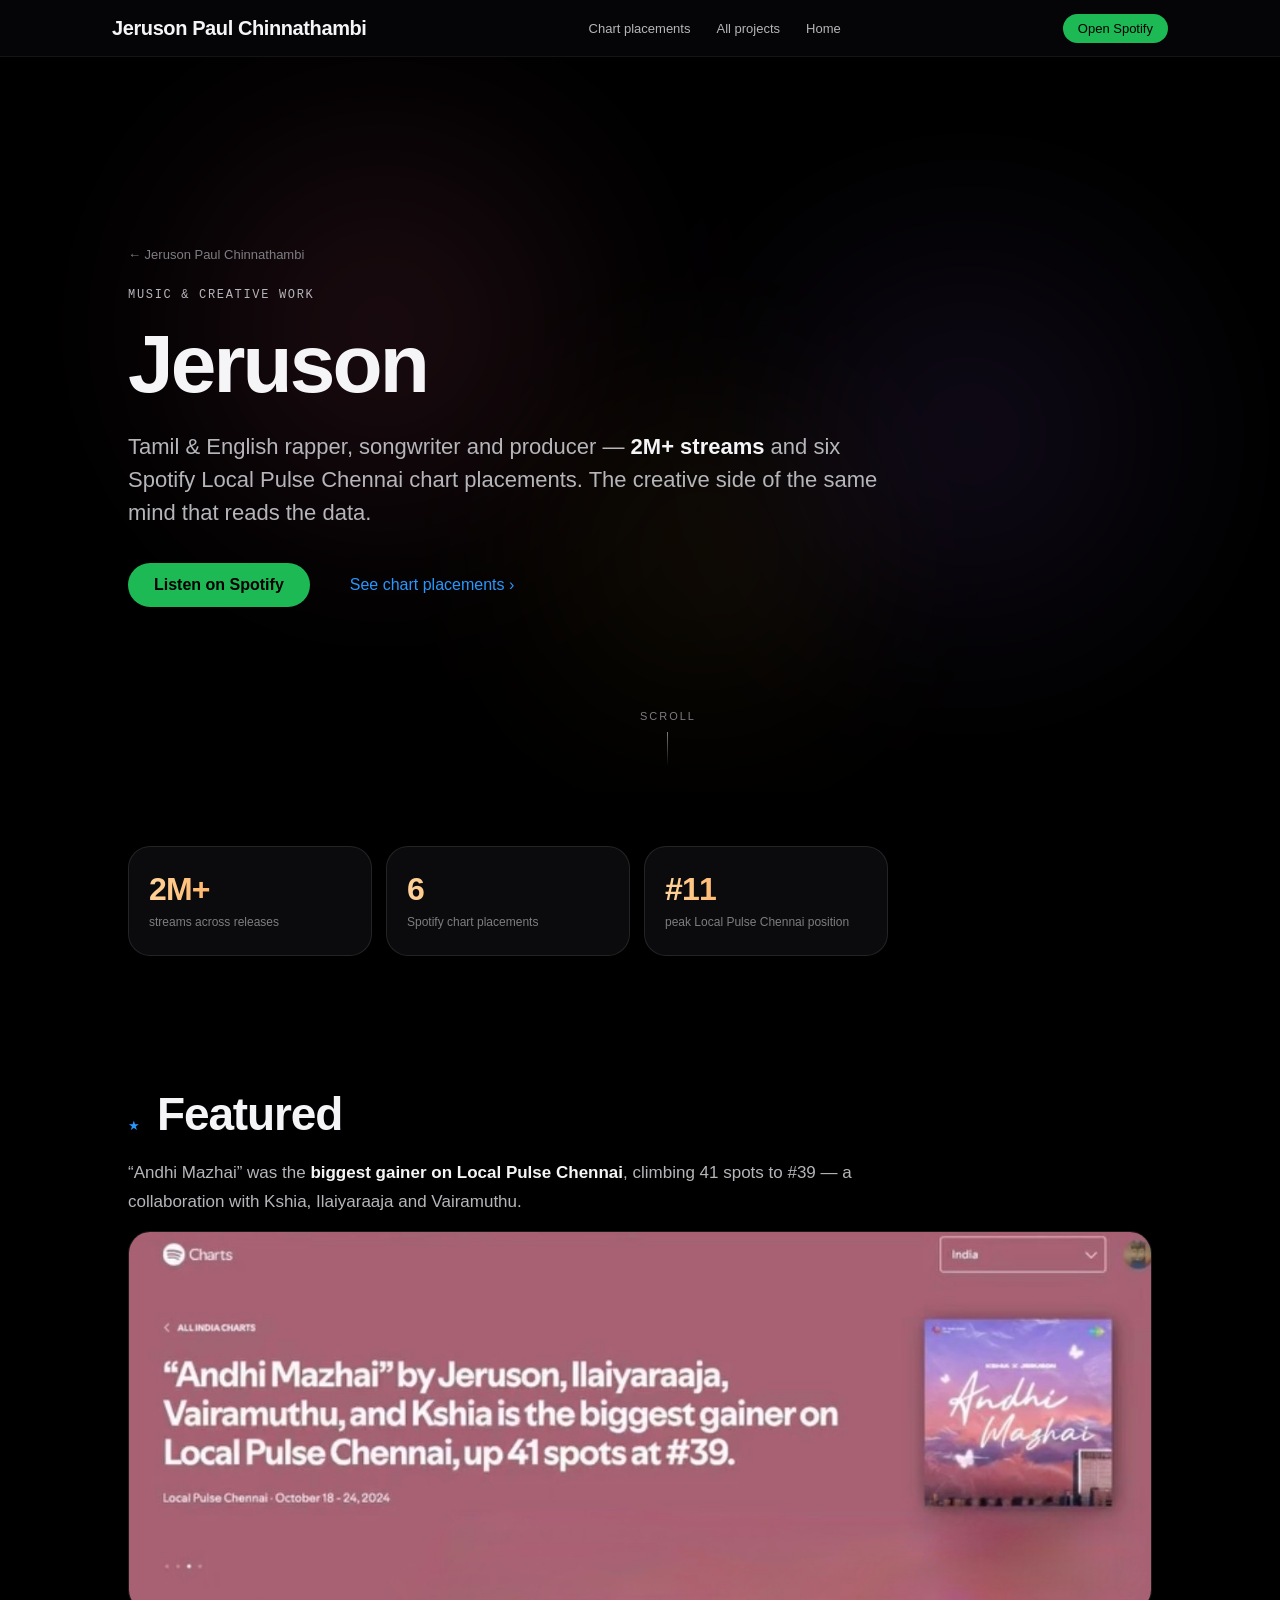
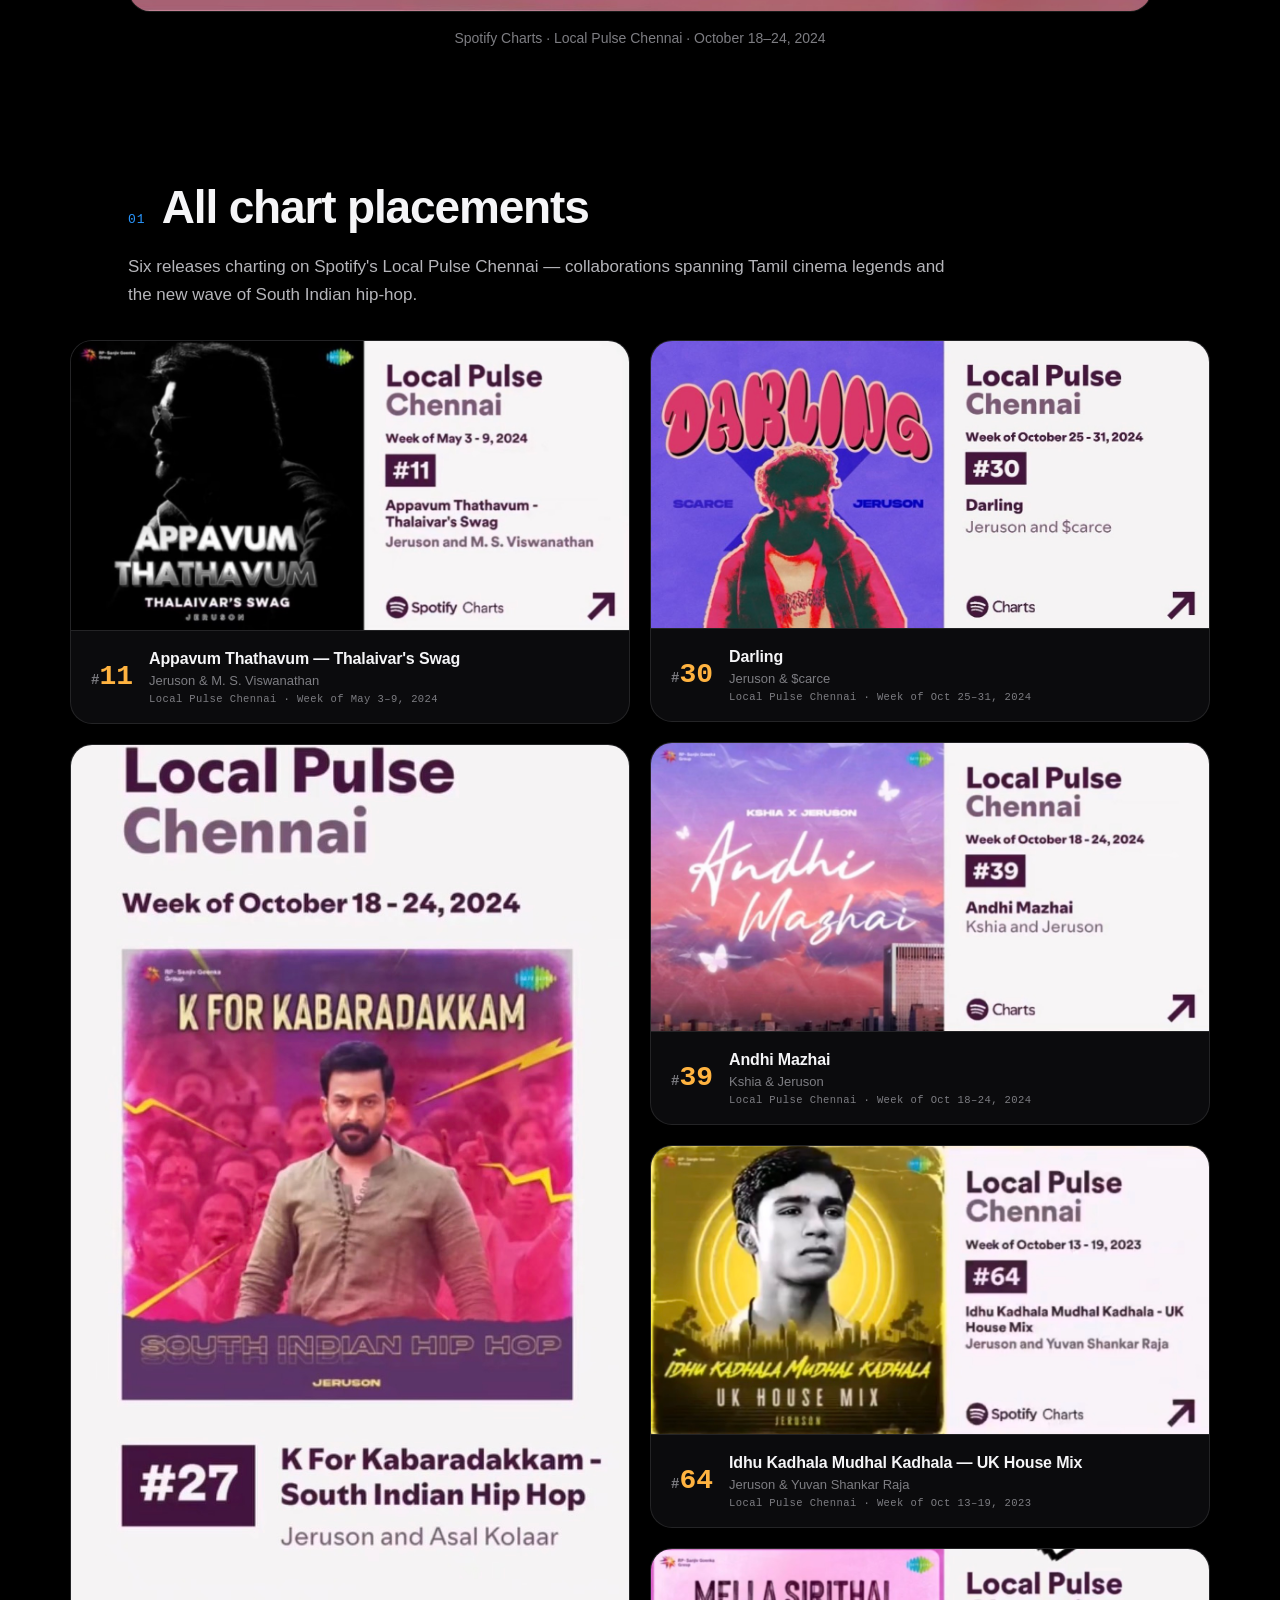
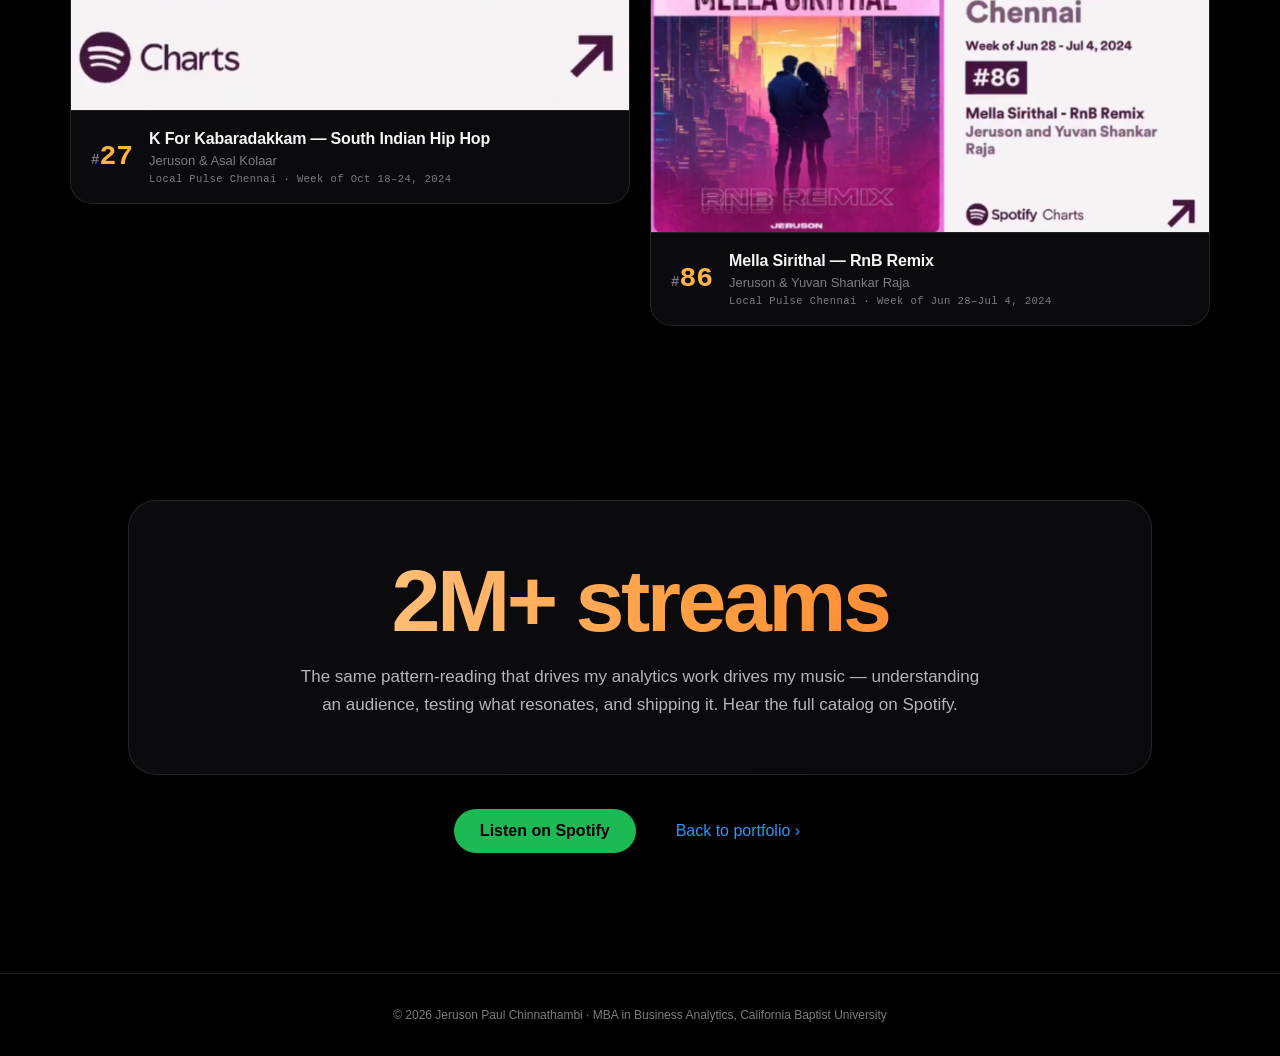
<file: projects/music.html>
<!DOCTYPE html>
<html lang="en">
<head>
<meta charset="UTF-8">
<meta name="viewport" content="width=device-width, initial-scale=1.0">
<title>Jeruson - Music & Chart Placements | Jeruson Paul Chinnathambi</title>
<meta name="description" content="Jeruson - Tamil & English rapper and producer. 2M+ streams and six Spotify Local Pulse Chennai chart placements.">
<style>

:root{
  --bg:#000; --surface:#0b0b0d; --surface-2:#131316; --hairline:rgba(255,255,255,.10);
  --text:#f5f5f7; --text-2:#b5b5ba; --text-3:#7d7d82;
  --blue:#2997ff; --amber:#ffb340;
  --grad-hero:linear-gradient(96deg,#ffd49c 0%,#ff9f43 22%,#e8853b 38%,#8fb8ff 72%,#4d9fff 100%);
  --grad-warm:linear-gradient(96deg,#ffd49c,#ff9f43 55%,#ff7e29);
  --grad-cool:linear-gradient(96deg,#9cc8ff,#4d9fff 60%,#2563eb);
  --grad-mint:linear-gradient(96deg,#a8f0d4,#3ddc97 60%,#16a37a);
  --radius:28px;
  --font:-apple-system,BlinkMacSystemFont,"SF Pro Display","SF Pro Text","Helvetica Neue",Inter,Segoe UI,Roboto,sans-serif;
  --mono:"SF Mono",ui-monospace,SFMono-Regular,Menlo,Consolas,monospace;
}
*{margin:0;padding:0;box-sizing:border-box}
html{scroll-behavior:smooth}
body{background:var(--bg);color:var(--text);font-family:var(--font);-webkit-font-smoothing:antialiased;text-rendering:optimizeLegibility;overflow-x:hidden}
a{color:inherit;text-decoration:none}
img,svg{display:block;max-width:100%}
::selection{background:rgba(41,151,255,.35)}

/* nav */
.nav{position:fixed;top:0;left:0;right:0;z-index:100;backdrop-filter:saturate(180%) blur(20px);-webkit-backdrop-filter:saturate(180%) blur(20px);background:rgba(8,8,10,.72);border-bottom:1px solid rgba(255,255,255,.06)}
.nav-inner{max-width:1100px;margin:0 auto;height:56px;display:flex;align-items:center;justify-content:space-between;padding:0 22px;gap:18px}
.nav .brand{font-size:20px;font-weight:700;letter-spacing:-.02em;white-space:nowrap}
.nav .brand .dot{color:var(--blue)}
.nav ul{display:flex;gap:26px;list-style:none}
.nav ul a{font-size:13px;color:var(--text-2);transition:color .25s}
.nav ul a:hover{color:#fff}
.nav .cta{font-size:13px;background:var(--blue);color:#fff;padding:7px 15px;border-radius:980px;transition:background .25s;white-space:nowrap}
.nav .cta:hover{background:#52aaff}
@media(max-width:820px){.nav ul{display:none}.nav .brand{font-size:16px}}

/* generic section */
section{position:relative;padding:104px 24px}
.wrap{max-width:1024px;margin:0 auto}
.wrap-wide{max-width:1140px;margin:0 auto}
.kicker{font-size:13px;font-weight:600;letter-spacing:.14em;text-transform:uppercase;color:var(--text-3);margin-bottom:18px}
h2.head{font-size:clamp(34px,5.2vw,60px);font-weight:700;letter-spacing:-.03em;line-height:1.06}
.grad-warm{background:var(--grad-warm);-webkit-background-clip:text;background-clip:text;color:transparent}
.grad-cool{background:var(--grad-cool);-webkit-background-clip:text;background-clip:text;color:transparent}
.grad-mint{background:var(--grad-mint);-webkit-background-clip:text;background-clip:text;color:transparent}
.lede{font-size:clamp(17px,2vw,20px);color:var(--text-2);line-height:1.55;max-width:760px;margin-top:22px}
.lede strong{color:var(--text);font-weight:600}

/* reveal */
.rv{opacity:0;transform:translateY(46px);transition:opacity 1s cubic-bezier(.22,1,.36,1),transform 1s cubic-bezier(.22,1,.36,1)}
.rv.in{opacity:1;transform:none}
.rv-d1{transition-delay:.1s}.rv-d2{transition-delay:.2s}.rv-d3{transition-delay:.3s}

/* buttons */
.btn{display:inline-flex;align-items:center;gap:8px;font-size:16px;font-weight:500;padding:13px 26px;border-radius:980px;transition:transform .3s cubic-bezier(.22,1,.36,1),background .25s,box-shadow .3s}
.btn-fill{background:var(--blue);color:#fff}
.btn-fill:hover{background:#52aaff;transform:translateY(-2px);box-shadow:0 10px 34px rgba(41,151,255,.35)}
.btn-ghost{color:var(--blue)}
.btn-ghost:hover{text-decoration:underline}

/* ============ HOME HERO ============ */
.hero{position:relative;min-height:100svh;display:flex;align-items:center;justify-content:center;text-align:center;overflow:hidden;padding:130px 24px 90px}
.hero-glow{position:absolute;inset:0;pointer-events:none}
.hero-glow .orb{position:absolute;border-radius:50%;filter:blur(90px);opacity:.55;will-change:transform}
.orb-a{width:560px;height:560px;background:radial-gradient(circle at 35% 35%,rgba(255,159,67,.55),transparent 65%);top:8%;left:50%;margin-left:-440px;animation:drift1 14s ease-in-out infinite alternate}
.orb-b{width:620px;height:620px;background:radial-gradient(circle at 60% 50%,rgba(41,151,255,.4),transparent 65%);top:26%;left:50%;margin-left:-80px;animation:drift2 17s ease-in-out infinite alternate}
.orb-c{width:380px;height:380px;background:radial-gradient(circle at 50% 50%,rgba(255,212,156,.35),transparent 65%);bottom:4%;left:50%;margin-left:-190px;animation:drift3 12s ease-in-out infinite alternate}
@keyframes drift1{from{transform:translate(0,0) scale(1)}to{transform:translate(70px,40px) scale(1.12)}}
@keyframes drift2{from{transform:translate(0,0) scale(1.05)}to{transform:translate(-60px,-50px) scale(.95)}}
@keyframes drift3{from{transform:translate(0,0)}to{transform:translate(40px,-60px) scale(1.1)}}
.hero-content{position:relative;z-index:2;max-width:1000px}
.hero .name{font-size:clamp(27px,4.6vw,54px);font-weight:700;letter-spacing:-.02em;line-height:1.04;opacity:0;animation:riseIn 1s .12s cubic-bezier(.22,1,.36,1) forwards}
.hero .name .grad{background:var(--grad-hero);-webkit-background-clip:text;background-clip:text;color:transparent;background-size:200% 100%;animation:gradShift 9s ease-in-out infinite alternate}
.hero .role{font-size:clamp(13px,1.5vw,16px);font-weight:600;letter-spacing:.16em;text-transform:uppercase;color:var(--text-3);margin-top:14px;opacity:0;animation:riseIn 1s .3s cubic-bezier(.22,1,.36,1) forwards}
.hero h1{font-size:clamp(44px,8vw,96px);line-height:1.03;font-weight:700;letter-spacing:-.035em;margin:26px 0 0;opacity:0;animation:riseIn 1.1s .46s cubic-bezier(.22,1,.36,1) forwards}
.hero h1 .grad{background:var(--grad-hero);-webkit-background-clip:text;background-clip:text;color:transparent;background-size:200% 100%;animation:gradShift 9s ease-in-out infinite alternate}
@keyframes gradShift{from{background-position:0% 50%}to{background-position:100% 50%}}
.hero .sub{font-size:clamp(18px,2.3vw,23px);color:var(--text-2);max-width:680px;margin:22px auto 0;line-height:1.5;opacity:0;animation:riseIn 1.1s .62s cubic-bezier(.22,1,.36,1) forwards}
.hero .actions{margin-top:36px;display:flex;gap:14px;justify-content:center;flex-wrap:wrap;opacity:0;animation:riseIn 1.1s .8s cubic-bezier(.22,1,.36,1) forwards}
@keyframes riseIn{from{opacity:0;transform:translateY(34px)}to{opacity:1;transform:translateY(0)}}
.scroll-hint{position:absolute;bottom:26px;left:50%;transform:translateX(-50%);color:var(--text-3);font-size:11px;letter-spacing:.18em;text-transform:uppercase;opacity:0;animation:riseIn 1s 1.3s forwards}
.scroll-hint::after{content:"";display:block;width:1px;height:34px;background:linear-gradient(to bottom,var(--text-3),transparent);margin:10px auto 0;animation:pulseLine 2.2s ease-in-out infinite}
@keyframes pulseLine{0%,100%{opacity:.35}50%{opacity:1}}

/* stats band */
.stats{display:grid;grid-template-columns:repeat(4,1fr);gap:18px;margin-top:60px}
.stat{background:var(--surface);border:1px solid var(--hairline);border-radius:var(--radius);padding:32px 26px;transition:transform .5s cubic-bezier(.22,1,.36,1),border-color .4s}
.stat:hover{transform:translateY(-6px);border-color:rgba(255,255,255,.22)}
.stat .num{font-size:clamp(32px,4vw,44px);font-weight:700;letter-spacing:-.03em;background:var(--grad-hero);-webkit-background-clip:text;background-clip:text;color:transparent}
.stat .lbl{font-size:14px;color:var(--text-2);margin-top:8px;line-height:1.45}
@media(max-width:880px){.stats{grid-template-columns:repeat(2,1fr)}}
@media(max-width:520px){.stats{grid-template-columns:1fr}}

/* flagship teaser (home) */
.flagship{background:linear-gradient(to bottom,#000 0%,#070708 18%,#0a0a0c 100%)}
.flag-card{margin-top:50px;background:linear-gradient(135deg,#101014,#0b0b0d 60%);border:1px solid var(--hairline);border-radius:var(--radius);padding:clamp(28px,4vw,52px);overflow:hidden;position:relative;transition:border-color .4s,box-shadow .55s,transform .55s cubic-bezier(.22,1,.36,1);display:block}
.flag-card:hover{border-color:rgba(255,255,255,.2);box-shadow:0 28px 70px rgba(0,0,0,.55);transform:translateY(-6px)}
.flag-tag{font-family:var(--mono);font-size:11px;letter-spacing:.12em;text-transform:uppercase;color:var(--amber)}
.flag-card h3{font-size:clamp(26px,3.4vw,40px);font-weight:700;letter-spacing:-.025em;line-height:1.08;margin:14px 0 16px}
.flag-card p{font-size:16.5px;line-height:1.6;color:var(--text-2);max-width:760px}
.flag-card p strong{color:var(--text);font-weight:600}
.flag-mini{display:grid;grid-template-columns:repeat(4,1fr);gap:14px;margin:30px 0 8px}
.flag-mini .m{background:var(--surface-2);border:1px solid var(--hairline);border-radius:18px;padding:18px}
.flag-mini .v{font-size:clamp(20px,2.4vw,28px);font-weight:700;letter-spacing:-.02em}
.flag-mini .v.warm{background:var(--grad-warm);-webkit-background-clip:text;background-clip:text;color:transparent}
.flag-mini .k{font-size:12px;color:var(--text-3);margin-top:5px;line-height:1.4}
.flag-open{margin-top:24px;display:inline-flex;align-items:center;gap:8px;color:var(--blue);font-weight:600;font-size:16px}
.flag-open .arr{transition:transform .35s cubic-bezier(.22,1,.36,1)}
.flag-card:hover .flag-open .arr{transform:translateX(5px)}
@media(max-width:760px){.flag-mini{grid-template-columns:1fr 1fr}}

/* research cards */
.cards{display:grid;grid-template-columns:repeat(3,1fr);gap:20px;margin-top:56px}
.card{background:var(--surface);border:1px solid var(--hairline);border-radius:var(--radius);padding:32px 28px;display:flex;flex-direction:column;gap:13px;transition:transform .55s cubic-bezier(.22,1,.36,1),border-color .4s,box-shadow .55s;position:relative;overflow:hidden}
.card::before{content:"";position:absolute;top:0;left:0;right:0;height:1px;background:linear-gradient(90deg,transparent,rgba(255,255,255,.35),transparent);opacity:0;transition:opacity .5s}
.card:hover{transform:translateY(-8px);border-color:rgba(255,255,255,.2);box-shadow:0 24px 60px rgba(0,0,0,.55)}
.card:hover::before{opacity:1}
.card .tag{font-family:var(--mono);font-size:11px;letter-spacing:.1em;text-transform:uppercase;color:var(--text-3)}
.card .tag.hl{color:var(--amber)}
.card h4{font-size:20px;font-weight:700;letter-spacing:-.015em;line-height:1.25}
.card p{font-size:14.5px;line-height:1.58;color:var(--text-2);flex:1}
.card p strong{color:var(--text);font-weight:600}
.card .open{font-size:14px;color:var(--blue);font-weight:500;display:inline-flex;align-items:center;gap:6px;margin-top:2px}
.card .open .arr{transition:transform .35s cubic-bezier(.22,1,.36,1)}
.card:hover .open .arr{transform:translateX(4px)}
@media(max-width:860px){.cards{grid-template-columns:1fr}}

/* experience */
.xp{margin-top:56px;display:flex;flex-direction:column}
.xp-item{display:grid;grid-template-columns:200px 1fr;gap:34px;padding:40px 0;border-top:1px solid var(--hairline)}
.xp-item:last-child{border-bottom:1px solid var(--hairline)}
.xp-when{font-family:var(--mono);font-size:12.5px;color:var(--text-3);padding-top:6px}
.xp-role{font-size:21px;font-weight:700;letter-spacing:-.015em}
.xp-org{font-size:14.5px;color:var(--amber);margin-top:4px;font-weight:500}
.xp-body{font-size:15px;color:var(--text-2);line-height:1.65;margin-top:14px;max-width:680px}
.xp-body strong{color:var(--text);font-weight:600}
@media(max-width:700px){.xp-item{grid-template-columns:1fr;gap:8px}}

/* skills */
.skill-groups{display:grid;grid-template-columns:repeat(3,1fr);gap:20px;margin-top:56px}
.sg{background:var(--surface);border:1px solid var(--hairline);border-radius:var(--radius);padding:30px 28px}
.sg h5{font-size:13px;letter-spacing:.12em;text-transform:uppercase;color:var(--text-3);margin-bottom:18px;font-weight:600}
.sg ul{list-style:none;display:flex;flex-wrap:wrap;gap:9px}
.sg li{font-size:13px;color:var(--text-2);background:var(--surface-2);border:1px solid var(--hairline);padding:7px 13px;border-radius:980px}
@media(max-width:860px){.skill-groups{grid-template-columns:1fr 1fr}}
@media(max-width:540px){.skill-groups{grid-template-columns:1fr}}

/* contact */
.contact{text-align:center;padding-bottom:150px}
.contact h2{font-size:clamp(42px,7vw,84px);font-weight:700;letter-spacing:-.035em;line-height:1.04}
.contact h2 .grad{background:var(--grad-hero);-webkit-background-clip:text;background-clip:text;color:transparent;background-size:200% 100%;animation:gradShift 9s ease-in-out infinite alternate}
.contact .sub{font-size:18px;color:var(--text-2);margin-top:20px}
.contact .actions{margin-top:36px;display:flex;gap:16px;justify-content:center;flex-wrap:wrap}
.contact .links{margin-top:44px;display:flex;gap:28px;justify-content:center;flex-wrap:wrap;font-size:14px;color:var(--text-3)}
.contact .links a{color:var(--text-2);transition:color .25s}
.contact .links a:hover{color:#fff}

footer{border-top:1px solid var(--hairline);padding:34px 24px;text-align:center;font-size:12px;color:var(--text-3)}

/* ===================== PROJECT PAGE ===================== */
.phero{position:relative;min-height:88svh;display:flex;align-items:center;overflow:hidden;padding:150px 24px 90px}
.phero-glow{position:absolute;inset:0;pointer-events:none}
.phero-glow .o{position:absolute;border-radius:50%;filter:blur(100px);opacity:.5}
.phero-content{position:relative;z-index:2;max-width:1024px;margin:0 auto;width:100%}
.back-link{display:inline-flex;align-items:center;gap:7px;font-size:13px;color:var(--text-3);margin-bottom:26px;transition:color .25s}
.back-link:hover{color:#fff}
.phero .ptag{font-family:var(--mono);font-size:12px;letter-spacing:.14em;text-transform:uppercase;color:var(--text-2);margin-bottom:20px}
.phero h1{font-size:clamp(40px,7vw,82px);font-weight:700;letter-spacing:-.035em;line-height:1.02}
.phero .psub{font-size:clamp(18px,2.2vw,22px);color:var(--text-2);line-height:1.5;max-width:760px;margin-top:24px}
.phero .psub strong{color:var(--text);font-weight:600}
.phero .pactions{margin-top:34px;display:flex;gap:14px;flex-wrap:wrap}

/* exec KPI strip */
.kpis{display:grid;grid-template-columns:repeat(5,1fr);gap:14px;margin-top:54px}
.kpi{background:var(--surface);border:1px solid var(--hairline);border-radius:22px;padding:24px 20px}
.kpi .v{font-size:clamp(24px,2.7vw,32px);font-weight:700;letter-spacing:-.025em}
.kpi .v.warm{background:var(--grad-warm);-webkit-background-clip:text;background-clip:text;color:transparent}
.kpi .v.cool{background:var(--grad-cool);-webkit-background-clip:text;background-clip:text;color:transparent}
.kpi .v.mint{background:var(--grad-mint);-webkit-background-clip:text;background-clip:text;color:transparent}
.kpi .k{font-size:12px;color:var(--text-3);margin-top:6px;line-height:1.4}
@media(max-width:920px){.kpis{grid-template-columns:repeat(3,1fr)}}
@media(max-width:560px){.kpis{grid-template-columns:1fr 1fr}}

/* section heading w/ index */
.sec-head{display:flex;align-items:baseline;gap:16px;margin-bottom:8px}
.sec-head .ix{font-family:var(--mono);font-size:13px;color:var(--blue);letter-spacing:.08em}
h2.sec-title{font-size:clamp(28px,4vw,46px);font-weight:700;letter-spacing:-.025em;line-height:1.08}
.sec-body{font-size:17px;line-height:1.68;color:var(--text-2);max-width:820px;margin-top:20px}
.sec-body strong{color:var(--text);font-weight:600}
.sec-body + .sec-body{margin-top:16px}

/* problem/action/result blocks */
.par{display:grid;grid-template-columns:120px 1fr;gap:16px;margin-top:30px;max-width:880px}
.par .lab{font-family:var(--mono);font-size:11px;letter-spacing:.12em;text-transform:uppercase;padding-top:4px}
.par .lab.p{color:#ff8a8a}.par .lab.a{color:var(--blue)}.par .lab.r{color:#3ddc97}
.par .tx{font-size:16.5px;line-height:1.62;color:var(--text-2)}
.par .tx strong{color:var(--text);font-weight:600}
@media(max-width:560px){.par{grid-template-columns:1fr;gap:5px}.par .tx{margin-bottom:8px}}

/* numbered steps (methodology) */
.steps{margin-top:36px;display:flex;flex-direction:column;gap:2px;counter-reset:st}
.step{display:grid;grid-template-columns:62px 1fr;gap:20px;padding:26px 0;border-top:1px solid var(--hairline)}
.step:last-child{border-bottom:1px solid var(--hairline)}
.step .n{counter-increment:st;font-family:var(--mono);font-size:13px;color:var(--text-3)}
.step .n::before{content:counter(st,decimal-leading-zero)}
.step h4{font-size:18px;font-weight:600;letter-spacing:-.01em}
.step p{font-size:15px;line-height:1.6;color:var(--text-2);margin-top:8px;max-width:720px}
.step p strong{color:var(--text);font-weight:600}

/* panel wrapper for visuals */
.viz{margin-top:40px;background:var(--surface-2);border:1px solid var(--hairline);border-radius:24px;padding:30px clamp(16px,3vw,32px)}
.viz-title{font-size:13px;font-weight:600;letter-spacing:.1em;text-transform:uppercase;color:var(--text-3);margin-bottom:24px;display:flex;justify-content:space-between;flex-wrap:wrap;gap:8px}
.viz-title em{font-style:normal;color:var(--text-2);font-family:var(--mono);font-size:12px;text-transform:none;letter-spacing:0}

/* pipeline svg */
.pipe{width:100%;height:auto}
.pn{fill:#16161a;stroke:rgba(255,255,255,.14);stroke-width:1}
.pn.accent{stroke:rgba(255,179,64,.5)}
.pl{fill:#f5f5f7;font-family:var(--font);font-size:12.5px;font-weight:600}
.ps{fill:#86868b;font-family:var(--mono);font-size:9px}
.pln{stroke:rgba(255,255,255,.16);stroke-width:1.6;fill:none}
.pcap{font-size:13px;color:var(--text-3);margin-top:18px;text-align:center;line-height:1.5}

/* horizontal bars */
.hbars{display:flex;flex-direction:column;gap:15px}
.hbar-row{display:grid;grid-template-columns:minmax(120px,210px) 1fr 70px;gap:14px;align-items:center}
.hbar-name{font-size:14px;color:var(--text-2)}
.hbar-name.win{color:var(--text);font-weight:600}
.hbar-track{height:14px;background:#1a1a1e;border-radius:980px;overflow:hidden;border:1px solid var(--hairline)}
.hbar-fill{height:100%;width:0%;border-radius:980px;background:linear-gradient(90deg,#1d3a5f,#2997ff);transition:width 1.4s cubic-bezier(.22,1,.36,1)}
.hbar-fill.win{background:var(--grad-warm)}
.hbar-fill.neg{background:repeating-linear-gradient(135deg,#3a2026 0 6px,#241317 6px 12px)}
.hbar-fill.mint{background:var(--grad-mint)}
.hbar-val{font-family:var(--mono);font-size:13px;color:var(--text-2);text-align:right}
.hbar-val.win{color:var(--amber)}
@media(max-width:600px){.hbar-row{grid-template-columns:96px 1fr 56px}.hbar-name{font-size:12px}}

/* vertical bars */
.vbars{display:grid;grid-auto-flow:column;grid-auto-columns:1fr;gap:12px;align-items:end;height:250px}
.vcol{display:flex;flex-direction:column;justify-content:flex-end;height:100%;text-align:center}
.vbar{position:relative;border-radius:12px 12px 6px 6px;height:0%;transition:height 1.4s cubic-bezier(.22,1,.36,1);background:linear-gradient(to top,#1d3a5f,#2997ff)}
.vbar.warm{background:linear-gradient(to top,#7a4a14,#ffb340)}
.vbar.mint{background:linear-gradient(to top,#14573b,#3ddc97)}
.vbar.muted{background:linear-gradient(to top,#2c2c30,#5b5b63)}
.vbar.closed{background:repeating-linear-gradient(135deg,#232326 0 6px,#1a1a1d 6px 12px);border:1px dashed rgba(255,255,255,.15)}
.vbar .v{position:absolute;top:-24px;left:50%;transform:translateX(-50%);font-family:var(--mono);font-size:11px;color:var(--text-2);white-space:nowrap;opacity:0;transition:opacity .6s .9s}
.vbars.play .vbar .v{opacity:1}
.vlbl{font-size:11.5px;color:var(--text-3);margin-top:11px}
@media(max-width:560px){.vbars{gap:6px}.vbar .v{font-size:9px}}

/* two-state (before/after) grouped bars */
.region{display:flex;flex-direction:column;gap:16px}
.rg-row{display:grid;grid-template-columns:140px 1fr;gap:16px;align-items:center}
.rg-name{font-size:14px;color:var(--text-2)}
.rg-bars{display:flex;flex-direction:column;gap:7px}
.rg-bar{height:13px;border-radius:980px;position:relative;overflow:hidden;background:#1a1a1e;border:1px solid var(--hairline)}
.rg-fill{position:absolute;left:0;top:0;bottom:0;width:0%;border-radius:980px;transition:width 1.4s cubic-bezier(.22,1,.36,1)}
.rg-fill.now{background:linear-gradient(90deg,#5a2630,#ff6b6b)}
.rg-fill.rec{background:var(--grad-mint)}
.rg-tag{font-family:var(--mono);font-size:9.5px;color:var(--text-3);position:absolute;right:8px;top:50%;transform:translateY(-50%)}
.rg-legend{display:flex;gap:20px;margin-bottom:20px;font-size:12px;color:var(--text-3)}
.rg-legend span{display:inline-flex;align-items:center;gap:7px}
.rg-legend i{width:11px;height:11px;border-radius:3px;display:inline-block}
@media(max-width:560px){.rg-row{grid-template-columns:84px 1fr}}

/* donut */
.donut-wrap{display:flex;gap:36px;align-items:center;flex-wrap:wrap;justify-content:center}
.donut{flex:0 0 auto}
.donut circle{fill:none;stroke-width:26;stroke-dashoffset:0;transition:stroke-dasharray 1.5s cubic-bezier(.22,1,.36,1)}
.donut-legend{display:flex;flex-direction:column;gap:14px;min-width:230px}
.dl{display:flex;align-items:center;gap:12px;font-size:14px;color:var(--text-2)}
.dl i{width:13px;height:13px;border-radius:4px;flex:0 0 auto}
.dl b{color:var(--text);font-weight:600;margin-left:auto;font-family:var(--mono);font-size:13px}

/* line chart draw-on */
.linechart{width:100%;height:auto}
.lc-line{fill:none;stroke-width:2.5;stroke-dasharray:1;stroke-dashoffset:1;transition:stroke-dashoffset 2s ease}
.lc-line.in{stroke-dashoffset:0}
.lc-area{opacity:0;transition:opacity 1.2s ease .6s}
.lc-area.in{opacity:.16}
.lc-axis{stroke:rgba(255,255,255,.12);stroke-width:1}
.lc-txt{fill:#7d7d82;font-family:var(--mono);font-size:10px}
.lc-dot{opacity:0;transition:opacity .5s}
.lc-dot.in{opacity:1}

/* insight / reco cards */
.icards{display:grid;grid-template-columns:1fr 1fr;gap:16px;margin-top:36px}
.ic{background:var(--surface);border:1px solid var(--hairline);border-radius:20px;padding:26px;transition:border-color .4s,transform .5s cubic-bezier(.22,1,.36,1)}
.ic:hover{border-color:rgba(255,255,255,.2);transform:translateY(-4px)}
.ic .ic-n{font-family:var(--mono);font-size:11px;color:var(--blue);letter-spacing:.1em}
.ic h4{font-size:18px;font-weight:600;margin:10px 0 8px;letter-spacing:-.01em}
.ic p{font-size:14.5px;line-height:1.58;color:var(--text-2)}
.ic p strong{color:var(--text);font-weight:600}
@media(max-width:680px){.icards{grid-template-columns:1fr}}

/* impact band */
.impact{background:linear-gradient(135deg,#0c0c0f,#0a0a0c);border:1px solid var(--hairline);border-radius:var(--radius);padding:clamp(30px,5vw,56px);margin-top:40px;text-align:center}
.impact .big{font-size:clamp(44px,8vw,88px);font-weight:700;letter-spacing:-.04em;line-height:1;background:var(--grad-warm);-webkit-background-clip:text;background-clip:text;color:transparent}
.impact .big.mint{background:var(--grad-mint);-webkit-background-clip:text;background-clip:text;color:transparent}
.impact .cap{font-size:17px;color:var(--text-2);margin-top:18px;max-width:680px;margin-left:auto;margin-right:auto;line-height:1.6}
.impact .cap strong{color:var(--text);font-weight:600}

/* tools chips */
.tools{display:flex;flex-wrap:wrap;gap:10px;margin-top:28px}
.tool{font-family:var(--mono);font-size:12px;color:var(--text-2);background:var(--surface-2);border:1px solid var(--hairline);padding:8px 14px;border-radius:980px}

/* prev/next project nav */
.pnav{border-top:1px solid var(--hairline);display:grid;grid-template-columns:1fr 1fr}
.pnav a{padding:46px 24px;transition:background .3s}
.pnav a:hover{background:#0c0c0f}
.pnav a.next{text-align:right;border-left:1px solid var(--hairline)}
.pnav .dir{font-family:var(--mono);font-size:11px;letter-spacing:.12em;text-transform:uppercase;color:var(--text-3)}
.pnav .ttl{font-size:19px;font-weight:600;margin-top:8px;letter-spacing:-.015em;color:var(--text)}
.pnav-wrap{max-width:1024px;margin:0 auto}
@media(max-width:560px){.pnav{grid-template-columns:1fr}.pnav a.next{border-left:0;border-top:1px solid var(--hairline);text-align:left}}

/* experience detail */
.xp-desc{font-size:13.5px;color:var(--text-3);margin-top:8px;font-style:italic;line-height:1.5;max-width:680px}
.xp-list{margin-top:16px;display:flex;flex-direction:column;gap:13px;max-width:740px;list-style:none}
.xp-list li{position:relative;padding-left:22px;font-size:14.5px;line-height:1.6;color:var(--text-2)}
.xp-list li::before{content:"";position:absolute;left:0;top:9px;width:7px;height:7px;border-radius:50%;background:var(--blue)}
.xp-list li strong{color:var(--text);font-weight:600}

/* vision */
.vision{background:linear-gradient(to bottom,#070708,#000)}
.vision .vstate{font-size:clamp(24px,3.4vw,42px);font-weight:700;letter-spacing:-.025em;line-height:1.22;max-width:920px;margin-top:24px}
.pillars{display:grid;grid-template-columns:repeat(4,1fr);gap:18px;margin-top:50px}
.pillar{background:var(--surface);border:1px solid var(--hairline);border-radius:22px;padding:28px 24px;transition:transform .5s cubic-bezier(.22,1,.36,1),border-color .4s}
.pillar:hover{transform:translateY(-6px);border-color:rgba(255,255,255,.2)}
.pillar .pi{font-family:var(--mono);font-size:11px;letter-spacing:.1em;text-transform:uppercase;color:var(--blue)}
.pillar h4{font-size:18px;font-weight:600;margin:12px 0 8px;letter-spacing:-.01em}
.pillar p{font-size:14px;color:var(--text-2);line-height:1.55}
@media(max-width:880px){.pillars{grid-template-columns:1fr 1fr}}
@media(max-width:520px){.pillars{grid-template-columns:1fr}}

/* music */
.music-stats{display:grid;grid-template-columns:repeat(3,1fr);gap:16px;margin-top:46px}
.mstat{background:var(--surface);border:1px solid var(--hairline);border-radius:22px;padding:28px 24px}
.mstat .v{font-size:clamp(30px,4vw,42px);font-weight:700;letter-spacing:-.03em;background:var(--grad-warm);-webkit-background-clip:text;background-clip:text;color:transparent}
.mstat .k{font-size:13px;color:var(--text-2);margin-top:6px}
.charts{margin-top:24px;display:flex;flex-direction:column;gap:12px}
.chart-row{display:grid;grid-template-columns:64px 1fr auto;gap:18px;align-items:center;background:var(--surface);border:1px solid var(--hairline);border-radius:18px;padding:18px 22px;transition:border-color .4s,transform .5s cubic-bezier(.22,1,.36,1)}
.chart-row:hover{border-color:rgba(255,179,64,.4);transform:translateX(4px)}
.chart-rank{font-family:var(--mono);font-size:26px;font-weight:700;color:var(--amber);line-height:1}
.chart-rank span{font-size:14px;color:var(--text-3)}
.chart-info .t{font-size:16px;font-weight:600;letter-spacing:-.01em}
.chart-info .c{font-size:13px;color:var(--text-3);margin-top:3px}
.chart-meta{font-family:var(--mono);font-size:11px;color:var(--text-3);text-align:right;white-space:nowrap;line-height:1.5}
@media(max-width:600px){.chart-row{grid-template-columns:48px 1fr}.chart-meta{display:none}.music-stats{grid-template-columns:1fr}}

/* music gallery (masonry) */
.gallery{column-count:2;column-gap:20px;margin-top:14px}
.gcard{break-inside:avoid;margin-bottom:20px;background:var(--surface);border:1px solid var(--hairline);border-radius:22px;overflow:hidden;transition:transform .55s cubic-bezier(.22,1,.36,1),border-color .4s,box-shadow .55s}
.gcard:hover{transform:translateY(-6px);border-color:rgba(255,179,64,.4);box-shadow:0 24px 60px rgba(0,0,0,.5)}
.gcard img{width:100%;height:auto;display:block;border-bottom:1px solid var(--hairline)}
.gcard .meta{padding:18px 20px;display:flex;align-items:center;gap:16px}
.gcard .rank{font-family:var(--mono);font-size:28px;font-weight:700;color:var(--amber);line-height:1;flex:0 0 auto}
.gcard .rank span{font-size:14px;color:var(--text-3)}
.gcard .info .t{font-size:16px;font-weight:600;letter-spacing:-.01em;line-height:1.25}
.gcard .info .c{font-size:13px;color:var(--text-3);margin-top:4px}
.gcard .info .w{font-family:var(--mono);font-size:10.5px;color:var(--text-3);margin-top:5px;letter-spacing:.04em}
@media(max-width:760px){.gallery{column-count:1}}

.feature-banner{margin-top:14px;border-radius:22px;overflow:hidden;border:1px solid var(--hairline);transition:border-color .4s}
.feature-banner:hover{border-color:rgba(255,179,64,.4)}
.feature-banner img{width:100%;height:auto;display:block}
.feature-cap{font-size:14px;color:var(--text-3);margin-top:16px;text-align:center;line-height:1.5}

.btn-spotify{background:#1db954;color:#000;font-weight:600}
.btn-spotify:hover{background:#1ed760;transform:translateY(-2px);box-shadow:0 10px 34px rgba(29,185,84,.35)}
.nav .cta.spotify{background:#1db954;color:#000}
.nav .cta.spotify:hover{background:#1ed760}
.chart-row.linked{cursor:pointer}

/* project screenshot showcase (3D) */
.shots{margin-top:40px;display:flex;flex-direction:column;gap:46px;perspective:1500px}
.shot{position:relative}
.shot .glow{position:absolute;inset:-8% -4%;border-radius:34px;background:radial-gradient(circle at 50% 42%,rgba(180,100,255,.4),rgba(41,151,255,.2) 45%,transparent 72%);filter:blur(46px);z-index:0;opacity:.85;animation:shotPulse 7s ease-in-out infinite}
.shot .frame{position:relative;z-index:1;transform-style:preserve-3d;animation:shotFloat 8s ease-in-out infinite}
.shot img{display:block;width:100%;border-radius:16px;border:1px solid rgba(255,255,255,.14);box-shadow:0 44px 100px rgba(0,0,0,.65);transition:transform .5s cubic-bezier(.22,1,.36,1)}
.shot.tl img{transform:rotateY(8deg) rotateX(3deg)}
.shot.tr img{transform:rotateY(-8deg) rotateX(3deg)}
.shot:hover img{transform:rotateY(0deg) rotateX(0deg) scale(1.015)}
.shot-cap{font-size:14px;color:var(--text-3);margin-top:18px;text-align:center;line-height:1.5}
.shot-cap strong{color:var(--text-2);font-weight:600}
@keyframes shotFloat{0%,100%{transform:translateY(0)}50%{transform:translateY(-13px)}}
@keyframes shotPulse{0%,100%{opacity:.6}50%{opacity:.95}}

/* roadmap */
.road{margin-top:36px;display:grid;grid-template-columns:repeat(4,1fr);gap:16px}
.road .r{background:var(--surface);border:1px solid var(--hairline);border-radius:20px;padding:24px 22px;transition:transform .5s cubic-bezier(.22,1,.36,1),border-color .4s}
.road .r:hover{transform:translateY(-5px);border-color:rgba(255,255,255,.2)}
.road .r .v{font-family:var(--mono);font-size:11px;letter-spacing:.1em;text-transform:uppercase;color:var(--blue)}
.road .r h4{font-size:16px;font-weight:600;margin:10px 0 10px;letter-spacing:-.01em}
.road .r ul{list-style:none;display:flex;flex-direction:column;gap:7px}
.road .r li{font-size:13px;color:var(--text-2);line-height:1.45;padding-left:14px;position:relative}
.road .r li::before{content:"";position:absolute;left:0;top:8px;width:5px;height:5px;border-radius:50%;background:var(--amber)}
@media(max-width:880px){.road{grid-template-columns:1fr 1fr}}
@media(max-width:520px){.road{grid-template-columns:1fr}}

/* sparkles */
.sparkles{position:absolute;inset:0;pointer-events:none;overflow:hidden;z-index:1}
.sparkle{position:absolute;width:3px;height:3px;border-radius:50%;background:#fff;opacity:0;box-shadow:0 0 6px 1px rgba(255,255,255,.8);animation:twinkle var(--dur,4s) ease-in-out var(--del,0s) infinite}
.sparkle.amber{background:#ffd49c;box-shadow:0 0 7px 1px rgba(255,179,64,.9)}
.sparkle.blue{background:#bcdcff;box-shadow:0 0 7px 1px rgba(41,151,255,.9)}
@keyframes twinkle{0%,100%{opacity:0;transform:scale(.4)}50%{opacity:.95;transform:scale(1.15)}}

/* hero scroll-twist wrapper (JS-driven) */
.hero-content{will-change:transform,opacity,filter;transform-origin:center 32%}

/* hero avatar (3D) */
.hero-avatar{position:relative;width:clamp(140px,17vw,188px);height:clamp(140px,17vw,188px);margin:0 auto 30px;perspective:900px;opacity:0;animation:riseIn 1s .05s cubic-bezier(.22,1,.36,1) forwards}
.ha-tilt{position:relative;width:100%;height:100%;transform-style:preserve-3d;transition:transform .25s cubic-bezier(.22,1,.36,1)}
.ha-float{position:relative;width:100%;height:100%;transform-style:preserve-3d;animation:avFloat 6s ease-in-out infinite}
.ha-glow{position:absolute;inset:-26%;border-radius:50%;background:conic-gradient(from 0deg,#ff9f43,#ffd49c,#4d9fff,#8fb8ff,#ff9f43);filter:blur(30px);opacity:.5;animation:avSpin 9s linear infinite}
.ha-ring{position:absolute;inset:-7px;border-radius:50%;background:conic-gradient(from 0deg,#ffd49c,#ff9f43,#e8853b,#4d9fff,#9cc8ff,#ffd49c);animation:avSpin 9s linear infinite;-webkit-mask:radial-gradient(farthest-side,transparent calc(100% - 6px),#000 calc(100% - 5px));mask:radial-gradient(farthest-side,transparent calc(100% - 6px),#000 calc(100% - 5px))}
.ha-photo{position:absolute;inset:0;border-radius:50%;overflow:hidden;border:2px solid rgba(255,255,255,.14);box-shadow:0 22px 55px rgba(0,0,0,.6);transform:translateZ(45px)}
.ha-photo::after{content:"";position:absolute;inset:0;border-radius:50%;background:linear-gradient(150deg,rgba(255,179,64,.16),transparent 42%,transparent 62%,rgba(41,151,255,.18));pointer-events:none}
.ha-photo img{width:100%;height:100%;object-fit:cover;display:block}
@keyframes avFloat{0%,100%{transform:translateY(0)}50%{transform:translateY(-11px)}}
@keyframes avSpin{to{transform:rotate(360deg)}}

@media(prefers-reduced-motion:reduce){
  .shot .frame,.shot .glow{animation:none}
  .hero-avatar{opacity:1;animation:none}
  .ha-float,.ha-glow,.ha-ring{animation:none}
  *,*::before,*::after{animation-duration:.001s!important;animation-iteration-count:1!important;transition-duration:.001s!important}
  .rv{opacity:1;transform:none}
  .hero .name,.hero .role,.hero h1,.hero .sub,.hero .actions,.scroll-hint{opacity:1;animation:none}
}

</style>
</head>
<body>
<nav class="nav"><div class="nav-inner"><a href="../index.html" class="brand">Jeruson Paul Chinnathambi</a><ul><li><a href="#charts">Chart placements</a></li><li><a href="../index.html#research">All projects</a></li><li><a href="../index.html">Home</a></li></ul><a class="cta spotify" href="https://open.spotify.com/artist/08z8cYk0E56BpT6vSS04ss" target="_blank" rel="noopener">Open Spotify</a></div></nav>
<header class="phero"><div class="phero-glow" aria-hidden="true"><div class="o" style="width:560px;height:560px;background:radial-gradient(circle,rgba(255,107,153,.34),transparent 65%);top:6%;left:8%"></div><div class="o" style="width:520px;height:520px;background:radial-gradient(circle,rgba(168,109,255,.32),transparent 65%);top:22%;right:4%"></div><div class="o" style="width:380px;height:380px;background:radial-gradient(circle,rgba(255,179,64,.28),transparent 65%);bottom:6%;left:40%"></div></div><div class="phero-content"><a href="../index.html" class="back-link">&larr; Jeruson Paul Chinnathambi</a><div class="ptag">Music &amp; creative work</div><h1>Jeruson</h1><p class="psub">Tamil &amp; English rapper, songwriter and producer &mdash; <strong>2M+ streams</strong> and six Spotify Local Pulse Chennai chart placements. The creative side of the same mind that reads the data.</p><div class="pactions"><a class="btn btn-spotify" href="https://open.spotify.com/artist/08z8cYk0E56BpT6vSS04ss" target="_blank" rel="noopener">Listen on Spotify</a><a class="btn btn-ghost" href="#charts">See chart placements &rsaquo;</a></div></div><div class="scroll-hint">Scroll</div></header>
<section style="padding-top:0">
  <div class="wrap">
    <div class="kpis" style="grid-template-columns:repeat(3,1fr);max-width:760px">
      <div class="kpi rv"><div class="v warm" data-count="2" data-suffix="M+">0</div><div class="k">streams across releases</div></div>
      <div class="kpi rv rv-d1"><div class="v warm" data-count="6">0</div><div class="k">Spotify chart placements</div></div>
      <div class="kpi rv rv-d2"><div class="v warm">#11</div><div class="k">peak Local Pulse Chennai position</div></div>
    </div>
  </div>
</section>

<section style="padding-top:30px">
  <div class="wrap">
    <div class="sec-head rv"><span class="ix">&#9733;</span><h2 class="sec-title">Featured</h2></div>
    <p class="sec-body rv rv-d1">&ldquo;Andhi Mazhai&rdquo; was the <strong>biggest gainer on Local Pulse Chennai</strong>, climbing 41 spots to #39 &mdash; a collaboration with Kshia, Ilaiyaraaja and Vairamuthu.</p>
    <a class="feature-banner rv rv-d1" href="https://open.spotify.com/artist/08z8cYk0E56BpT6vSS04ss" target="_blank" rel="noopener" style="display:block">
      <img src="../assets/music/feature-andhi-mazhai-gainer.jpg" alt="Andhi Mazhai biggest gainer on Spotify Local Pulse Chennai, up 41 spots at #39" loading="lazy">
    </a>
    <p class="feature-cap rv rv-d1">Spotify Charts &middot; Local Pulse Chennai &middot; October 18&ndash;24, 2024</p>
  </div>
</section>

<section id="charts" style="padding-top:30px">
  <div class="wrap">
    <div class="sec-head rv"><span class="ix">01</span><h2 class="sec-title">All chart placements</h2></div>
    <p class="sec-body rv rv-d1">Six releases charting on Spotify's Local Pulse Chennai &mdash; collaborations spanning Tamil cinema legends and the new wave of South Indian hip-hop.</p>
  </div>
  <div class="wrap-wide" style="margin-top:30px">
    <div class="gallery">
      <div class="gcard rv"><img src="../assets/music/chart-11-appavum-thathavum.jpg" alt="Appavum Thathavum &mdash; Thalaivar's Swag &mdash; Spotify Local Pulse Chennai #11" loading="lazy"><div class="meta"><div class="rank"><span>#</span>11</div><div class="info"><div class="t">Appavum Thathavum &mdash; Thalaivar's Swag</div><div class="c">Jeruson &amp; M. S. Viswanathan</div><div class="w">Local Pulse Chennai &middot; Week of May 3&ndash;9, 2024</div></div></div></div>
      <div class="gcard rv"><img src="../assets/music/chart-27-k-for-kabaradakkam.jpg" alt="K For Kabaradakkam &mdash; South Indian Hip Hop &mdash; Spotify Local Pulse Chennai #27" loading="lazy"><div class="meta"><div class="rank"><span>#</span>27</div><div class="info"><div class="t">K For Kabaradakkam &mdash; South Indian Hip Hop</div><div class="c">Jeruson &amp; Asal Kolaar</div><div class="w">Local Pulse Chennai &middot; Week of Oct 18&ndash;24, 2024</div></div></div></div>
      <div class="gcard rv"><img src="../assets/music/chart-30-darling.jpg" alt="Darling &mdash; Spotify Local Pulse Chennai #30" loading="lazy"><div class="meta"><div class="rank"><span>#</span>30</div><div class="info"><div class="t">Darling</div><div class="c">Jeruson &amp; $carce</div><div class="w">Local Pulse Chennai &middot; Week of Oct 25&ndash;31, 2024</div></div></div></div>
      <div class="gcard rv"><img src="../assets/music/chart-39-andhi-mazhai.jpg" alt="Andhi Mazhai &mdash; Spotify Local Pulse Chennai #39" loading="lazy"><div class="meta"><div class="rank"><span>#</span>39</div><div class="info"><div class="t">Andhi Mazhai</div><div class="c">Kshia &amp; Jeruson</div><div class="w">Local Pulse Chennai &middot; Week of Oct 18&ndash;24, 2024</div></div></div></div>
      <div class="gcard rv"><img src="../assets/music/chart-64-idhu-kadhala.jpg" alt="Idhu Kadhala Mudhal Kadhala &mdash; UK House Mix &mdash; Spotify Local Pulse Chennai #64" loading="lazy"><div class="meta"><div class="rank"><span>#</span>64</div><div class="info"><div class="t">Idhu Kadhala Mudhal Kadhala &mdash; UK House Mix</div><div class="c">Jeruson &amp; Yuvan Shankar Raja</div><div class="w">Local Pulse Chennai &middot; Week of Oct 13&ndash;19, 2023</div></div></div></div>
      <div class="gcard rv"><img src="../assets/music/chart-86-mella-sirithal.jpg" alt="Mella Sirithal &mdash; RnB Remix &mdash; Spotify Local Pulse Chennai #86" loading="lazy"><div class="meta"><div class="rank"><span>#</span>86</div><div class="info"><div class="t">Mella Sirithal &mdash; RnB Remix</div><div class="c">Jeruson &amp; Yuvan Shankar Raja</div><div class="w">Local Pulse Chennai &middot; Week of Jun 28&ndash;Jul 4, 2024</div></div></div></div>
    </div>
  </div>
</section>

<section style="padding-top:30px;padding-bottom:120px">
  <div class="wrap" style="text-align:center">
    <div class="impact rv rv-d1">
      <div class="big">2M+ streams</div>
      <p class="cap">The same pattern-reading that drives my analytics work drives my music &mdash; understanding an audience, testing what resonates, and shipping it. Hear the full catalog on Spotify.</p>
    </div>
    <div class="actions rv rv-d1" style="margin-top:34px;display:flex;gap:14px;flex-wrap:wrap;justify-content:center">
      <a class="btn btn-spotify" href="https://open.spotify.com/artist/08z8cYk0E56BpT6vSS04ss" target="_blank" rel="noopener">Listen on Spotify</a>
      <a class="btn btn-ghost" href="../index.html">Back to portfolio &rsaquo;</a>
    </div>
  </div>
</section>
<footer>&copy; 2026 Jeruson Paul Chinnathambi &middot; MBA in Business Analytics, California Baptist University</footer>

<script>

(function(){
  var reduced = window.matchMedia('(prefers-reduced-motion: reduce)').matches;

  // reveal
  var io = new IntersectionObserver(function(es){
    es.forEach(function(e){ if(e.isIntersecting){ e.target.classList.add('in'); io.unobserve(e.target);} });
  },{threshold:.14,rootMargin:'0px 0px -40px 0px'});
  document.querySelectorAll('.rv').forEach(function(el){ io.observe(el); });

  // counters
  function fmt(v,dec){ return v>=1000 ? Math.round(v).toLocaleString('en-US') : v.toFixed(dec); }
  function count(el){
    var t=parseFloat(el.dataset.count),dec=parseInt(el.dataset.dec||'0',10),pre=el.dataset.prefix||'',suf=el.dataset.suffix||'';
    if(reduced){el.textContent=pre+fmt(t,dec)+suf;return;}
    var s=null,d=1600;
    function step(ts){if(!s)s=ts;var p=Math.min((ts-s)/d,1);var e=1-Math.pow(1-p,3);el.textContent=pre+fmt(t*e,dec)+suf;if(p<1)requestAnimationFrame(step);}
    requestAnimationFrame(step);
  }
  var cio=new IntersectionObserver(function(es){es.forEach(function(e){if(e.isIntersecting){count(e.target);cio.unobserve(e.target);}});},{threshold:.5});
  document.querySelectorAll('[data-count]').forEach(function(el){cio.observe(el);});

  // generic grow-on-view (hbars width, vbars height)
  function grow(container){
    container.classList.add('play');
    container.querySelectorAll('.hbar-fill').forEach(function(f,i){ setTimeout(function(){ f.style.width=f.dataset.w+'%'; }, i*100); });
    container.querySelectorAll('.vbar').forEach(function(b){ b.style.height=b.dataset.h+'%'; });
    container.querySelectorAll('.rg-fill').forEach(function(f,i){ setTimeout(function(){ f.style.width=f.dataset.w+'%'; }, i*80); });
  }
  var gio=new IntersectionObserver(function(es){es.forEach(function(e){if(e.isIntersecting){grow(e.target);gio.unobserve(e.target);}});},{threshold:.35});
  document.querySelectorAll('.hbars,.vbars,.region').forEach(function(el){gio.observe(el);});

  // donut
  var dio=new IntersectionObserver(function(es){es.forEach(function(e){if(e.isIntersecting){
    e.target.querySelectorAll('circle').forEach(function(c){ c.setAttribute('stroke-dasharray', c.dataset.dash); });
    dio.unobserve(e.target);
  }});},{threshold:.4});
  document.querySelectorAll('.donut').forEach(function(el){dio.observe(el);});

  // line draw
  var lio=new IntersectionObserver(function(es){es.forEach(function(e){if(e.isIntersecting){
    e.target.querySelectorAll('.lc-line,.lc-area,.lc-dot').forEach(function(p){ p.classList.add('in'); });
    lio.unobserve(e.target);
  }});},{threshold:.3});
  document.querySelectorAll('.linechart').forEach(function(el){lio.observe(el);});

  // hero scroll twist + fade
  if(!reduced){
    var hc=document.querySelector('.hero-content');
    if(hc){
      var ticking=false;
      function twist(){
        var p=Math.min(window.scrollY/(window.innerHeight*0.72),1);
        var rx=p*17, rot=p*9, sc=1-p*0.3, ty=p*-26, bl=p*9;
        hc.style.transform='perspective(1100px) rotateX('+rx+'deg) rotate('+rot+'deg) scale('+sc+') translateY('+ty+'px)';
        hc.style.opacity=Math.max(0,1-p*1.25).toFixed(3);
        hc.style.filter='blur('+bl.toFixed(2)+'px)';
        ticking=false;
      }
      window.addEventListener('scroll',function(){ if(!ticking){requestAnimationFrame(twist);ticking=true;} },{passive:true});
      twist();
    }
  }

  // hero avatar 3D tilt
  if(!reduced){
    var av=document.getElementById('heroAvatar');
    var hero=document.querySelector('.hero');
    if(av&&hero){
      hero.addEventListener('pointermove',function(e){
        var r=hero.getBoundingClientRect();
        var x=(e.clientX-r.left)/r.width-0.5;
        var y=(e.clientY-r.top)/r.height-0.5;
        av.style.transform='rotateY('+(x*16)+'deg) rotateX('+(-y*16)+'deg)';
      });
      hero.addEventListener('pointerleave',function(){ av.style.transform='rotateY(0deg) rotateX(0deg)'; });
    }
  }

  // hero parallax
  if(!reduced){
    var orbs=document.querySelectorAll('.orb,.phero-glow .o');
    window.addEventListener('scroll',function(){
      var y=window.scrollY;
      if(y<window.innerHeight*1.3){ orbs.forEach(function(o,i){ o.style.transform='translateY('+(y*(0.06+(i*0.04)))+'px)'; }); }
    },{passive:true});
  }
})();

</script>
</body>
</html>
</file>
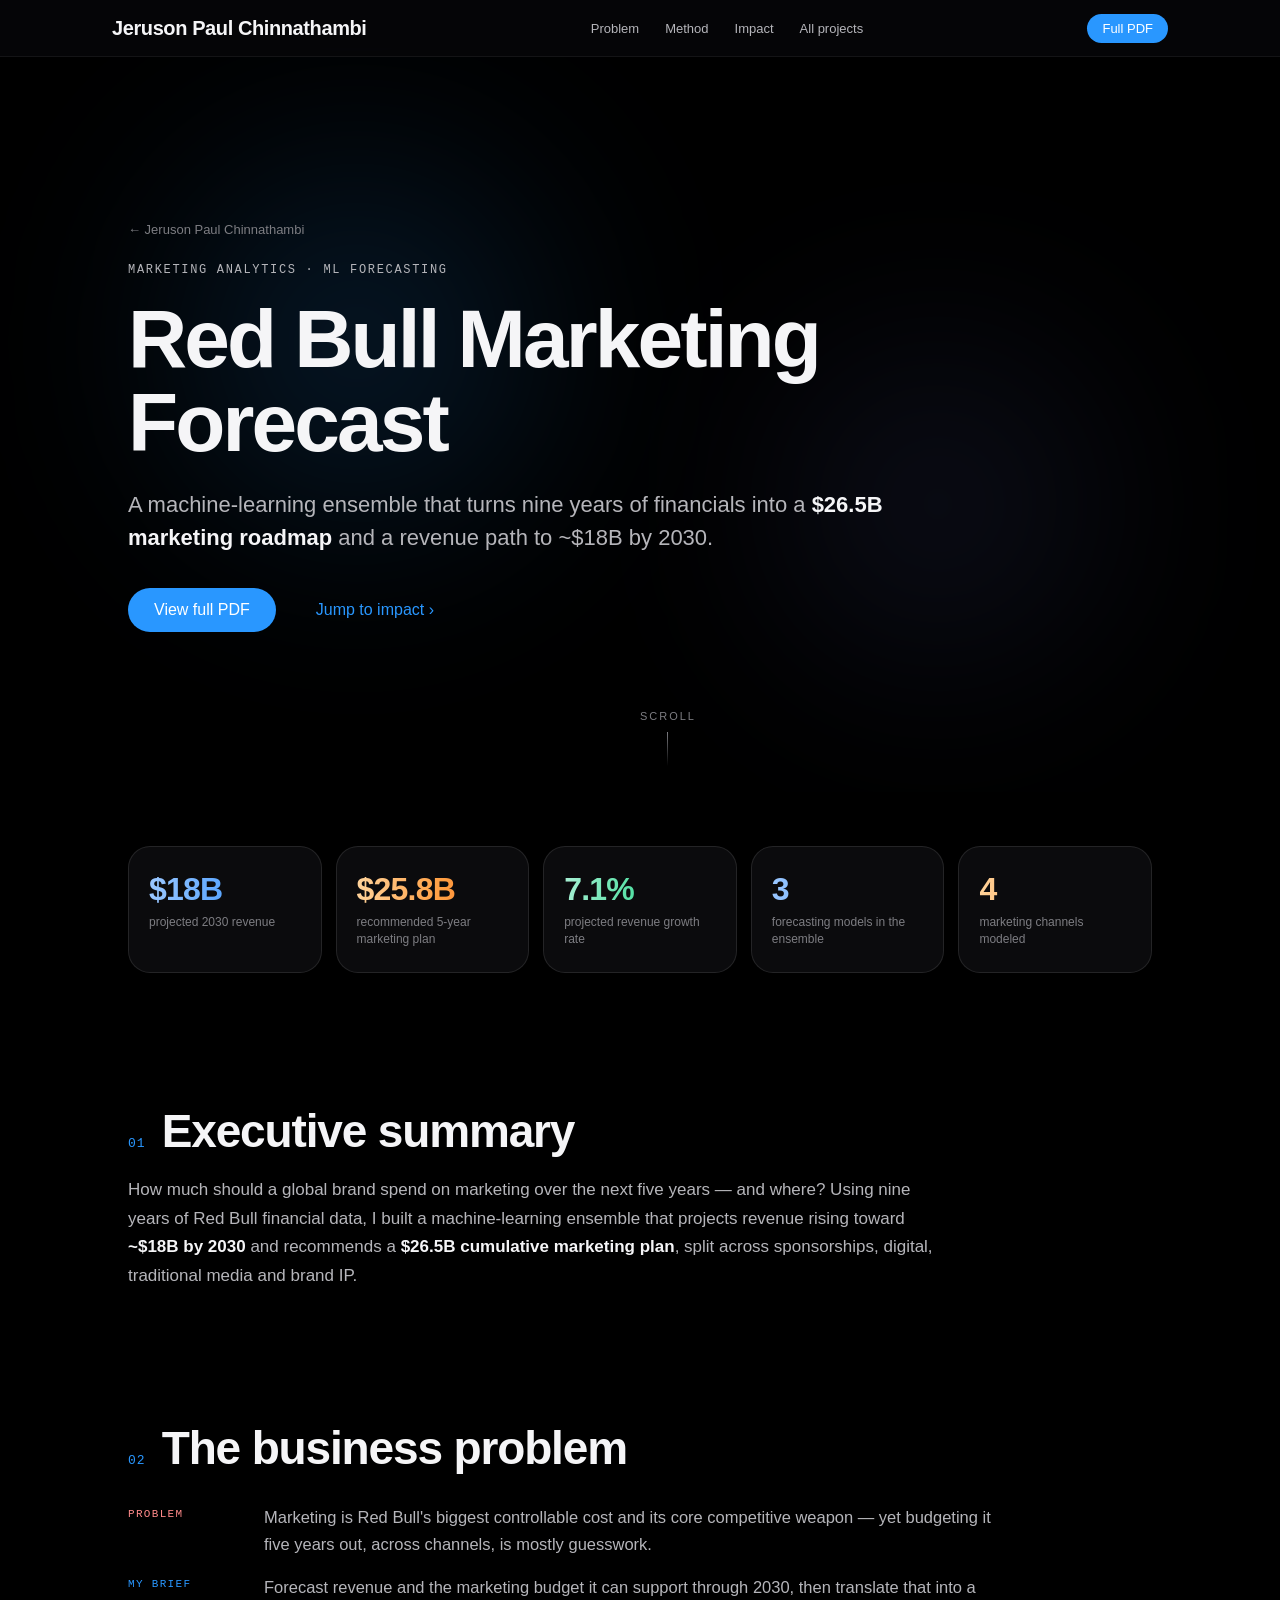
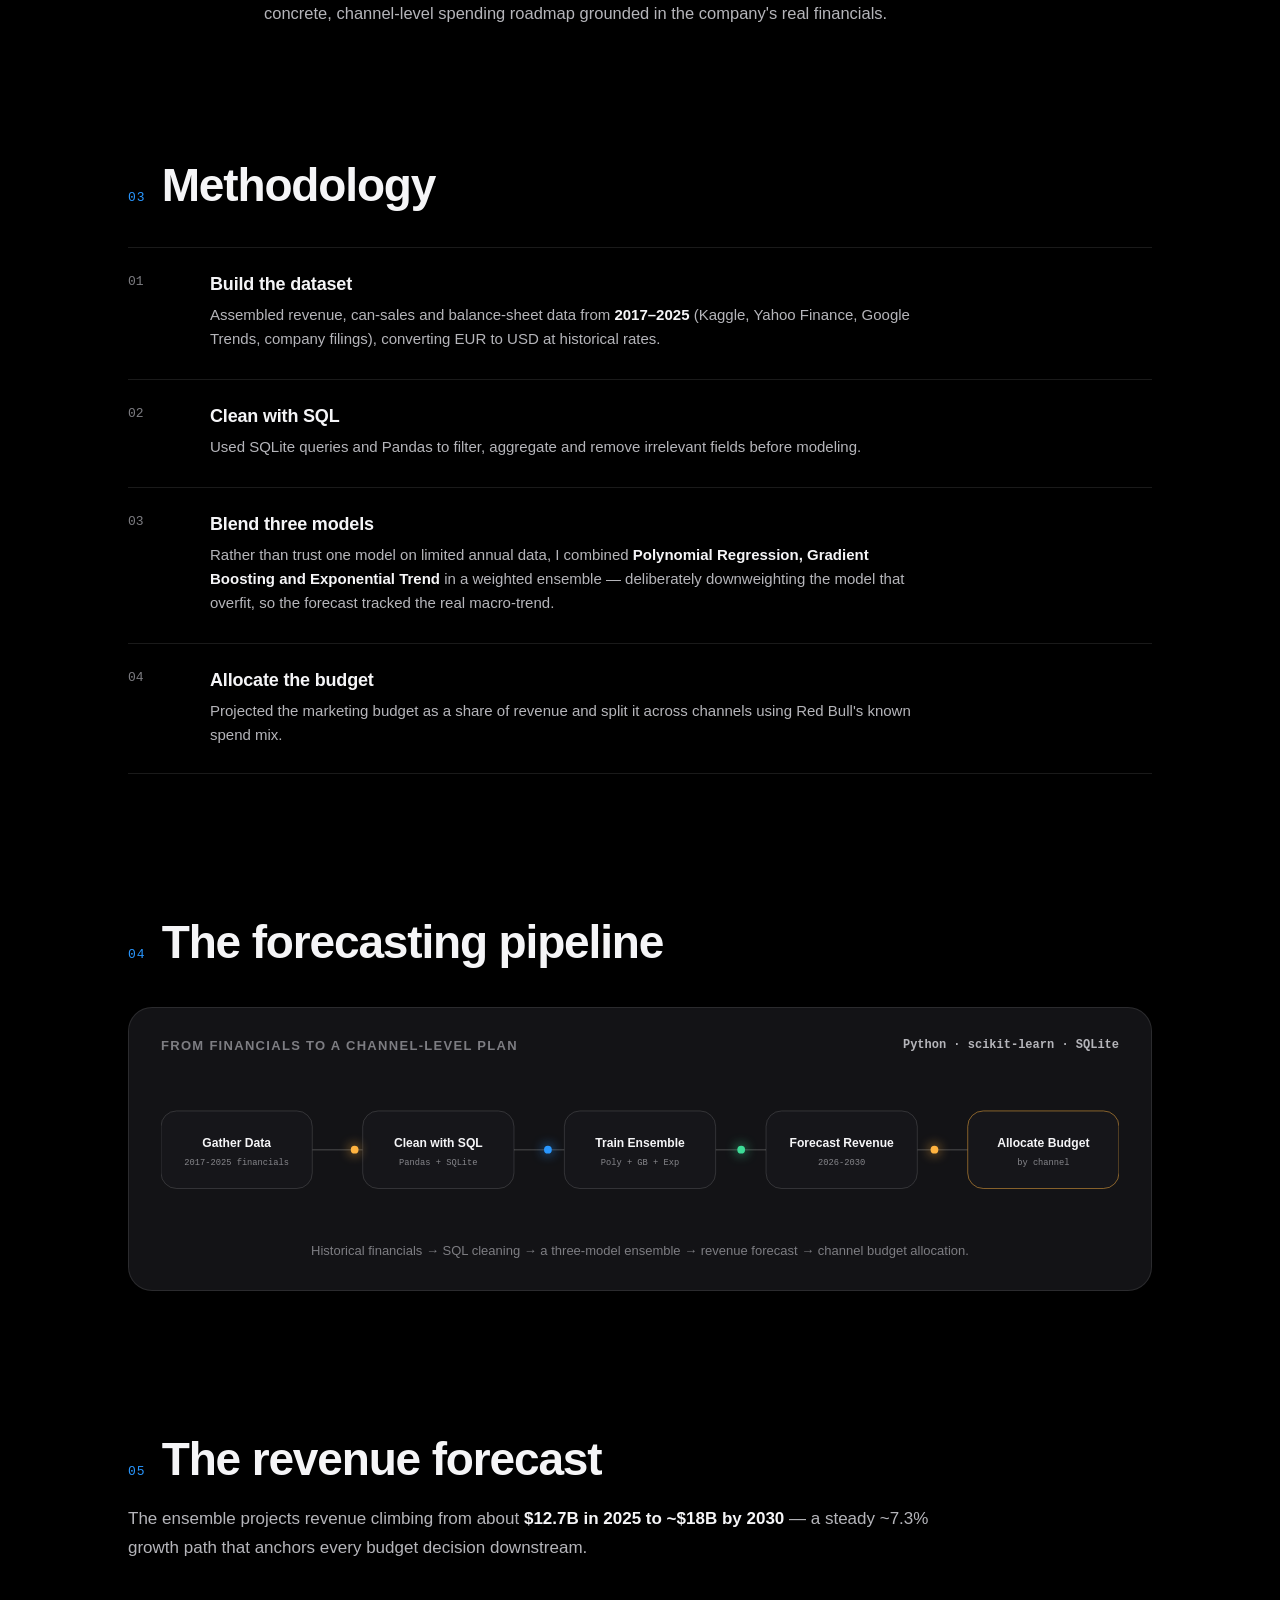
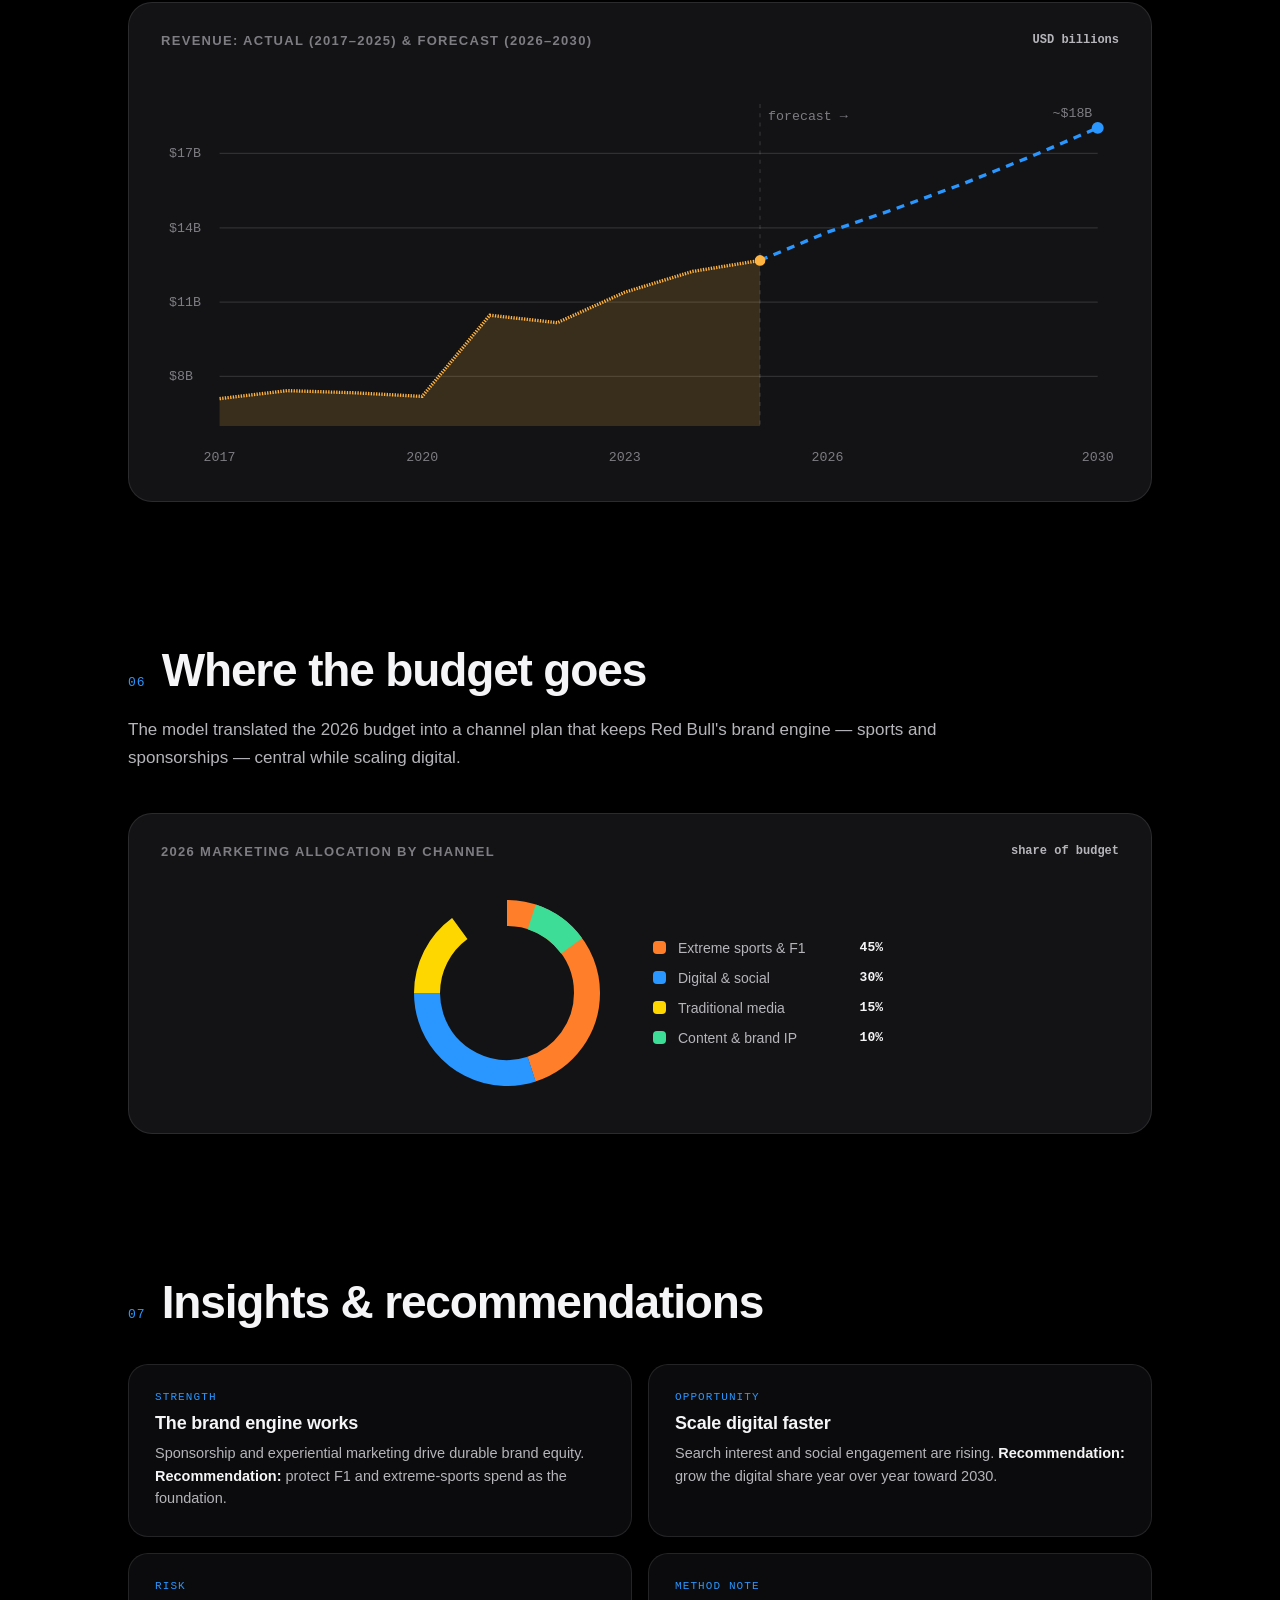
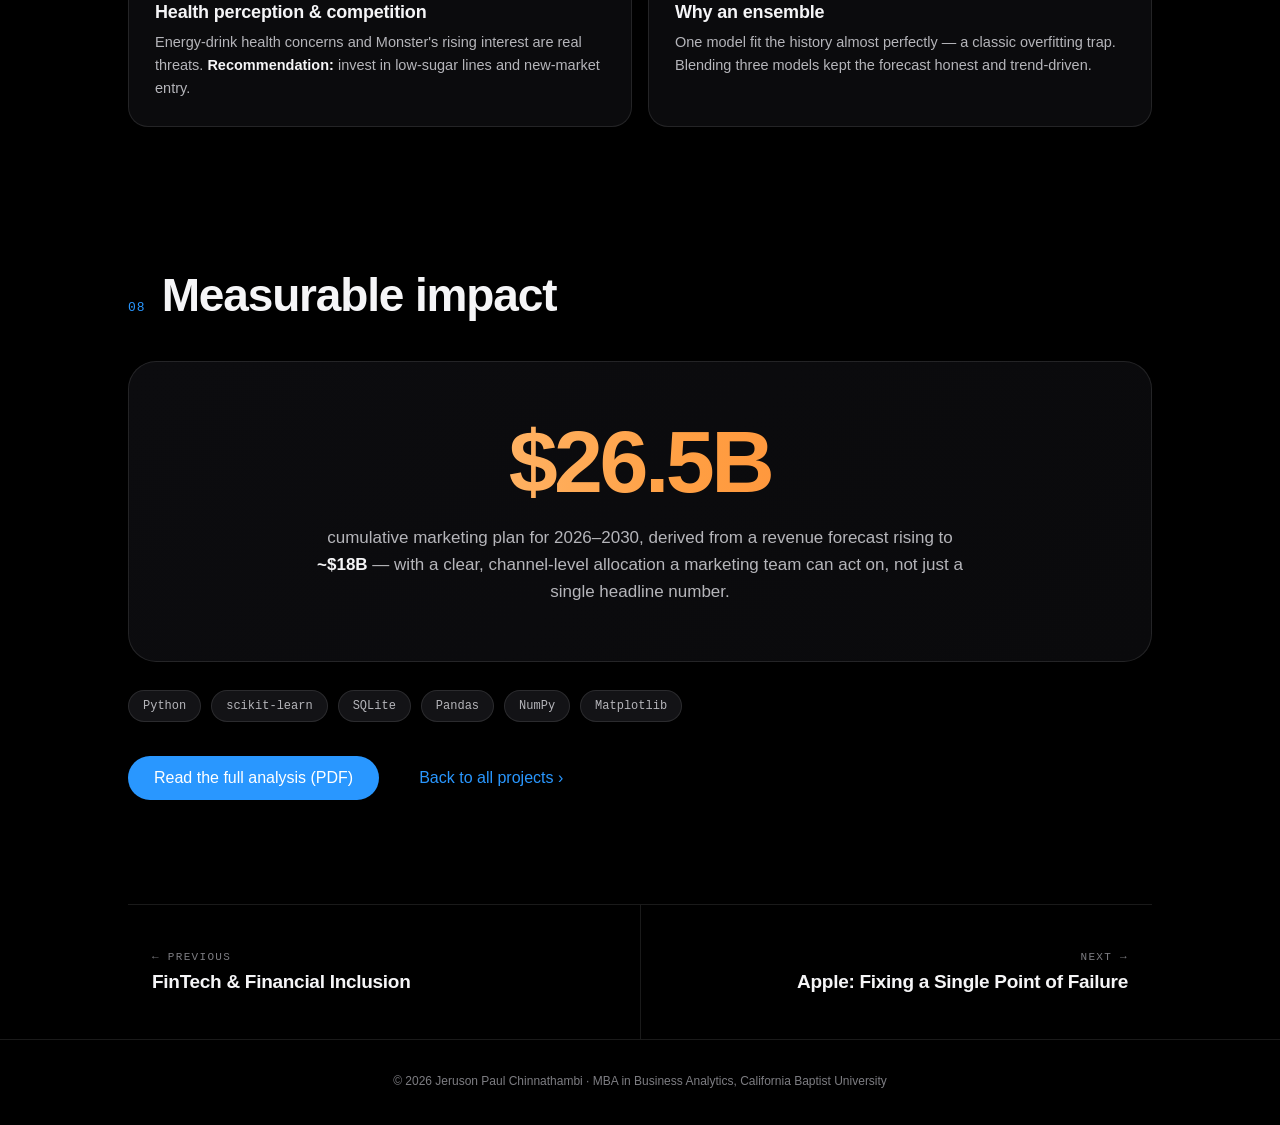
<file: projects/redbull-forecasting.html>
<!DOCTYPE html>
<html lang="en">
<head>
<meta charset="UTF-8">
<meta name="viewport" content="width=device-width, initial-scale=1.0">
<title>Red Bull Marketing Forecast (ML) | Jeruson Paul Chinnathambi</title>
<meta name="description" content="A machine-learning ensemble projecting Red Bull revenue and a $26.5B channel-level marketing roadmap to 2030.">
<style>

:root{
  --bg:#000; --surface:#0b0b0d; --surface-2:#131316; --hairline:rgba(255,255,255,.10);
  --text:#f5f5f7; --text-2:#b5b5ba; --text-3:#7d7d82;
  --blue:#2997ff; --amber:#ffb340;
  --grad-hero:linear-gradient(96deg,#ffd49c 0%,#ff9f43 22%,#e8853b 38%,#8fb8ff 72%,#4d9fff 100%);
  --grad-warm:linear-gradient(96deg,#ffd49c,#ff9f43 55%,#ff7e29);
  --grad-cool:linear-gradient(96deg,#9cc8ff,#4d9fff 60%,#2563eb);
  --grad-mint:linear-gradient(96deg,#a8f0d4,#3ddc97 60%,#16a37a);
  --radius:28px;
  --font:-apple-system,BlinkMacSystemFont,"SF Pro Display","SF Pro Text","Helvetica Neue",Inter,Segoe UI,Roboto,sans-serif;
  --mono:"SF Mono",ui-monospace,SFMono-Regular,Menlo,Consolas,monospace;
}
*{margin:0;padding:0;box-sizing:border-box}
html{scroll-behavior:smooth}
body{background:var(--bg);color:var(--text);font-family:var(--font);-webkit-font-smoothing:antialiased;text-rendering:optimizeLegibility;overflow-x:hidden}
a{color:inherit;text-decoration:none}
img,svg{display:block;max-width:100%}
::selection{background:rgba(41,151,255,.35)}

/* nav */
.nav{position:fixed;top:0;left:0;right:0;z-index:100;backdrop-filter:saturate(180%) blur(20px);-webkit-backdrop-filter:saturate(180%) blur(20px);background:rgba(8,8,10,.72);border-bottom:1px solid rgba(255,255,255,.06)}
.nav-inner{max-width:1100px;margin:0 auto;height:56px;display:flex;align-items:center;justify-content:space-between;padding:0 22px;gap:18px}
.nav .brand{font-size:20px;font-weight:700;letter-spacing:-.02em;white-space:nowrap}
.nav .brand .dot{color:var(--blue)}
.nav ul{display:flex;gap:26px;list-style:none}
.nav ul a{font-size:13px;color:var(--text-2);transition:color .25s}
.nav ul a:hover{color:#fff}
.nav .cta{font-size:13px;background:var(--blue);color:#fff;padding:7px 15px;border-radius:980px;transition:background .25s;white-space:nowrap}
.nav .cta:hover{background:#52aaff}
@media(max-width:820px){.nav ul{display:none}.nav .brand{font-size:16px}}

/* generic section */
section{position:relative;padding:104px 24px}
.wrap{max-width:1024px;margin:0 auto}
.wrap-wide{max-width:1140px;margin:0 auto}
.kicker{font-size:13px;font-weight:600;letter-spacing:.14em;text-transform:uppercase;color:var(--text-3);margin-bottom:18px}
h2.head{font-size:clamp(34px,5.2vw,60px);font-weight:700;letter-spacing:-.03em;line-height:1.06}
.grad-warm{background:var(--grad-warm);-webkit-background-clip:text;background-clip:text;color:transparent}
.grad-cool{background:var(--grad-cool);-webkit-background-clip:text;background-clip:text;color:transparent}
.grad-mint{background:var(--grad-mint);-webkit-background-clip:text;background-clip:text;color:transparent}
.lede{font-size:clamp(17px,2vw,20px);color:var(--text-2);line-height:1.55;max-width:760px;margin-top:22px}
.lede strong{color:var(--text);font-weight:600}

/* reveal */
.rv{opacity:0;transform:translateY(46px);transition:opacity 1s cubic-bezier(.22,1,.36,1),transform 1s cubic-bezier(.22,1,.36,1)}
.rv.in{opacity:1;transform:none}
.rv-d1{transition-delay:.1s}.rv-d2{transition-delay:.2s}.rv-d3{transition-delay:.3s}

/* buttons */
.btn{display:inline-flex;align-items:center;gap:8px;font-size:16px;font-weight:500;padding:13px 26px;border-radius:980px;transition:transform .3s cubic-bezier(.22,1,.36,1),background .25s,box-shadow .3s}
.btn-fill{background:var(--blue);color:#fff}
.btn-fill:hover{background:#52aaff;transform:translateY(-2px);box-shadow:0 10px 34px rgba(41,151,255,.35)}
.btn-ghost{color:var(--blue)}
.btn-ghost:hover{text-decoration:underline}

/* ============ HOME HERO ============ */
.hero{position:relative;min-height:100svh;display:flex;align-items:center;justify-content:center;text-align:center;overflow:hidden;padding:130px 24px 90px}
.hero-glow{position:absolute;inset:0;pointer-events:none}
.hero-glow .orb{position:absolute;border-radius:50%;filter:blur(90px);opacity:.55;will-change:transform}
.orb-a{width:560px;height:560px;background:radial-gradient(circle at 35% 35%,rgba(255,159,67,.55),transparent 65%);top:8%;left:50%;margin-left:-440px;animation:drift1 14s ease-in-out infinite alternate}
.orb-b{width:620px;height:620px;background:radial-gradient(circle at 60% 50%,rgba(41,151,255,.4),transparent 65%);top:26%;left:50%;margin-left:-80px;animation:drift2 17s ease-in-out infinite alternate}
.orb-c{width:380px;height:380px;background:radial-gradient(circle at 50% 50%,rgba(255,212,156,.35),transparent 65%);bottom:4%;left:50%;margin-left:-190px;animation:drift3 12s ease-in-out infinite alternate}
@keyframes drift1{from{transform:translate(0,0) scale(1)}to{transform:translate(70px,40px) scale(1.12)}}
@keyframes drift2{from{transform:translate(0,0) scale(1.05)}to{transform:translate(-60px,-50px) scale(.95)}}
@keyframes drift3{from{transform:translate(0,0)}to{transform:translate(40px,-60px) scale(1.1)}}
.hero-content{position:relative;z-index:2;max-width:1000px}
.hero .name{font-size:clamp(27px,4.6vw,54px);font-weight:700;letter-spacing:-.02em;line-height:1.04;opacity:0;animation:riseIn 1s .12s cubic-bezier(.22,1,.36,1) forwards}
.hero .name .grad{background:var(--grad-hero);-webkit-background-clip:text;background-clip:text;color:transparent;background-size:200% 100%;animation:gradShift 9s ease-in-out infinite alternate}
.hero .role{font-size:clamp(13px,1.5vw,16px);font-weight:600;letter-spacing:.16em;text-transform:uppercase;color:var(--text-3);margin-top:14px;opacity:0;animation:riseIn 1s .3s cubic-bezier(.22,1,.36,1) forwards}
.hero h1{font-size:clamp(44px,8vw,96px);line-height:1.03;font-weight:700;letter-spacing:-.035em;margin:26px 0 0;opacity:0;animation:riseIn 1.1s .46s cubic-bezier(.22,1,.36,1) forwards}
.hero h1 .grad{background:var(--grad-hero);-webkit-background-clip:text;background-clip:text;color:transparent;background-size:200% 100%;animation:gradShift 9s ease-in-out infinite alternate}
@keyframes gradShift{from{background-position:0% 50%}to{background-position:100% 50%}}
.hero .sub{font-size:clamp(18px,2.3vw,23px);color:var(--text-2);max-width:680px;margin:22px auto 0;line-height:1.5;opacity:0;animation:riseIn 1.1s .62s cubic-bezier(.22,1,.36,1) forwards}
.hero .actions{margin-top:36px;display:flex;gap:14px;justify-content:center;flex-wrap:wrap;opacity:0;animation:riseIn 1.1s .8s cubic-bezier(.22,1,.36,1) forwards}
@keyframes riseIn{from{opacity:0;transform:translateY(34px)}to{opacity:1;transform:translateY(0)}}
.scroll-hint{position:absolute;bottom:26px;left:50%;transform:translateX(-50%);color:var(--text-3);font-size:11px;letter-spacing:.18em;text-transform:uppercase;opacity:0;animation:riseIn 1s 1.3s forwards}
.scroll-hint::after{content:"";display:block;width:1px;height:34px;background:linear-gradient(to bottom,var(--text-3),transparent);margin:10px auto 0;animation:pulseLine 2.2s ease-in-out infinite}
@keyframes pulseLine{0%,100%{opacity:.35}50%{opacity:1}}

/* stats band */
.stats{display:grid;grid-template-columns:repeat(4,1fr);gap:18px;margin-top:60px}
.stat{background:var(--surface);border:1px solid var(--hairline);border-radius:var(--radius);padding:32px 26px;transition:transform .5s cubic-bezier(.22,1,.36,1),border-color .4s}
.stat:hover{transform:translateY(-6px);border-color:rgba(255,255,255,.22)}
.stat .num{font-size:clamp(32px,4vw,44px);font-weight:700;letter-spacing:-.03em;background:var(--grad-hero);-webkit-background-clip:text;background-clip:text;color:transparent}
.stat .lbl{font-size:14px;color:var(--text-2);margin-top:8px;line-height:1.45}
@media(max-width:880px){.stats{grid-template-columns:repeat(2,1fr)}}
@media(max-width:520px){.stats{grid-template-columns:1fr}}

/* flagship teaser (home) */
.flagship{background:linear-gradient(to bottom,#000 0%,#070708 18%,#0a0a0c 100%)}
.flag-card{margin-top:50px;background:linear-gradient(135deg,#101014,#0b0b0d 60%);border:1px solid var(--hairline);border-radius:var(--radius);padding:clamp(28px,4vw,52px);overflow:hidden;position:relative;transition:border-color .4s,box-shadow .55s,transform .55s cubic-bezier(.22,1,.36,1);display:block}
.flag-card:hover{border-color:rgba(255,255,255,.2);box-shadow:0 28px 70px rgba(0,0,0,.55);transform:translateY(-6px)}
.flag-tag{font-family:var(--mono);font-size:11px;letter-spacing:.12em;text-transform:uppercase;color:var(--amber)}
.flag-card h3{font-size:clamp(26px,3.4vw,40px);font-weight:700;letter-spacing:-.025em;line-height:1.08;margin:14px 0 16px}
.flag-card p{font-size:16.5px;line-height:1.6;color:var(--text-2);max-width:760px}
.flag-card p strong{color:var(--text);font-weight:600}
.flag-mini{display:grid;grid-template-columns:repeat(4,1fr);gap:14px;margin:30px 0 8px}
.flag-mini .m{background:var(--surface-2);border:1px solid var(--hairline);border-radius:18px;padding:18px}
.flag-mini .v{font-size:clamp(20px,2.4vw,28px);font-weight:700;letter-spacing:-.02em}
.flag-mini .v.warm{background:var(--grad-warm);-webkit-background-clip:text;background-clip:text;color:transparent}
.flag-mini .k{font-size:12px;color:var(--text-3);margin-top:5px;line-height:1.4}
.flag-open{margin-top:24px;display:inline-flex;align-items:center;gap:8px;color:var(--blue);font-weight:600;font-size:16px}
.flag-open .arr{transition:transform .35s cubic-bezier(.22,1,.36,1)}
.flag-card:hover .flag-open .arr{transform:translateX(5px)}
@media(max-width:760px){.flag-mini{grid-template-columns:1fr 1fr}}

/* research cards */
.cards{display:grid;grid-template-columns:repeat(3,1fr);gap:20px;margin-top:56px}
.card{background:var(--surface);border:1px solid var(--hairline);border-radius:var(--radius);padding:32px 28px;display:flex;flex-direction:column;gap:13px;transition:transform .55s cubic-bezier(.22,1,.36,1),border-color .4s,box-shadow .55s;position:relative;overflow:hidden}
.card::before{content:"";position:absolute;top:0;left:0;right:0;height:1px;background:linear-gradient(90deg,transparent,rgba(255,255,255,.35),transparent);opacity:0;transition:opacity .5s}
.card:hover{transform:translateY(-8px);border-color:rgba(255,255,255,.2);box-shadow:0 24px 60px rgba(0,0,0,.55)}
.card:hover::before{opacity:1}
.card .tag{font-family:var(--mono);font-size:11px;letter-spacing:.1em;text-transform:uppercase;color:var(--text-3)}
.card .tag.hl{color:var(--amber)}
.card h4{font-size:20px;font-weight:700;letter-spacing:-.015em;line-height:1.25}
.card p{font-size:14.5px;line-height:1.58;color:var(--text-2);flex:1}
.card p strong{color:var(--text);font-weight:600}
.card .open{font-size:14px;color:var(--blue);font-weight:500;display:inline-flex;align-items:center;gap:6px;margin-top:2px}
.card .open .arr{transition:transform .35s cubic-bezier(.22,1,.36,1)}
.card:hover .open .arr{transform:translateX(4px)}
@media(max-width:860px){.cards{grid-template-columns:1fr}}

/* experience */
.xp{margin-top:56px;display:flex;flex-direction:column}
.xp-item{display:grid;grid-template-columns:200px 1fr;gap:34px;padding:40px 0;border-top:1px solid var(--hairline)}
.xp-item:last-child{border-bottom:1px solid var(--hairline)}
.xp-when{font-family:var(--mono);font-size:12.5px;color:var(--text-3);padding-top:6px}
.xp-role{font-size:21px;font-weight:700;letter-spacing:-.015em}
.xp-org{font-size:14.5px;color:var(--amber);margin-top:4px;font-weight:500}
.xp-body{font-size:15px;color:var(--text-2);line-height:1.65;margin-top:14px;max-width:680px}
.xp-body strong{color:var(--text);font-weight:600}
@media(max-width:700px){.xp-item{grid-template-columns:1fr;gap:8px}}

/* skills */
.skill-groups{display:grid;grid-template-columns:repeat(3,1fr);gap:20px;margin-top:56px}
.sg{background:var(--surface);border:1px solid var(--hairline);border-radius:var(--radius);padding:30px 28px}
.sg h5{font-size:13px;letter-spacing:.12em;text-transform:uppercase;color:var(--text-3);margin-bottom:18px;font-weight:600}
.sg ul{list-style:none;display:flex;flex-wrap:wrap;gap:9px}
.sg li{font-size:13px;color:var(--text-2);background:var(--surface-2);border:1px solid var(--hairline);padding:7px 13px;border-radius:980px}
@media(max-width:860px){.skill-groups{grid-template-columns:1fr 1fr}}
@media(max-width:540px){.skill-groups{grid-template-columns:1fr}}

/* contact */
.contact{text-align:center;padding-bottom:150px}
.contact h2{font-size:clamp(42px,7vw,84px);font-weight:700;letter-spacing:-.035em;line-height:1.04}
.contact h2 .grad{background:var(--grad-hero);-webkit-background-clip:text;background-clip:text;color:transparent;background-size:200% 100%;animation:gradShift 9s ease-in-out infinite alternate}
.contact .sub{font-size:18px;color:var(--text-2);margin-top:20px}
.contact .actions{margin-top:36px;display:flex;gap:16px;justify-content:center;flex-wrap:wrap}
.contact .links{margin-top:44px;display:flex;gap:28px;justify-content:center;flex-wrap:wrap;font-size:14px;color:var(--text-3)}
.contact .links a{color:var(--text-2);transition:color .25s}
.contact .links a:hover{color:#fff}

footer{border-top:1px solid var(--hairline);padding:34px 24px;text-align:center;font-size:12px;color:var(--text-3)}

/* ===================== PROJECT PAGE ===================== */
.phero{position:relative;min-height:88svh;display:flex;align-items:center;overflow:hidden;padding:150px 24px 90px}
.phero-glow{position:absolute;inset:0;pointer-events:none}
.phero-glow .o{position:absolute;border-radius:50%;filter:blur(100px);opacity:.5}
.phero-content{position:relative;z-index:2;max-width:1024px;margin:0 auto;width:100%}
.back-link{display:inline-flex;align-items:center;gap:7px;font-size:13px;color:var(--text-3);margin-bottom:26px;transition:color .25s}
.back-link:hover{color:#fff}
.phero .ptag{font-family:var(--mono);font-size:12px;letter-spacing:.14em;text-transform:uppercase;color:var(--text-2);margin-bottom:20px}
.phero h1{font-size:clamp(40px,7vw,82px);font-weight:700;letter-spacing:-.035em;line-height:1.02}
.phero .psub{font-size:clamp(18px,2.2vw,22px);color:var(--text-2);line-height:1.5;max-width:760px;margin-top:24px}
.phero .psub strong{color:var(--text);font-weight:600}
.phero .pactions{margin-top:34px;display:flex;gap:14px;flex-wrap:wrap}

/* exec KPI strip */
.kpis{display:grid;grid-template-columns:repeat(5,1fr);gap:14px;margin-top:54px}
.kpi{background:var(--surface);border:1px solid var(--hairline);border-radius:22px;padding:24px 20px}
.kpi .v{font-size:clamp(24px,2.7vw,32px);font-weight:700;letter-spacing:-.025em}
.kpi .v.warm{background:var(--grad-warm);-webkit-background-clip:text;background-clip:text;color:transparent}
.kpi .v.cool{background:var(--grad-cool);-webkit-background-clip:text;background-clip:text;color:transparent}
.kpi .v.mint{background:var(--grad-mint);-webkit-background-clip:text;background-clip:text;color:transparent}
.kpi .k{font-size:12px;color:var(--text-3);margin-top:6px;line-height:1.4}
@media(max-width:920px){.kpis{grid-template-columns:repeat(3,1fr)}}
@media(max-width:560px){.kpis{grid-template-columns:1fr 1fr}}

/* section heading w/ index */
.sec-head{display:flex;align-items:baseline;gap:16px;margin-bottom:8px}
.sec-head .ix{font-family:var(--mono);font-size:13px;color:var(--blue);letter-spacing:.08em}
h2.sec-title{font-size:clamp(28px,4vw,46px);font-weight:700;letter-spacing:-.025em;line-height:1.08}
.sec-body{font-size:17px;line-height:1.68;color:var(--text-2);max-width:820px;margin-top:20px}
.sec-body strong{color:var(--text);font-weight:600}
.sec-body + .sec-body{margin-top:16px}

/* problem/action/result blocks */
.par{display:grid;grid-template-columns:120px 1fr;gap:16px;margin-top:30px;max-width:880px}
.par .lab{font-family:var(--mono);font-size:11px;letter-spacing:.12em;text-transform:uppercase;padding-top:4px}
.par .lab.p{color:#ff8a8a}.par .lab.a{color:var(--blue)}.par .lab.r{color:#3ddc97}
.par .tx{font-size:16.5px;line-height:1.62;color:var(--text-2)}
.par .tx strong{color:var(--text);font-weight:600}
@media(max-width:560px){.par{grid-template-columns:1fr;gap:5px}.par .tx{margin-bottom:8px}}

/* numbered steps (methodology) */
.steps{margin-top:36px;display:flex;flex-direction:column;gap:2px;counter-reset:st}
.step{display:grid;grid-template-columns:62px 1fr;gap:20px;padding:26px 0;border-top:1px solid var(--hairline)}
.step:last-child{border-bottom:1px solid var(--hairline)}
.step .n{counter-increment:st;font-family:var(--mono);font-size:13px;color:var(--text-3)}
.step .n::before{content:counter(st,decimal-leading-zero)}
.step h4{font-size:18px;font-weight:600;letter-spacing:-.01em}
.step p{font-size:15px;line-height:1.6;color:var(--text-2);margin-top:8px;max-width:720px}
.step p strong{color:var(--text);font-weight:600}

/* panel wrapper for visuals */
.viz{margin-top:40px;background:var(--surface-2);border:1px solid var(--hairline);border-radius:24px;padding:30px clamp(16px,3vw,32px)}
.viz-title{font-size:13px;font-weight:600;letter-spacing:.1em;text-transform:uppercase;color:var(--text-3);margin-bottom:24px;display:flex;justify-content:space-between;flex-wrap:wrap;gap:8px}
.viz-title em{font-style:normal;color:var(--text-2);font-family:var(--mono);font-size:12px;text-transform:none;letter-spacing:0}

/* pipeline svg */
.pipe{width:100%;height:auto}
.pn{fill:#16161a;stroke:rgba(255,255,255,.14);stroke-width:1}
.pn.accent{stroke:rgba(255,179,64,.5)}
.pl{fill:#f5f5f7;font-family:var(--font);font-size:12.5px;font-weight:600}
.ps{fill:#86868b;font-family:var(--mono);font-size:9px}
.pln{stroke:rgba(255,255,255,.16);stroke-width:1.6;fill:none}
.pcap{font-size:13px;color:var(--text-3);margin-top:18px;text-align:center;line-height:1.5}

/* horizontal bars */
.hbars{display:flex;flex-direction:column;gap:15px}
.hbar-row{display:grid;grid-template-columns:minmax(120px,210px) 1fr 70px;gap:14px;align-items:center}
.hbar-name{font-size:14px;color:var(--text-2)}
.hbar-name.win{color:var(--text);font-weight:600}
.hbar-track{height:14px;background:#1a1a1e;border-radius:980px;overflow:hidden;border:1px solid var(--hairline)}
.hbar-fill{height:100%;width:0%;border-radius:980px;background:linear-gradient(90deg,#1d3a5f,#2997ff);transition:width 1.4s cubic-bezier(.22,1,.36,1)}
.hbar-fill.win{background:var(--grad-warm)}
.hbar-fill.neg{background:repeating-linear-gradient(135deg,#3a2026 0 6px,#241317 6px 12px)}
.hbar-fill.mint{background:var(--grad-mint)}
.hbar-val{font-family:var(--mono);font-size:13px;color:var(--text-2);text-align:right}
.hbar-val.win{color:var(--amber)}
@media(max-width:600px){.hbar-row{grid-template-columns:96px 1fr 56px}.hbar-name{font-size:12px}}

/* vertical bars */
.vbars{display:grid;grid-auto-flow:column;grid-auto-columns:1fr;gap:12px;align-items:end;height:250px}
.vcol{display:flex;flex-direction:column;justify-content:flex-end;height:100%;text-align:center}
.vbar{position:relative;border-radius:12px 12px 6px 6px;height:0%;transition:height 1.4s cubic-bezier(.22,1,.36,1);background:linear-gradient(to top,#1d3a5f,#2997ff)}
.vbar.warm{background:linear-gradient(to top,#7a4a14,#ffb340)}
.vbar.mint{background:linear-gradient(to top,#14573b,#3ddc97)}
.vbar.muted{background:linear-gradient(to top,#2c2c30,#5b5b63)}
.vbar.closed{background:repeating-linear-gradient(135deg,#232326 0 6px,#1a1a1d 6px 12px);border:1px dashed rgba(255,255,255,.15)}
.vbar .v{position:absolute;top:-24px;left:50%;transform:translateX(-50%);font-family:var(--mono);font-size:11px;color:var(--text-2);white-space:nowrap;opacity:0;transition:opacity .6s .9s}
.vbars.play .vbar .v{opacity:1}
.vlbl{font-size:11.5px;color:var(--text-3);margin-top:11px}
@media(max-width:560px){.vbars{gap:6px}.vbar .v{font-size:9px}}

/* two-state (before/after) grouped bars */
.region{display:flex;flex-direction:column;gap:16px}
.rg-row{display:grid;grid-template-columns:140px 1fr;gap:16px;align-items:center}
.rg-name{font-size:14px;color:var(--text-2)}
.rg-bars{display:flex;flex-direction:column;gap:7px}
.rg-bar{height:13px;border-radius:980px;position:relative;overflow:hidden;background:#1a1a1e;border:1px solid var(--hairline)}
.rg-fill{position:absolute;left:0;top:0;bottom:0;width:0%;border-radius:980px;transition:width 1.4s cubic-bezier(.22,1,.36,1)}
.rg-fill.now{background:linear-gradient(90deg,#5a2630,#ff6b6b)}
.rg-fill.rec{background:var(--grad-mint)}
.rg-tag{font-family:var(--mono);font-size:9.5px;color:var(--text-3);position:absolute;right:8px;top:50%;transform:translateY(-50%)}
.rg-legend{display:flex;gap:20px;margin-bottom:20px;font-size:12px;color:var(--text-3)}
.rg-legend span{display:inline-flex;align-items:center;gap:7px}
.rg-legend i{width:11px;height:11px;border-radius:3px;display:inline-block}
@media(max-width:560px){.rg-row{grid-template-columns:84px 1fr}}

/* donut */
.donut-wrap{display:flex;gap:36px;align-items:center;flex-wrap:wrap;justify-content:center}
.donut{flex:0 0 auto}
.donut circle{fill:none;stroke-width:26;stroke-dashoffset:0;transition:stroke-dasharray 1.5s cubic-bezier(.22,1,.36,1)}
.donut-legend{display:flex;flex-direction:column;gap:14px;min-width:230px}
.dl{display:flex;align-items:center;gap:12px;font-size:14px;color:var(--text-2)}
.dl i{width:13px;height:13px;border-radius:4px;flex:0 0 auto}
.dl b{color:var(--text);font-weight:600;margin-left:auto;font-family:var(--mono);font-size:13px}

/* line chart draw-on */
.linechart{width:100%;height:auto}
.lc-line{fill:none;stroke-width:2.5;stroke-dasharray:1;stroke-dashoffset:1;transition:stroke-dashoffset 2s ease}
.lc-line.in{stroke-dashoffset:0}
.lc-area{opacity:0;transition:opacity 1.2s ease .6s}
.lc-area.in{opacity:.16}
.lc-axis{stroke:rgba(255,255,255,.12);stroke-width:1}
.lc-txt{fill:#7d7d82;font-family:var(--mono);font-size:10px}
.lc-dot{opacity:0;transition:opacity .5s}
.lc-dot.in{opacity:1}

/* insight / reco cards */
.icards{display:grid;grid-template-columns:1fr 1fr;gap:16px;margin-top:36px}
.ic{background:var(--surface);border:1px solid var(--hairline);border-radius:20px;padding:26px;transition:border-color .4s,transform .5s cubic-bezier(.22,1,.36,1)}
.ic:hover{border-color:rgba(255,255,255,.2);transform:translateY(-4px)}
.ic .ic-n{font-family:var(--mono);font-size:11px;color:var(--blue);letter-spacing:.1em}
.ic h4{font-size:18px;font-weight:600;margin:10px 0 8px;letter-spacing:-.01em}
.ic p{font-size:14.5px;line-height:1.58;color:var(--text-2)}
.ic p strong{color:var(--text);font-weight:600}
@media(max-width:680px){.icards{grid-template-columns:1fr}}

/* impact band */
.impact{background:linear-gradient(135deg,#0c0c0f,#0a0a0c);border:1px solid var(--hairline);border-radius:var(--radius);padding:clamp(30px,5vw,56px);margin-top:40px;text-align:center}
.impact .big{font-size:clamp(44px,8vw,88px);font-weight:700;letter-spacing:-.04em;line-height:1;background:var(--grad-warm);-webkit-background-clip:text;background-clip:text;color:transparent}
.impact .big.mint{background:var(--grad-mint);-webkit-background-clip:text;background-clip:text;color:transparent}
.impact .cap{font-size:17px;color:var(--text-2);margin-top:18px;max-width:680px;margin-left:auto;margin-right:auto;line-height:1.6}
.impact .cap strong{color:var(--text);font-weight:600}

/* tools chips */
.tools{display:flex;flex-wrap:wrap;gap:10px;margin-top:28px}
.tool{font-family:var(--mono);font-size:12px;color:var(--text-2);background:var(--surface-2);border:1px solid var(--hairline);padding:8px 14px;border-radius:980px}

/* prev/next project nav */
.pnav{border-top:1px solid var(--hairline);display:grid;grid-template-columns:1fr 1fr}
.pnav a{padding:46px 24px;transition:background .3s}
.pnav a:hover{background:#0c0c0f}
.pnav a.next{text-align:right;border-left:1px solid var(--hairline)}
.pnav .dir{font-family:var(--mono);font-size:11px;letter-spacing:.12em;text-transform:uppercase;color:var(--text-3)}
.pnav .ttl{font-size:19px;font-weight:600;margin-top:8px;letter-spacing:-.015em;color:var(--text)}
.pnav-wrap{max-width:1024px;margin:0 auto}
@media(max-width:560px){.pnav{grid-template-columns:1fr}.pnav a.next{border-left:0;border-top:1px solid var(--hairline);text-align:left}}

/* experience detail */
.xp-desc{font-size:13.5px;color:var(--text-3);margin-top:8px;font-style:italic;line-height:1.5;max-width:680px}
.xp-list{margin-top:16px;display:flex;flex-direction:column;gap:13px;max-width:740px;list-style:none}
.xp-list li{position:relative;padding-left:22px;font-size:14.5px;line-height:1.6;color:var(--text-2)}
.xp-list li::before{content:"";position:absolute;left:0;top:9px;width:7px;height:7px;border-radius:50%;background:var(--blue)}
.xp-list li strong{color:var(--text);font-weight:600}

/* vision */
.vision{background:linear-gradient(to bottom,#070708,#000)}
.vision .vstate{font-size:clamp(24px,3.4vw,42px);font-weight:700;letter-spacing:-.025em;line-height:1.22;max-width:920px;margin-top:24px}
.pillars{display:grid;grid-template-columns:repeat(4,1fr);gap:18px;margin-top:50px}
.pillar{background:var(--surface);border:1px solid var(--hairline);border-radius:22px;padding:28px 24px;transition:transform .5s cubic-bezier(.22,1,.36,1),border-color .4s}
.pillar:hover{transform:translateY(-6px);border-color:rgba(255,255,255,.2)}
.pillar .pi{font-family:var(--mono);font-size:11px;letter-spacing:.1em;text-transform:uppercase;color:var(--blue)}
.pillar h4{font-size:18px;font-weight:600;margin:12px 0 8px;letter-spacing:-.01em}
.pillar p{font-size:14px;color:var(--text-2);line-height:1.55}
@media(max-width:880px){.pillars{grid-template-columns:1fr 1fr}}
@media(max-width:520px){.pillars{grid-template-columns:1fr}}

/* music */
.music-stats{display:grid;grid-template-columns:repeat(3,1fr);gap:16px;margin-top:46px}
.mstat{background:var(--surface);border:1px solid var(--hairline);border-radius:22px;padding:28px 24px}
.mstat .v{font-size:clamp(30px,4vw,42px);font-weight:700;letter-spacing:-.03em;background:var(--grad-warm);-webkit-background-clip:text;background-clip:text;color:transparent}
.mstat .k{font-size:13px;color:var(--text-2);margin-top:6px}
.charts{margin-top:24px;display:flex;flex-direction:column;gap:12px}
.chart-row{display:grid;grid-template-columns:64px 1fr auto;gap:18px;align-items:center;background:var(--surface);border:1px solid var(--hairline);border-radius:18px;padding:18px 22px;transition:border-color .4s,transform .5s cubic-bezier(.22,1,.36,1)}
.chart-row:hover{border-color:rgba(255,179,64,.4);transform:translateX(4px)}
.chart-rank{font-family:var(--mono);font-size:26px;font-weight:700;color:var(--amber);line-height:1}
.chart-rank span{font-size:14px;color:var(--text-3)}
.chart-info .t{font-size:16px;font-weight:600;letter-spacing:-.01em}
.chart-info .c{font-size:13px;color:var(--text-3);margin-top:3px}
.chart-meta{font-family:var(--mono);font-size:11px;color:var(--text-3);text-align:right;white-space:nowrap;line-height:1.5}
@media(max-width:600px){.chart-row{grid-template-columns:48px 1fr}.chart-meta{display:none}.music-stats{grid-template-columns:1fr}}

/* music gallery (masonry) */
.gallery{column-count:2;column-gap:20px;margin-top:14px}
.gcard{break-inside:avoid;margin-bottom:20px;background:var(--surface);border:1px solid var(--hairline);border-radius:22px;overflow:hidden;transition:transform .55s cubic-bezier(.22,1,.36,1),border-color .4s,box-shadow .55s}
.gcard:hover{transform:translateY(-6px);border-color:rgba(255,179,64,.4);box-shadow:0 24px 60px rgba(0,0,0,.5)}
.gcard img{width:100%;height:auto;display:block;border-bottom:1px solid var(--hairline)}
.gcard .meta{padding:18px 20px;display:flex;align-items:center;gap:16px}
.gcard .rank{font-family:var(--mono);font-size:28px;font-weight:700;color:var(--amber);line-height:1;flex:0 0 auto}
.gcard .rank span{font-size:14px;color:var(--text-3)}
.gcard .info .t{font-size:16px;font-weight:600;letter-spacing:-.01em;line-height:1.25}
.gcard .info .c{font-size:13px;color:var(--text-3);margin-top:4px}
.gcard .info .w{font-family:var(--mono);font-size:10.5px;color:var(--text-3);margin-top:5px;letter-spacing:.04em}
@media(max-width:760px){.gallery{column-count:1}}

.feature-banner{margin-top:14px;border-radius:22px;overflow:hidden;border:1px solid var(--hairline);transition:border-color .4s}
.feature-banner:hover{border-color:rgba(255,179,64,.4)}
.feature-banner img{width:100%;height:auto;display:block}
.feature-cap{font-size:14px;color:var(--text-3);margin-top:16px;text-align:center;line-height:1.5}

.btn-spotify{background:#1db954;color:#000;font-weight:600}
.btn-spotify:hover{background:#1ed760;transform:translateY(-2px);box-shadow:0 10px 34px rgba(29,185,84,.35)}
.nav .cta.spotify{background:#1db954;color:#000}
.nav .cta.spotify:hover{background:#1ed760}
.chart-row.linked{cursor:pointer}

/* project screenshot showcase (3D) */
.shots{margin-top:40px;display:flex;flex-direction:column;gap:46px;perspective:1500px}
.shot{position:relative}
.shot .glow{position:absolute;inset:-8% -4%;border-radius:34px;background:radial-gradient(circle at 50% 42%,rgba(180,100,255,.4),rgba(41,151,255,.2) 45%,transparent 72%);filter:blur(46px);z-index:0;opacity:.85;animation:shotPulse 7s ease-in-out infinite}
.shot .frame{position:relative;z-index:1;transform-style:preserve-3d;animation:shotFloat 8s ease-in-out infinite}
.shot img{display:block;width:100%;border-radius:16px;border:1px solid rgba(255,255,255,.14);box-shadow:0 44px 100px rgba(0,0,0,.65);transition:transform .5s cubic-bezier(.22,1,.36,1)}
.shot.tl img{transform:rotateY(8deg) rotateX(3deg)}
.shot.tr img{transform:rotateY(-8deg) rotateX(3deg)}
.shot:hover img{transform:rotateY(0deg) rotateX(0deg) scale(1.015)}
.shot-cap{font-size:14px;color:var(--text-3);margin-top:18px;text-align:center;line-height:1.5}
.shot-cap strong{color:var(--text-2);font-weight:600}
@keyframes shotFloat{0%,100%{transform:translateY(0)}50%{transform:translateY(-13px)}}
@keyframes shotPulse{0%,100%{opacity:.6}50%{opacity:.95}}

/* roadmap */
.road{margin-top:36px;display:grid;grid-template-columns:repeat(4,1fr);gap:16px}
.road .r{background:var(--surface);border:1px solid var(--hairline);border-radius:20px;padding:24px 22px;transition:transform .5s cubic-bezier(.22,1,.36,1),border-color .4s}
.road .r:hover{transform:translateY(-5px);border-color:rgba(255,255,255,.2)}
.road .r .v{font-family:var(--mono);font-size:11px;letter-spacing:.1em;text-transform:uppercase;color:var(--blue)}
.road .r h4{font-size:16px;font-weight:600;margin:10px 0 10px;letter-spacing:-.01em}
.road .r ul{list-style:none;display:flex;flex-direction:column;gap:7px}
.road .r li{font-size:13px;color:var(--text-2);line-height:1.45;padding-left:14px;position:relative}
.road .r li::before{content:"";position:absolute;left:0;top:8px;width:5px;height:5px;border-radius:50%;background:var(--amber)}
@media(max-width:880px){.road{grid-template-columns:1fr 1fr}}
@media(max-width:520px){.road{grid-template-columns:1fr}}

/* sparkles */
.sparkles{position:absolute;inset:0;pointer-events:none;overflow:hidden;z-index:1}
.sparkle{position:absolute;width:3px;height:3px;border-radius:50%;background:#fff;opacity:0;box-shadow:0 0 6px 1px rgba(255,255,255,.8);animation:twinkle var(--dur,4s) ease-in-out var(--del,0s) infinite}
.sparkle.amber{background:#ffd49c;box-shadow:0 0 7px 1px rgba(255,179,64,.9)}
.sparkle.blue{background:#bcdcff;box-shadow:0 0 7px 1px rgba(41,151,255,.9)}
@keyframes twinkle{0%,100%{opacity:0;transform:scale(.4)}50%{opacity:.95;transform:scale(1.15)}}

/* hero scroll-twist wrapper (JS-driven) */
.hero-content{will-change:transform,opacity,filter;transform-origin:center 32%}

/* hero avatar (3D) */
.hero-avatar{position:relative;width:clamp(140px,17vw,188px);height:clamp(140px,17vw,188px);margin:0 auto 30px;perspective:900px;opacity:0;animation:riseIn 1s .05s cubic-bezier(.22,1,.36,1) forwards}
.ha-tilt{position:relative;width:100%;height:100%;transform-style:preserve-3d;transition:transform .25s cubic-bezier(.22,1,.36,1)}
.ha-float{position:relative;width:100%;height:100%;transform-style:preserve-3d;animation:avFloat 6s ease-in-out infinite}
.ha-glow{position:absolute;inset:-26%;border-radius:50%;background:conic-gradient(from 0deg,#ff9f43,#ffd49c,#4d9fff,#8fb8ff,#ff9f43);filter:blur(30px);opacity:.5;animation:avSpin 9s linear infinite}
.ha-ring{position:absolute;inset:-7px;border-radius:50%;background:conic-gradient(from 0deg,#ffd49c,#ff9f43,#e8853b,#4d9fff,#9cc8ff,#ffd49c);animation:avSpin 9s linear infinite;-webkit-mask:radial-gradient(farthest-side,transparent calc(100% - 6px),#000 calc(100% - 5px));mask:radial-gradient(farthest-side,transparent calc(100% - 6px),#000 calc(100% - 5px))}
.ha-photo{position:absolute;inset:0;border-radius:50%;overflow:hidden;border:2px solid rgba(255,255,255,.14);box-shadow:0 22px 55px rgba(0,0,0,.6);transform:translateZ(45px)}
.ha-photo::after{content:"";position:absolute;inset:0;border-radius:50%;background:linear-gradient(150deg,rgba(255,179,64,.16),transparent 42%,transparent 62%,rgba(41,151,255,.18));pointer-events:none}
.ha-photo img{width:100%;height:100%;object-fit:cover;display:block}
@keyframes avFloat{0%,100%{transform:translateY(0)}50%{transform:translateY(-11px)}}
@keyframes avSpin{to{transform:rotate(360deg)}}

@media(prefers-reduced-motion:reduce){
  .shot .frame,.shot .glow{animation:none}
  .hero-avatar{opacity:1;animation:none}
  .ha-float,.ha-glow,.ha-ring{animation:none}
  *,*::before,*::after{animation-duration:.001s!important;animation-iteration-count:1!important;transition-duration:.001s!important}
  .rv{opacity:1;transform:none}
  .hero .name,.hero .role,.hero h1,.hero .sub,.hero .actions,.scroll-hint{opacity:1;animation:none}
}

</style>
</head>
<body>
<nav class="nav"><div class="nav-inner"><a href="../index.html" class="brand">Jeruson Paul Chinnathambi</a><ul><li><a href="#problem">Problem</a></li><li><a href="#method">Method</a></li><li><a href="#impact">Impact</a></li><li><a href="../index.html#research">All projects</a></li></ul><a class="cta" href="../assets/papers/redbull-marketing-ml-analytics.pdf" target="_blank" rel="noopener">Full PDF</a></div></nav>
<header class="phero"><div class="phero-glow" aria-hidden="true"><div class="o" style="width:560px;height:560px;background:radial-gradient(circle,rgba(41,151,255,.45),transparent 65%);top:8%;left:6%"></div><div class="o" style="width:480px;height:480px;background:radial-gradient(circle,rgba(120,140,255,.3),transparent 65%);bottom:6%;right:8%"></div></div><div class="phero-content"><a href="../index.html" class="back-link">&larr; Jeruson Paul Chinnathambi</a><div class="ptag">Marketing analytics &middot; ML forecasting</div><h1>Red Bull Marketing Forecast</h1><p class="psub">A machine-learning ensemble that turns nine years of financials into a <strong>$26.5B marketing roadmap</strong> and a revenue path to ~$18B by 2030.</p><div class="pactions"><a class="btn btn-fill" href="../assets/papers/redbull-marketing-ml-analytics.pdf" target="_blank" rel="noopener">View full PDF</a><a class="btn btn-ghost" href="#impact">Jump to impact &rsaquo;</a></div></div><div class="scroll-hint">Scroll</div></header>
<section style="padding-top:0">
  <div class="wrap">
    <div class="kpis">
      <div class="kpi rv"><div class="v cool" data-count="18" data-prefix="$" data-suffix="B">0</div><div class="k">projected 2030 revenue</div></div>
      <div class="kpi rv rv-d1"><div class="v warm" data-count="26.5" data-dec="1" data-prefix="$" data-suffix="B">0</div><div class="k">recommended 5-year marketing plan</div></div>
      <div class="kpi rv rv-d1"><div class="v mint" data-count="7.3" data-dec="1" data-suffix="%">0</div><div class="k">projected revenue growth rate</div></div>
      <div class="kpi rv rv-d2"><div class="v cool" data-count="3">0</div><div class="k">forecasting models in the ensemble</div></div>
      <div class="kpi rv rv-d2"><div class="v warm" data-count="4">0</div><div class="k">marketing channels modeled</div></div>
    </div>
  </div>
</section>

<section style="padding-top:30px">
  <div class="wrap">
    <div class="sec-head rv"><span class="ix">01</span><h2 class="sec-title">Executive summary</h2></div>
    <p class="sec-body rv rv-d1">How much should a global brand spend on marketing over the next five years &mdash; and where? Using nine years of Red Bull financial data, I built a machine-learning ensemble that projects revenue rising toward <strong>~$18B by 2030</strong> and recommends a <strong>$26.5B cumulative marketing plan</strong>, split across sponsorships, digital, traditional media and brand IP.</p>
  </div>
</section>

<section id="problem" style="padding-top:30px">
  <div class="wrap">
    <div class="sec-head rv"><span class="ix">02</span><h2 class="sec-title">The business problem</h2></div>
    <div class="par rv rv-d1">
      <div class="lab p">Problem</div><div class="tx">Marketing is Red Bull's biggest controllable cost and its core competitive weapon &mdash; yet budgeting it five years out, across channels, is mostly guesswork.</div>
      <div class="lab a">My brief</div><div class="tx">Forecast revenue and the marketing budget it can support through 2030, then translate that into a concrete, channel-level spending roadmap grounded in the company's real financials.</div>
    </div>
  </div>
</section>

<section id="method" style="padding-top:30px">
  <div class="wrap">
    <div class="sec-head rv"><span class="ix">03</span><h2 class="sec-title">Methodology</h2></div>
    <div class="steps">
      <div class="step rv"><div class="n"></div><div><h4>Build the dataset</h4><p>Assembled revenue, can-sales and balance-sheet data from <strong>2017&ndash;2025</strong> (Kaggle, Yahoo Finance, Google Trends, company filings), converting EUR to USD at historical rates.</p></div></div>
      <div class="step rv"><div class="n"></div><div><h4>Clean with SQL</h4><p>Used SQLite queries and Pandas to filter, aggregate and remove irrelevant fields before modeling.</p></div></div>
      <div class="step rv"><div class="n"></div><div><h4>Blend three models</h4><p>Rather than trust one model on limited annual data, I combined <strong>Polynomial Regression, Gradient Boosting and Exponential Trend</strong> in a weighted ensemble &mdash; deliberately downweighting the model that overfit, so the forecast tracked the real macro-trend.</p></div></div>
      <div class="step rv"><div class="n"></div><div><h4>Allocate the budget</h4><p>Projected the marketing budget as a share of revenue and split it across channels using Red Bull's known spend mix.</p></div></div>
    </div>
  </div>
</section>

<section style="padding-top:40px">
  <div class="wrap">
    <div class="sec-head rv"><span class="ix">04</span><h2 class="sec-title">The forecasting pipeline</h2></div>
    <div class="viz rv rv-d1">
      <div class="viz-title"><span>From financials to a channel-level plan</span><em>Python &middot; scikit-learn &middot; SQLite</em></div>
      <svg class="pipe" viewBox="0 0 988 150" xmlns="http://www.w3.org/2000/svg" role="img" aria-label="Process pipeline">
<path id="lk0" class="pln" d="M156,75 L208,75"/>
<path id="lk1" class="pln" d="M364,75 L416,75"/>
<path id="lk2" class="pln" d="M572,75 L624,75"/>
<path id="lk3" class="pln" d="M780,75 L832,75"/>
<rect class="pn" x="0" y="35" width="156" height="80" rx="16"/>
<text class="pl" x="78" y="72" text-anchor="middle">Gather Data</text>
<text class="ps" x="78" y="91" text-anchor="middle">2017-2025 financials</text>
<rect class="pn" x="208" y="35" width="156" height="80" rx="16"/>
<text class="pl" x="286" y="72" text-anchor="middle">Clean with SQL</text>
<text class="ps" x="286" y="91" text-anchor="middle">Pandas + SQLite</text>
<rect class="pn" x="416" y="35" width="156" height="80" rx="16"/>
<text class="pl" x="494" y="72" text-anchor="middle">Train Ensemble</text>
<text class="ps" x="494" y="91" text-anchor="middle">Poly + GB + Exp</text>
<rect class="pn" x="624" y="35" width="156" height="80" rx="16"/>
<text class="pl" x="702" y="72" text-anchor="middle">Forecast Revenue</text>
<text class="ps" x="702" y="91" text-anchor="middle">2026-2030</text>
<rect class="pn accent" x="832" y="35" width="156" height="80" rx="16"/>
<text class="pl" x="910" y="72" text-anchor="middle">Allocate Budget</text>
<text class="ps" x="910" y="91" text-anchor="middle">by channel</text>
<circle r="4" fill="#ffb340" style="filter:drop-shadow(0 0 6px #ffb340)"><animateMotion dur="2.4s" begin="0.0s" repeatCount="indefinite"><mpath href="#lk0"/></animateMotion></circle>
<circle r="4" fill="#2997ff" style="filter:drop-shadow(0 0 6px #2997ff)"><animateMotion dur="2.4s" begin="0.4s" repeatCount="indefinite"><mpath href="#lk1"/></animateMotion></circle>
<circle r="4" fill="#3ddc97" style="filter:drop-shadow(0 0 6px #3ddc97)"><animateMotion dur="2.4s" begin="0.8s" repeatCount="indefinite"><mpath href="#lk2"/></animateMotion></circle>
<circle r="4" fill="#ffb340" style="filter:drop-shadow(0 0 6px #ffb340)"><animateMotion dur="2.4s" begin="1.2s" repeatCount="indefinite"><mpath href="#lk3"/></animateMotion></circle>
</svg>
      <p class="pcap">Historical financials &rarr; SQL cleaning &rarr; a three-model ensemble &rarr; revenue forecast &rarr; channel budget allocation.</p>
    </div>
  </div>
</section>

<section style="padding-top:40px">
  <div class="wrap">
    <div class="sec-head rv"><span class="ix">05</span><h2 class="sec-title">The revenue forecast</h2></div>
    <p class="sec-body rv rv-d1">The ensemble projects revenue climbing from about <strong>$12.7B in 2025 to ~$18B by 2030</strong> &mdash; a steady ~7.3% growth path that anchors every budget decision downstream.</p>
    <div class="viz rv rv-d1">
      <div class="viz-title"><span>Revenue: actual (2017&ndash;2025) &amp; forecast (2026&ndash;2030)</span><em>USD billions</em></div>
      <svg class="linechart" viewBox="0 0 720 300" xmlns="http://www.w3.org/2000/svg" role="img" aria-label="Red Bull revenue 2017 to 2030 with forecast">
<line class="lc-axis" x1="44" y1="228.8" x2="704" y2="228.8"/>
<text class="lc-txt" x="6" y="231.8">$8B</text>
<line class="lc-axis" x1="44" y1="172.9" x2="704" y2="172.9"/>
<text class="lc-txt" x="6" y="175.9">$11B</text>
<line class="lc-axis" x1="44" y1="117.1" x2="704" y2="117.1"/>
<text class="lc-txt" x="6" y="120.1">$14B</text>
<line class="lc-axis" x1="44" y1="61.2" x2="704" y2="61.2"/>
<text class="lc-txt" x="6" y="64.2">$17B</text>
<text class="lc-txt" x="44.0" y="292" text-anchor="middle">2017</text>
<text class="lc-txt" x="196.3" y="292" text-anchor="middle">2020</text>
<text class="lc-txt" x="348.6" y="292" text-anchor="middle">2023</text>
<text class="lc-txt" x="500.9" y="292" text-anchor="middle">2026</text>
<text class="lc-txt" x="704.0" y="292" text-anchor="middle">2030</text>
<line class="lc-axis" x1="450.2" y1="24" x2="450.2" y2="266" stroke-dasharray="3 4"/>
<text class="lc-txt" x="456.2" y="36">forecast &rarr;</text>
<path class="lc-area in" fill="#ffb340" d="M44.0,266.0 L44.0,245.5 94.8,239.5 145.5,241.1 196.3,243.8 247.1,182.8 297.8,188.4 348.6,165.5 399.4,149.9 450.2,141.6 L450.2,266.0 Z"/>
<polyline class="lc-line" stroke="#ffb340" points="44.0,245.5 94.8,239.5 145.5,241.1 196.3,243.8 247.1,182.8 297.8,188.4 348.6,165.5 399.4,149.9 450.2,141.6"/>
<polyline class="lc-line" stroke="#2997ff" stroke-dasharray="6 5" points="450.2,141.6 500.9,120.4 551.7,102.9 602.5,84.1 653.2,63.8 704.0,42.0" style="stroke-dasharray:6 5"/>
<circle class="lc-dot" cx="450.2" cy="141.6" r="4" fill="#ffb340"/>
<circle class="lc-dot" cx="704.0" cy="42.0" r="4.5" fill="#2997ff"/>
<text class="lc-txt" x="670.0" y="34.0" fill="#9cc8ff">~$18B</text>
</svg>
    </div>
  </div>
</section>

<section style="padding-top:40px">
  <div class="wrap">
    <div class="sec-head rv"><span class="ix">06</span><h2 class="sec-title">Where the budget goes</h2></div>
    <p class="sec-body rv rv-d1">The model translated the 2026 budget into a channel plan that keeps Red Bull's brand engine &mdash; sports and sponsorships &mdash; central while scaling digital.</p>
    <div class="viz rv rv-d1">
      <div class="viz-title"><span>2026 marketing allocation by channel</span><em>share of budget</em></div>
      <div class="donut-wrap">
        <svg class="donut" width="220" height="220" viewBox="0 0 220 220" role="img" aria-label="Channel allocation donut">
          <circle cx="110" cy="110" r="80" stroke="#ff7e29" data-dash="226 503" transform="rotate(-90 110 110)" stroke-dasharray="0 503"/>
          <circle cx="110" cy="110" r="80" stroke="#2997ff" data-dash="151 503" transform="rotate(72 110 110)" stroke-dasharray="0 503"/>
          <circle cx="110" cy="110" r="80" stroke="#ffd700" data-dash="75 503" transform="rotate(180 110 110)" stroke-dasharray="0 503"/>
          <circle cx="110" cy="110" r="80" stroke="#3ddc97" data-dash="50 503" transform="rotate(288 110 110)" stroke-dasharray="0 503"/>
        </svg>
        <div class="donut-legend">
          <div class="dl"><i style="background:#ff7e29"></i> Extreme sports &amp; F1 <b>45%</b></div>
          <div class="dl"><i style="background:#2997ff"></i> Digital &amp; social <b>30%</b></div>
          <div class="dl"><i style="background:#ffd700"></i> Traditional media <b>15%</b></div>
          <div class="dl"><i style="background:#3ddc97"></i> Content &amp; brand IP <b>10%</b></div>
        </div>
      </div>
    </div>
  </div>
</section>

<section style="padding-top:40px">
  <div class="wrap">
    <div class="sec-head rv"><span class="ix">07</span><h2 class="sec-title">Insights &amp; recommendations</h2></div>
    <div class="icards">
      <div class="ic rv"><div class="ic-n">STRENGTH</div><h4>The brand engine works</h4><p>Sponsorship and experiential marketing drive durable brand equity. <strong>Recommendation:</strong> protect F1 and extreme-sports spend as the foundation.</p></div>
      <div class="ic rv rv-d1"><div class="ic-n">OPPORTUNITY</div><h4>Scale digital faster</h4><p>Search interest and social engagement are rising. <strong>Recommendation:</strong> grow the digital share year over year toward 2030.</p></div>
      <div class="ic rv"><div class="ic-n">RISK</div><h4>Health perception &amp; competition</h4><p>Energy-drink health concerns and Monster's rising interest are real threats. <strong>Recommendation:</strong> invest in low-sugar lines and new-market entry.</p></div>
      <div class="ic rv rv-d1"><div class="ic-n">METHOD NOTE</div><h4>Why an ensemble</h4><p>One model fit the history almost perfectly &mdash; a classic overfitting trap. Blending three models kept the forecast honest and trend-driven.</p></div>
    </div>
  </div>
</section>

<section id="impact" style="padding-top:40px">
  <div class="wrap">
    <div class="sec-head rv"><span class="ix">08</span><h2 class="sec-title">Measurable impact</h2></div>
    <div class="impact rv rv-d1">
      <div class="big">$26.5B</div>
      <p class="cap">cumulative marketing plan for 2026&ndash;2030, derived from a revenue forecast rising to <strong>~$18B</strong> &mdash; with a clear, channel-level allocation a marketing team can act on, not just a single headline number.</p>
    </div>
    <div class="tools rv rv-d1"><span class="tool">Python</span><span class="tool">scikit-learn</span><span class="tool">SQLite</span><span class="tool">Pandas</span><span class="tool">NumPy</span><span class="tool">Matplotlib</span></div>
    <div class="pactions rv rv-d1" style="margin-top:34px;display:flex;gap:14px;flex-wrap:wrap">
      <a class="btn btn-fill" href="../assets/papers/redbull-marketing-ml-analytics.pdf" target="_blank" rel="noopener">Read the full analysis (PDF)</a>
      <a class="btn btn-ghost" href="../index.html#research">Back to all projects &rsaquo;</a>
    </div>
  </div>
</section>
<nav class="pnav-wrap"><div class="pnav"><a class="prev" href="fintech-inclusion.html"><div class="dir">&larr; Previous</div><div class="ttl">FinTech &amp; Financial Inclusion</div></a><a class="next" href="apple-supply-chain.html"><div class="dir">Next &rarr;</div><div class="ttl">Apple: Fixing a Single Point of Failure</div></a></div></nav><footer>&copy; 2026 Jeruson Paul Chinnathambi &middot; MBA in Business Analytics, California Baptist University</footer>
<script>

(function(){
  var reduced = window.matchMedia('(prefers-reduced-motion: reduce)').matches;

  // reveal
  var io = new IntersectionObserver(function(es){
    es.forEach(function(e){ if(e.isIntersecting){ e.target.classList.add('in'); io.unobserve(e.target);} });
  },{threshold:.14,rootMargin:'0px 0px -40px 0px'});
  document.querySelectorAll('.rv').forEach(function(el){ io.observe(el); });

  // counters
  function fmt(v,dec){ return v>=1000 ? Math.round(v).toLocaleString('en-US') : v.toFixed(dec); }
  function count(el){
    var t=parseFloat(el.dataset.count),dec=parseInt(el.dataset.dec||'0',10),pre=el.dataset.prefix||'',suf=el.dataset.suffix||'';
    if(reduced){el.textContent=pre+fmt(t,dec)+suf;return;}
    var s=null,d=1600;
    function step(ts){if(!s)s=ts;var p=Math.min((ts-s)/d,1);var e=1-Math.pow(1-p,3);el.textContent=pre+fmt(t*e,dec)+suf;if(p<1)requestAnimationFrame(step);}
    requestAnimationFrame(step);
  }
  var cio=new IntersectionObserver(function(es){es.forEach(function(e){if(e.isIntersecting){count(e.target);cio.unobserve(e.target);}});},{threshold:.5});
  document.querySelectorAll('[data-count]').forEach(function(el){cio.observe(el);});

  // generic grow-on-view (hbars width, vbars height)
  function grow(container){
    container.classList.add('play');
    container.querySelectorAll('.hbar-fill').forEach(function(f,i){ setTimeout(function(){ f.style.width=f.dataset.w+'%'; }, i*100); });
    container.querySelectorAll('.vbar').forEach(function(b){ b.style.height=b.dataset.h+'%'; });
    container.querySelectorAll('.rg-fill').forEach(function(f,i){ setTimeout(function(){ f.style.width=f.dataset.w+'%'; }, i*80); });
  }
  var gio=new IntersectionObserver(function(es){es.forEach(function(e){if(e.isIntersecting){grow(e.target);gio.unobserve(e.target);}});},{threshold:.35});
  document.querySelectorAll('.hbars,.vbars,.region').forEach(function(el){gio.observe(el);});

  // donut
  var dio=new IntersectionObserver(function(es){es.forEach(function(e){if(e.isIntersecting){
    e.target.querySelectorAll('circle').forEach(function(c){ c.setAttribute('stroke-dasharray', c.dataset.dash); });
    dio.unobserve(e.target);
  }});},{threshold:.4});
  document.querySelectorAll('.donut').forEach(function(el){dio.observe(el);});

  // line draw
  var lio=new IntersectionObserver(function(es){es.forEach(function(e){if(e.isIntersecting){
    e.target.querySelectorAll('.lc-line,.lc-area,.lc-dot').forEach(function(p){ p.classList.add('in'); });
    lio.unobserve(e.target);
  }});},{threshold:.3});
  document.querySelectorAll('.linechart').forEach(function(el){lio.observe(el);});

  // hero scroll twist + fade
  if(!reduced){
    var hc=document.querySelector('.hero-content');
    if(hc){
      var ticking=false;
      function twist(){
        var p=Math.min(window.scrollY/(window.innerHeight*0.72),1);
        var rx=p*17, rot=p*9, sc=1-p*0.3, ty=p*-26, bl=p*9;
        hc.style.transform='perspective(1100px) rotateX('+rx+'deg) rotate('+rot+'deg) scale('+sc+') translateY('+ty+'px)';
        hc.style.opacity=Math.max(0,1-p*1.25).toFixed(3);
        hc.style.filter='blur('+bl.toFixed(2)+'px)';
        ticking=false;
      }
      window.addEventListener('scroll',function(){ if(!ticking){requestAnimationFrame(twist);ticking=true;} },{passive:true});
      twist();
    }
  }

  // hero avatar 3D tilt
  if(!reduced){
    var av=document.getElementById('heroAvatar');
    var hero=document.querySelector('.hero');
    if(av&&hero){
      hero.addEventListener('pointermove',function(e){
        var r=hero.getBoundingClientRect();
        var x=(e.clientX-r.left)/r.width-0.5;
        var y=(e.clientY-r.top)/r.height-0.5;
        av.style.transform='rotateY('+(x*16)+'deg) rotateX('+(-y*16)+'deg)';
      });
      hero.addEventListener('pointerleave',function(){ av.style.transform='rotateY(0deg) rotateX(0deg)'; });
    }
  }

  // hero parallax
  if(!reduced){
    var orbs=document.querySelectorAll('.orb,.phero-glow .o');
    window.addEventListener('scroll',function(){
      var y=window.scrollY;
      if(y<window.innerHeight*1.3){ orbs.forEach(function(o,i){ o.style.transform='translateY('+(y*(0.06+(i*0.04)))+'px)'; }); }
    },{passive:true});
  }
})();

</script>
</body>
</html>
</file>
